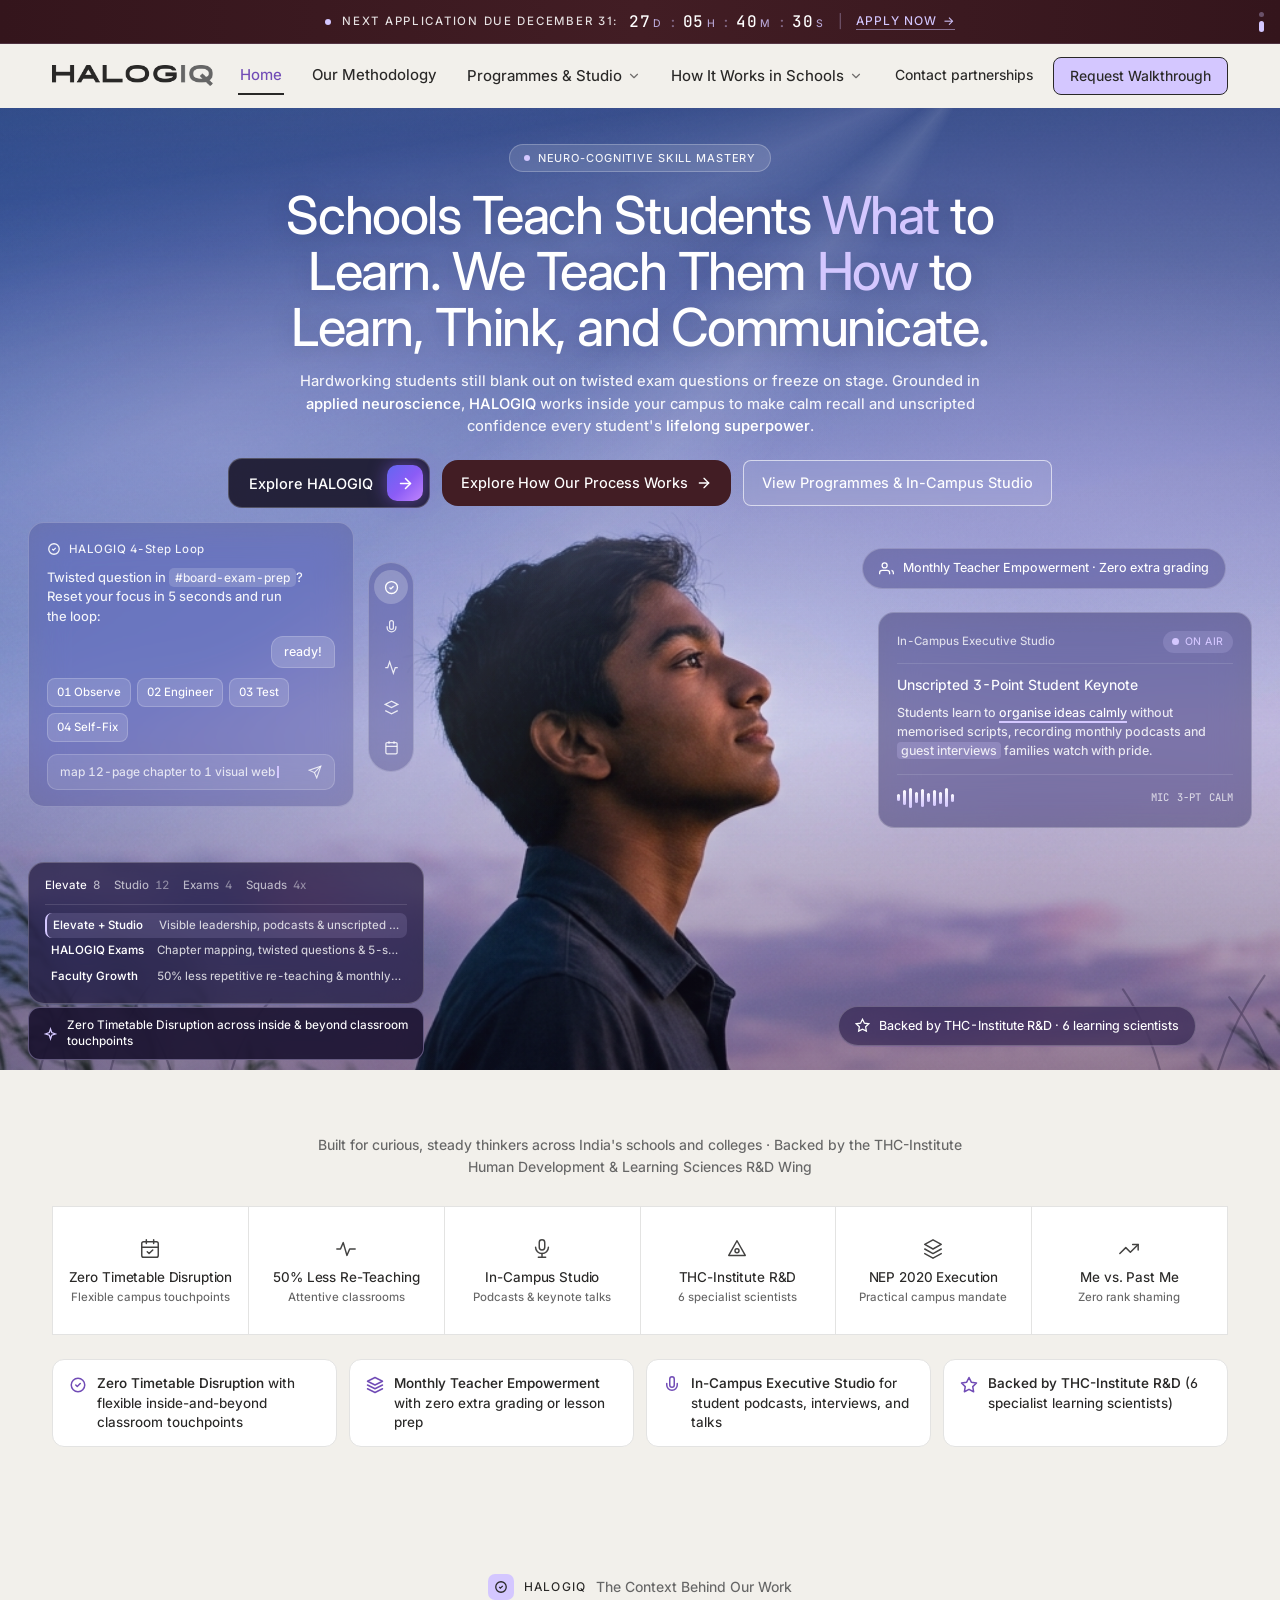
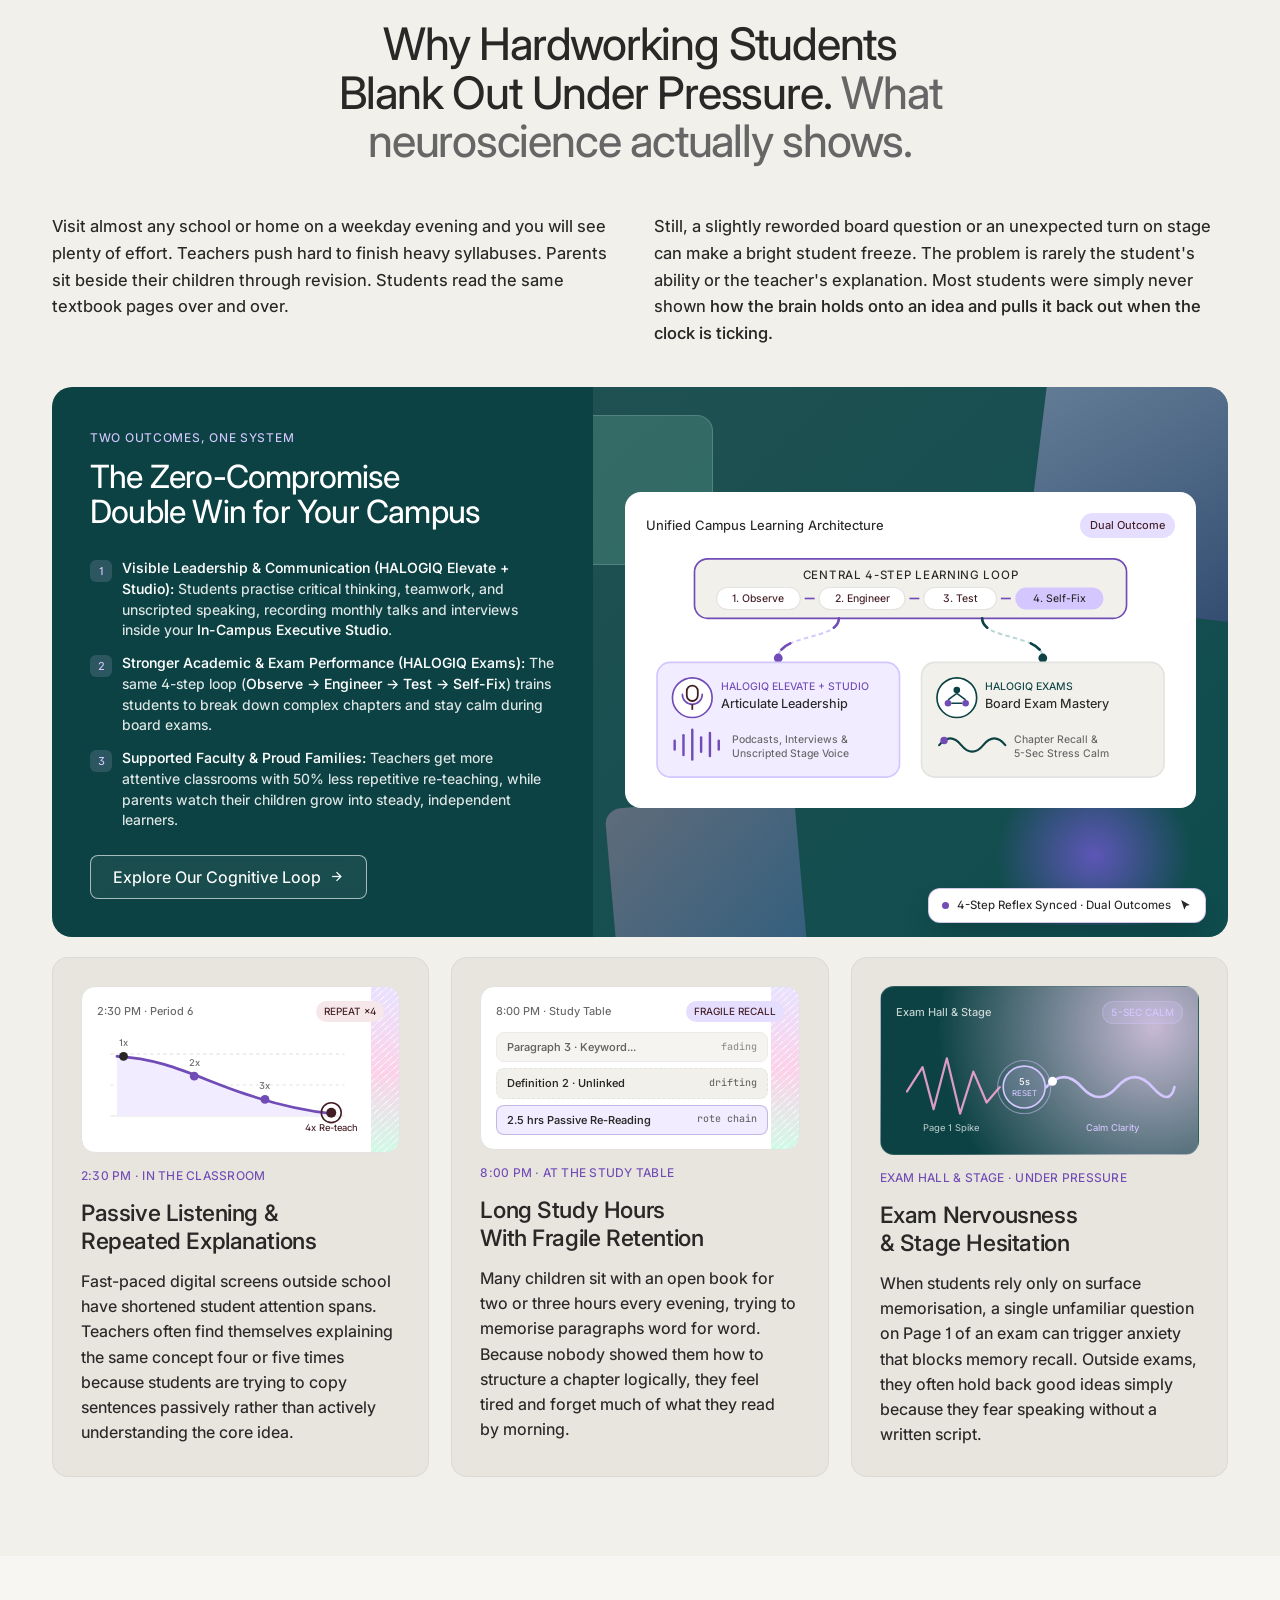
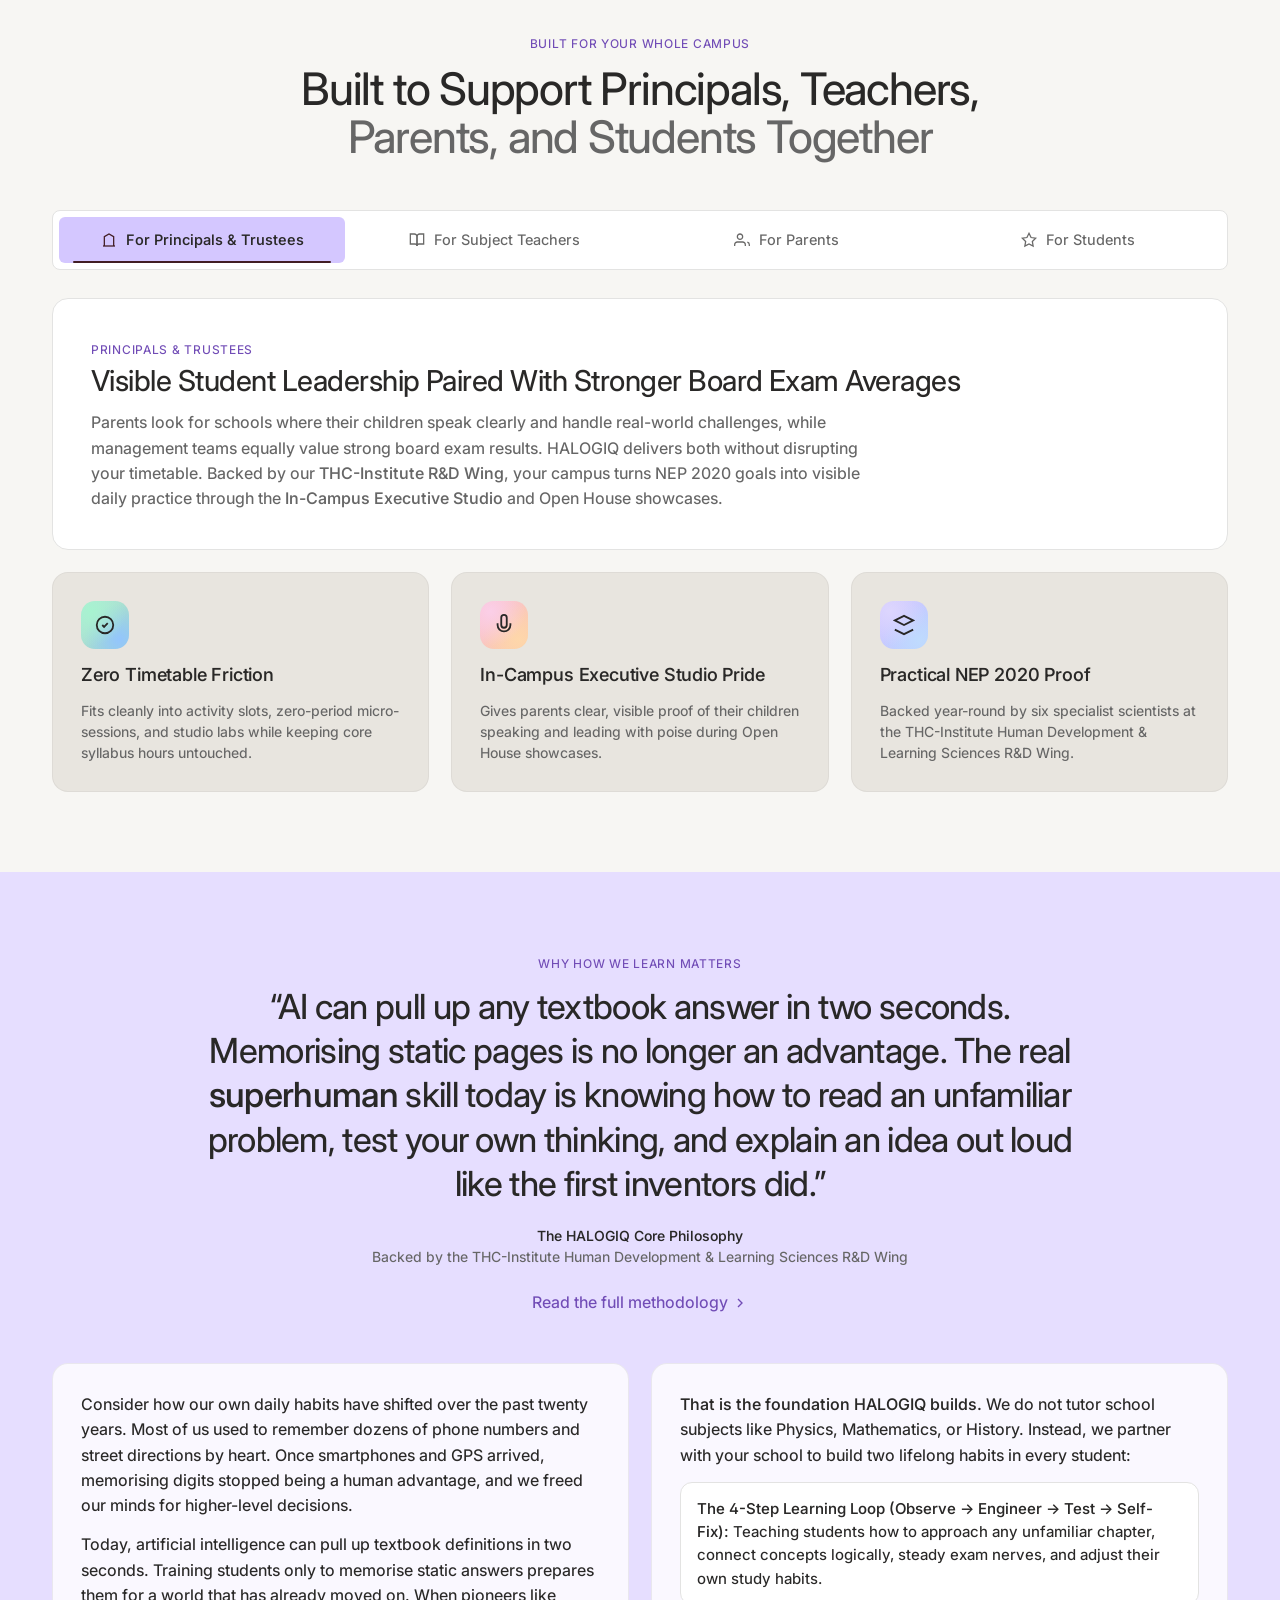
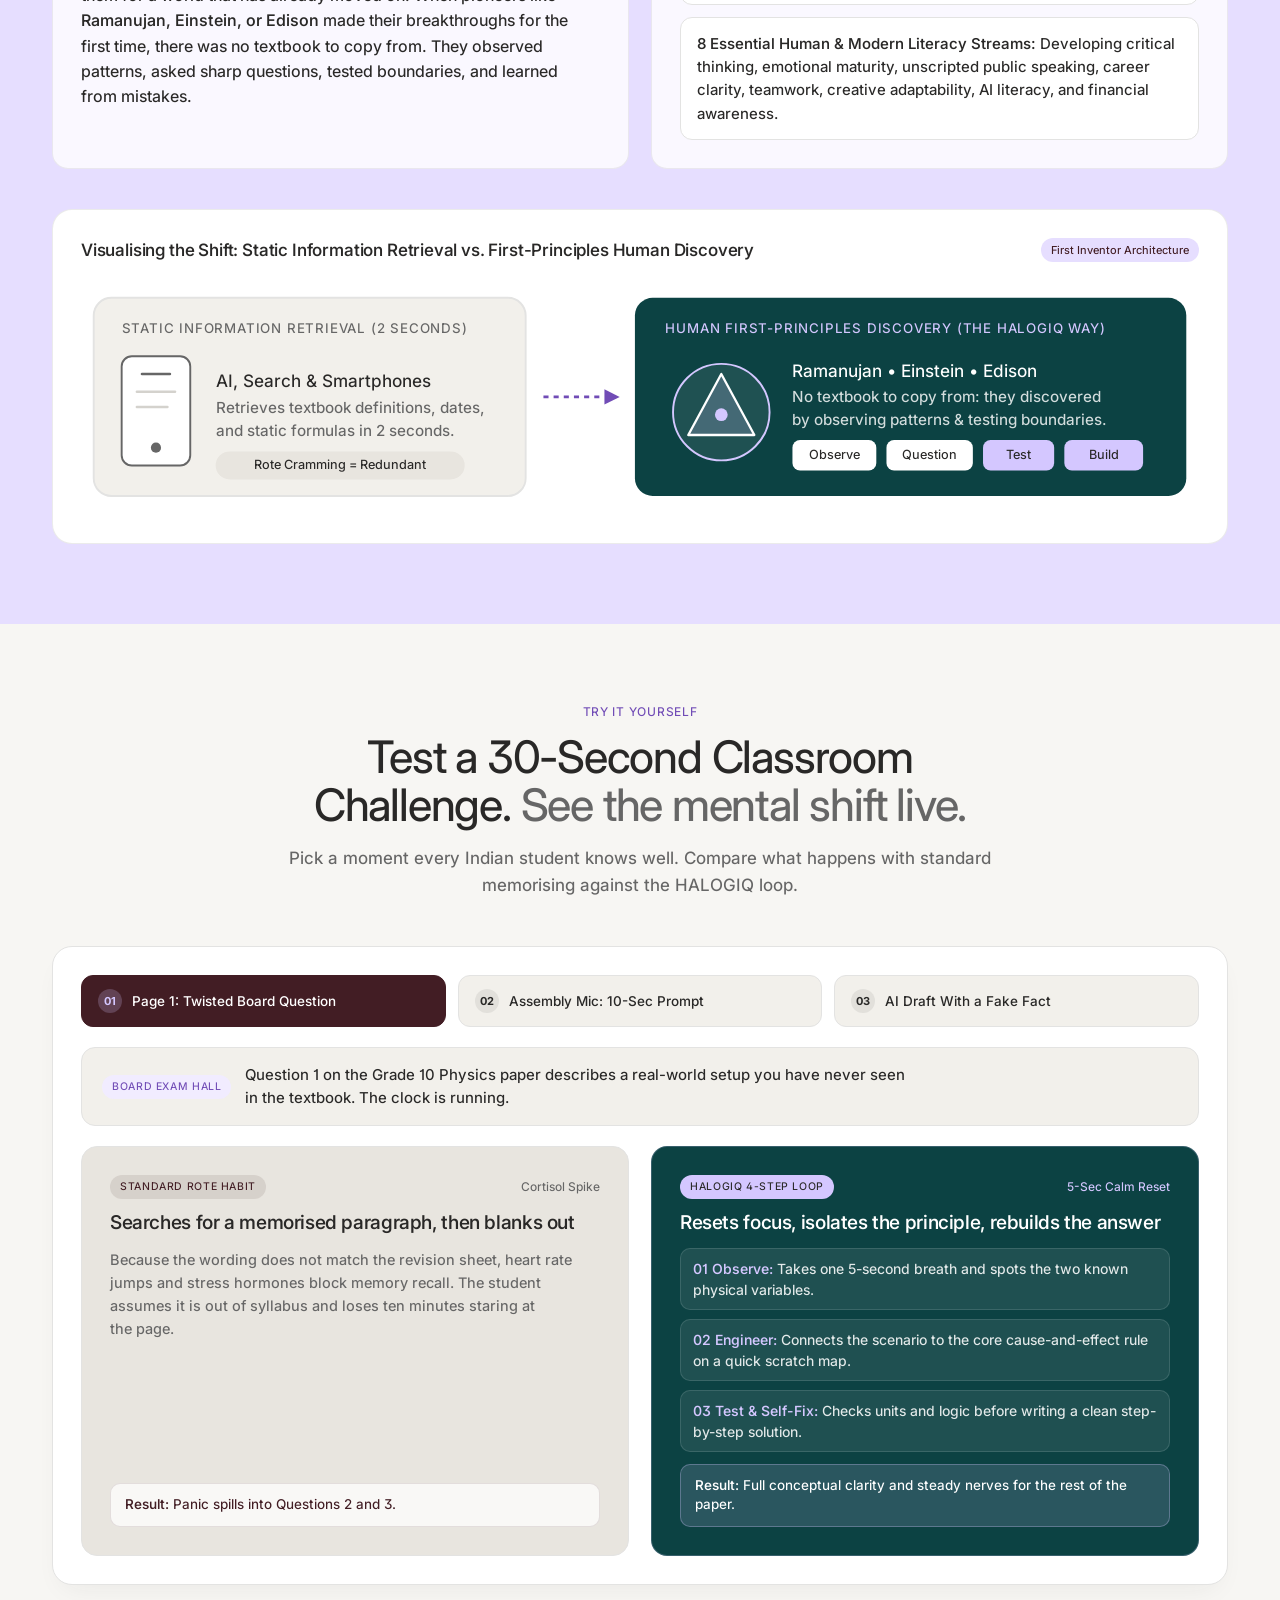
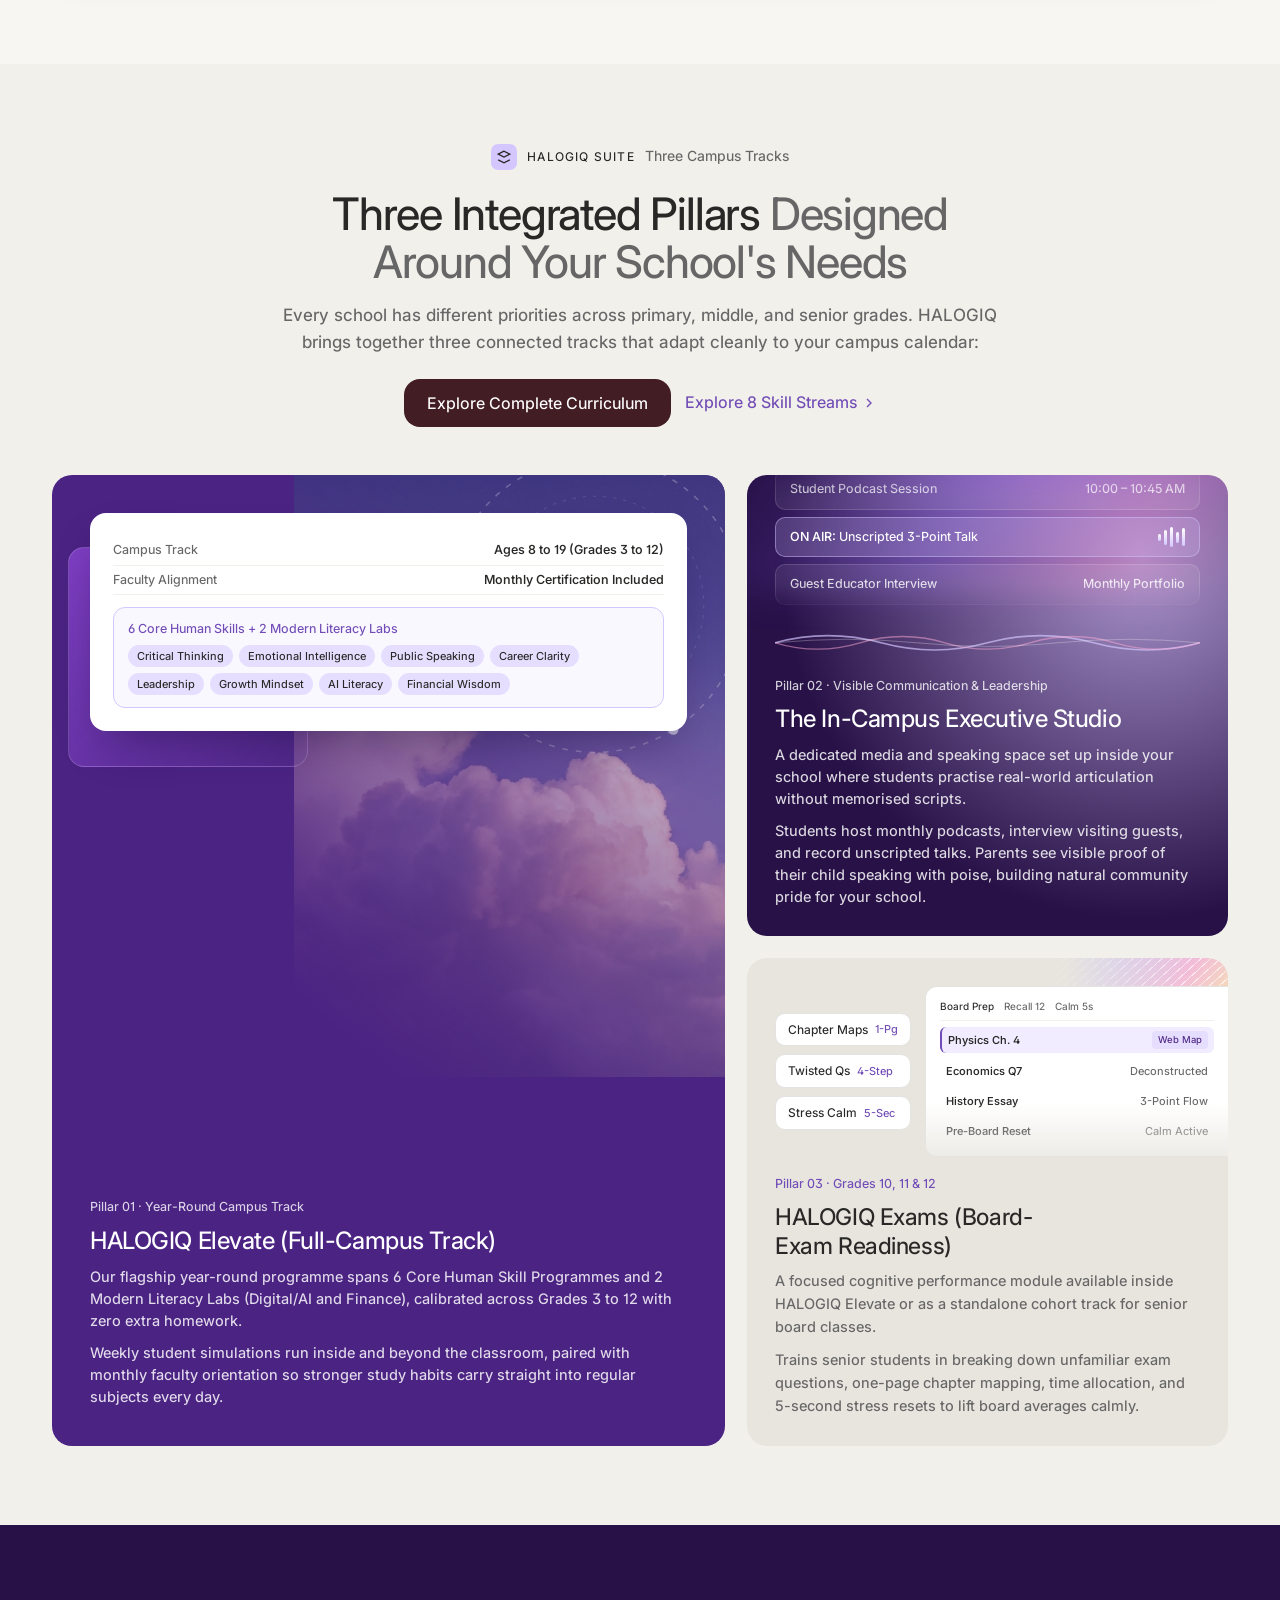
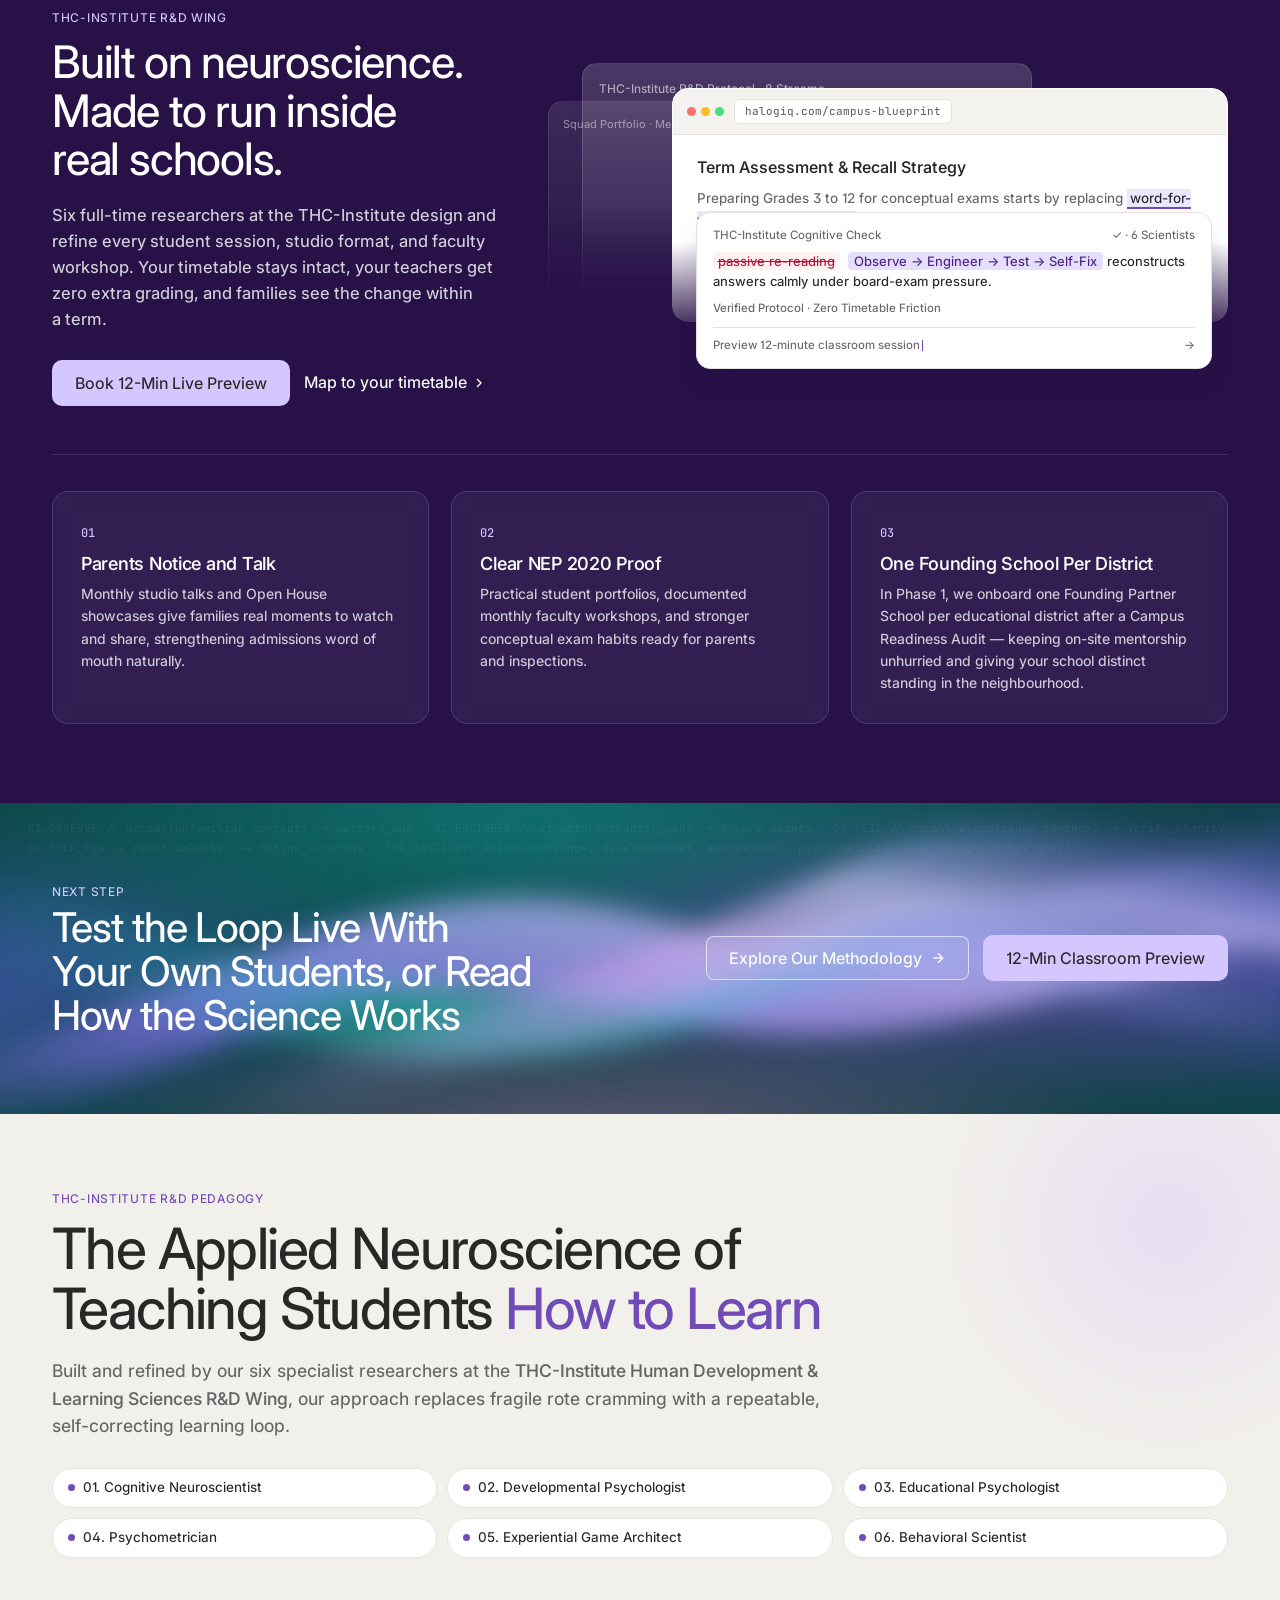
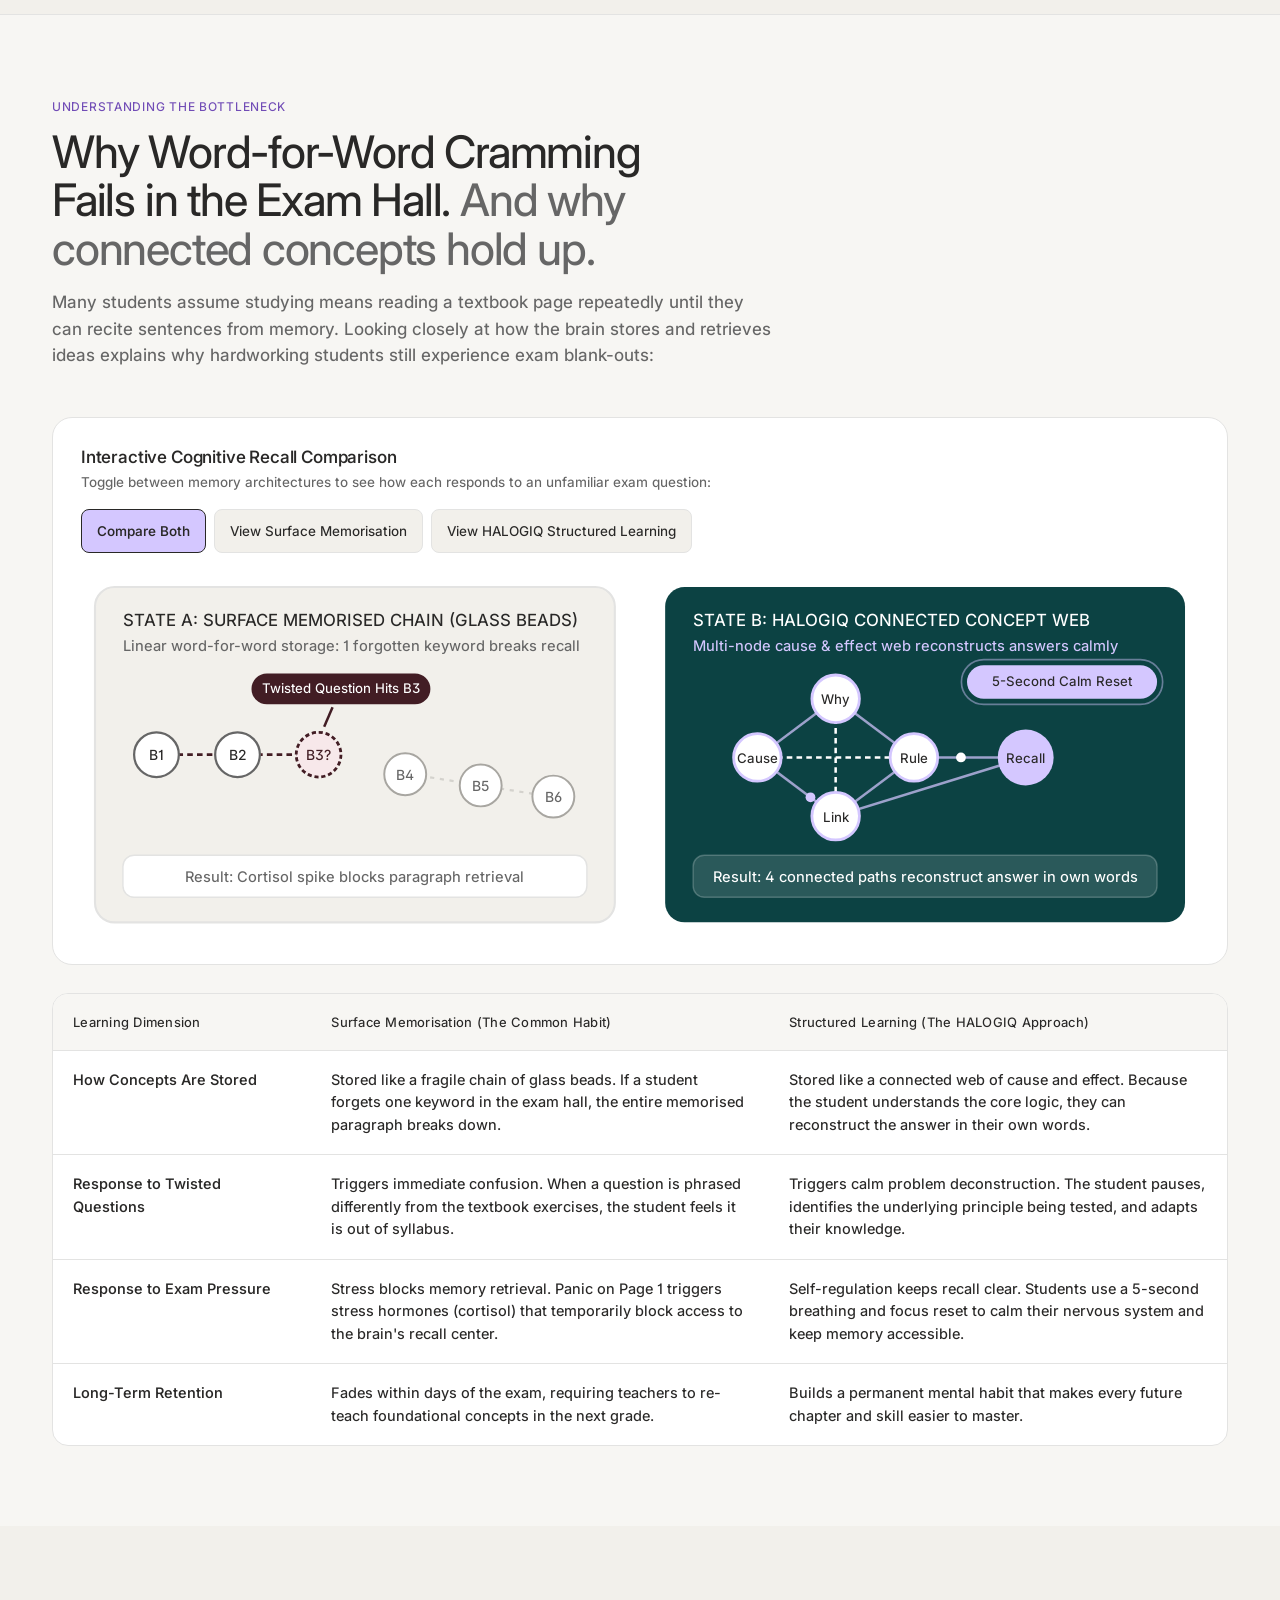
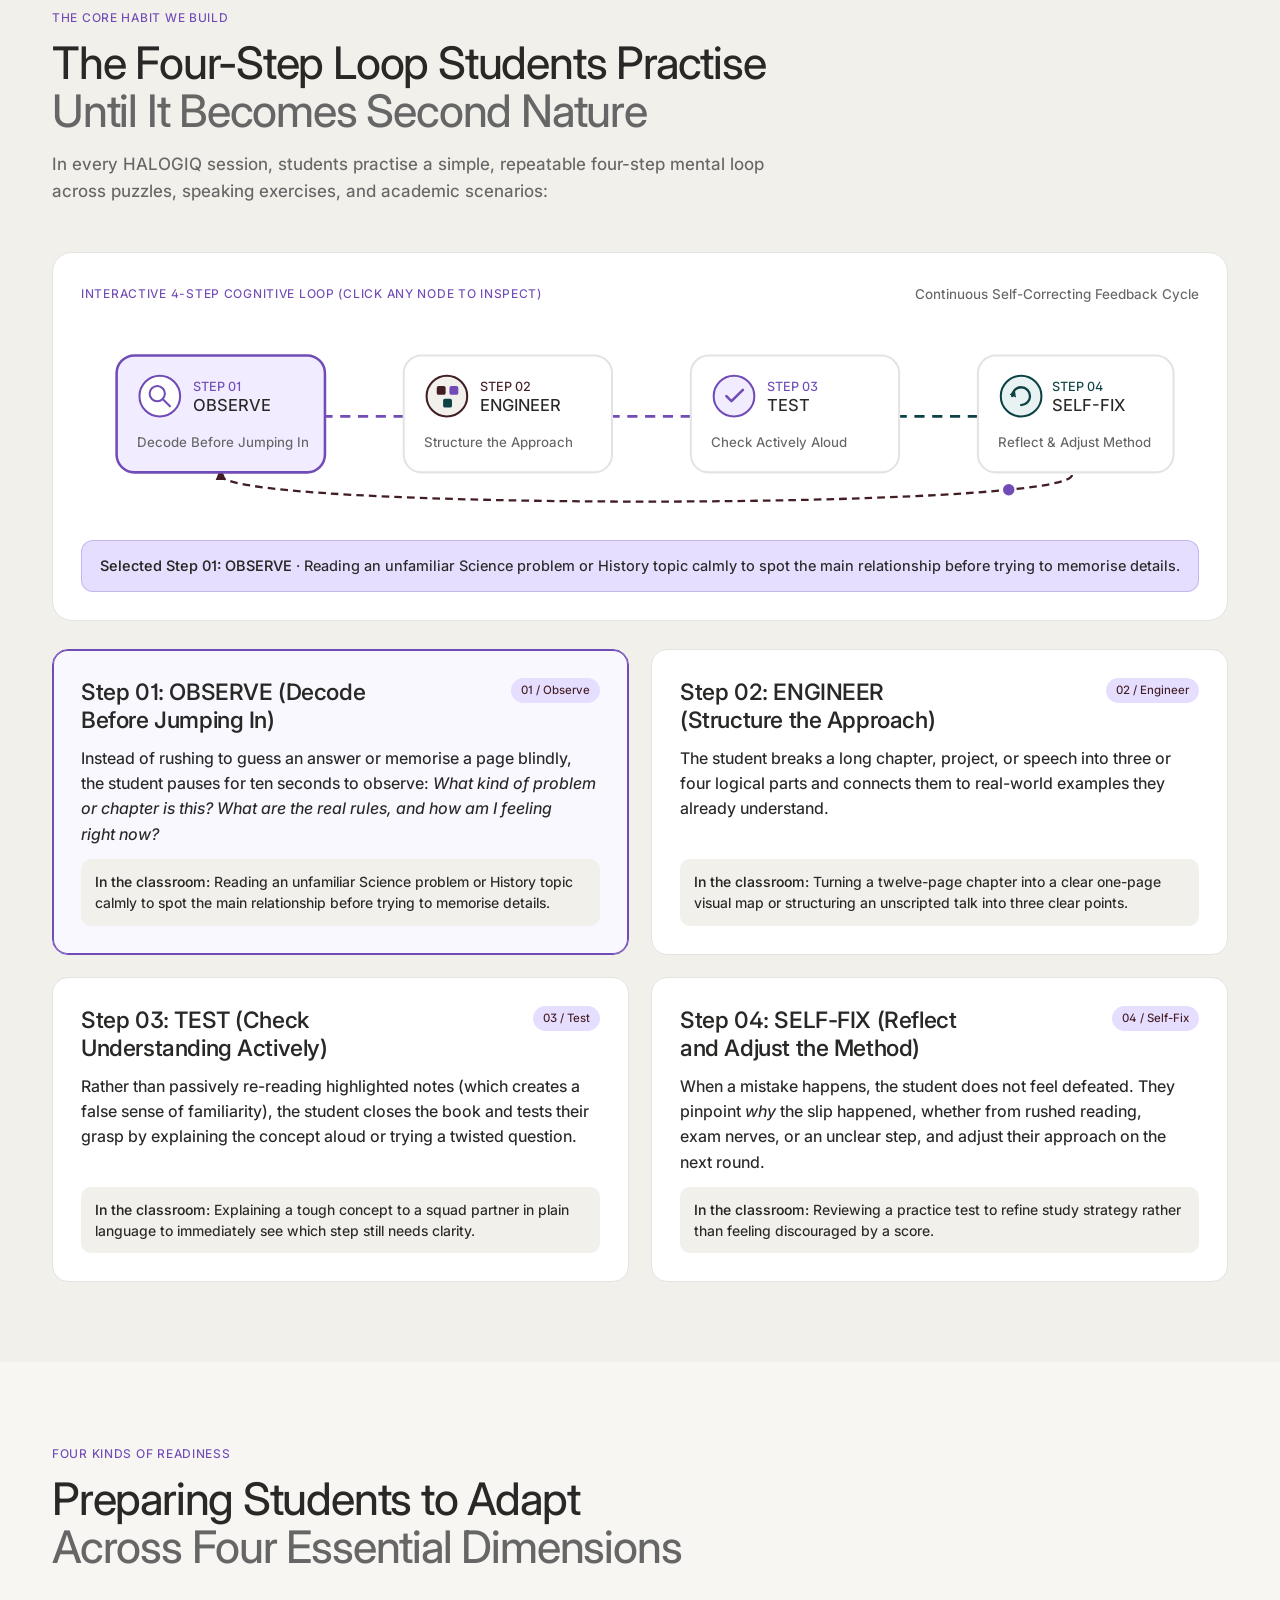
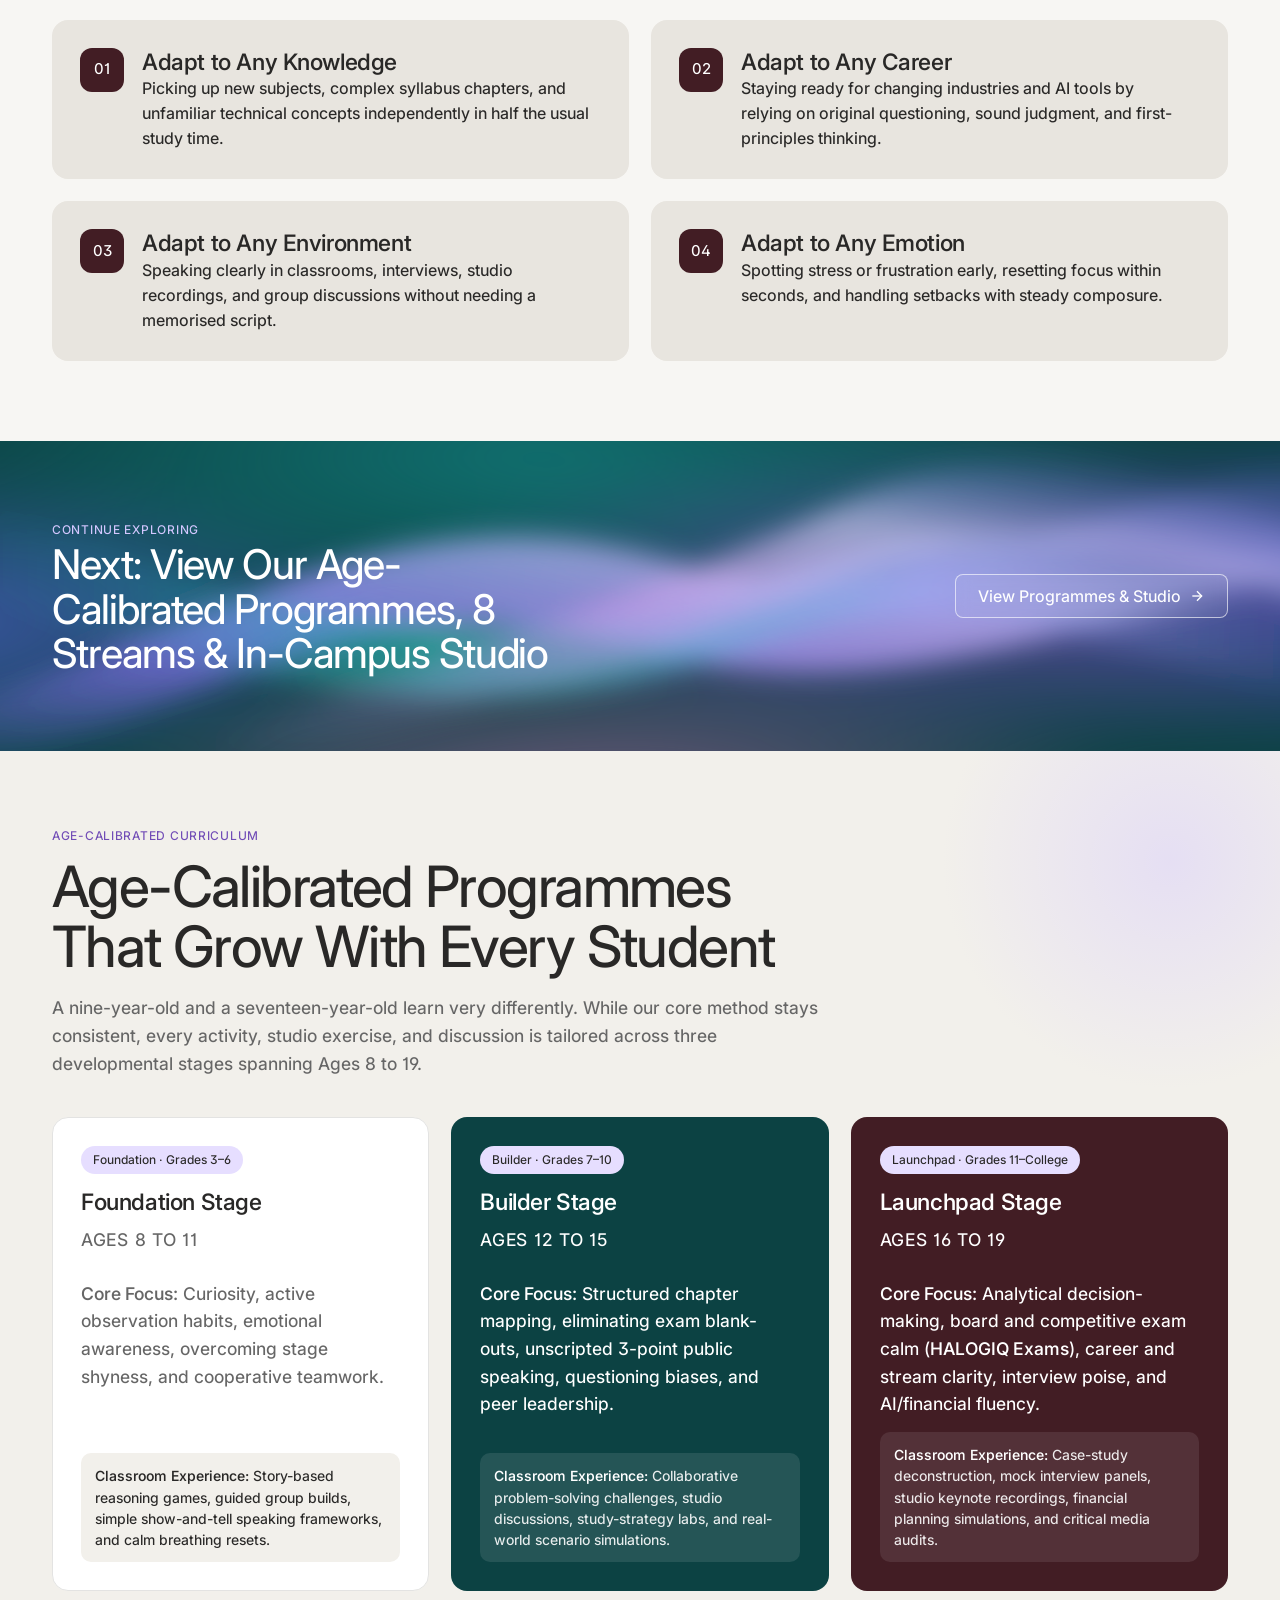
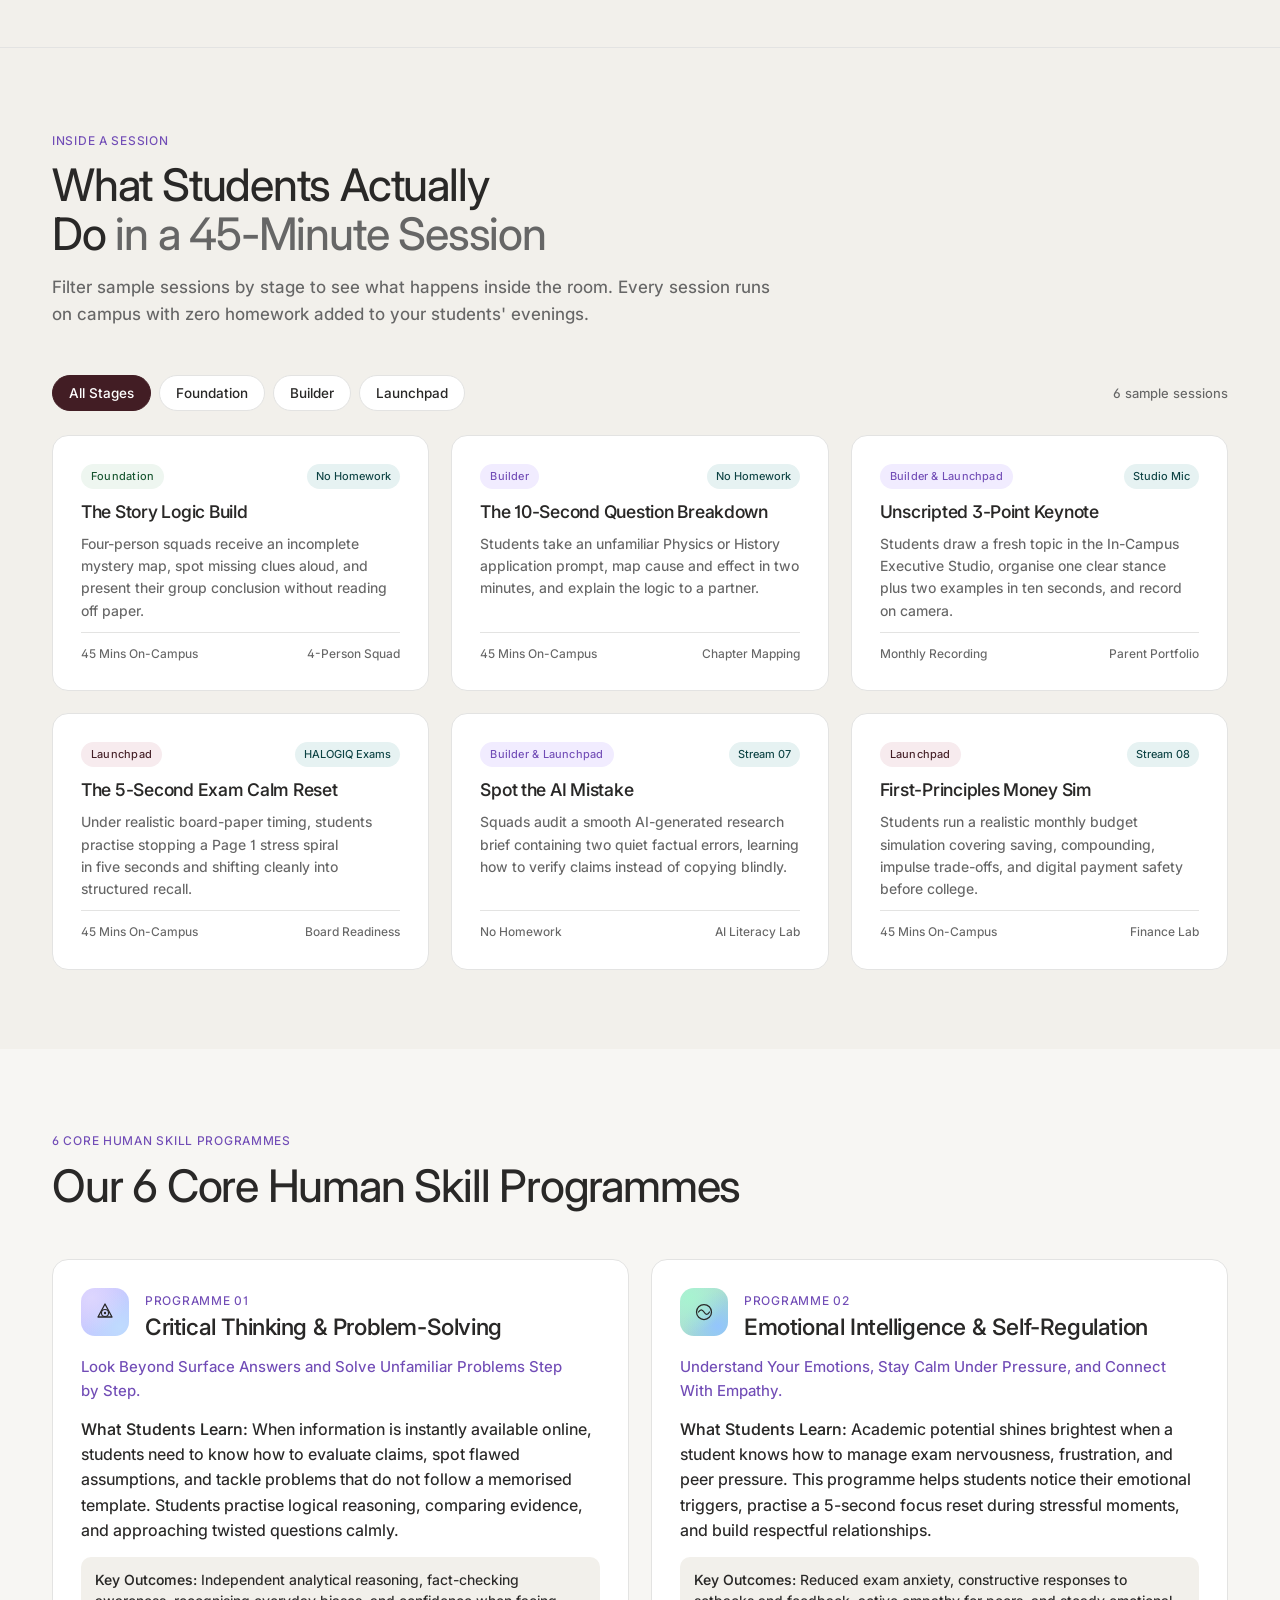
<file: index.html>
<!DOCTYPE html>
<html lang="en-IN">
<head>
  <meta charset="UTF-8" />
  <meta name="viewport" content="width=device-width, initial-scale=1.0, viewport-fit=cover" />
  <title>HALOGIQ | Applied Neuroscience &amp; Skill Mastery for Schools</title>
  <meta name="description" content="Applied neuroscience &amp; NEP 2020 life skills for Grades 3-12 schools in India. Build board exam calm, recall &amp; unscripted speaking via our Executive Studio." />
  <meta name="robots" content="index, follow, max-image-preview:large, max-snippet:-1, max-video-preview:-1" />
  <meta name="theme-color" content="#421d24" />
  <link rel="canonical" href="https://www.halogiq.com/" />

  <!-- Open Graph (WhatsApp, LinkedIn, Facebook) -->
  <meta property="og:locale" content="en_IN" />
  <meta property="og:type" content="website" />
  <meta property="og:site_name" content="HALOGIQ Education" />
  <meta property="og:url" content="https://www.halogiq.com/" />
  <meta property="og:title" content="HALOGIQ | Applied Neuroscience &amp; Skill Mastery for Schools" />
  <meta property="og:description" content="Applied neuroscience &amp; NEP 2020 life skills for Grades 3-12 schools in India. Build board exam calm, recall &amp; unscripted speaking via our Executive Studio." />
  <meta property="og:image" content="https://www.halogiq.com/og-image.png" />
  <meta property="og:image:width" content="1200" />
  <meta property="og:image:height" content="630" />
  <meta property="og:image:alt" content="HALOGIQ Education — Applied Neuroscience Learning, Board Exam Calm &amp; In-Campus Executive Studio for Indian Schools" />

  <!-- Twitter Card -->
  <meta name="twitter:card" content="summary_large_image" />
  <meta name="twitter:title" content="HALOGIQ | Applied Neuroscience &amp; Skill Mastery for Schools" />
  <meta name="twitter:description" content="Applied neuroscience &amp; NEP 2020 life skills for Grades 3-12 schools in India. Build board exam calm, recall &amp; unscripted speaking via our Executive Studio." />
  <meta name="twitter:image" content="https://www.halogiq.com/og-image.png" />
  <meta name="twitter:image:alt" content="HALOGIQ Education — Applied Neuroscience Learning &amp; In-Campus Executive Studio for Indian Schools" />

  <!-- Performance Preconnects & Non-Blocking Fonts + Hero LCP Preload -->
  <link rel="preconnect" href="https://fonts.googleapis.com" />
  <link rel="preconnect" href="https://fonts.gstatic.com" crossorigin />
  <link rel="preload" as="image" href="assets/hero-portrait.jpg" fetchpriority="high" />
  <link rel="preload" as="style" href="https://fonts.googleapis.com/css2?family=Inter:ital,opsz,wght@0,14..32,100..900;1,14..32,100..900&family=JetBrains+Mono:wght@400;500;600;700&display=swap" onload="this.onload=null;this.rel='stylesheet'" />
  <noscript>
    <link rel="stylesheet" href="https://fonts.googleapis.com/css2?family=Inter:ital,opsz,wght@0,14..32,100..900;1,14..32,100..900&family=JetBrains+Mono:wght@400;500;600;700&display=swap" />
    <style>.reveal-on-scroll{opacity:1!important;transform:none!important;}</style>
  </noscript>

  <link rel="icon" type="image/svg+xml" href="data:image/svg+xml,%3Csvg xmlns='http://www.w3.org/2000/svg' viewBox='0 0 128 128'%3E%3Crect width='128' height='128' rx='24' fill='%23421d24'/%3E%3Cpath d='M64 20C92 20 108 35 108 60C108 85 92 100 64 100C36 100 20 85 20 60C20 35 36 20 64 20ZM64 36C45 36 36 45 36 60C36 75 45 84 64 84C83 84 92 75 92 60C92 45 83 36 64 36Z' fill='%23d4c7ff' fill-rule='evenodd'/%3E%3Cpath d='M70 59L110 99L98 111L58 71Z' fill='%23ffffff'/%3E%3C/svg%3E" />
  <link rel="stylesheet" href="styles.css?v=21" />

  <!-- Structured Data: EducationalOrganization, WebSite & Leadership FAQPage -->
  <script type="application/ld+json">
  {
    "@context": "https://schema.org",
    "@graph": [
      {
        "@type": "EducationalOrganization",
        "@id": "https://www.halogiq.com/#organization",
        "name": "HALOGIQ Education",
        "alternateName": "HALOGIQ",
        "url": "https://www.halogiq.com/",
        "logo": {
          "@type": "ImageObject",
          "url": "https://www.halogiq.com/halogiq-logo.png",
          "width": 1024,
          "height": 140
        },
        "image": "https://www.halogiq.com/og-image.png",
        "description": "Applied neuroscience learning architecture for Grades 3-12 schools and colleges across India (Ages 8-19), backed by the THC-Institute Human Development & Learning Sciences R&D Wing. Delivering HALOGIQ Elevate, HALOGIQ Exams, the In-Campus Executive Studio, and NEP 2020 life-skills implementation.",
        "telephone": "+91-94813-69078",
        "email": "partnership@halogiq.com",
        "areaServed": {
          "@type": "Country",
          "name": "India"
        },
        "department": {
          "@type": "ResearchOrganization",
          "name": "THC-Institute Human Development & Learning Sciences R&D Wing"
        },
        "contactPoint": {
          "@type": "ContactPoint",
          "telephone": "+91-94813-69078",
          "email": "partnership@halogiq.com",
          "contactType": "school partnerships",
          "areaServed": "IN",
          "availableLanguage": ["en", "en-IN"]
        },
        "knowsAbout": [
          "Applied neuroscience learning for schools India",
          "NEP 2020 life skills curriculum",
          "Student public speaking and communication program",
          "Board exam stress management and cognitive recall",
          "Critical thinking and AI literacy for students",
          "School partnership programs India"
        ]
      },
      {
        "@type": "WebSite",
        "@id": "https://www.halogiq.com/#website",
        "url": "https://www.halogiq.com/",
        "name": "HALOGIQ Education",
        "inLanguage": "en-IN",
        "publisher": {
          "@id": "https://www.halogiq.com/#organization"
        }
      },
      {
        "@type": "FAQPage",
        "@id": "https://www.halogiq.com/#faq",
        "mainEntity": [
          {
            "@type": "Question",
            "name": "Will partnering with HALOGIQ disrupt our packed CBSE, ICSE, or State Board timetable?",
            "acceptedAnswer": {
              "@type": "Answer",
              "text": "No. Our model fits into existing life-skill, library, or activity slots alongside beyond-the-classroom studio sessions. Because students learn how to focus and absorb ideas faster, subject teachers actually save teaching time that used to go into repeating chapters."
            }
          },
          {
            "@type": "Question",
            "name": "Does this create extra lesson planning or grading work for our teachers?",
            "acceptedAnswer": {
              "@type": "Answer",
              "text": "Zero extra workload falls on your faculty. HALOGIQ brings every session guide, activity sheet, studio prompt, and student growth portfolio. Your teachers teach calmer classrooms and earn recognized monthly development credentials."
            }
          },
          {
            "@type": "Question",
            "name": "How do you make sure public speaking and leadership do not distract from board exam marks?",
            "acceptedAnswer": {
              "@type": "Answer",
              "text": "Both outcomes rely on the exact same mental habit. When a student practises our Observe → Engineer → Test → Self-Fix loop, they use it to structure an unscripted talk in the Studio and to break down a tough Physics or Economics chapter in HALOGIQ Exams. Schools see confident speakers and stronger board averages together."
            }
          },
          {
            "@type": "Question",
            "name": "How is HALOGIQ different from one-day seminars or memory-trick workshops?",
            "acceptedAnswer": {
              "@type": "Answer",
              "text": "One-day seminars create a short burst of energy that fades by Monday, and memory-trick workshops still lean on rote shortcuts. HALOGIQ is a year-round, neuroscience-backed campus system built by the THC-Institute R&D Wing so study habits, exam calm, and speaking skills actually stick."
            }
          },
          {
            "@type": "Question",
            "name": "How does HALOGIQ help strengthen parent trust and school admissions?",
            "acceptedAnswer": {
              "@type": "Answer",
              "text": "Parents rarely see what happens inside ordinary worksheets, but they can watch their own child speak clearly in monthly studio recordings and live Open House showcases. When families share those moments with other parents in the neighbourhood, admissions word of mouth grows on its own."
            }
          }
        ]
      }
    ]
  }
  </script>
</head>
<body>

  <!-- Shared SVG Filters & Silk Aurora Ribbon Gradients (Zero Duplicate IDs) -->
  <svg width="0" height="0" style="position:absolute;overflow:hidden;pointer-events:none" aria-hidden="true" focusable="false">
    <defs>
      <filter id="auroraRibbonBlur" x="-15%" y="-25%" width="130%" height="150%">
        <feGaussianBlur stdDeviation="14" />
      </filter>
      <linearGradient id="ribbonGradViolet" x1="0%" y1="100%" x2="100%" y2="0%">
        <stop offset="0%" stop-color="#4b2383" stop-opacity="0" />
        <stop offset="32%" stop-color="#7c3aed" stop-opacity="0.88" />
        <stop offset="68%" stop-color="#c4b5fd" stop-opacity="0.72" />
        <stop offset="100%" stop-color="#6366f1" stop-opacity="0" />
      </linearGradient>
      <linearGradient id="ribbonGradCyan" x1="0%" y1="50%" x2="100%" y2="50%">
        <stop offset="0%" stop-color="#0c4243" stop-opacity="0" />
        <stop offset="35%" stop-color="#14b8a6" stop-opacity="0.65" />
        <stop offset="70%" stop-color="#818cf8" stop-opacity="0.72" />
        <stop offset="100%" stop-color="#0c4243" stop-opacity="0" />
      </linearGradient>
      <linearGradient id="ribbonGradOrchid" x1="15%" y1="100%" x2="85%" y2="0%">
        <stop offset="0%" stop-color="#714cb6" stop-opacity="0" />
        <stop offset="45%" stop-color="#e879f9" stop-opacity="0.52" />
        <stop offset="75%" stop-color="#d4c7ff" stop-opacity="0.65" />
        <stop offset="100%" stop-color="#4f46e5" stop-opacity="0" />
      </linearGradient>
    </defs>
  </svg>

  <!-- Skip to Main Content Link -->
  <a href="#mainContent" class="skip-link">Skip to main content</a>

  <!-- Polite Screen-Reader Route Announcer -->
  <div id="routeAnnouncer" class="sr-only" aria-live="polite" aria-atomic="true"></div>

  <!-- ========================================================================
       DUAL ROTATING ANNOUNCEMENT BANNER (MIDNIGHT WINE #421d24 — SWIPE UP)
       Slide 1: Institutional Positioning | Slide 2: Live Quarterly Countdown
       ======================================================================== -->
  <div class="announcement-banner" id="announcementBanner" role="region" aria-label="Campus Partnership and Application Announcements" data-active-slide="0">
    <div class="announcement-viewport">
      <!-- Slide 1: Institutional Positioning -->
      <div class="announcement-slide is-active" id="anncSlide0" data-slide-index="0" aria-hidden="false">
        <div class="announcement-inner announcement-inner-brand">
          <span class="announcement-icon" aria-hidden="true">
            <svg width="13" height="13" viewBox="0 0 24 24" fill="none" stroke="currentColor" stroke-width="2.4" stroke-linecap="round" stroke-linejoin="round"><polygon points="12 2 15.09 8.26 22 9.27 17 14.14 18.18 21.02 12 17.77 5.82 21.02 7 14.14 2 9.27 8.91 8.26 12 2"/></svg>
          </span>
          <span class="announcement-text announcement-text-desktop">On-Site Learning &amp; Studio for Schools &amp; Colleges</span>
          <span class="announcement-text announcement-text-mobile">On-Site Learning &amp; Studio</span>
          <a href="#partner" class="announcement-cta" data-nav="partner">
            <span class="announcement-cta-desktop">Request a Curriculum Walkthrough</span>
            <span class="announcement-cta-mobile">Walkthrough</span>
            <span aria-hidden="true">&rarr;</span>
          </a>
        </div>
      </div>

      <!-- Slide 2: Astra Nova-Inspired Live Quarterly Application Countdown (Jan-Dec) -->
      <div class="announcement-slide is-waiting" id="anncSlide1" data-slide-index="1" aria-hidden="true">
        <div class="announcement-inner announcement-inner-countdown">
          <span class="annc-live-dot" aria-hidden="true"></span>
          <span class="annc-deadline-label">
            Next Application Due <span id="anncDeadlineFull">December 31</span>:
          </span>
          <div class="annc-clock" aria-label="Time remaining until quarterly application deadline">
            <span class="annc-digit" id="anncDays">00</span><span class="annc-unit">D</span>
            <span class="annc-sep" aria-hidden="true">:</span>
            <span class="annc-digit" id="anncHours">00</span><span class="annc-unit">H</span>
            <span class="annc-sep" aria-hidden="true">:</span>
            <span class="annc-digit" id="anncMinutes">00</span><span class="annc-unit">M</span>
            <span class="annc-sep" aria-hidden="true">:</span>
            <span class="annc-digit" id="anncSeconds">00</span><span class="annc-unit annc-unit-last">S</span>
          </div>
          <span class="annc-pipe" aria-hidden="true">|</span>
          <a href="https://opnform.com/forms/halogiq-school-application-form-kahph5" target="_blank" rel="noopener noreferrer" class="annc-apply-cta" tabindex="-1">
            <span>Apply Now</span>
            <span aria-hidden="true">&rarr;</span>
          </a>
          <a href="https://opnform.com/forms/halogiq-school-application-form-kahph5" target="_blank" rel="noopener noreferrer" class="annc-apply-cta-mobile" id="anncMobileCta" tabindex="-1" aria-label="Apply by December 31">
            <span class="annc-u">Apply</span> by <span id="anncDeadlineShort">DEC 31</span>
          </a>
        </div>
      </div>
    </div>

    <!-- Desktop Subtle Vertical Slide Switcher Pips -->
    <div class="announcement-pips" role="tablist" aria-label="Switch announcement banner">
      <button type="button" class="announcement-pip is-active" data-slide-target="0" role="tab" aria-selected="true" aria-controls="anncSlide0" aria-label="Show campus partnership announcement"></button>
      <button type="button" class="announcement-pip" data-slide-target="1" role="tab" aria-selected="false" aria-controls="anncSlide1" aria-label="Show quarterly application deadline countdown"></button>
    </div>
  </div>

  <!-- ========================================================================
       STICKY TRANSLUCENT NAVIGATION HEADER (BACKDROP BLUR + SUPERHUMAN DROPDOWNS)
       ======================================================================== -->
  <header class="site-header" id="siteHeader" role="banner">
    <div class="container header-inner">
      <a href="#home" class="brand-link" data-nav="home" aria-label="HALOGIQ Home">
        <img src="assets/halogiq-logo-dark.png" alt="HALOGIQ Education — Applied Neuroscience Learning for Indian Schools" class="halogiq-wordmark halogiq-wordmark-header" width="161" height="22" decoding="async" fetchpriority="high" />
      </a>

      <nav class="main-nav" aria-label="Primary Navigation">
        <a href="#home" class="nav-link active" data-nav="home" aria-current="page">Home</a>
        <a href="#methodology" class="nav-link" data-nav="methodology">Our Methodology</a>

        <!-- Superhuman-Style Dropdown: Programmes & Studio -->
        <div class="nav-item" data-dropdown="programmes">
          <button type="button" class="nav-dropdown-trigger" data-nav-group="programmes" aria-expanded="false" aria-haspopup="true">
            <span>Programmes &amp; Studio</span>
            <svg class="nav-caret" width="14" height="14" viewBox="0 0 24 24" fill="none" stroke="currentColor" stroke-width="2" stroke-linecap="round" stroke-linejoin="round" aria-hidden="true"><polyline points="6 9 12 15 18 9"/></svg>
          </button>
          <div class="nav-dropdown-menu" role="menu">
            <a href="#programmes" class="dropdown-menu-item" role="menuitem" data-nav="programmes">
              <span class="dropdown-item-icon mesh-lavender" aria-hidden="true">
                <svg width="16" height="16" viewBox="0 0 24 24" fill="none" stroke="currentColor" stroke-width="2"><path d="M12 2L2 7l10 5 10-5-10-5z"/><path d="M2 17l10 5 10-5"/><path d="M2 12l10 5 10-5"/></svg>
              </span>
              <span>
                <span class="dropdown-item-title">Age-Calibrated Tracks (Ages 8–19)</span>
                <span class="dropdown-item-desc">Foundation, Builder &amp; Launchpad stages</span>
              </span>
            </a>
            <a href="#sec-programs-core" class="dropdown-menu-item" role="menuitem" data-nav="programmes" data-scroll-to="sec-programs-core">
              <span class="dropdown-item-icon mesh-mint" aria-hidden="true">
                <svg width="16" height="16" viewBox="0 0 24 24" fill="none" stroke="currentColor" stroke-width="2"><polygon points="12 2 2 7 12 12 22 7 12 2"/><polyline points="2 17 12 22 22 17"/></svg>
              </span>
              <span>
                <span class="dropdown-item-title">6 Core Human Skill Programmes</span>
                <span class="dropdown-item-desc">Critical thinking, EQ, speaking, leadership</span>
              </span>
            </a>
            <a href="#sec-literacy-labs" class="dropdown-menu-item" role="menuitem" data-nav="programmes" data-scroll-to="sec-literacy-labs">
              <span class="dropdown-item-icon mesh-peach" aria-hidden="true">
                <svg width="16" height="16" viewBox="0 0 24 24" fill="none" stroke="currentColor" stroke-width="2"><rect x="3" y="11" width="18" height="11" rx="2"/><path d="M7 11V7a5 5 0 0 1 10 0v4"/></svg>
              </span>
              <span>
                <span class="dropdown-item-title">Modern Literacy Labs (AI &amp; Finance)</span>
                <span class="dropdown-item-desc">Streams 07 &amp; 08 for real-world readiness</span>
              </span>
            </a>
            <a href="#sec-campus-studio" class="dropdown-menu-item" role="menuitem" data-nav="programmes" data-scroll-to="sec-campus-studio">
              <span class="dropdown-item-icon mesh-wine-blush" aria-hidden="true">
                <svg width="16" height="16" viewBox="0 0 24 24" fill="none" stroke="currentColor" stroke-width="2"><path d="M12 1a3 3 0 0 0-3 3v8a3 3 0 0 0 6 0V4a3 3 0 0 0-3-3z"/><path d="M19 10v2a7 7 0 0 1-14 0v-2"/></svg>
              </span>
              <span>
                <span class="dropdown-item-title">In-Campus Executive Studio</span>
                <span class="dropdown-item-desc">Student podcasts, talks &amp; Squad Badges</span>
              </span>
            </a>
          </div>
        </div>

        <!-- Superhuman-Style Dropdown: How It Works in Schools -->
        <div class="nav-item" data-dropdown="schools">
          <button type="button" class="nav-dropdown-trigger" data-nav-group="schools" aria-expanded="false" aria-haspopup="true">
            <span>How It Works in Schools</span>
            <svg class="nav-caret" width="14" height="14" viewBox="0 0 24 24" fill="none" stroke="currentColor" stroke-width="2" stroke-linecap="round" stroke-linejoin="round" aria-hidden="true"><polyline points="6 9 12 15 18 9"/></svg>
          </button>
          <div class="nav-dropdown-menu" role="menu">
            <a href="#sec-tier-architecture" class="dropdown-menu-item" role="menuitem" data-nav="schools" data-scroll-to="sec-tier-architecture">
              <span class="dropdown-item-icon mesh-mint" aria-hidden="true">
                <svg width="16" height="16" viewBox="0 0 24 24" fill="none" stroke="currentColor" stroke-width="2"><path d="M12 2L2 7l10 5 10-5-10-5z"/><path d="M2 17l10 5 10-5"/></svg>
              </span>
              <span>
                <span class="dropdown-item-title">3-Tier Institutional Support</span>
                <span class="dropdown-item-desc">THC-Institute R&amp;D, Faculty &amp; Studio Delivery</span>
              </span>
            </a>
            <a href="#sec-pathways" class="dropdown-menu-item" role="menuitem" data-nav="schools" data-scroll-to="sec-pathways">
              <span class="dropdown-item-icon mesh-lavender" aria-hidden="true">
                <svg width="16" height="16" viewBox="0 0 24 24" fill="none" stroke="currentColor" stroke-width="2"><polyline points="22 12 18 12 15 21 9 3 6 12 2 12"/></svg>
              </span>
              <span>
                <span class="dropdown-item-title">Elevate &amp; Exams Pathways</span>
                <span class="dropdown-item-desc">Full-campus vs. Senior Board Cohort tracks</span>
              </span>
            </a>
            <a href="#sec-faq" class="dropdown-menu-item" role="menuitem" data-nav="schools" data-scroll-to="sec-faq">
              <span class="dropdown-item-icon mesh-peach" aria-hidden="true">
                <svg width="16" height="16" viewBox="0 0 24 24" fill="none" stroke="currentColor" stroke-width="2"><circle cx="12" cy="12" r="10"/><path d="M9.09 9a3 3 0 0 1 5.83 1c0 2-3 3-3 3"/><line x1="12" y1="17" x2="12.01" y2="17"/></svg>
              </span>
              <span>
                <span class="dropdown-item-title">Leadership FAQ</span>
                <span class="dropdown-item-desc">Timetable friction, faculty workload &amp; boards</span>
              </span>
            </a>
          </div>
        </div>
      </nav>

      <div class="header-actions">
        <a href="#partner" class="btn-ghost" data-nav="partner">Contact partnerships</a>
        <a href="#partner" id="headerWalkthroughCta" class="btn btn-lilac-outline" data-nav="partner">Request Walkthrough</a>
        <button type="button" class="mobile-menu-toggle" id="mobileMenuToggle" aria-expanded="false" aria-controls="mobileNavDrawer" aria-label="Toggle navigation menu">
          <svg width="20" height="20" viewBox="0 0 24 24" fill="none" stroke="currentColor" stroke-width="2" stroke-linecap="round" aria-hidden="true">
            <line x1="3" y1="6" x2="21" y2="6" />
            <line x1="3" y1="12" x2="21" y2="12" />
            <line x1="3" y1="18" x2="21" y2="18" />
          </svg>
        </button>
      </div>
    </div>

    <!-- Mobile Slide-Down Drawer -->
    <div class="mobile-nav-drawer" id="mobileNavDrawer" aria-label="Mobile Navigation">
      <ul class="mobile-nav-list">
        <li><a href="#home" class="mobile-nav-link active" data-nav="home">Home</a></li>
        <li><a href="#methodology" class="mobile-nav-link" data-nav="methodology">Our Methodology</a></li>
        <li><a href="#programmes" class="mobile-nav-link" data-nav="programmes">Programmes &amp; Studio</a></li>
        <li><a href="#schools" class="mobile-nav-link" data-nav="schools">How It Works in Schools</a></li>
        <li><a href="#partner" class="mobile-nav-link" data-nav="partner">Partner With Us</a></li>
      </ul>
      <a href="#partner" class="btn btn-primary btn-block" data-nav="partner">Request a Curriculum Walkthrough</a>
    </div>
  </header>

  <!-- Mobile Navigation Backdrop Scrim -->
  <div class="mobile-nav-backdrop" id="mobileNavBackdrop" aria-hidden="true"></div>

  <main id="mainContent" role="main">

    <!-- ======================================================================
         PAGE 1: HOME PAGE (#home) — SUPERHUMAN EDITORIAL CLONE ARCHITECTURE
         ====================================================================== -->
    <article id="home" class="page-view active" data-route="home">

      <!-- BAND 1: FULL-BLEED GOLDEN-HOUR HERO WITH 7 FLOATING FROSTED GLASS UI CARDS -->
      <section class="sh-hero" aria-label="HALOGIQ Hero">
        <!-- Cinematic Twilight Photography + Moving Cloud Atmosphere + Volumetric Rays -->
        <div class="sh-hero-bg" aria-hidden="true">
          <img src="assets/hero-portrait.jpg" alt="Confident Indian school student demonstrating calm exam focus and articulation through HALOGIQ applied neuroscience learning architecture" class="sh-hero-photo" width="1376" height="768" fetchpriority="high" decoding="async" />
          <div class="sh-hero-atmosphere"></div>
          <div class="sh-hero-cloud-shimmer"></div>
          <div class="sh-hero-rays"></div>
        </div>

        <!-- Subtle Swaying Prairie Horizon Grass Silhouette -->
        <svg class="sh-hero-grass" viewBox="0 0 1440 120" preserveAspectRatio="none" fill="none" xmlns="http://www.w3.org/2000/svg" aria-hidden="true">
          <g class="grass-sway-a" stroke="rgba(26, 20, 48, 0.72)" stroke-width="2.2" stroke-linecap="round">
            <path d="M40 120 Q 52 72, 86 24" />
            <path d="M68 120 Q 62 78, 42 40" />
            <path d="M112 120 Q 124 70, 152 32" />
            <path d="M174 120 Q 162 82, 138 52" />
            <path d="M235 120 Q 248 76, 276 46" />
          </g>
          <g class="grass-sway-b" stroke="rgba(26, 20, 48, 0.72)" stroke-width="2.2" stroke-linecap="round">
            <path d="M1180 120 Q 1168 74, 1142 36" />
            <path d="M1238 120 Q 1254 68, 1286 22" />
            <path d="M1292 120 Q 1278 78, 1250 44" />
            <path d="M1350 120 Q 1366 72, 1396 30" />
            <path d="M1402 120 Q 1390 80, 1368 48" />
          </g>
        </svg>

        <!-- Centered Editorial Headline & Superhuman Interactive Launcher -->
        <div class="sh-hero-header">
          <span class="sh-hero-eyebrow">
            <span class="sh-hero-eyebrow-dot" aria-hidden="true"></span>
            NEURO-COGNITIVE SKILL MASTERY
          </span>
          <h1 tabindex="-1">Schools Teach Students <em>What</em> to Learn. We Teach Them <em>How</em> to Learn, Think, and Communicate.</h1>
          <p class="sh-hero-sub">
            Hardworking students still blank out on twisted exam questions or freeze on stage. Grounded in <strong>applied neuroscience</strong>, <strong>HALOGIQ</strong> works inside your campus to make calm recall and unscripted confidence every student's <strong>lifelong superpower</strong>.
          </p>

          <!-- Signature Superhuman CTA Row -->
          <div class="sh-hero-cta-row">
            <div class="sh-hero-launcher">
              <button type="button" class="sh-hero-trigger" id="heroLauncherBtn" aria-expanded="false" aria-controls="heroLauncherMenu" aria-haspopup="true">
                <span>Explore HALOGIQ</span>
                <span class="sh-hero-trigger-tile" aria-hidden="true">
                  <svg width="17" height="17" viewBox="0 0 24 24" fill="none" stroke="currentColor" stroke-width="2.2" stroke-linecap="round" stroke-linejoin="round"><line x1="5" y1="12" x2="19" y2="12"/><polyline points="12 5 19 12 12 19"/></svg>
                </span>
              </button>

              <!-- Floating Dark Frosted Multi-Pillar Popover (Exact Superhuman Signature) -->
              <div class="sh-hero-popover" id="heroLauncherMenu" role="menu" aria-label="Choose a HALOGIQ Pathway">
                <a href="#programmes" class="sh-popover-item" role="menuitem" style="--row-index: 0" data-nav="programmes">
                  <span class="sh-popover-tile tile-elevate" aria-hidden="true">
                    <svg width="18" height="18" viewBox="0 0 24 24" fill="none" stroke="currentColor" stroke-width="2"><path d="M12 2L2 7l10 5 10-5-10-5z"/><path d="M2 17l10 5 10-5"/><path d="M2 12l10 5 10-5"/></svg>
                  </span>
                  <span>
                    <span class="sh-popover-title">HALOGIQ Elevate</span>
                    <span class="sh-popover-desc">Full-campus architecture &amp; 8 skill streams.</span>
                  </span>
                </a>
                <a href="#sec-campus-studio" class="sh-popover-item" role="menuitem" style="--row-index: 1" data-nav="programmes" data-scroll-to="sec-campus-studio">
                  <span class="sh-popover-tile tile-studio" aria-hidden="true">
                    <svg width="18" height="18" viewBox="0 0 24 24" fill="none" stroke="currentColor" stroke-width="2"><path d="M12 1a3 3 0 0 0-3 3v8a3 3 0 0 0 6 0V4a3 3 0 0 0-3-3z"/><path d="M19 10v2a7 7 0 0 1-14 0v-2"/></svg>
                  </span>
                  <span>
                    <span class="sh-popover-title">In-Campus Executive Studio</span>
                    <span class="sh-popover-desc">Monthly podcasts, interviews &amp; unscripted talks.</span>
                  </span>
                </a>
                <a href="#sec-pathways" class="sh-popover-item" role="menuitem" style="--row-index: 2" data-nav="schools" data-scroll-to="sec-pathways">
                  <span class="sh-popover-tile tile-exams" aria-hidden="true">
                    <svg width="18" height="18" viewBox="0 0 24 24" fill="none" stroke="currentColor" stroke-width="2"><polyline points="22 12 18 12 15 21 9 3 6 12 2 12"/></svg>
                  </span>
                  <span>
                    <span class="sh-popover-title">HALOGIQ Exams</span>
                    <span class="sh-popover-desc">Board-exam mastery &amp; 5-second stress reset.</span>
                  </span>
                </a>
              </div>
            </div>

            <a href="#methodology" class="btn btn-primary" data-nav="methodology">
              <span>Explore How Our Process Works</span>
              <svg class="arrow-nudge" width="16" height="16" viewBox="0 0 24 24" fill="none" stroke="currentColor" stroke-width="2" stroke-linecap="round" stroke-linejoin="round" aria-hidden="true"><line x1="5" y1="12" x2="19" y2="12"/><polyline points="12 5 19 12 12 19"/></svg>
            </a>
            <a href="#programmes" class="btn btn-outline-light" data-nav="programmes">View Programmes &amp; In-Campus Studio</a>
          </div>
        </div>

        <!-- 7 Floating Frosted Glass Product UI Cards Composited Over the Editorial Portrait -->
        <div class="sh-hero-stage" id="heroCardDeck" aria-label="HALOGIQ Campus Live Highlights">

          <!-- Card 1 (Left-Upper): 4-Step Learning Loop Coach Window -->
          <div class="sh-glass-card sh-card-coach" style="--index: 1">
            <div class="glass-mini-brand">
              <svg width="14" height="14" viewBox="0 0 24 24" fill="none" stroke="currentColor" stroke-width="2.2" aria-hidden="true"><circle cx="12" cy="12" r="9"/><path d="M9 12l2 2 4-4"/></svg>
              <span>HALOGIQ 4-Step Loop</span>
            </div>
            <p>Twisted question in <span class="nowrap-inline"><span class="glass-code-tag">#board-exam-prep</span>?</span> Reset your focus in 5 seconds and run the loop:</p>
            <div class="glass-reply-bubble">ready!</div>
            <div class="glass-chip-row">
              <span class="glass-step-chip">01 Observe</span>
              <span class="glass-step-chip">02 Engineer</span>
              <span class="glass-step-chip">03 Test</span>
              <span class="glass-step-chip">04 Self-Fix</span>
            </div>
            <div class="glass-input-mock">
              <span>map 12-page chapter to 1 visual web<span class="typing-caret" aria-hidden="true"></span></span>
              <svg width="14" height="14" viewBox="0 0 24 24" fill="none" stroke="currentColor" stroke-width="2" aria-hidden="true"><line x1="22" y1="2" x2="11" y2="13"/><polygon points="22 2 15 22 11 13 2 9 22 2"/></svg>
            </div>
          </div>

          <!-- Card 2 (Left-Inner): Vertical Floating 5-Icon Dock -->
          <div class="sh-glass-card sh-card-dock" style="--index: 2" aria-label="Quick Section Dock">
            <button type="button" class="dock-icon-btn active" data-nav="methodology" title="4-Step Learning Loop" aria-label="Go to Our Methodology">
              <svg width="15" height="15" viewBox="0 0 24 24" fill="none" stroke="currentColor" stroke-width="2" aria-hidden="true" focusable="false"><circle cx="12" cy="12" r="9"/><path d="M9 12l2 2 4-4"/></svg>
            </button>
            <button type="button" class="dock-icon-btn" data-nav="programmes" data-scroll-to="sec-campus-studio" title="In-Campus Executive Studio" aria-label="Go to Executive Studio">
              <svg width="15" height="15" viewBox="0 0 24 24" fill="none" stroke="currentColor" stroke-width="2" aria-hidden="true" focusable="false"><path d="M12 1a3 3 0 0 0-3 3v8a3 3 0 0 0 6 0V4a3 3 0 0 0-3-3z"/><path d="M19 10v2a7 7 0 0 1-14 0v-2"/></svg>
            </button>
            <button type="button" class="dock-icon-btn" data-nav="schools" data-scroll-to="sec-pathways" title="HALOGIQ Exams" aria-label="Go to HALOGIQ Exams">
              <svg width="15" height="15" viewBox="0 0 24 24" fill="none" stroke="currentColor" stroke-width="2" aria-hidden="true" focusable="false"><polyline points="22 12 18 12 15 21 9 3 6 12 2 12"/></svg>
            </button>
            <button type="button" class="dock-icon-btn" data-nav="schools" data-scroll-to="sec-tier-architecture" title="THC-Institute R&D" aria-label="Go to 3-Tier Support Architecture">
              <svg width="15" height="15" viewBox="0 0 24 24" fill="none" stroke="currentColor" stroke-width="2" aria-hidden="true" focusable="false"><path d="M12 2L2 7l10 5 10-5-10-5z"/><path d="M2 17l10 5 10-5"/></svg>
            </button>
            <button type="button" class="dock-icon-btn" data-nav="partner" title="Request Curriculum Walkthrough" aria-label="Go to Partner With Us">
              <svg width="15" height="15" viewBox="0 0 24 24" fill="none" stroke="currentColor" stroke-width="2" aria-hidden="true" focusable="false"><rect x="3" y="4" width="18" height="18" rx="2"/><line x1="16" y1="2" x2="16" y2="6"/><line x1="8" y1="2" x2="8" y2="6"/><line x1="3" y1="10" x2="21" y2="10"/></svg>
            </button>
          </div>

          <!-- Card 3 (Right-Upper): Floating Glass Pill -->
          <div class="sh-glass-card sh-card-pill-top" style="--index: 3">
            <svg width="15" height="15" viewBox="0 0 24 24" fill="none" stroke="currentColor" stroke-width="2" aria-hidden="true"><path d="M17 21v-2a4 4 0 0 0-4-4H5a4 4 0 0 0-4 4v2"/><circle cx="9" cy="7" r="4"/><path d="M23 21v-2a4 4 0 0 0-3-3.87"/></svg>
            <span>Monthly Teacher Empowerment · Zero extra grading</span>
          </div>

          <!-- Card 4 (Right-Mid): In-Campus Executive Studio Glass Editor Card -->
          <div class="sh-glass-card sh-card-studio" style="--index: 4">
            <div class="glass-studio-top">
              <span>In-Campus Executive Studio</span>
              <span class="glass-on-air"><span class="pulse-dot" aria-hidden="true"></span>ON AIR</span>
            </div>
            <p class="glass-studio-title">Unscripted 3-Point Student Keynote</p>
            <p>
              Students learn to <span class="glass-underline">organise ideas calmly</span> without memorised scripts, recording monthly podcasts and <span class="glass-highlight-span">guest interviews</span> families watch with pride.
            </p>
            <div class="glass-waveform">
              <div class="waveform-bars" aria-hidden="true">
                <span></span><span></span><span></span><span></span><span></span>
                <span></span><span></span><span></span><span></span><span></span>
              </div>
              <div class="studio-toolbar-tags">
                <span>MIC</span><span>3-PT</span><span>CALM</span>
              </div>
            </div>
          </div>

          <!-- Card 5 (Right-Lower): Floating Glass Pill -->
          <div class="sh-glass-card sh-card-pill-bottom" style="--index: 5">
            <svg width="15" height="15" viewBox="0 0 24 24" fill="none" stroke="currentColor" stroke-width="2" aria-hidden="true"><polygon points="12 2 15.09 8.26 22 9.27 17 14.14 18.18 21.02 12 17.77 5.82 21.02 7 14.14 2 9.27 8.91 8.26 12 2"/></svg>
            <span>Backed by THC-Institute R&amp;D · 6 learning scientists</span>
          </div>

          <!-- Card 6 (Bottom-Left): Overlapping Double-Win Campus Architecture Panel -->
          <div class="sh-glass-card sh-card-inbox" style="--index: 6">
            <div class="glass-inbox-tabs">
              <span class="tab-hi">Elevate <em>8</em></span>
              <span>Studio <em>12</em></span>
              <span>Exams <em>4</em></span>
              <span>Squads <em>4x</em></span>
            </div>
            <div class="glass-inbox-row active-row">
              <strong>Elevate + Studio</strong>
              <span>Visible leadership, podcasts &amp; unscripted stage voice</span>
            </div>
            <div class="glass-inbox-row">
              <strong>HALOGIQ Exams</strong>
              <span>Chapter mapping, twisted questions &amp; 5-sec calm reset</span>
            </div>
            <div class="glass-inbox-row">
              <strong>Faculty Growth</strong>
              <span>50% less repetitive re-teaching &amp; monthly credentials</span>
            </div>
          </div>

          <!-- Card 7 (Bottom-Left Accent Spark Chip) -->
          <div class="sh-glass-card sh-card-spark" style="--index: 7">
            <svg width="15" height="15" viewBox="0 0 24 24" fill="none" stroke="currentColor" stroke-width="2" aria-hidden="true"><path d="M12 3l1.9 5.8L20 11l-6.1 2.2L12 19l-1.9-5.8L4 11l6.1-2.2L12 3z"/></svg>
            <span>Zero Timetable Disruption across inside &amp; beyond classroom touchpoints</span>
          </div>
        </div>

        <!-- Mobile/Tablet Native Swipe Deck Pagination Cue (Hidden on Desktop >1024px) -->
        <div class="sh-hero-deck-nav" id="heroDeckNav" aria-label="Swipe campus highlights">
          <div class="sh-deck-dots" role="tablist" aria-label="Hero highlight slides">
            <button type="button" class="sh-deck-dot is-active" data-deck-index="0" role="tab" aria-selected="true" aria-label="Highlight 1: 4-Step Learning Loop"></button>
            <button type="button" class="sh-deck-dot" data-deck-index="1" role="tab" aria-selected="false" aria-label="Highlight 2: Teacher Empowerment"></button>
            <button type="button" class="sh-deck-dot" data-deck-index="2" role="tab" aria-selected="false" aria-label="Highlight 3: In-Campus Executive Studio"></button>
            <button type="button" class="sh-deck-dot" data-deck-index="3" role="tab" aria-selected="false" aria-label="Highlight 4: THC-Institute R&D"></button>
            <button type="button" class="sh-deck-dot" data-deck-index="4" role="tab" aria-selected="false" aria-label="Highlight 5: Double-Win Architecture"></button>
            <button type="button" class="sh-deck-dot" data-deck-index="5" role="tab" aria-selected="false" aria-label="Highlight 6: Zero Timetable Disruption"></button>
          </div>
          <span class="sh-deck-hint" aria-hidden="true">Swipe cards &rarr;</span>
        </div>
      </section>

      <!-- BAND 2: 6-CELL MONOCHROME TRUST & R&D STRIP (ROTATING CROSS-FADE) -->
      <section class="sh-trust-strip" aria-label="Institutional Pillars and R&D Specialists">
        <div class="container">
          <p class="sh-trust-caption">
            Built for curious, steady thinkers across India's schools and colleges &middot; Backed by the THC-Institute Human Development &amp; Learning Sciences R&amp;D Wing
          </p>

          <!-- 6-Cell Bordered Monochrome Grid with Bespoke Vector Emblems -->
          <div class="sh-trust-grid" id="trustLogoGrid">
            <div class="sh-trust-cell">
              <div class="trust-cell-inner" data-trust-slot="0">
                <span class="trust-cell-emblem" aria-hidden="true">
                  <svg width="22" height="22" viewBox="0 0 24 24" fill="none" stroke="currentColor" stroke-width="1.6" stroke-linecap="round" stroke-linejoin="round"><rect x="3" y="4" width="18" height="17" rx="2"/><line x1="8" y1="2" x2="8" y2="6"/><line x1="16" y1="2" x2="16" y2="6"/><line x1="3" y1="10" x2="21" y2="10"/><path d="M9 15l2 2 4-4"/></svg>
                </span>
                <span class="trust-cell-title">Zero Timetable Disruption</span>
                <span class="trust-cell-sub">Flexible campus touchpoints</span>
              </div>
            </div>
            <div class="sh-trust-cell">
              <div class="trust-cell-inner" data-trust-slot="1">
                <span class="trust-cell-emblem" aria-hidden="true">
                  <svg width="22" height="22" viewBox="0 0 24 24" fill="none" stroke="currentColor" stroke-width="1.6" stroke-linecap="round" stroke-linejoin="round"><path d="M2 12h4l3-7 4 14 3-7h6"/></svg>
                </span>
                <span class="trust-cell-title">50% Less Re-Teaching</span>
                <span class="trust-cell-sub">Attentive classrooms</span>
              </div>
            </div>
            <div class="sh-trust-cell">
              <div class="trust-cell-inner" data-trust-slot="2">
                <span class="trust-cell-emblem" aria-hidden="true">
                  <svg width="22" height="22" viewBox="0 0 24 24" fill="none" stroke="currentColor" stroke-width="1.6" stroke-linecap="round" stroke-linejoin="round"><rect x="9" y="2" width="6" height="11" rx="3"/><path d="M5 10a7 7 0 0 0 14 0"/><line x1="12" y1="17" x2="12" y2="21"/><line x1="8" y1="21" x2="16" y2="21"/></svg>
                </span>
                <span class="trust-cell-title">In-Campus Studio</span>
                <span class="trust-cell-sub">Podcasts &amp; keynote talks</span>
              </div>
            </div>
            <div class="sh-trust-cell">
              <div class="trust-cell-inner" data-trust-slot="3">
                <span class="trust-cell-emblem" aria-hidden="true">
                  <svg width="22" height="22" viewBox="0 0 24 24" fill="none" stroke="currentColor" stroke-width="1.6" stroke-linecap="round" stroke-linejoin="round"><polygon points="12 3 3 19 21 19"/><circle cx="12" cy="14" r="2.2"/></svg>
                </span>
                <span class="trust-cell-title">THC-Institute R&amp;D</span>
                <span class="trust-cell-sub">6 specialist scientists</span>
              </div>
            </div>
            <div class="sh-trust-cell">
              <div class="trust-cell-inner" data-trust-slot="4">
                <span class="trust-cell-emblem" aria-hidden="true">
                  <svg width="22" height="22" viewBox="0 0 24 24" fill="none" stroke="currentColor" stroke-width="1.6" stroke-linecap="round" stroke-linejoin="round"><path d="M12 2L3 7l9 5 9-5-9-5z"/><path d="M3 17l9 5 9-5"/><path d="M3 12l9 5 9-5"/></svg>
                </span>
                <span class="trust-cell-title">NEP 2020 Execution</span>
                <span class="trust-cell-sub">Practical campus mandate</span>
              </div>
            </div>
            <div class="sh-trust-cell">
              <div class="trust-cell-inner" data-trust-slot="5">
                <span class="trust-cell-emblem" aria-hidden="true">
                  <svg width="22" height="22" viewBox="0 0 24 24" fill="none" stroke="currentColor" stroke-width="1.6" stroke-linecap="round" stroke-linejoin="round"><polyline points="22 7 13.5 15.5 8.5 10.5 2 17"/><polyline points="16 7 22 7 22 13"/></svg>
                </span>
                <span class="trust-cell-title">Me vs. Past Me</span>
                <span class="trust-cell-sub">Zero rank shaming</span>
              </div>
            </div>
          </div>

          <!-- Key Institutional Highlights (Full Approved Copy Preserved) -->
          <div class="highlights-inline-grid" aria-label="Key Institutional Highlights">
            <div class="highlight-card-mini">
              <svg width="18" height="18" viewBox="0 0 24 24" fill="none" stroke="currentColor" stroke-width="2" stroke-linecap="round" stroke-linejoin="round" aria-hidden="true"><circle cx="12" cy="12" r="9"/><path d="M9 12l2 2 4-4"/></svg>
              <span><strong>Zero Timetable Disruption</strong> with flexible inside-and-beyond classroom touchpoints</span>
            </div>
            <div class="highlight-card-mini">
              <svg width="18" height="18" viewBox="0 0 24 24" fill="none" stroke="currentColor" stroke-width="2" stroke-linecap="round" stroke-linejoin="round" aria-hidden="true"><path d="M12 2L2 7l10 5 10-5-10-5z"/><path d="M2 17l10 5 10-5"/><path d="M2 12l10 5 10-5"/></svg>
              <span><strong>Monthly Teacher Empowerment</strong> with zero extra grading or lesson prep</span>
            </div>
            <div class="highlight-card-mini">
              <svg width="18" height="18" viewBox="0 0 24 24" fill="none" stroke="currentColor" stroke-width="2" stroke-linecap="round" stroke-linejoin="round" aria-hidden="true"><path d="M12 1a3 3 0 0 0-3 3v8a3 3 0 0 0 6 0V4a3 3 0 0 0-3-3z"/><path d="M19 10v2a7 7 0 0 1-14 0v-2"/></svg>
              <span><strong>In-Campus Executive Studio</strong> for student podcasts, interviews, and talks</span>
            </div>
            <div class="highlight-card-mini">
              <svg width="18" height="18" viewBox="0 0 24 24" fill="none" stroke="currentColor" stroke-width="2" stroke-linecap="round" stroke-linejoin="round" aria-hidden="true"><polygon points="12 2 15.09 8.26 22 9.27 17 14.14 18.18 21.02 12 17.77 5.82 21.02 7 14.14 2 9.27 8.91 8.26 12 2"/></svg>
              <span><strong>Backed by THC-Institute R&amp;D</strong> (6 specialist learning scientists)</span>
            </div>
          </div>
        </div>
      </section>

      <!-- BAND 3: DEEP LAGOON FEATURE BAND (ZERO-COMPROMISE DOUBLE WIN) & EVERYDAY CONTEXT BENTO -->
      <section class="section surface-parchment">
        <div class="container">
          <div class="section-header centered reveal-on-scroll">
            <div class="suite-badge">
              <span class="suite-badge-icon" aria-hidden="true">
                <svg width="14" height="14" viewBox="0 0 24 24" fill="none" stroke="currentColor" stroke-width="2.2"><circle cx="12" cy="12" r="9"/><path d="M9 12l2 2 4-4"/></svg>
              </span>
              <span class="suite-badge-brand">HALOGIQ</span>
              <span class="suite-badge-sub">The Context Behind Our Work</span>
            </div>
            <h2>Why Hardworking Students Blank Out Under Pressure. <span class="heading-muted">What neuroscience actually shows.</span></h2>
          </div>

          <div class="narrative-intro reveal-on-scroll">
            <p>
              Visit almost any school or home on a weekday evening and you will see plenty of effort. Teachers push hard to finish heavy syllabuses. Parents sit beside their children through revision. Students read the same textbook pages over and over.
            </p>
            <p>
              Still, a slightly reworded board question or an unexpected turn on stage can make a bright student freeze. The problem is rarely the student's ability or the teacher's explanation. Most students were simply never shown <strong>how the brain holds onto an idea and pulls it back out when the clock is ticking.</strong>
            </p>
          </div>

          <div class="bento-stack">
            <!-- Full-Width Deep Lagoon (#0c4243) Feature Band Card (Clone of Superhuman Dark Lagoon Card) -->
            <div class="bento-lagoon-wide reveal-on-scroll">
              <div class="bento-lagoon-copy">
                <div>
                  <span class="eyebrow on-dark">TWO OUTCOMES, ONE SYSTEM</span>
                  <h3>The Zero-Compromise Double Win for Your Campus</h3>
                </div>

                <div class="lagoon-outcomes-list">
                  <div class="lagoon-outcome-item">
                    <span class="lagoon-outcome-dot" aria-hidden="true">1</span>
                    <div><strong>Visible Leadership &amp; Communication (HALOGIQ Elevate + Studio):</strong> Students practise critical thinking, teamwork, and unscripted speaking, recording monthly talks and interviews inside your <strong>In-Campus Executive Studio</strong>.</div>
                  </div>
                  <div class="lagoon-outcome-item">
                    <span class="lagoon-outcome-dot" aria-hidden="true">2</span>
                    <div><strong>Stronger Academic &amp; Exam Performance (HALOGIQ Exams):</strong> The same 4-step loop (<strong>Observe &rarr; Engineer &rarr; Test &rarr; Self-Fix</strong>) trains students to break down complex chapters and stay calm during board exams.</div>
                  </div>
                  <div class="lagoon-outcome-item">
                    <span class="lagoon-outcome-dot" aria-hidden="true">3</span>
                    <div><strong>Supported Faculty &amp; Proud Families:</strong> Teachers get more attentive classrooms with 50% less repetitive re-teaching, while parents watch their children grow into steady, independent learners.</div>
                  </div>
                </div>

                <div>
                  <a href="#methodology" class="btn btn-outline-light" data-nav="methodology">
                    <span>Explore Our Cognitive Loop</span>
                    <svg class="arrow-nudge" width="15" height="15" viewBox="0 0 24 24" fill="none" stroke="currentColor" stroke-width="2" aria-hidden="true"><line x1="5" y1="12" x2="19" y2="12"/><polyline points="12 5 19 12 12 19"/></svg>
                  </a>
                </div>
              </div>

              <!-- Right Visual Collage: Translucent Geometric Planes + Animated Signal-Flow Canvas -->
              <div class="bento-lagoon-visual">
                <div class="lagoon-geo-plane plane-violet" aria-hidden="true"></div>
                <div class="lagoon-geo-plane plane-rose" aria-hidden="true"></div>
                <div class="lagoon-geo-plane plane-cyan" aria-hidden="true"></div>
                <div class="lagoon-violet-bloom" aria-hidden="true"></div>

                <div class="lagoon-floating-ui">
                  <div class="lagoon-ui-header">
                    <span class="lagoon-ui-title">Unified Campus Learning Architecture</span>
                    <span class="lagoon-ui-pill">Dual Outcome</span>
                  </div>
                  <!-- GRAPHIC 2 UPGRADED: Animated Signal-Flow Pulses + Live Equalizer + Gliding Calm Orb -->
                  <svg class="lagoon-desktop-svg" viewBox="0 0 480 215" fill="none" xmlns="http://www.w3.org/2000/svg" role="img" aria-label="Unified Central Learning Loop feeding HALOGIQ Elevate Studio and HALOGIQ Exams">
                    <g aria-hidden="true">
                      <rect x="44" y="8" width="392" height="54" rx="12" fill="#f2f0eb" stroke="#714cb6" stroke-width="1.5" />
                      <text x="240" y="26" text-anchor="middle" fill="#292827" font-family="Inter, sans-serif" font-size="10.5" font-weight="600" letter-spacing="0.06em">CENTRAL 4-STEP LEARNING LOOP</text>
                      <rect x="64" y="34" width="76" height="20" rx="10" fill="#ffffff" stroke="#e3e3e2" />
                      <text x="102" y="47" text-anchor="middle" fill="#421d24" font-family="Inter, sans-serif" font-size="9.5" font-weight="600">1. Observe</text>
                      <path d="M144 44 H153" stroke="#714cb6" stroke-width="1.5" />
                      <rect x="157" y="34" width="78" height="20" rx="10" fill="#ffffff" stroke="#e3e3e2" />
                      <text x="196" y="47" text-anchor="middle" fill="#421d24" font-family="Inter, sans-serif" font-size="9.5" font-weight="600">2. Engineer</text>
                      <path d="M239 44 H248" stroke="#714cb6" stroke-width="1.5" />
                      <rect x="252" y="34" width="66" height="20" rx="10" fill="#ffffff" stroke="#e3e3e2" />
                      <text x="285" y="47" text-anchor="middle" fill="#421d24" font-family="Inter, sans-serif" font-size="9.5" font-weight="600">3. Test</text>
                      <path d="M322 44 H331" stroke="#714cb6" stroke-width="1.5" />
                      <rect x="335" y="34" width="80" height="20" rx="10" fill="#d4c7ff" />
                      <text x="375" y="47" text-anchor="middle" fill="#292827" font-family="Inter, sans-serif" font-size="9.5" font-weight="600">4. Self-Fix</text>

                      <!-- Base Dashed Branches + Animated Glowing Signal Pulses -->
                      <path d="M175 62 C175 82 120 76 120 98" stroke="#d4c7ff" stroke-width="1.8" stroke-dasharray="4 3" />
                      <path d="M175 62 C175 82 120 76 120 98" stroke="#714cb6" stroke-width="2.4" stroke-linecap="round" class="signal-flow-pulse" />
                      <path d="M305 62 C305 82 360 76 360 98" stroke="#b9d4d4" stroke-width="1.8" stroke-dasharray="4 3" />
                      <path d="M305 62 C305 82 360 76 360 98" stroke="#0c4243" stroke-width="2.4" stroke-linecap="round" class="signal-flow-pulse delay-b" />
                      <circle cx="120" cy="98" r="4" fill="#714cb6" />
                      <circle cx="360" cy="98" r="4" fill="#0c4243" />

                      <!-- Left Branch: Elevate + Studio with Animated Waveform Bars -->
                      <rect x="10" y="102" width="220" height="104" rx="12" fill="#f1ecff" stroke="#d4c7ff" stroke-width="1.5" />
                      <circle cx="42" cy="134" r="18" fill="#ffffff" stroke="#714cb6" stroke-width="1.5" />
                      <rect x="37" y="123" width="10" height="14" rx="5" stroke="#421d24" stroke-width="1.6" />
                      <path d="M33 131 A9 9 0 0 0 51 131" stroke="#714cb6" stroke-width="1.5" stroke-linecap="round" />
                      <line x1="42" y1="140" x2="42" y2="145" stroke="#421d24" stroke-width="1.6" />
                      <text x="68" y="127" fill="#714cb6" font-family="Inter, sans-serif" font-size="9.5" font-weight="700">HALOGIQ ELEVATE + STUDIO</text>
                      <text x="68" y="143" fill="#292827" font-family="Inter, sans-serif" font-size="11.5" font-weight="600">Articulate Leadership</text>
                      <g stroke="#714cb6" stroke-width="2.2" stroke-linecap="round">
                        <line class="svg-bar-bounce" x1="26" y1="173" x2="26" y2="181" />
                        <line class="svg-bar-bounce" x1="34" y1="168" x2="34" y2="186" />
                        <line class="svg-bar-bounce" x1="42" y1="163" x2="42" y2="190" />
                        <line class="svg-bar-bounce" x1="50" y1="170" x2="50" y2="183" />
                        <line class="svg-bar-bounce" x1="58" y1="166" x2="58" y2="187" />
                        <line class="svg-bar-bounce" x1="66" y1="173" x2="66" y2="181" />
                      </g>
                      <text x="78" y="175" fill="#666666" font-family="Inter, sans-serif" font-size="9.5">Podcasts, Interviews &amp;</text>
                      <text x="78" y="188" fill="#666666" font-family="Inter, sans-serif" font-size="9.5">Unscripted Stage Voice</text>

                      <!-- Right Branch: Exams with Gliding Calm Signal Orb -->
                      <rect x="250" y="102" width="220" height="104" rx="12" fill="#f2f0eb" stroke="#e3e3e2" stroke-width="1.5" />
                      <circle cx="282" cy="134" r="18" fill="#ffffff" stroke="#0c4243" stroke-width="1.5" />
                      <circle cx="282" cy="127" r="3" fill="#0c4243" />
                      <circle cx="274" cy="139" r="3" fill="#714cb6" />
                      <circle cx="290" cy="139" r="3" fill="#714cb6" />
                      <path d="M282 130 L274 136 M282 130 L290 136 M277 139 H287" stroke="#0c4243" stroke-width="1.4" />
                      <text x="308" y="127" fill="#0c4243" font-family="Inter, sans-serif" font-size="9.5" font-weight="700">HALOGIQ EXAMS</text>
                      <text x="308" y="143" fill="#292827" font-family="Inter, sans-serif" font-size="11.5" font-weight="600">Board Exam Mastery</text>
                      <path id="lagoonCalmWave" d="M266 177 Q 276 165, 286 177 T 306 177 T 326 177" stroke="#0c4243" stroke-width="2" fill="none" stroke-linecap="round" />
                      <circle r="3.4" fill="#714cb6">
                        <animateMotion dur="3.4s" repeatCount="indefinite" path="M266 177 Q 276 165, 286 177 T 306 177 T 326 177" />
                      </circle>
                      <text x="334" y="175" fill="#666666" font-family="Inter, sans-serif" font-size="9.5">Chapter Recall &amp;</text>
                      <text x="334" y="188" fill="#666666" font-family="Inter, sans-serif" font-size="9.5">5-Sec Stress Calm</text>
                    </g>
                  </svg>

                  <!-- Mobile-Native Legible Stacked Architecture Diagram (<= 768px) -->
                  <div class="lagoon-mobile-diagram" aria-label="Unified Central Learning Loop feeding HALOGIQ Elevate Studio and HALOGIQ Exams">
                    <div class="lmd-loop-box">
                      <span class="lmd-loop-kicker">Central 4-Step Learning Loop</span>
                      <div class="lmd-step-grid">
                        <span class="lmd-step-pill">1. Observe</span>
                        <span class="lmd-step-pill">2. Engineer</span>
                        <span class="lmd-step-pill">3. Test</span>
                        <span class="lmd-step-pill is-accent">4. Self-Fix</span>
                      </div>
                    </div>
                    <div class="lmd-flow-divider" aria-hidden="true">
                      <span class="lmd-flow-line"></span>
                      <span class="lmd-flow-badge">&darr; Feeds Both Campus Outcomes &darr;</span>
                      <span class="lmd-flow-line"></span>
                    </div>
                    <div class="lmd-outcomes-grid">
                      <div class="lmd-outcome-card lmd-card-elevate">
                        <span class="lmd-card-kicker">HALOGIQ Elevate + Studio</span>
                        <strong>Articulate Leadership</strong>
                        <span class="lmd-card-desc">Podcasts, interviews &amp; unscripted stage voice</span>
                      </div>
                      <div class="lmd-outcome-card lmd-card-exams">
                        <span class="lmd-card-kicker">HALOGIQ Exams</span>
                        <strong>Board Exam Mastery</strong>
                        <span class="lmd-card-desc">Chapter recall webs &amp; 5-sec stress calm</span>
                      </div>
                    </div>
                  </div>
                </div>

                <!-- Superhuman-Style Floating Verification Badge + Pointer -->
                <div class="lagoon-verify-badge" aria-hidden="true">
                  <span class="verify-dot"></span>
                  <span>4-Step Reflex Synced &middot; Dual Outcomes</span>
                  <svg width="13" height="13" viewBox="0 0 24 24" fill="#292827" aria-hidden="true" focusable="false"><path d="M4 2l16 9-7 2-3 7L4 2z"/></svg>
                </div>
              </div>
            </div>

            <!-- Three Everyday Perspectives Bento Row (REBUILT GRAPHIC 3: Animated Editorial Vignettes) -->
            <div class="three-col-grid reveal-on-scroll">
              <!-- Card 1: 2:30 PM Classroom Attention Decay Vignette -->
              <div class="sh-stone-card">
                <div class="vignette-stage" role="img" aria-label="2:30 PM Classroom Attention Decay Visualizer showing repeated explanations 1x through 4x">
                  <div class="vignette-foil-edge" aria-hidden="true"></div>
                  <div class="vignette-bar">
                    <span>2:30 PM &middot; Period 6</span>
                    <span class="vignette-pill pill-wine">REPEAT &times;4</span>
                  </div>
                  <svg class="vignette-svg" viewBox="0 0 260 96" fill="none" xmlns="http://www.w3.org/2000/svg" aria-hidden="true">
                    <!-- Subtle editorial gridlines -->
                    <line x1="12" y1="20" x2="224" y2="20" stroke="#e3e3e2" stroke-dasharray="3 3" />
                    <line x1="12" y1="48" x2="224" y2="48" stroke="#e3e3e2" stroke-dasharray="3 3" />
                    <line x1="12" y1="76" x2="224" y2="76" stroke="#e3e3e2" />
                    <!-- Soft lavender fill under decay curve -->
                    <path d="M18 22 C 62 24, 92 42, 134 56 C 170 68, 194 72, 214 74 L 214 76 L 18 76 Z" fill="#f1ecff" />
                    <!-- Animated Attention Decay Curve -->
                    <path d="M18 22 C 62 24, 92 42, 134 56 C 170 68, 194 72, 214 74" stroke="#714cb6" stroke-width="2.4" stroke-linecap="round" class="decay-curve-trace" />
                    <!-- 4 Repetition Nodes -->
                    <circle cx="24" cy="22" r="4" fill="#292827" />
                    <text x="24" y="13" text-anchor="middle" fill="#666666" font-family="Inter, sans-serif" font-size="8.5" font-weight="600">1x</text>
                    <circle cx="88" cy="40" r="4" fill="#714cb6" />
                    <text x="88" y="31" text-anchor="middle" fill="#666666" font-family="Inter, sans-serif" font-size="8.5" font-weight="600">2x</text>
                    <circle cx="152" cy="61" r="4" fill="#714cb6" />
                    <text x="152" y="52" text-anchor="middle" fill="#666666" font-family="Inter, sans-serif" font-size="8.5" font-weight="600">3x</text>
                    <!-- Pulsing 4x Echo Node -->
                    <circle cx="212" cy="73" r="9" stroke="#421d24" stroke-width="1.4" class="ping-ring" />
                    <circle cx="212" cy="73" r="4.5" fill="#421d24" />
                    <text x="212" y="90" text-anchor="middle" fill="#421d24" font-family="Inter, sans-serif" font-size="8.5" font-weight="700">4x Re-teach</text>
                  </svg>
                </div>
                <span class="context-time-tag">2:30 PM &middot; IN THE CLASSROOM</span>
                <h3>Passive Listening &amp; Repeated Explanations</h3>
                <p>
                  Fast-paced digital screens outside school have shortened student attention spans. Teachers often find themselves explaining the same concept four or five times because students are trying to copy sentences passively rather than actively understanding the core idea.
                </p>
              </div>

              <!-- Card 2: 8:00 PM Memory Fragmentation Vignette -->
              <div class="sh-stone-card">
                <div class="vignette-stage" role="img" aria-label="8:00 PM Study Table Memory Fragmentation Visualizer showing disconnected paragraphs fading overnight">
                  <div class="vignette-foil-edge" aria-hidden="true"></div>
                  <div class="vignette-bar">
                    <span>8:00 PM &middot; Study Table</span>
                    <span class="vignette-pill">FRAGILE RECALL</span>
                  </div>
                  <div class="vignette-memory-stack" aria-hidden="true">
                    <div class="vignette-mem-pill mem-drift-2">
                      <strong>Paragraph 3 &middot; Keyword...</strong>
                      <span>fading</span>
                    </div>
                    <div class="vignette-mem-pill mem-drift-1">
                      <strong>Definition 2 &middot; Unlinked</strong>
                      <span>drifting</span>
                    </div>
                    <div class="vignette-mem-pill mem-anchor">
                      <strong>2.5 hrs Passive Re-Reading</strong>
                      <span>rote chain</span>
                    </div>
                  </div>
                </div>
                <span class="context-time-tag">8:00 PM &middot; AT THE STUDY TABLE</span>
                <h3>Long Study Hours With Fragile Retention</h3>
                <p>
                  Many children sit with an open book for two or three hours every evening, trying to memorise paragraphs word for word. Because nobody showed them how to structure a chapter logically, they feel tired and forget much of what they read by morning.
                </p>
              </div>

              <!-- Card 3: Exams & Real Life Bio-Calm Wave Vignette -->
              <div class="sh-stone-card">
                <div class="vignette-stage vignette-dark-lagoon" role="img" aria-label="Exam Pressure transitioning through a 5-Second Reset into a calm steady breathing waveform">
                  <div class="vignette-bar">
                    <span>Exam Hall &amp; Stage</span>
                    <span class="vignette-pill pill-lagoon">5-SEC CALM</span>
                  </div>
                  <svg class="vignette-svg" viewBox="0 0 260 96" fill="none" xmlns="http://www.w3.org/2000/svg" aria-hidden="true">
                    <!-- Left Jagged Cortisol Spike Zone -->
                    <path d="M10 52 L24 30 L34 68 L46 22 L58 72 L70 34 L82 62 L94 48" stroke="#f9a8d4" stroke-width="2" stroke-linecap="round" stroke-linejoin="round" opacity="0.88" />
                    <text x="50" y="88" text-anchor="middle" fill="rgba(255,255,255,0.68)" font-family="Inter, sans-serif" font-size="8.5">Page 1 Spike</text>

                    <!-- Center 5-Sec Reset Gate -->
                    <circle cx="116" cy="48" r="19" fill="rgba(212,199,255,0.16)" stroke="#d4c7ff" stroke-width="1.5" />
                    <circle cx="116" cy="48" r="24" stroke="#d4c7ff" stroke-width="1" opacity="0.5" class="calm-halo-ring" />
                    <text x="116" y="46" text-anchor="middle" fill="#ffffff" font-family="Inter, sans-serif" font-size="8.5" font-weight="700">5s</text>
                    <text x="116" y="56" text-anchor="middle" fill="#d4c7ff" font-family="Inter, sans-serif" font-size="7.2" font-weight="600">RESET</text>

                    <!-- Right Silky Calm Wave + Travelling Luminous Orb -->
                    <path d="M136 48 Q 152 30, 168 48 T 200 48 T 232 48 T 252 48" stroke="#d4c7ff" stroke-width="2.4" stroke-linecap="round" />
                    <circle r="4" fill="#ffffff">
                      <animateMotion dur="2.8s" repeatCount="indefinite" path="M136 48 Q 152 30, 168 48 T 200 48 T 232 48 T 252 48" />
                    </circle>
                    <text x="196" y="88" text-anchor="middle" fill="#d4c7ff" font-family="Inter, sans-serif" font-size="8.5" font-weight="600">Calm Clarity</text>
                  </svg>
                </div>
                <span class="context-time-tag">EXAM HALL &amp; STAGE &middot; UNDER PRESSURE</span>
                <h3>Exam Nervousness &amp; Stage Hesitation</h3>
                <p>
                  When students rely only on surface memorisation, a single unfamiliar question on Page 1 of an exam can trigger anxiety that blocks memory recall. Outside exams, they often hold back good ideas simply because they fear speaking without a written script.
                </p>
              </div>
            </div>
          </div>
        </div>
      </section>

      <!-- BAND 4: INTERACTIVE 4-STAKEHOLDER SUITE TAB STRIP (SUPERHUMAN TABS CLONE) -->
      <section class="section surface-parchment-light">
        <div class="container">
          <div class="section-header centered reveal-on-scroll">
            <span class="eyebrow">BUILT FOR YOUR WHOLE CAMPUS</span>
            <h2>Built to Support Principals, Teachers, <span class="heading-muted">Parents, and Students Together</span></h2>
          </div>

          <div class="sh-tabs-wrapper reveal-on-scroll">
            <div class="tab-buttons" role="tablist" aria-label="Institutional Stakeholder Benefits">
              <button type="button" class="tab-btn active" role="tab" aria-selected="true" tabindex="0" aria-controls="stakeholder-tab-1" id="btn-tab-1" data-tab="stakeholder-tab-1">
                <svg width="16" height="16" viewBox="0 0 24 24" fill="none" stroke="currentColor" stroke-width="1.9" aria-hidden="true"><path d="M3 21h18"/><path d="M5 21V7l7-4 7 4v14"/></svg>
                <span>For Principals &amp; Trustees</span>
              </button>
              <button type="button" class="tab-btn" role="tab" aria-selected="false" tabindex="-1" aria-controls="stakeholder-tab-2" id="btn-tab-2" data-tab="stakeholder-tab-2">
                <svg width="16" height="16" viewBox="0 0 24 24" fill="none" stroke="currentColor" stroke-width="1.9" aria-hidden="true"><path d="M2 3h6a4 4 0 0 1 4 4v14a3 3 0 0 0-3-3H2z"/><path d="M22 3h-6a4 4 0 0 0-4 4v14a3 3 0 0 1 3-3h7z"/></svg>
                <span>For Subject Teachers</span>
              </button>
              <button type="button" class="tab-btn" role="tab" aria-selected="false" tabindex="-1" aria-controls="stakeholder-tab-3" id="btn-tab-3" data-tab="stakeholder-tab-3">
                <svg width="16" height="16" viewBox="0 0 24 24" fill="none" stroke="currentColor" stroke-width="1.9" aria-hidden="true"><path d="M17 21v-2a4 4 0 0 0-4-4H5a4 4 0 0 0-4 4v2"/><circle cx="9" cy="7" r="4"/><path d="M23 21v-2a4 4 0 0 0-3-3.87"/></svg>
                <span>For Parents</span>
              </button>
              <button type="button" class="tab-btn" role="tab" aria-selected="false" tabindex="-1" aria-controls="stakeholder-tab-4" id="btn-tab-4" data-tab="stakeholder-tab-4">
                <svg width="16" height="16" viewBox="0 0 24 24" fill="none" stroke="currentColor" stroke-width="1.9" aria-hidden="true"><polygon points="12 2 15.09 8.26 22 9.27 17 14.14 18.18 21.02 12 17.77 5.82 21.02 7 14.14 2 9.27 8.91 8.26 12 2"/></svg>
                <span>For Students</span>
              </button>
            </div>

            <!-- Tab 1: Principals & Trustees -->
            <div class="tab-panel active" id="stakeholder-tab-1" role="tabpanel" tabindex="0" aria-labelledby="btn-tab-1">
              <div class="tab-panel-header-card">
                <span class="eyebrow compact">PRINCIPALS &amp; TRUSTEES</span>
                <h3>Visible Student Leadership Paired With Stronger Board Exam Averages</h3>
                <p>
                  Parents look for schools where their children speak clearly and handle real-world challenges, while management teams equally value strong board exam results. HALOGIQ delivers both without disrupting your timetable. Backed by our <strong>THC-Institute R&amp;D Wing</strong>, your campus turns NEP 2020 goals into visible daily practice through the <strong>In-Campus Executive Studio</strong> and Open House showcases.
                </p>
              </div>
              <div class="tab-outcome-grid">
                <div class="tab-outcome-card">
                  <span class="mesh-icon-tile mesh-mint" aria-hidden="true">
                    <svg width="22" height="22" viewBox="0 0 24 24" fill="none" stroke="currentColor" stroke-width="2"><circle cx="12" cy="12" r="9"/><path d="M9 12l2 2 4-4"/></svg>
                  </span>
                  <h4>Zero Timetable Friction</h4>
                  <p>Fits cleanly into activity slots, zero-period micro-sessions, and studio labs while keeping core syllabus hours untouched.</p>
                </div>
                <div class="tab-outcome-card">
                  <span class="mesh-icon-tile mesh-peach" aria-hidden="true">
                    <svg width="22" height="22" viewBox="0 0 24 24" fill="none" stroke="currentColor" stroke-width="2"><path d="M12 1a3 3 0 0 0-3 3v8a3 3 0 0 0 6 0V4a3 3 0 0 0-3-3z"/><path d="M19 10v2a7 7 0 0 1-14 0v-2"/></svg>
                  </span>
                  <h4>In-Campus Executive Studio Pride</h4>
                  <p>Gives parents clear, visible proof of their children speaking and leading with poise during Open House showcases.</p>
                </div>
                <div class="tab-outcome-card">
                  <span class="mesh-icon-tile mesh-lavender" aria-hidden="true">
                    <svg width="22" height="22" viewBox="0 0 24 24" fill="none" stroke="currentColor" stroke-width="2"><path d="M12 2L2 7l10 5 10-5-10-5z"/><path d="M2 17l10 5 10-5"/></svg>
                  </span>
                  <h4>Practical NEP 2020 Proof</h4>
                  <p>Backed year-round by six specialist scientists at the THC-Institute Human Development &amp; Learning Sciences R&amp;D Wing.</p>
                </div>
              </div>
            </div>

            <!-- Tab 2: Subject Teachers -->
            <div class="tab-panel" id="stakeholder-tab-2" role="tabpanel" tabindex="0" aria-labelledby="btn-tab-2">
              <div class="tab-panel-header-card">
                <span class="eyebrow compact">SUBJECT TEACHERS</span>
                <h3>Calmer, More Attentive Classrooms and Monthly Professional Credentials</h3>
                <p>
                  We never add lesson planning or grading work to your teachers' schedules. By training students how to focus, listen actively, and structure their notes, HALOGIQ reduces repetitive re-teaching and afternoon vocal fatigue. Your teachers also receive monthly workshops and recognized credentials in modern learning sciences.
                </p>
              </div>
              <div class="tab-outcome-grid">
                <div class="tab-outcome-card">
                  <span class="mesh-icon-tile mesh-mint" aria-hidden="true">
                    <svg width="22" height="22" viewBox="0 0 24 24" fill="none" stroke="currentColor" stroke-width="2"><polyline points="20 6 9 17 4 12"/></svg>
                  </span>
                  <h4>Zero Extra Grading or Lesson Prep</h4>
                  <p>HALOGIQ supplies every activity sheet, session structure, studio guideline, and student growth portfolio end to end.</p>
                </div>
                <div class="tab-outcome-card">
                  <span class="mesh-icon-tile mesh-lavender" aria-hidden="true">
                    <svg width="22" height="22" viewBox="0 0 24 24" fill="none" stroke="currentColor" stroke-width="2"><polyline points="22 12 18 12 15 21 9 3 6 12 2 12"/></svg>
                  </span>
                  <h4>50% Less Repetitive Re-Teaching</h4>
                  <p>Active listening and logical note structuring save precious instructional time across Physics, Maths, History, and languages.</p>
                </div>
                <div class="tab-outcome-card">
                  <span class="mesh-icon-tile mesh-peach" aria-hidden="true">
                    <svg width="22" height="22" viewBox="0 0 24 24" fill="none" stroke="currentColor" stroke-width="2"><circle cx="12" cy="8" r="7"/><polyline points="8.21 13.89 7 23 12 20 17 23 15.79 13.88"/></svg>
                  </span>
                  <h4>Monthly Educator Certification</h4>
                  <p>Interactive faculty workshops on cognitive absorption that award recognized professional credentials every month.</p>
                </div>
              </div>
            </div>

            <!-- Tab 3: Parents -->
            <div class="tab-panel" id="stakeholder-tab-3" role="tabpanel" tabindex="0" aria-labelledby="btn-tab-3">
              <div class="tab-panel-header-card">
                <span class="eyebrow compact">PARENTS</span>
                <h3>Calmer Evening Study and Real Stage Confidence</h3>
                <p>
                  Give your child the <strong>cognitive superpower</strong> to break down chapters on their own and settle exam nerves before they spiral. Two stressful hours of evening cramming drop to 45 minutes of focused study, and you get to watch them speak clearly in monthly campus studio recordings.
                </p>
              </div>
              <div class="tab-outcome-grid">
                <div class="tab-outcome-card">
                  <span class="mesh-icon-tile mesh-mint" aria-hidden="true">
                    <svg width="22" height="22" viewBox="0 0 24 24" fill="none" stroke="currentColor" stroke-width="2"><circle cx="12" cy="12" r="10"/><polyline points="12 6 12 12 16 14"/></svg>
                  </span>
                  <h4>Focused 45-Min Evening Study</h4>
                  <p>Replaces two hours of exhausted word-for-word cramming with independent chapter mapping and calm self-testing.</p>
                </div>
                <div class="tab-outcome-card">
                  <span class="mesh-icon-tile mesh-peach" aria-hidden="true">
                    <svg width="22" height="22" viewBox="0 0 24 24" fill="none" stroke="currentColor" stroke-width="2"><polygon points="23 7 16 12 23 17 23 7"/><rect x="1" y="5" width="15" height="14" rx="2"/></svg>
                  </span>
                  <h4>Monthly Studio Reflection Portfolio</h4>
                  <p>Watch real growth across spoken talks, guest interviews, and structured podcasts recorded right inside campus.</p>
                </div>
                <div class="tab-outcome-card">
                  <span class="mesh-icon-tile mesh-lavender" aria-hidden="true">
                    <svg width="22" height="22" viewBox="0 0 24 24" fill="none" stroke="currentColor" stroke-width="2"><path d="M17 21v-2a4 4 0 0 0-4-4H5a4 4 0 0 0-4 4v2"/><circle cx="9" cy="7" r="4"/></svg>
                  </span>
                  <h4>Open House Parent Showcases</h4>
                  <p>Live semester showcases where families watch students solve unseen challenges and speak confidently on stage.</p>
                </div>
              </div>
            </div>

            <!-- Tab 4: Students -->
            <div class="tab-panel" id="stakeholder-tab-4" role="tabpanel" tabindex="0" aria-labelledby="btn-tab-4">
              <div class="tab-panel-header-card">
                <span class="eyebrow compact">STUDENTS</span>
                <h3>Group Challenges, Squad Badges, and Real Self-Confidence</h3>
                <p>
                  There are no rote textbooks to memorise and no stressful rank leaderboards. Students learn through interactive team simulations, studio speaking sessions, and positive <strong>Me vs. Past Me</strong> milestones, earning collaborative <strong>4-Person Squad Badges</strong> across 8 skill streams as they grow.
                </p>
              </div>
              <div class="tab-outcome-grid">
                <div class="tab-outcome-card">
                  <span class="mesh-icon-tile mesh-mint" aria-hidden="true">
                    <svg width="22" height="22" viewBox="0 0 24 24" fill="none" stroke="currentColor" stroke-width="2"><polyline points="23 6 13.5 15.5 8.5 10.5 1 18"/><polyline points="17 6 23 6 23 12"/></svg>
                  </span>
                  <h4>"Me vs. Past Me" Growth Tracking</h4>
                  <p>Personal self-referenced baselines celebrate every student's individual leap across all eight learning streams.</p>
                </div>
                <div class="tab-outcome-card">
                  <span class="mesh-icon-tile mesh-peach" aria-hidden="true">
                    <svg width="22" height="22" viewBox="0 0 24 24" fill="none" stroke="currentColor" stroke-width="2"><polygon points="12 2 2 7 12 12 22 7 12 2"/><polyline points="2 17 12 22 22 17"/></svg>
                  </span>
                  <h4>Collaborative 4-Person Squad Badges</h4>
                  <p>Balanced four-member squads earn milestones together so quieter voices feel supported, heard, and valued.</p>
                </div>
                <div class="tab-outcome-card">
                  <span class="mesh-icon-tile mesh-lavender" aria-hidden="true">
                    <svg width="22" height="22" viewBox="0 0 24 24" fill="none" stroke="currentColor" stroke-width="2"><path d="M12 22s8-4 8-10V5l-8-3-8 3v7c0 6 8 10 8 10z"/></svg>
                  </span>
                  <h4>Zero Shaming Leaderboards</h4>
                  <p>Emotionally safe progression engineered by developmental psychologists and behavioral scientists.</p>
                </div>
              </div>
            </div>
          </div>
        </div>
      </section>

      <!-- BAND 5: FULL-BLEED LILAC MIST EDITORIAL PHILOSOPHY BAND (CLONE OF SUPERHUMAN LAVENDER BAND) -->
      <section class="section surface-lilac">
        <div class="container">
          <div class="lilac-quote-block reveal-on-scroll">
            <span class="eyebrow">WHY HOW WE LEARN MATTERS</span>
            <p class="lilac-quote-text">
              &ldquo;AI can pull up any textbook answer in two seconds. Memorising static pages is no longer an advantage. The real <strong>superhuman</strong> skill today is knowing how to read an unfamiliar problem, test your own thinking, and explain an idea out loud like the first inventors did.&rdquo;
            </p>
            <div class="lilac-attribution">
              <strong>The HALOGIQ Core Philosophy</strong>
              Backed by the THC-Institute Human Development &amp; Learning Sciences R&amp;D Wing
            </div>
            <div class="mt-24">
              <a href="#methodology" class="violet-link" data-nav="methodology">
                <span>Read the full methodology</span>
                <svg width="16" height="16" viewBox="0 0 24 24" fill="none" stroke="currentColor" stroke-width="2" aria-hidden="true"><polyline points="9 18 15 12 9 6"/></svg>
              </a>
            </div>
          </div>

          <div class="philosophy-grid reveal-on-scroll">
            <div class="philosophy-col">
              <p>
                Consider how our own daily habits have shifted over the past twenty years. Most of us used to remember dozens of phone numbers and street directions by heart. Once smartphones and GPS arrived, memorising digits stopped being a human advantage, and we freed our minds for higher-level decisions.
              </p>
              <p>
                Today, artificial intelligence can pull up textbook definitions in two seconds. Training students only to memorise static answers prepares them for a world that has already moved on. When pioneers like <strong>Ramanujan, Einstein, or Edison</strong> made their breakthroughs for the first time, there was no textbook to copy from. They observed patterns, asked sharp questions, tested boundaries, and learned from mistakes.
              </p>
            </div>

            <div class="philosophy-col">
              <p>
                <strong>That is the foundation HALOGIQ builds.</strong> We do not tutor school subjects like Physics, Mathematics, or History. Instead, we partner with your school to build two lifelong habits in every student:
              </p>
              <ol class="philosophy-list">
                <li>
                  <strong>The 4-Step Learning Loop (Observe &rarr; Engineer &rarr; Test &rarr; Self-Fix):</strong> Teaching students how to approach any unfamiliar chapter, connect concepts logically, steady exam nerves, and adjust their own study habits.
                </li>
                <li>
                  <strong>8 Essential Human &amp; Modern Literacy Streams:</strong> Developing critical thinking, emotional maturity, unscripted public speaking, career clarity, teamwork, creative adaptability, AI literacy, and financial awareness.
                </li>
              </ol>
            </div>
          </div>

          <!-- GRAPHIC 4: "First Inventor" Concept Illustration (Re-Themed to Superhuman Editorial Palette) -->
          <div class="first-inventor-card reveal-on-scroll">
            <div class="first-inventor-caption">
              <h2 class="h4">Visualising the Shift: Static Information Retrieval vs. First-Principles Human Discovery</h2>
              <span class="lagoon-ui-pill">First Inventor Architecture</span>
            </div>
            <div class="svg-scroll-viewport desktop-svg-only">
              <svg viewBox="0 0 880 185" fill="none" xmlns="http://www.w3.org/2000/svg" role="img" aria-label="Comparison between Static Information Retrieval in 2 seconds versus Human First-Principles Discovery like Ramanujan, Einstein, and Edison">
                <g aria-hidden="true">
                  <!-- Left Box: Static Information Retrieval -->
                  <rect x="10" y="14" width="340" height="156" rx="14" fill="#f2f0eb" stroke="#e3e3e2" stroke-width="1.5" />
                  <text x="32" y="42" fill="#666666" font-family="Inter, sans-serif" font-size="10.5" font-weight="700" letter-spacing="0.06em">STATIC INFORMATION RETRIEVAL (2 SECONDS)</text>
                  <rect x="32" y="60" width="54" height="86" rx="8" fill="#ffffff" stroke="#666666" stroke-width="1.5" />
                  <line x1="48" y1="74" x2="70" y2="74" stroke="#666666" stroke-width="2" stroke-linecap="round" />
                  <line x1="44" y1="88" x2="74" y2="88" stroke="#d4d2cd" stroke-width="2" stroke-linecap="round" />
                  <line x1="44" y1="100" x2="68" y2="100" stroke="#d4d2cd" stroke-width="2" stroke-linecap="round" />
                  <circle cx="59" cy="132" r="4" fill="#666666" />
                  <text x="106" y="84" fill="#292827" font-family="Inter, sans-serif" font-size="13.5" font-weight="600">AI, Search &amp; Smartphones</text>
                  <text x="106" y="105" fill="#666666" font-family="Inter, sans-serif" font-size="12">Retrieves textbook definitions, dates,</text>
                  <text x="106" y="123" fill="#666666" font-family="Inter, sans-serif" font-size="12">and static formulas in 2 seconds.</text>
                  <rect x="106" y="135" width="196" height="22" rx="11" fill="#e8e5df" />
                  <text x="204" y="149" text-anchor="middle" fill="#292827" font-family="Inter, sans-serif" font-size="10" font-weight="600">Rote Cramming = Redundant</text>

                  <!-- Center Transition Arrow -->
                  <path d="M364 92 H412" stroke="#714cb6" stroke-width="2.2" stroke-dasharray="4 4" />
                  <polygon points="412,86 424,92 412,98" fill="#714cb6" />

                  <!-- Right Box: Human First-Principles Discovery -->
                  <rect x="436" y="14" width="434" height="156" rx="14" fill="#0c4243" />
                  <text x="460" y="42" fill="#d4c7ff" font-family="Inter, sans-serif" font-size="10.5" font-weight="700" letter-spacing="0.06em">HUMAN FIRST-PRINCIPLES DISCOVERY (THE HALOGIQ WAY)</text>
                  <circle cx="504" cy="104" r="38" fill="rgba(255,255,255,0.08)" stroke="#d4c7ff" stroke-width="1.5" />
                  <polygon points="504,74 478,122 530,122" fill="rgba(212,199,255,0.2)" stroke="#ffffff" stroke-width="1.8" stroke-linejoin="round" />
                  <circle cx="504" cy="106" r="5" fill="#d4c7ff" />
                  <text x="560" y="76" fill="#ffffff" font-family="Inter, sans-serif" font-size="13.5" font-weight="600">Ramanujan &bull; Einstein &bull; Edison</text>
                  <text x="560" y="96" fill="rgba(255,255,255,0.82)" font-family="Inter, sans-serif" font-size="12">No textbook to copy from: they discovered</text>
                  <text x="560" y="114" fill="rgba(255,255,255,0.82)" font-family="Inter, sans-serif" font-size="12">by observing patterns &amp; testing boundaries.</text>
                  <g transform="translate(560, 126)">
                    <rect x="0" y="0" width="66" height="24" rx="6" fill="#ffffff" />
                    <text x="33" y="15" text-anchor="middle" fill="#292827" font-family="Inter, sans-serif" font-size="10" font-weight="600">Observe</text>
                    <rect x="74" y="0" width="68" height="24" rx="6" fill="#ffffff" />
                    <text x="108" y="15" text-anchor="middle" fill="#292827" font-family="Inter, sans-serif" font-size="10" font-weight="600">Question</text>
                    <rect x="150" y="0" width="56" height="24" rx="6" fill="#d4c7ff" />
                    <text x="178" y="15" text-anchor="middle" fill="#292827" font-family="Inter, sans-serif" font-size="10" font-weight="600">Test</text>
                    <rect x="214" y="0" width="62" height="24" rx="6" fill="#d4c7ff" />
                    <text x="245" y="15" text-anchor="middle" fill="#292827" font-family="Inter, sans-serif" font-size="10" font-weight="600">Build</text>
                  </g>
                </g>
              </svg>
            </div>

            <!-- Mobile-Native Stacked Comparison (<= 768px — Zero Horizontal Clipping) -->
            <div class="mobile-diagram-stack first-inventor-mobile">
              <div class="m-inv-card m-inv-static">
                <span class="m-inv-kicker">Static Information Retrieval (2 Seconds)</span>
                <h3 class="m-inv-title">AI, Search &amp; Smartphones</h3>
                <p>Retrieves textbook definitions, dates, and static formulas in 2 seconds.</p>
                <span class="m-inv-tag">Rote Cramming = Redundant</span>
              </div>
              <div class="m-inv-arrow" aria-hidden="true">
                <svg width="20" height="20" viewBox="0 0 24 24" fill="none" stroke="currentColor" stroke-width="2.2" stroke-linecap="round" stroke-linejoin="round"><line x1="12" y1="5" x2="12" y2="19"/><polyline points="19 12 12 19 5 12"/></svg>
              </div>
              <div class="m-inv-card m-inv-human">
                <span class="m-inv-kicker">Human First-Principles Discovery (The HALOGIQ Way)</span>
                <h3 class="m-inv-title">Ramanujan &bull; Einstein &bull; Edison</h3>
                <p>No textbook to copy from: they discovered by observing patterns and testing boundaries.</p>
                <div class="m-inv-chips">
                  <span class="m-inv-chip">Observe</span>
                  <span class="m-inv-chip">Question</span>
                  <span class="m-inv-chip is-lilac">Test</span>
                  <span class="m-inv-chip is-lilac">Build</span>
                </div>
              </div>
            </div>
          </div>
        </div>
      </section>

      <!-- NEW MODULE 1: INTERACTIVE 30-SECOND CLASSROOM CHALLENGE (ASTRA CONUNDRUMS-INSPIRED) -->
      <section class="section surface-parchment-light" id="sec-brain-challenge">
        <div class="container">
          <div class="section-header centered reveal-on-scroll">
            <span class="eyebrow">TRY IT YOURSELF</span>
            <h2>Test a 30-Second Classroom Challenge. <span class="heading-muted">See the mental shift live.</span></h2>
            <p>
              Pick a moment every Indian student knows well. Compare what happens with standard memorising against the HALOGIQ loop.
            </p>
          </div>

          <div class="challenge-shell reveal-on-scroll">
            <div class="challenge-selector" role="tablist" aria-label="Classroom Challenge Scenarios">
              <button type="button" class="challenge-pill active" role="tab" aria-selected="true" data-challenge="exam">
                <span class="challenge-pill-num">01</span>
                <span>Page 1: Twisted Board Question</span>
              </button>
              <button type="button" class="challenge-pill" role="tab" aria-selected="false" data-challenge="stage">
                <span class="challenge-pill-num">02</span>
                <span>Assembly Mic: 10-Sec Prompt</span>
              </button>
              <button type="button" class="challenge-pill" role="tab" aria-selected="false" data-challenge="ai">
                <span class="challenge-pill-num">03</span>
                <span>AI Draft With a Fake Fact</span>
              </button>
            </div>

            <div class="challenge-prompt-bar" aria-live="polite">
              <span class="challenge-prompt-tag" id="challengeTag">BOARD EXAM HALL</span>
              <p class="challenge-prompt-text" id="challengePromptText">
                Question 1 on the Grade 10 Physics paper describes a real-world setup you have never seen in the textbook. The clock is running.
              </p>
            </div>

            <div class="challenge-compare-grid" id="challengeCompareGrid">
              <!-- Left: Surface Rote Habit -->
              <div class="challenge-card challenge-card-rote">
                <div class="challenge-card-head">
                  <span class="challenge-state-badge badge-rote">STANDARD ROTE HABIT</span>
                  <span class="challenge-time-meta" id="challengeRoteMeta">Cortisol Spike</span>
                </div>
                <h3 id="challengeRoteTitle">Searches for a memorised paragraph, then blanks out</h3>
                <p id="challengeRoteBody">
                  Because the wording does not match the revision sheet, heart rate jumps and stress hormones block memory recall. The student assumes it is out of syllabus and loses ten minutes staring at the page.
                </p>
                <div class="challenge-outcome-strip outcome-rote" id="challengeRoteOutcome">
                  <strong>Result:</strong> Panic spills into Questions 2 and 3.
                </div>
              </div>

              <!-- Right: HALOGIQ 4-Step Loop -->
              <div class="challenge-card challenge-card-halogiq">
                <div class="challenge-card-head">
                  <span class="challenge-state-badge badge-halogiq">HALOGIQ 4-STEP LOOP</span>
                  <span class="challenge-time-meta meta-light" id="challengeHalogiqMeta">5-Sec Calm Reset</span>
                </div>
                <h3 id="challengeHalogiqTitle">Resets focus, isolates the principle, rebuilds the answer</h3>
                <div class="challenge-steps-list" id="challengeHalogiqSteps">
                  <div class="challenge-step-row"><strong>01 Observe:</strong> Takes one 5-second breath and spots the two known physical variables.</div>
                  <div class="challenge-step-row"><strong>02 Engineer:</strong> Connects the scenario to the core cause-and-effect rule on a quick scratch map.</div>
                  <div class="challenge-step-row"><strong>03 Test &amp; Self-Fix:</strong> Checks units and logic before writing a clean step-by-step solution.</div>
                </div>
                <div class="challenge-outcome-strip outcome-halogiq" id="challengeHalogiqOutcome">
                  <strong>Result:</strong> Full conceptual clarity and steady nerves for the rest of the paper.
                </div>
              </div>
            </div>
          </div>
        </div>
      </section>

      <!-- BAND 6: ASYMMETRIC 7:5 SUPERHUMAN MAIL-STYLE BENTO SHOWCASE (3 INTEGRATED PILLARS) -->
      <section class="section surface-parchment" id="sec-offerings">
        <div class="container">
          <div class="section-header centered reveal-on-scroll">
            <div class="suite-badge">
              <span class="suite-badge-icon" aria-hidden="true">
                <svg width="14" height="14" viewBox="0 0 24 24" fill="none" stroke="currentColor" stroke-width="2.2"><path d="M12 2L2 7l10 5 10-5-10-5z"/><path d="M2 17l10 5 10-5"/></svg>
              </span>
              <span class="suite-badge-brand">HALOGIQ SUITE</span>
              <span class="suite-badge-sub">Three Campus Tracks</span>
            </div>
            <h2>Three Integrated Pillars <span class="heading-muted">Designed Around Your School's Needs</span></h2>
            <p>
              Every school has different priorities across primary, middle, and senior grades. HALOGIQ brings together three connected tracks that adapt cleanly to your campus calendar:
            </p>
            <div class="btn-group centered mt-24">
              <a href="#programmes" class="btn btn-primary" data-nav="programmes">Explore Complete Curriculum</a>
              <a href="#sec-programs-core" class="violet-link" data-nav="programmes" data-scroll-to="sec-programs-core">
                <span>Explore 8 Skill Streams</span>
                <svg width="16" height="16" viewBox="0 0 24 24" fill="none" stroke="currentColor" stroke-width="2" aria-hidden="true"><polyline points="9 18 15 12 9 6"/></svg>
              </a>
            </div>
          </div>

          <!-- Asymmetric 7:5 Bento Grid (Clone of Superhuman Mail + Docs Bento) -->
          <div class="bento-asymmetric reveal-on-scroll">
            <!-- Left 7fr Tall Violet Cloudscape Card: Pillar 01 — HALOGIQ Elevate -->
            <div class="bento-violet-cloud">
              <div class="bento-cloud-backdrop" aria-hidden="true"></div>
              <div class="bento-violet-plane" aria-hidden="true"></div>
              <svg class="bento-orbit-svg" viewBox="0 0 300 300" fill="none" xmlns="http://www.w3.org/2000/svg" aria-hidden="true">
                <path id="elevateOrbitArc" d="M 150, 20 A 130, 130 0 1, 1 149.9, 20 Z" stroke="rgba(255,255,255,0.45)" stroke-width="1.4" stroke-dasharray="5 7" />
                <circle cx="150" cy="150" r="96" stroke="rgba(212,199,255,0.28)" stroke-width="1" stroke-dasharray="3 6" />
                <circle r="4.5" fill="#ffffff">
                  <animateMotion dur="14s" repeatCount="indefinite" path="M 150, 20 A 130, 130 0 1, 1 149.9, 20 Z" />
                </circle>
              </svg>

              <!-- Floating Crisp Paper White Suite Preview Card -->
              <div class="bento-floating-doc">
                <div class="floating-doc-row">
                  <span>Campus Track</span>
                  <strong>Ages 8 to 19 (Grades 3 to 12)</strong>
                </div>
                <div class="floating-doc-row">
                  <span>Faculty Alignment</span>
                  <strong>Monthly Certification Included</strong>
                </div>
                <div class="floating-doc-highlight">
                  <div class="floating-doc-highlight-title">6 Core Human Skills + 2 Modern Literacy Labs</div>
                  <div class="floating-doc-pills">
                    <span class="mini-lilac-pill">Critical Thinking</span>
                    <span class="mini-lilac-pill">Emotional Intelligence</span>
                    <span class="mini-lilac-pill">Public Speaking</span>
                    <span class="mini-lilac-pill">Career Clarity</span>
                    <span class="mini-lilac-pill">Leadership</span>
                    <span class="mini-lilac-pill">Growth Mindset</span>
                    <span class="mini-lilac-pill">AI Literacy</span>
                    <span class="mini-lilac-pill">Financial Wisdom</span>
                  </div>
                </div>
              </div>

              <div class="bento-card-copy">
                <span class="bento-kicker">Pillar 01 &middot; Year-Round Campus Track</span>
                <h3>HALOGIQ Elevate (Full-Campus Track)</h3>
                <p>Our flagship year-round programme spans 6 Core Human Skill Programmes and 2 Modern Literacy Labs (Digital/AI and Finance), calibrated across Grades 3 to 12 with zero extra homework.</p>
                <p>Weekly student simulations run inside and beyond the classroom, paired with monthly faculty orientation so stronger study habits carry straight into regular subjects every day.</p>
              </div>
            </div>

            <!-- Right 5fr Stacked Bento Column -->
            <div class="bento-right-stack">
              <!-- Top Indigo Card: Pillar 02 — Top-Bleed Studio Timeline + Multi-Ribbon Spectrogram -->
              <div class="bento-indigo-card">
                <div class="indigo-nebula-streak" aria-hidden="true"></div>
                <div class="indigo-schedule-bleed" aria-hidden="true">
                  <div class="indigo-slot">
                    <span>Student Podcast Session</span>
                    <span>10:00 &ndash; 10:45 AM</span>
                  </div>
                  <div class="indigo-slot slot-active">
                    <span><strong>ON AIR:</strong> Unscripted 3-Point Talk</span>
                    <span class="waveform-bars waveform-bars-sm">
                      <span></span><span></span><span></span><span></span><span></span>
                    </span>
                  </div>
                  <div class="indigo-slot">
                    <span>Guest Educator Interview</span>
                    <span>Monthly Portfolio</span>
                  </div>
                </div>
                <!-- Multi-Ribbon Flowing SVG Acoustic Spectrogram -->
                <svg class="studio-spectrogram-svg" viewBox="0 0 420 40" preserveAspectRatio="none" fill="none" xmlns="http://www.w3.org/2000/svg" aria-hidden="true">
                  <path class="spectro-wave-1" d="M0 22 Q 52 6, 105 22 T 210 22 T 315 22 T 420 22" stroke="rgba(212,199,255,0.68)" stroke-width="1.8" />
                  <path class="spectro-wave-2" d="M0 22 Q 42 36, 84 22 T 168 22 T 252 22 T 336 22 T 420 22" stroke="rgba(249,168,212,0.52)" stroke-width="1.4" />
                  <path d="M0 22 Q 70 14, 140 22 T 280 22 T 420 22" stroke="rgba(255,255,255,0.28)" stroke-width="1" />
                </svg>
                <div class="bento-card-copy">
                  <span class="bento-kicker">Pillar 02 &middot; Visible Communication &amp; Leadership</span>
                  <h3>The In-Campus Executive Studio</h3>
                  <p>A dedicated media and speaking space set up inside your school where students practise real-world articulation without memorised scripts.</p>
                  <p>Students host monthly podcasts, interview visiting guests, and record unscripted talks. Parents see visible proof of their child speaking with poise, building natural community pride for your school.</p>
                </div>
              </div>

              <!-- Bottom Warm Stone Crisp Holographic Foil + Right-Bleed Exam Recall Table -->
              <div class="bento-stone-prism">
                <div class="holographic-foil" aria-hidden="true"></div>
                <div class="exams-split-showcase">
                  <div class="exams-chip-column">
                    <span class="exam-floating-chip">Chapter Maps <span>1-Pg</span></span>
                    <span class="exam-floating-chip">Twisted Qs <span>4-Step</span></span>
                    <span class="exam-floating-chip">Stress Calm <span>5-Sec</span></span>
                  </div>
                  <div class="exams-bleed-table" aria-hidden="true">
                    <div class="exams-table-head">
                      <span>Board Prep</span>
                      <span>Recall 12</span>
                      <span>Calm 5s</span>
                    </div>
                    <div class="exams-table-row is-active">
                      <strong>Physics Ch. 4</strong>
                      <span class="exams-table-tag">Web Map</span>
                    </div>
                    <div class="exams-table-row">
                      <strong>Economics Q7</strong>
                      <span>Deconstructed</span>
                    </div>
                    <div class="exams-table-row">
                      <strong>History Essay</strong>
                      <span>3-Point Flow</span>
                    </div>
                    <div class="exams-table-row">
                      <strong>Pre-Board Reset</strong>
                      <span>Calm Active</span>
                    </div>
                  </div>
                </div>
                <div class="bento-card-copy">
                  <span class="bento-kicker bento-kicker-violet">Pillar 03 &middot; Grades 10, 11 &amp; 12</span>
                  <h3>HALOGIQ Exams (Board-Exam Readiness)</h3>
                  <p>A focused cognitive performance module available inside HALOGIQ Elevate or as a standalone cohort track for senior board classes.</p>
                  <p>Trains senior students in breaking down unfamiliar exam questions, one-page chapter mapping, time allocation, and 5-second stress resets to lift board averages calmly.</p>
                </div>
              </div>
            </div>
          </div>
        </div>
      </section>

      <!-- BAND 7: DEEP ROYAL INDIGO INSTITUTIONAL BAND + SCHOOL GROWTH PROOF TRIO -->
      <section class="enterprise-band">
        <div class="container">
          <div class="enterprise-grid">
            <div class="enterprise-copy reveal-on-scroll">
              <span class="eyebrow on-dark">THC-INSTITUTE R&amp;D WING</span>
              <h2>Built on neuroscience. Made to run inside real schools.</h2>
              <p>
                Six full-time researchers at the THC-Institute design and refine every student session, studio format, and faculty workshop. Your timetable stays intact, your teachers get zero extra grading, and families see the change within a term.
              </p>
              <div class="btn-group">
                <a href="#partner" class="btn btn-lilac-solid" data-nav="partner">Book 12-Min Live Preview</a>
                <a href="#sec-pathways" class="violet-link on-dark" data-nav="schools" data-scroll-to="sec-pathways">
                  <span>Map to your timetable</span>
                  <svg width="16" height="16" viewBox="0 0 24 24" fill="none" stroke="currentColor" stroke-width="2" aria-hidden="true"><polyline points="9 18 15 12 9 6"/></svg>
                </a>
              </div>
            </div>

            <!-- 3-Layer Cascading Alpha-Masked Browser Stack (Exact Superhuman Enterprise Visual) -->
            <div class="enterprise-visual-stage reveal-on-scroll" aria-hidden="true">
              <div class="browser-back-card-far">
                <span>Squad Portfolio &middot; Me vs. Past Me</span>
              </div>
              <div class="browser-back-card">
                <span>THC-Institute R&amp;D Protocol &middot; 8 Streams</span>
              </div>
              <div class="browser-front-window alpha-fade">
                <div class="browser-chrome-bar">
                  <div class="chrome-dots"><span></span><span></span><span></span></div>
                  <div class="chrome-url-pill">halogiq.com/campus-blueprint</div>
                </div>
                <div class="browser-doc-body">
                  <p class="browser-doc-title">Term Assessment &amp; Recall Strategy</p>
                  <p>
                    Preparing Grades 3 to 12 for conceptual exams starts by replacing <span class="doc-underline-claim">word-for-word passive re-reading</span> with an active, calm mental loop students carry into every classroom and stage.
                  </p>
                </div>
              </div>
              <div class="browser-checker-popover">
                <div class="checker-head">
                  <span>THC-Institute Cognitive Check</span>
                  <span>&#10003; &middot; 6 Scientists</span>
                </div>
                <div class="checker-diff">
                  <span class="diff-del">passive re-reading</span>
                  <span class="diff-add">Observe &rarr; Engineer &rarr; Test &rarr; Self-Fix</span>
                  reconstructs answers calmly under board-exam pressure.
                </div>
                <div class="checker-meta">
                  <span>Verified Protocol &middot; Zero Timetable Friction</span>
                </div>
                <div class="checker-prompt-bar">
                  <span>Preview 12-minute classroom session<span class="typing-caret caret-dark"></span></span>
                  <span>&rarr;</span>
                </div>
              </div>
            </div>
          </div>

          <!-- NEW MODULE 4: WHY SCHOOLS PARTNER (B2B TRUSTEE & ADMISSIONS PROOF TRIO) -->
          <div class="enterprise-proof-trio reveal-on-scroll" aria-label="Why School Leaders Partner With HALOGIQ">
            <div class="enterprise-proof-card">
              <span class="enterprise-proof-num">01</span>
              <h3>Parents Notice and Talk</h3>
              <p>Monthly studio talks and Open House showcases give families real moments to watch and share, strengthening admissions word of mouth naturally.</p>
            </div>
            <div class="enterprise-proof-card">
              <span class="enterprise-proof-num">02</span>
              <h3>Clear NEP 2020 Proof</h3>
              <p>Practical student portfolios, documented monthly faculty workshops, and stronger conceptual exam habits ready for parents and inspections.</p>
            </div>
            <div class="enterprise-proof-card">
              <span class="enterprise-proof-num">03</span>
              <h3>One Founding School Per District</h3>
              <p>In Phase 1, we onboard one Founding Partner School per educational district after a Campus Readiness Audit — keeping on-site mentorship unhurried and giving your school distinct standing in the neighbourhood.</p>
            </div>
          </div>
        </div>
      </section>

      <!-- BAND 8: VOLUMETRIC SVG SILK LIGHT-RIBBON AURORA CTA BANNER -->
      <section class="aurora-cta-banner">
        <div class="aurora-canvas-bg" aria-hidden="true"></div>
        <svg class="aurora-ribbons" viewBox="0 0 1440 320" preserveAspectRatio="none" fill="none" xmlns="http://www.w3.org/2000/svg" aria-hidden="true">
          <g filter="url(#auroraRibbonBlur)">
            <path class="ribbon-path-1" d="M-80 280 C 220 210, 420 40, 740 120 C 1020 190, 1180 60, 1520 20 L 1520 130 C 1200 180, 990 290, 690 210 C 390 130, 180 310, -80 340 Z" fill="url(#ribbonGradViolet)" />
            <path class="ribbon-path-2" d="M-60 60 C 260 150, 520 260, 860 140 C 1120 50, 1300 120, 1520 190 L 1520 270 C 1240 210, 1080 140, 820 220 C 490 320, 220 230, -60 150 Z" fill="url(#ribbonGradCyan)" />
            <path class="ribbon-path-3" d="M180 330 C 480 220, 680 180, 960 60 C 1160 -20, 1340 40, 1500 110 L 1500 175 C 1320 120, 1140 70, 930 145 C 660 245, 450 295, 220 350 Z" fill="url(#ribbonGradOrchid)" />
          </g>
        </svg>
        <div class="aurora-code-texture" aria-hidden="true">01.OBSERVE // decode(unfamiliar_concept) -> pattern_map &middot; 02.ENGINEER // structure(chapter_web) -> 3_core_points &middot; 03.TEST // recall_aloud(squad_partner) -> verify_clarity &middot; 04.SELF_FIX // reset_calm(5s) -> refine_strategy &middot; THC_INSTITUTE_RD[neuroscience, developmental, educational, psychometrics, game_design, behavioral]</div>
        <div class="container aurora-banner-inner">
          <div class="aurora-banner-copy">
            <span class="eyebrow on-dark compact">NEXT STEP</span>
            <h2>Test the Loop Live With Your Own Students, or Read How the Science Works</h2>
          </div>
          <div class="btn-group">
            <a href="#methodology" class="btn btn-outline-light" data-nav="methodology">
              <span>Explore Our Methodology</span>
              <svg class="arrow-nudge" width="16" height="16" viewBox="0 0 24 24" fill="none" stroke="currentColor" stroke-width="2" aria-hidden="true"><line x1="5" y1="12" x2="19" y2="12"/><polyline points="12 5 19 12 12 19"/></svg>
            </a>
            <a href="#partner" class="btn btn-lilac-solid" data-nav="partner">12-Min Classroom Preview</a>
          </div>
        </div>
      </section>

    </article>

    <!-- ======================================================================
         PAGE 2: OUR METHODOLOGY ("LEARNING HOW TO LEARN") (#methodology)
         ====================================================================== -->
    <article id="methodology" class="page-view" data-route="methodology">

      <!-- Section 2.1: Page Hero -->
      <section class="page-hero">
        <div class="container">
          <span class="eyebrow">THC-INSTITUTE R&amp;D PEDAGOGY</span>
          <h2 class="h1" tabindex="-1">The Applied Neuroscience of Teaching Students <em>How to Learn</em></h2>
          <p>
            Built and refined by our six specialist researchers at the <strong>THC-Institute Human Development &amp; Learning Sciences R&amp;D Wing</strong>, our approach replaces fragile rote cramming with a repeatable, self-correcting learning loop.
          </p>

          <!-- 6 Specialist Researchers Strip -->
          <div class="rd-specialists-strip" aria-label="THC-Institute 6 Specialist Researchers">
            <div class="scientist-badge"><span aria-hidden="true"></span>01. Cognitive Neuroscientist</div>
            <div class="scientist-badge"><span aria-hidden="true"></span>02. Developmental Psychologist</div>
            <div class="scientist-badge"><span aria-hidden="true"></span>03. Educational Psychologist</div>
            <div class="scientist-badge"><span aria-hidden="true"></span>04. Psychometrician</div>
            <div class="scientist-badge"><span aria-hidden="true"></span>05. Experiential Game Architect</div>
            <div class="scientist-badge"><span aria-hidden="true"></span>06. Behavioral Scientist</div>
          </div>
        </div>
      </section>

      <!-- Section 2.2: Surface Memorisation vs. Structured Learning -->
      <section class="section surface-parchment-light">
        <div class="container">
          <div class="section-header">
            <span class="eyebrow">UNDERSTANDING THE BOTTLENECK</span>
            <h2>Why Word-for-Word Cramming Fails in the Exam Hall. <span class="heading-muted">And why connected concepts hold up.</span></h2>
            <p>
              Many students assume studying means reading a textbook page repeatedly until they can recite sentences from memory. Looking closely at how the brain stores and retrieves ideas explains why hardworking students still experience exam blank-outs:
            </p>
          </div>

          <!-- GRAPHIC 5: Interactive SVG Comparison Diagram (Re-Themed to Superhuman Palette) -->
          <div class="memory-comparison-card">
            <div class="diagram-toolbar">
              <div>
                <h3 class="h4">Interactive Cognitive Recall Comparison</h3>
                <span class="diagram-subcaption">Toggle between memory architectures to see how each responds to an unfamiliar exam question:</span>
              </div>
              <div class="diagram-toggle-group" role="group" aria-label="Memory Architecture View Selector">
                <button type="button" class="diagram-toggle-btn active" aria-pressed="true" data-memory-view="both">Compare Both</button>
                <button type="button" class="diagram-toggle-btn" aria-pressed="false" data-memory-view="surface">View Surface Memorisation</button>
                <button type="button" class="diagram-toggle-btn" aria-pressed="false" data-memory-view="structured">View HALOGIQ Structured Learning</button>
              </div>
            </div>

            <div class="svg-scroll-viewport desktop-svg-only">
              <svg viewBox="0 0 800 260" fill="none" xmlns="http://www.w3.org/2000/svg" role="img" aria-label="Left State A shows Fragile Chain of Glass Beads breaking when Bead 3 is forgotten; Right State B shows Resilient Connected Web of Cause and Effect with a 5-Second Calm Reset badge">
                <g aria-hidden="true">
                  <!-- Left State A: Surface Memorisation -->
                  <g id="svgStateSurface" class="svg-state-active">
                    <rect x="10" y="10" width="372" height="240" rx="14" fill="#f2f0eb" stroke="#e3e3e2" stroke-width="1.5" />
                    <text x="30" y="38" fill="#292827" font-family="Inter, sans-serif" font-size="12" font-weight="600">STATE A: SURFACE MEMORISED CHAIN (GLASS BEADS)</text>
                    <text x="30" y="56" fill="#666666" font-family="Inter, sans-serif" font-size="10.5">Linear word-for-word storage: 1 forgotten keyword breaks recall</text>

                    <line x1="62" y1="130" x2="112" y2="130" stroke="#421d24" stroke-width="2" stroke-dasharray="4 3" />
                    <line x1="112" y1="130" x2="162" y2="130" stroke="#421d24" stroke-width="2" stroke-dasharray="4 3" />
                    <circle cx="54" cy="130" r="16" fill="#ffffff" stroke="#666666" stroke-width="1.6" />
                    <text x="54" y="134" text-anchor="middle" fill="#292827" font-family="Inter, sans-serif" font-size="10" font-weight="600">B1</text>
                    <circle cx="112" cy="130" r="16" fill="#ffffff" stroke="#666666" stroke-width="1.6" />
                    <text x="112" y="134" text-anchor="middle" fill="#292827" font-family="Inter, sans-serif" font-size="10" font-weight="600">B2</text>

                    <rect x="122" y="72" width="128" height="22" rx="11" fill="#421d24" />
                    <text x="186" y="86" text-anchor="middle" fill="#ffffff" font-family="Inter, sans-serif" font-size="9.5" font-weight="600">Twisted Question Hits B3</text>
                    <path d="M180 96 L174 110" stroke="#421d24" stroke-width="1.8" />
                    <g class="bead-fracture-pulse">
                      <circle cx="170" cy="130" r="16" fill="#f7e8ea" stroke="#421d24" stroke-width="2" stroke-dasharray="3 2" />
                      <text x="170" y="134" text-anchor="middle" fill="#421d24" font-family="Inter, sans-serif" font-size="10" font-weight="700">B3?</text>
                    </g>

                    <g class="bead-drift-loose">
                      <line x1="236" y1="144" x2="286" y2="152" stroke="#d4d2cd" stroke-width="1.6" stroke-dasharray="3 4" />
                      <line x1="286" y1="152" x2="336" y2="160" stroke="#d4d2cd" stroke-width="1.6" stroke-dasharray="3 4" />
                      <circle cx="232" cy="144" r="15" fill="#ffffff" stroke="#a8a6a1" stroke-width="1.4" />
                      <text x="232" y="148" text-anchor="middle" fill="#666666" font-family="Inter, sans-serif" font-size="10" font-weight="600">B4</text>
                      <circle cx="286" cy="152" r="15" fill="#ffffff" stroke="#a8a6a1" stroke-width="1.4" />
                      <text x="286" y="156" text-anchor="middle" fill="#666666" font-family="Inter, sans-serif" font-size="10" font-weight="600">B5</text>
                      <circle cx="338" cy="160" r="15" fill="#ffffff" stroke="#a8a6a1" stroke-width="1.4" />
                      <text x="338" y="164" text-anchor="middle" fill="#666666" font-family="Inter, sans-serif" font-size="10" font-weight="600">B6</text>
                    </g>

                    <rect x="30" y="202" width="332" height="30" rx="8" fill="#ffffff" stroke="#e3e3e2" />
                    <text x="196" y="221" text-anchor="middle" fill="#666666" font-family="Inter, sans-serif" font-size="10.5">Result: Cortisol spike blocks paragraph retrieval</text>
                  </g>

                  <!-- Right State B: HALOGIQ Structured Learning (Living Concept Web) -->
                  <g id="svgStateStructured" class="svg-state-active">
                    <rect x="418" y="10" width="372" height="240" rx="14" fill="#0c4243" />
                    <text x="438" y="38" fill="#ffffff" font-family="Inter, sans-serif" font-size="12" font-weight="600">STATE B: HALOGIQ CONNECTED CONCEPT WEB</text>
                    <text x="438" y="56" fill="#d4c7ff" font-family="Inter, sans-serif" font-size="10.5">Multi-node cause &amp; effect web reconstructs answers calmly</text>

                    <rect x="630" y="62" width="144" height="32" rx="16" stroke="#d4c7ff" stroke-width="1.2" opacity="0.45" class="calm-halo-ring" />
                    <rect x="634" y="66" width="136" height="24" rx="12" fill="#d4c7ff" />
                    <text x="702" y="81" text-anchor="middle" fill="#292827" font-family="Inter, sans-serif" font-size="9.5" font-weight="600">5-Second Calm Reset</text>

                    <g stroke="rgba(212,199,255,0.72)" stroke-width="1.8">
                      <line x1="540" y1="90" x2="484" y2="132" />
                      <line x1="540" y1="90" x2="596" y2="132" />
                      <line x1="484" y1="132" x2="540" y2="174" />
                      <line x1="596" y1="132" x2="540" y2="174" />
                      <line x1="484" y1="132" x2="596" y2="132" stroke="#ffffff" stroke-dasharray="4 3" />
                      <line x1="540" y1="90" x2="540" y2="174" stroke="#ffffff" stroke-dasharray="4 3" />
                      <line x1="596" y1="132" x2="676" y2="132" />
                      <line x1="540" y1="174" x2="676" y2="132" />
                    </g>

                    <!-- 3 Travelling Luminous Recall Pulses Across Multi-Node Paths -->
                    <circle r="3.5" fill="#ffffff">
                      <animateMotion dur="3.4s" repeatCount="indefinite" path="M540 90 L596 132 L676 132" />
                    </circle>
                    <circle r="3.5" fill="#d4c7ff">
                      <animateMotion dur="3.8s" begin="1.1s" repeatCount="indefinite" path="M484 132 L540 174 L676 132" />
                    </circle>
                    <circle r="3" fill="#a7f3d0">
                      <animateMotion dur="3.0s" begin="2.0s" repeatCount="indefinite" path="M540 90 L484 132 L596 132 L676 132" />
                    </circle>

                    <circle cx="540" cy="90" r="17" fill="#ffffff" stroke="#d4c7ff" stroke-width="2" />
                    <text x="540" y="94" text-anchor="middle" fill="#292827" font-family="Inter, sans-serif" font-size="9.5" font-weight="600">Why</text>

                    <circle cx="484" cy="132" r="17" fill="#ffffff" stroke="#d4c7ff" stroke-width="2" />
                    <text x="484" y="136" text-anchor="middle" fill="#292827" font-family="Inter, sans-serif" font-size="9.5" font-weight="600">Cause</text>

                    <circle cx="596" cy="132" r="17" fill="#ffffff" stroke="#d4c7ff" stroke-width="2" />
                    <text x="596" y="136" text-anchor="middle" fill="#292827" font-family="Inter, sans-serif" font-size="9.5" font-weight="600">Rule</text>

                    <circle cx="540" cy="174" r="17" fill="#ffffff" stroke="#d4c7ff" stroke-width="2" />
                    <text x="540" y="178" text-anchor="middle" fill="#292827" font-family="Inter, sans-serif" font-size="9.5" font-weight="600">Link</text>

                    <circle cx="676" cy="132" r="20" fill="#d4c7ff" />
                    <text x="676" y="136" text-anchor="middle" fill="#292827" font-family="Inter, sans-serif" font-size="9.5" font-weight="700">Recall</text>

                    <rect x="438" y="202" width="332" height="30" rx="8" fill="rgba(255,255,255,0.12)" stroke="rgba(255,255,255,0.22)" />
                    <text x="604" y="221" text-anchor="middle" fill="#ffffff" font-family="Inter, sans-serif" font-size="10.5" font-weight="500">Result: 4 connected paths reconstruct answer in own words</text>
                  </g>
                </g>
              </svg>
            </div>

            <!-- Mobile-Native Synced Memory Architecture Stack (<= 768px — Full Animated Web Clarity, Zero Horizontal Clipping) -->
            <div class="mobile-diagram-stack mobile-memory-compare">
              <div class="m-mem-card m-mem-surface svg-state-active" id="mobStateSurface">
                <div class="m-mem-head-row">
                  <span class="m-mem-kicker">State A &middot; Surface Memorised Chain</span>
                  <span class="m-fragile-pill">Fragile Linear Chain</span>
                </div>
                <p class="m-mem-sub">Linear word-for-word storage: 1 forgotten keyword snaps the entire recall path.</p>

                <!-- Dedicated Mobile-Proportioned Animated Glass-Bead Fracture SVG -->
                <div class="m-mem-svg-stage m-stage-surface">
                  <svg viewBox="0 0 280 118" fill="none" xmlns="http://www.w3.org/2000/svg" role="img" aria-label="Surface memorised chain of glass beads snapping at B3 when hit by a twisted question, causing B4 to B6 to drift loose">
                    <g aria-hidden="true">
                      <rect x="48" y="6" width="184" height="24" rx="12" fill="#421d24" />
                      <text x="140" y="21.5" text-anchor="middle" fill="#ffffff" font-family="Inter, sans-serif" font-size="10.5" font-weight="600">Twisted Question Hits B3</text>
                      <path d="M126 30 L121 45" stroke="#421d24" stroke-width="2" stroke-linecap="round" />
                      <polygon points="116.5,42 121,49 125.5,43" fill="#421d24" />

                      <line x1="40" y1="68" x2="54" y2="68" stroke="#421d24" stroke-width="2" stroke-dasharray="4 3" />
                      <line x1="86" y1="68" x2="101" y2="68" stroke="#421d24" stroke-width="2" stroke-dasharray="4 3" />

                      <circle cx="24" cy="68" r="16" fill="#ffffff" stroke="#666666" stroke-width="1.6" />
                      <text x="24" y="72" text-anchor="middle" fill="#292827" font-family="Inter, sans-serif" font-size="11" font-weight="600">B1</text>

                      <circle cx="70" cy="68" r="16" fill="#ffffff" stroke="#666666" stroke-width="1.6" />
                      <text x="70" y="72" text-anchor="middle" fill="#292827" font-family="Inter, sans-serif" font-size="11" font-weight="600">B2</text>

                      <g class="bead-fracture-pulse">
                        <circle cx="118" cy="68" r="17" fill="#f7e8ea" stroke="#421d24" stroke-width="2.2" stroke-dasharray="3.5 2.5" />
                        <text x="118" y="72" text-anchor="middle" fill="#421d24" font-family="Inter, sans-serif" font-size="11.5" font-weight="700">B3?</text>
                      </g>

                      <!-- Visual Snap Gap Marker -->
                      <path d="M141 62 L149 74 M149 62 L141 74" stroke="#be123c" stroke-width="1.8" stroke-linecap="round" opacity="0.85" />

                      <g class="bead-drift-loose">
                        <line x1="186" y1="81" x2="200" y2="84" stroke="#c8c5be" stroke-width="1.6" stroke-dasharray="3 4" />
                        <line x1="228" y1="89" x2="242" y2="92" stroke="#c8c5be" stroke-width="1.6" stroke-dasharray="3 4" />
                        <circle cx="172" cy="78" r="15" fill="#ffffff" stroke="#a8a6a1" stroke-width="1.5" />
                        <text x="172" y="82" text-anchor="middle" fill="#666666" font-family="Inter, sans-serif" font-size="10.5" font-weight="600">B4</text>
                        <circle cx="214" cy="86" r="15" fill="#ffffff" stroke="#a8a6a1" stroke-width="1.5" />
                        <text x="214" y="90" text-anchor="middle" fill="#666666" font-family="Inter, sans-serif" font-size="10.5" font-weight="600">B5</text>
                        <circle cx="256" cy="94" r="15" fill="#ffffff" stroke="#a8a6a1" stroke-width="1.5" />
                        <text x="256" y="98" text-anchor="middle" fill="#666666" font-family="Inter, sans-serif" font-size="10.5" font-weight="600">B6</text>
                      </g>
                    </g>
                  </svg>
                </div>

                <div class="m-mem-alert">Result: Cortisol spike blocks paragraph retrieval</div>
              </div>

              <div class="m-mem-card m-mem-structured svg-state-active" id="mobStateStructured">
                <div class="m-mem-head-row">
                  <span class="m-mem-kicker">State B &middot; HALOGIQ Connected Web</span>
                  <span class="m-calm-pill">5-Sec Calm Reset</span>
                </div>
                <p class="m-mem-sub">Multi-node cause &amp; effect web: even if one wording is unfamiliar, alternate concept paths fire straight into Recall.</p>

                <!-- Dedicated Mobile-Proportioned Animated Neural Concept Web SVG -->
                <div class="m-mem-svg-stage m-stage-structured">
                  <svg viewBox="0 0 280 164" fill="none" xmlns="http://www.w3.org/2000/svg" role="img" aria-label="HALOGIQ connected concept web linking Why, Cause, Rule, and Link along four interconnected paths with animated recall pulses converging on Recall">
                    <g aria-hidden="true">
                      <!-- Interconnected Cause-Effect Web Edges -->
                      <g stroke="rgba(212,199,255,0.72)" stroke-width="1.9" stroke-linecap="round">
                        <line x1="98" y1="34" x2="34" y2="82" />
                        <line x1="98" y1="34" x2="154" y2="82" />
                        <line x1="34" y1="82" x2="98" y2="130" />
                        <line x1="154" y1="82" x2="98" y2="130" />
                        <!-- Internal Cross-Bridges -->
                        <line x1="34" y1="82" x2="154" y2="82" stroke="rgba(255,255,255,0.62)" stroke-dasharray="4 3" />
                        <line x1="98" y1="34" x2="98" y2="130" stroke="rgba(255,255,255,0.62)" stroke-dasharray="4 3" />
                        <!-- 3 Converging Routes Into Recall -->
                        <path d="M98 34 Q 186 24, 236 82" />
                        <line x1="154" y1="82" x2="236" y2="82" stroke="#d4c7ff" stroke-width="2.1" />
                        <path d="M98 130 Q 186 140, 236 82" />
                      </g>

                      <!-- 3 Travelling Luminous Recall Signal Pulses -->
                      <circle r="4" fill="#ffffff">
                        <animateMotion dur="3.1s" repeatCount="indefinite" path="M98 34 L154 82 L236 82" />
                      </circle>
                      <circle r="4" fill="#d4c7ff">
                        <animateMotion dur="3.6s" begin="0.9s" repeatCount="indefinite" path="M34 82 L98 130 Q 186 140, 236 82" />
                      </circle>
                      <circle r="3.6" fill="#a7f3d0">
                        <animateMotion dur="3.4s" begin="1.8s" repeatCount="indefinite" path="M34 82 L98 34 Q 186 24, 236 82" />
                      </circle>

                      <!-- 4 Interlinked Concept Nodes -->
                      <circle cx="98" cy="34" r="21" fill="#ffffff" stroke="#d4c7ff" stroke-width="2.2" />
                      <text x="98" y="38.5" text-anchor="middle" fill="#292827" font-family="Inter, sans-serif" font-size="11.5" font-weight="700">Why</text>

                      <circle cx="34" cy="82" r="21" fill="#ffffff" stroke="#d4c7ff" stroke-width="2.2" />
                      <text x="34" y="86.5" text-anchor="middle" fill="#292827" font-family="Inter, sans-serif" font-size="11" font-weight="700">Cause</text>

                      <circle cx="154" cy="82" r="21" fill="#ffffff" stroke="#d4c7ff" stroke-width="2.2" />
                      <text x="154" y="86.5" text-anchor="middle" fill="#292827" font-family="Inter, sans-serif" font-size="11.5" font-weight="700">Rule</text>

                      <circle cx="98" cy="130" r="21" fill="#ffffff" stroke="#d4c7ff" stroke-width="2.2" />
                      <text x="98" y="134.5" text-anchor="middle" fill="#292827" font-family="Inter, sans-serif" font-size="11.5" font-weight="700">Link</text>

                      <!-- Glowing Recall Hub Node -->
                      <circle cx="236" cy="82" r="30" stroke="#d4c7ff" stroke-width="1.4" opacity="0.5" class="calm-halo-ring" />
                      <circle cx="236" cy="82" r="24" fill="#d4c7ff" stroke="#ffffff" stroke-width="1.8" />
                      <text x="236" y="86.5" text-anchor="middle" fill="#292827" font-family="Inter, sans-serif" font-size="12" font-weight="700">Recall</text>
                    </g>
                  </svg>
                </div>

                <div class="m-web-legend">
                  <span class="m-web-legend-chip">4 Interconnected Paths</span>
                  <span class="m-web-legend-chip">Zero Single Point of Failure</span>
                </div>

                <div class="m-mem-result">Result: 4 connected paths reconstruct the answer calmly in own words</div>
              </div>
            </div>
          </div>

          <!-- 4-Row Comparison Table -->
          <div class="table-responsive">
            <table class="comparison-table" id="memoryComparisonTable">
              <thead>
                <tr>
                  <th class="col-w-22">Learning Dimension</th>
                  <th class="col-surface col-w-39">Surface Memorisation (The Common Habit)</th>
                  <th class="col-structured col-w-39">Structured Learning (The HALOGIQ Approach)</th>
                </tr>
              </thead>
              <tbody>
                <tr>
                  <td data-label="Learning Dimension"><strong>How Concepts Are Stored</strong></td>
                  <td class="col-surface" data-label="Surface Memorisation">Stored like a fragile chain of glass beads. If a student forgets one keyword in the exam hall, the entire memorised paragraph breaks down.</td>
                  <td class="col-structured" data-label="Structured Learning">Stored like a connected web of cause and effect. Because the student understands the core logic, they can reconstruct the answer in their own words.</td>
                </tr>
                <tr>
                  <td data-label="Learning Dimension"><strong>Response to Twisted Questions</strong></td>
                  <td class="col-surface" data-label="Surface Memorisation">Triggers immediate confusion. When a question is phrased differently from the textbook exercises, the student feels it is out of syllabus.</td>
                  <td class="col-structured" data-label="Structured Learning">Triggers calm problem deconstruction. The student pauses, identifies the underlying principle being tested, and adapts their knowledge.</td>
                </tr>
                <tr>
                  <td data-label="Learning Dimension"><strong>Response to Exam Pressure</strong></td>
                  <td class="col-surface" data-label="Surface Memorisation">Stress blocks memory retrieval. Panic on Page 1 triggers stress hormones (cortisol) that temporarily block access to the brain's recall center.</td>
                  <td class="col-structured" data-label="Structured Learning">Self-regulation keeps recall clear. Students use a 5-second breathing and focus reset to calm their nervous system and keep memory accessible.</td>
                </tr>
                <tr>
                  <td data-label="Learning Dimension"><strong>Long-Term Retention</strong></td>
                  <td class="col-surface" data-label="Surface Memorisation">Fades within days of the exam, requiring teachers to re-teach foundational concepts in the next grade.</td>
                  <td class="col-structured" data-label="Structured Learning">Builds a permanent mental habit that makes every future chapter and skill easier to master.</td>
                </tr>
              </tbody>
            </table>
          </div>
        </div>
      </section>

      <!-- Section 2.3: The 4-Step Learning Loop -->
      <section class="section surface-parchment">
        <div class="container">
          <div class="section-header">
            <span class="eyebrow">THE CORE HABIT WE BUILD</span>
            <h2>The Four-Step Loop Students Practise <span class="heading-muted">Until It Becomes Second Nature</span></h2>
            <p>
              In every HALOGIQ session, students practise a simple, repeatable four-step mental loop across puzzles, speaking exercises, and academic scenarios:
            </p>
          </div>

          <!-- GRAPHIC 6: Interactive 4-Step Learning Loop SVG Diagram -->
          <div class="loop-svg-container">
            <div class="loop-toolbar">
              <span class="loop-toolbar-title">INTERACTIVE 4-STEP COGNITIVE LOOP (CLICK ANY NODE TO INSPECT)</span>
              <span class="loop-toolbar-meta">Continuous Self-Correcting Feedback Cycle</span>
            </div>
            <div class="svg-scroll-viewport desktop-svg-only">
              <svg viewBox="0 0 880 155" fill="none" xmlns="http://www.w3.org/2000/svg" role="img" aria-label="Interactive 4-Step Learning Loop: Step 01 Observe, Step 02 Engineer, Step 03 Test, Step 04 Self-Fix">
                <path d="M190 72 H256" stroke="#714cb6" stroke-width="2.2" class="animated-flow-line" aria-hidden="true" />
                <path d="M416 72 H482" stroke="#714cb6" stroke-width="2.2" class="animated-flow-line" aria-hidden="true" />
                <path d="M642 72 H708" stroke="#0c4243" stroke-width="2.2" class="animated-flow-line" aria-hidden="true" />
                <path d="M780 118 C780 146, 110 146, 110 118" stroke="#421d24" stroke-width="1.8" stroke-dasharray="6 4" aria-hidden="true" />
                <polygon points="106,122 110,112 114,122" fill="#421d24" aria-hidden="true" />
                <!-- Continuous Orbital Signal Orb Riding the 4-Step Self-Correcting Loop -->
                <circle r="4.5" fill="#714cb6" aria-hidden="true">
                  <animateMotion dur="6.5s" repeatCount="indefinite" path="M110 118 L110 72 L780 72 L780 118 C780 146, 110 146, 110 118" />
                </circle>

                <!-- Node 01: OBSERVE -->
                <g class="loop-node-group" data-step-target="1" tabindex="0" role="button" aria-pressed="true" aria-label="Step 01 Observe: Decode Before Jumping In">
                  <rect x="28" y="24" width="164" height="92" rx="14" fill="#f1ecff" stroke="#714cb6" stroke-width="2" />
                  <circle cx="62" cy="56" r="16" fill="#ffffff" stroke="#714cb6" stroke-width="1.6" />
                  <circle cx="60" cy="54" r="6" stroke="#714cb6" stroke-width="1.6" />
                  <line x1="65" y1="59" x2="70" y2="64" stroke="#714cb6" stroke-width="1.6" stroke-linecap="round" />
                  <text x="88" y="52" fill="#714cb6" font-family="Inter, sans-serif" font-size="10" font-weight="700" aria-hidden="true">STEP 01</text>
                  <text x="88" y="68" fill="#292827" font-family="Inter, sans-serif" font-size="13" font-weight="600" aria-hidden="true">OBSERVE</text>
                  <text x="44" y="96" fill="#666666" font-family="Inter, sans-serif" font-size="10.5" aria-hidden="true">Decode Before Jumping In</text>
                </g>

                <!-- Node 02: ENGINEER -->
                <g class="loop-node-group" data-step-target="2" tabindex="0" role="button" aria-pressed="false" aria-label="Step 02 Engineer: Structure the Approach">
                  <rect x="254" y="24" width="164" height="92" rx="14" fill="#ffffff" stroke="#e3e3e2" stroke-width="1.6" />
                  <circle cx="288" cy="56" r="16" fill="#f2f0eb" stroke="#421d24" stroke-width="1.6" />
                  <rect x="280" y="48" width="7" height="7" rx="1.5" fill="#421d24" />
                  <rect x="290" y="48" width="7" height="7" rx="1.5" fill="#714cb6" />
                  <rect x="285" y="58" width="7" height="7" rx="1.5" fill="#0c4243" />
                  <text x="314" y="52" fill="#421d24" font-family="Inter, sans-serif" font-size="10" font-weight="700" aria-hidden="true">STEP 02</text>
                  <text x="314" y="68" fill="#292827" font-family="Inter, sans-serif" font-size="13" font-weight="600" aria-hidden="true">ENGINEER</text>
                  <text x="270" y="96" fill="#666666" font-family="Inter, sans-serif" font-size="10.5" aria-hidden="true">Structure the Approach</text>
                </g>

                <!-- Node 03: TEST -->
                <g class="loop-node-group" data-step-target="3" tabindex="0" role="button" aria-pressed="false" aria-label="Step 03 Test: Check Understanding Actively">
                  <rect x="480" y="24" width="164" height="92" rx="14" fill="#ffffff" stroke="#e3e3e2" stroke-width="1.6" />
                  <circle cx="514" cy="56" r="16" fill="#f1ecff" stroke="#714cb6" stroke-width="1.6" />
                  <path d="M508 56 L512 60 L521 51" stroke="#714cb6" stroke-width="2" stroke-linecap="round" stroke-linejoin="round" />
                  <text x="540" y="52" fill="#714cb6" font-family="Inter, sans-serif" font-size="10" font-weight="700" aria-hidden="true">STEP 03</text>
                  <text x="540" y="68" fill="#292827" font-family="Inter, sans-serif" font-size="13" font-weight="600" aria-hidden="true">TEST</text>
                  <text x="496" y="96" fill="#666666" font-family="Inter, sans-serif" font-size="10.5" aria-hidden="true">Check Actively Aloud</text>
                </g>

                <!-- Node 04: SELF-FIX -->
                <g class="loop-node-group" data-step-target="4" tabindex="0" role="button" aria-pressed="false" aria-label="Step 04 Self-Fix: Reflect and Adjust the Method">
                  <rect x="706" y="24" width="154" height="92" rx="14" fill="#ffffff" stroke="#e3e3e2" stroke-width="1.6" />
                  <circle cx="740" cy="56" r="16" fill="#e9f2f2" stroke="#0c4243" stroke-width="1.6" />
                  <path d="M733 56 A7 7 0 1 1 740 63" stroke="#0c4243" stroke-width="1.8" stroke-linecap="round" />
                  <polygon points="731,55 735,51 736,57" fill="#0c4243" />
                  <text x="764" y="52" fill="#0c4243" font-family="Inter, sans-serif" font-size="10" font-weight="700" aria-hidden="true">STEP 04</text>
                  <text x="764" y="68" fill="#292827" font-family="Inter, sans-serif" font-size="13" font-weight="600" aria-hidden="true">SELF-FIX</text>
                  <text x="722" y="96" fill="#666666" font-family="Inter, sans-serif" font-size="10.5" aria-hidden="true">Reflect &amp; Adjust Method</text>
                </g>
              </svg>
            </div>

            <!-- Mobile-Native Interactive 2x2 Learning Loop Grid (<= 768px — Zero Horizontal Clipping) -->
            <div class="mobile-loop-grid" role="group" aria-label="Interactive 4-Step Learning Loop">
              <button type="button" class="m-loop-node active" data-step-target="1" aria-pressed="true">
                <span class="m-loop-step">STEP 01</span>
                <strong>OBSERVE</strong>
                <span class="m-loop-desc">Decode before jumping in</span>
              </button>
              <button type="button" class="m-loop-node" data-step-target="2" aria-pressed="false">
                <span class="m-loop-step">STEP 02</span>
                <strong>ENGINEER</strong>
                <span class="m-loop-desc">Structure the approach</span>
              </button>
              <button type="button" class="m-loop-node" data-step-target="3" aria-pressed="false">
                <span class="m-loop-step">STEP 03</span>
                <strong>TEST</strong>
                <span class="m-loop-desc">Check actively aloud</span>
              </button>
              <button type="button" class="m-loop-node" data-step-target="4" aria-pressed="false">
                <span class="m-loop-step">STEP 04</span>
                <strong>SELF-FIX</strong>
                <span class="m-loop-desc">Reflect &amp; adjust method</span>
              </button>
            </div>

            <!-- Live Viewport Preview Bar -->
            <div class="loop-live-preview" id="loopLivePreview" aria-live="polite">
              <span><strong>Selected Step 01: OBSERVE</strong> &middot; Reading an unfamiliar Science problem or History topic calmly to spot the main relationship before trying to memorise details.</span>
            </div>
          </div>

          <!-- 4 Detailed Step Cards -->
          <div class="loop-steps-grid">
            <div class="loop-step-card active" data-step-card="1" tabindex="0" role="button" aria-pressed="true">
              <div class="loop-step-header">
                <h3>Step 01: OBSERVE (Decode Before Jumping In)</h3>
                <span class="step-badge">01 / Observe</span>
              </div>
              <p>
                Instead of rushing to guess an answer or memorise a page blindly, the student pauses for ten seconds to observe: <em>What kind of problem or chapter is this? What are the real rules, and how am I feeling right now?</em>
              </p>
              <div class="application-box">
                <strong>In the classroom:</strong> Reading an unfamiliar Science problem or History topic calmly to spot the main relationship before trying to memorise details.
              </div>
            </div>

            <div class="loop-step-card" data-step-card="2" tabindex="0" role="button" aria-pressed="false">
              <div class="loop-step-header">
                <h3>Step 02: ENGINEER (Structure the Approach)</h3>
                <span class="step-badge">02 / Engineer</span>
              </div>
              <p>
                The student breaks a long chapter, project, or speech into three or four logical parts and connects them to real-world examples they already understand.
              </p>
              <div class="application-box">
                <strong>In the classroom:</strong> Turning a twelve-page chapter into a clear one-page visual map or structuring an unscripted talk into three clear points.
              </div>
            </div>

            <div class="loop-step-card" data-step-card="3" tabindex="0" role="button" aria-pressed="false">
              <div class="loop-step-header">
                <h3>Step 03: TEST (Check Understanding Actively)</h3>
                <span class="step-badge">03 / Test</span>
              </div>
              <p>
                Rather than passively re-reading highlighted notes (which creates a false sense of familiarity), the student closes the book and tests their grasp by explaining the concept aloud or trying a twisted question.
              </p>
              <div class="application-box">
                <strong>In the classroom:</strong> Explaining a tough concept to a squad partner in plain language to immediately see which step still needs clarity.
              </div>
            </div>

            <div class="loop-step-card" data-step-card="4" tabindex="0" role="button" aria-pressed="false">
              <div class="loop-step-header">
                <h3>Step 04: SELF-FIX (Reflect and Adjust the Method)</h3>
                <span class="step-badge">04 / Self-Fix</span>
              </div>
              <p>
                When a mistake happens, the student does not feel defeated. They pinpoint <em>why</em> the slip happened, whether from rushed reading, exam nerves, or an unclear step, and adjust their approach on the next round.
              </p>
              <div class="application-box">
                <strong>In the classroom:</strong> Reviewing a practice test to refine study strategy rather than feeling discouraged by a score.
              </div>
            </div>
          </div>
        </div>
      </section>

      <!-- Section 2.4: Four Dimensions of a Self-Sufficient Learner -->
      <section class="section surface-parchment-light">
        <div class="container">
          <div class="section-header">
            <span class="eyebrow">FOUR KINDS OF READINESS</span>
            <h2>Preparing Students to Adapt <span class="heading-muted">Across Four Essential Dimensions</span></h2>
          </div>

          <div class="two-by-two-grid">
            <div class="dimension-card">
              <div class="dimension-num">01</div>
              <div>
                <h3>Adapt to Any Knowledge</h3>
                <p>Picking up new subjects, complex syllabus chapters, and unfamiliar technical concepts independently in half the usual study time.</p>
              </div>
            </div>

            <div class="dimension-card">
              <div class="dimension-num">02</div>
              <div>
                <h3>Adapt to Any Career</h3>
                <p>Staying ready for changing industries and AI tools by relying on original questioning, sound judgment, and first-principles thinking.</p>
              </div>
            </div>

            <div class="dimension-card">
              <div class="dimension-num">03</div>
              <div>
                <h3>Adapt to Any Environment</h3>
                <p>Speaking clearly in classrooms, interviews, studio recordings, and group discussions without needing a memorised script.</p>
              </div>
            </div>

            <div class="dimension-card">
              <div class="dimension-num">04</div>
              <div>
                <h3>Adapt to Any Emotion</h3>
                <p>Spotting stress or frustration early, resetting focus within seconds, and handling setbacks with steady composure.</p>
              </div>
            </div>
          </div>
        </div>
      </section>

      <!-- Aurora Continuity Banner -->
      <section class="aurora-cta-banner">
        <div class="aurora-canvas-bg" aria-hidden="true"></div>
        <svg class="aurora-ribbons" viewBox="0 0 1440 320" preserveAspectRatio="none" fill="none" xmlns="http://www.w3.org/2000/svg" aria-hidden="true">
          <g filter="url(#auroraRibbonBlur)">
            <path class="ribbon-path-1" d="M-80 280 C 220 210, 420 40, 740 120 C 1020 190, 1180 60, 1520 20 L 1520 130 C 1200 180, 990 290, 690 210 C 390 130, 180 310, -80 340 Z" fill="url(#ribbonGradViolet)" />
            <path class="ribbon-path-2" d="M-60 60 C 260 150, 520 260, 860 140 C 1120 50, 1300 120, 1520 190 L 1520 270 C 1240 210, 1080 140, 820 220 C 490 320, 220 230, -60 150 Z" fill="url(#ribbonGradCyan)" />
            <path class="ribbon-path-3" d="M180 330 C 480 220, 680 180, 960 60 C 1160 -20, 1340 40, 1500 110 L 1500 175 C 1320 120, 1140 70, 930 145 C 660 245, 450 295, 220 350 Z" fill="url(#ribbonGradOrchid)" />
          </g>
        </svg>
        <div class="container aurora-banner-inner">
          <div class="aurora-banner-copy">
            <span class="eyebrow on-dark compact">CONTINUE EXPLORING</span>
            <h2>Next: View Our Age-Calibrated Programmes, 8 Streams &amp; In-Campus Studio</h2>
          </div>
          <a href="#programmes" class="btn btn-outline-light" data-nav="programmes">
            <span>View Programmes &amp; Studio</span>
            <svg class="arrow-nudge" width="16" height="16" viewBox="0 0 24 24" fill="none" stroke="currentColor" stroke-width="2" aria-hidden="true"><line x1="5" y1="12" x2="19" y2="12"/><polyline points="12 5 19 12 12 19"/></svg>
          </a>
        </div>
      </section>

    </article>

    <!-- ======================================================================
         PAGE 3: PROGRAMMES, CURRICULUM & STUDIO (AGES 8 TO 19) (#programmes)
         ====================================================================== -->
    <article id="programmes" class="page-view" data-route="programmes">

      <!-- Section 3.1: Page Hero & Age-Calibrated Tracks -->
      <section class="page-hero">
        <div class="container">
          <span class="eyebrow">AGE-CALIBRATED CURRICULUM</span>
          <h2 class="h1" tabindex="-1">Age-Calibrated Programmes That Grow With Every Student</h2>
          <p>
            A nine-year-old and a seventeen-year-old learn very differently. While our core method stays consistent, every activity, studio exercise, and discussion is tailored across three developmental stages spanning Ages 8 to 19.
          </p>

          <!-- The 3 Developmental Tracks (Superhuman Editorial Surface Trio) -->
          <div class="three-col-grid mt-40">
            <div class="stage-card">
              <span class="stage-age-pill">Foundation &middot; Grades 3&ndash;6</span>
              <h3>Foundation Stage</h3>
              <p class="stage-age-sub">Ages 8 to 11</p>
              <p><strong>Core Focus:</strong> Curiosity, active observation habits, emotional awareness, overcoming stage shyness, and cooperative teamwork.</p>
              <div class="pillar-meta-block">
                <strong>Classroom Experience:</strong> Story-based reasoning games, guided group builds, simple show-and-tell speaking frameworks, and calm breathing resets.
              </div>
            </div>

            <div class="stage-card stage-dark-lagoon">
              <span class="stage-age-pill">Builder &middot; Grades 7&ndash;10</span>
              <h3>Builder Stage</h3>
              <p class="stage-age-sub">Ages 12 to 15</p>
              <p><strong>Core Focus:</strong> Structured chapter mapping, eliminating exam blank-outs, unscripted 3-point public speaking, questioning biases, and peer leadership.</p>
              <div class="pillar-meta-block">
                <strong>Classroom Experience:</strong> Collaborative problem-solving challenges, studio discussions, study-strategy labs, and real-world scenario simulations.
              </div>
            </div>

            <div class="stage-card stage-dark-wine">
              <span class="stage-age-pill">Launchpad &middot; Grades 11&ndash;College</span>
              <h3>Launchpad Stage</h3>
              <p class="stage-age-sub">Ages 16 to 19</p>
              <p><strong>Core Focus:</strong> Analytical decision-making, board and competitive exam calm (<strong>HALOGIQ Exams</strong>), career and stream clarity, interview poise, and AI/financial fluency.</p>
              <div class="pillar-meta-block">
                <strong>Classroom Experience:</strong> Case-study deconstruction, mock interview panels, studio keynote recordings, financial planning simulations, and critical media audits.
              </div>
            </div>
          </div>
        </div>
      </section>

      <!-- NEW MODULE 3: INTERACTIVE LIVE SAMPLE SESSION EXPLORER (ASTRA COURSES-INSPIRED) -->
      <section class="section surface-parchment" id="sec-session-explorer">
        <div class="container">
          <div class="section-header">
            <span class="eyebrow">INSIDE A SESSION</span>
            <h2>What Students Actually Do <span class="heading-muted">in a 45-Minute Session</span></h2>
            <p>
              Filter sample sessions by stage to see what happens inside the room. Every session runs on campus with zero homework added to your students' evenings.
            </p>
          </div>

          <div class="session-filter-bar" role="group" aria-label="Filter sample sessions by stage">
            <div class="session-filter-pills">
              <button type="button" class="session-filter-btn active" aria-pressed="true" data-stage-filter="all">All Stages</button>
              <button type="button" class="session-filter-btn" aria-pressed="false" data-stage-filter="foundation">Foundation</button>
              <button type="button" class="session-filter-btn" aria-pressed="false" data-stage-filter="builder">Builder</button>
              <button type="button" class="session-filter-btn" aria-pressed="false" data-stage-filter="launchpad">Launchpad</button>
            </div>
            <span class="session-filter-count" id="sessionFilterCount" aria-live="polite">6 sample sessions</span>
          </div>

          <div class="session-catalog-grid" id="sessionCatalogGrid">
            <article class="session-sample-card" data-stage="foundation">
              <div class="session-sample-top">
                <span class="session-stage-tag tag-foundation">Foundation</span>
                <span class="session-load-tag">No Homework</span>
              </div>
              <h3>The Story Logic Build</h3>
              <p>Four-person squads receive an incomplete mystery map, spot missing clues aloud, and present their group conclusion without reading off paper.</p>
              <div class="session-sample-meta">
                <span>45 Mins On-Campus</span>
                <span>4-Person Squad</span>
              </div>
            </article>

            <article class="session-sample-card" data-stage="builder">
              <div class="session-sample-top">
                <span class="session-stage-tag tag-builder">Builder</span>
                <span class="session-load-tag">No Homework</span>
              </div>
              <h3>The 10-Second Question Breakdown</h3>
              <p>Students take an unfamiliar Physics or History application prompt, map cause and effect in two minutes, and explain the logic to a partner.</p>
              <div class="session-sample-meta">
                <span>45 Mins On-Campus</span>
                <span>Chapter Mapping</span>
              </div>
            </article>

            <article class="session-sample-card" data-stage="builder launchpad">
              <div class="session-sample-top">
                <span class="session-stage-tag tag-builder">Builder &amp; Launchpad</span>
                <span class="session-load-tag">Studio Mic</span>
              </div>
              <h3>Unscripted 3-Point Keynote</h3>
              <p>Students draw a fresh topic in the In-Campus Executive Studio, organise one clear stance plus two examples in ten seconds, and record on camera.</p>
              <div class="session-sample-meta">
                <span>Monthly Recording</span>
                <span>Parent Portfolio</span>
              </div>
            </article>

            <article class="session-sample-card" data-stage="launchpad">
              <div class="session-sample-top">
                <span class="session-stage-tag tag-launchpad">Launchpad</span>
                <span class="session-load-tag">HALOGIQ Exams</span>
              </div>
              <h3>The 5-Second Exam Calm Reset</h3>
              <p>Under realistic board-paper timing, students practise stopping a Page 1 stress spiral in five seconds and shifting cleanly into structured recall.</p>
              <div class="session-sample-meta">
                <span>45 Mins On-Campus</span>
                <span>Board Readiness</span>
              </div>
            </article>

            <article class="session-sample-card" data-stage="builder launchpad">
              <div class="session-sample-top">
                <span class="session-stage-tag tag-builder">Builder &amp; Launchpad</span>
                <span class="session-load-tag">Stream 07</span>
              </div>
              <h3>Spot the AI Mistake</h3>
              <p>Squads audit a smooth AI-generated research brief containing two quiet factual errors, learning how to verify claims instead of copying blindly.</p>
              <div class="session-sample-meta">
                <span>No Homework</span>
                <span>AI Literacy Lab</span>
              </div>
            </article>

            <article class="session-sample-card" data-stage="launchpad">
              <div class="session-sample-top">
                <span class="session-stage-tag tag-launchpad">Launchpad</span>
                <span class="session-load-tag">Stream 08</span>
              </div>
              <h3>First-Principles Money Sim</h3>
              <p>Students run a realistic monthly budget simulation covering saving, compounding, impulse trade-offs, and digital payment safety before college.</p>
              <div class="session-sample-meta">
                <span>45 Mins On-Campus</span>
                <span>Finance Lab</span>
              </div>
            </article>
          </div>
        </div>
      </section>

      <!-- Section 3.2: Our 6 Core Human Skill Programmes (Superhuman Pastel Mesh Tiles) -->
      <section class="section surface-parchment-light" id="sec-programs-core">
        <div class="container">
          <div class="section-header">
            <span class="eyebrow">6 CORE HUMAN SKILL PROGRAMMES</span>
            <h2>Our 6 Core Human Skill Programmes</h2>
          </div>

          <div class="programmes-grid">
            <!-- Programme 01 -->
            <div class="programme-card" id="stream-critical-thinking">
              <div class="programme-card-top">
                <div class="mesh-icon-tile mesh-lavender" aria-hidden="true">
                  <svg width="24" height="24" viewBox="0 0 48 48" fill="none">
                    <polygon points="24,8 10,34 38,34" stroke="#292827" stroke-width="2.6" stroke-linejoin="round" />
                    <circle cx="24" cy="26" r="7" stroke="#292827" stroke-width="2.2" />
                    <circle cx="24" cy="26" r="2.4" fill="#292827" />
                  </svg>
                </div>
                <div>
                  <span class="eyebrow compact">PROGRAMME 01</span>
                  <h3>Critical Thinking &amp; Problem-Solving</h3>
                </div>
              </div>
              <p class="programme-focus"><em>Look Beyond Surface Answers and Solve Unfamiliar Problems Step by Step.</em></p>
              <p>
                <strong>What Students Learn:</strong> When information is instantly available online, students need to know how to evaluate claims, spot flawed assumptions, and tackle problems that do not follow a memorised template. Students practise logical reasoning, comparing evidence, and approaching twisted questions calmly.
              </p>
              <div class="outcomes-box">
                <strong>Key Outcomes:</strong> Independent analytical reasoning, fact-checking awareness, recognising everyday biases, and confidence when facing application-based exam questions.
              </div>
            </div>

            <!-- Programme 02 -->
            <div class="programme-card" id="stream-emotional-intelligence">
              <div class="programme-card-top">
                <div class="mesh-icon-tile mesh-mint" aria-hidden="true">
                  <svg width="24" height="24" viewBox="0 0 48 48" fill="none">
                    <circle cx="24" cy="24" r="15" stroke="#292827" stroke-width="2.5" />
                    <path d="M13 24 Q 18.5 15, 24 24 T 35 24" stroke="#292827" stroke-width="2.5" stroke-linecap="round" />
                  </svg>
                </div>
                <div>
                  <span class="eyebrow compact">PROGRAMME 02</span>
                  <h3>Emotional Intelligence &amp; Self-Regulation</h3>
                </div>
              </div>
              <p class="programme-focus"><em>Understand Your Emotions, Stay Calm Under Pressure, and Connect With Empathy.</em></p>
              <p>
                <strong>What Students Learn:</strong> Academic potential shines brightest when a student knows how to manage exam nervousness, frustration, and peer pressure. This programme helps students notice their emotional triggers, practise a 5-second focus reset during stressful moments, and build respectful relationships.
              </p>
              <div class="outcomes-box">
                <strong>Key Outcomes:</strong> Reduced exam anxiety, constructive responses to setbacks and feedback, active empathy for peers, and steady emotional balance.
              </div>
            </div>

            <!-- Programme 03 -->
            <div class="programme-card" id="stream-communication">
              <div class="programme-card-top">
                <div class="mesh-icon-tile mesh-peach" aria-hidden="true">
                  <svg width="24" height="24" viewBox="0 0 48 48" fill="none">
                    <rect x="18" y="10" width="10" height="17" rx="5" stroke="#292827" stroke-width="2.5" />
                    <path d="M14 20 A9 9 0 0 0 32 20" stroke="#292827" stroke-width="2.4" stroke-linecap="round" />
                    <line x1="23" y1="29" x2="23" y2="37" stroke="#292827" stroke-width="2.4" />
                    <line x1="17" y1="37" x2="29" y2="37" stroke="#292827" stroke-width="2.4" stroke-linecap="round" />
                  </svg>
                </div>
                <div>
                  <span class="eyebrow compact">PROGRAMME 03</span>
                  <h3>Communication &amp; Public Speaking</h3>
                </div>
              </div>
              <p class="programme-focus"><em>Organise Your Thoughts Clearly and Speak Without Memorised Scripts.</em></p>
              <p>
                <strong>What Students Learn:</strong> Many students understand their subjects well on paper but freeze when asked to speak in class, on stage, or in an interview. Instead of asking students to memorise speeches word for word (which increases fear of forgetting a line), we teach simple mental structures to organise ideas on the spot and speak naturally.
              </p>
              <div class="outcomes-box">
                <strong>Key Outcomes:</strong> Unscripted stage and classroom speaking, comfortable posture and eye contact, active listening, and clear presentation in vivas, debates, and studio recordings.
              </div>
            </div>

            <!-- Programme 04 -->
            <div class="programme-card" id="stream-career">
              <div class="programme-card-top">
                <div class="mesh-icon-tile mesh-lavender" aria-hidden="true">
                  <svg width="24" height="24" viewBox="0 0 48 48" fill="none">
                    <circle cx="24" cy="24" r="15" stroke="#292827" stroke-width="2.5" />
                    <polygon points="24,13 28,24 24,35 20,24" stroke="#292827" stroke-width="2.2" />
                    <polygon points="24,13 28,24 20,24" fill="#292827" />
                  </svg>
                </div>
                <div>
                  <span class="eyebrow compact">PROGRAMME 04</span>
                  <h3>Career Guidance &amp; Future Readiness</h3>
                </div>
              </div>
              <p class="programme-focus"><em>Understand Your Natural Strengths and Choose Your Future Path With Clarity.</em></p>
              <p>
                <strong>What Students Learn:</strong> Students often choose academic streams or careers based on peer trends or limited awareness. Our career guidance modules help students map their natural learning strengths, explore both classic and emerging fields, and build a realistic plan for higher education.
              </p>
              <div class="outcomes-box">
                <strong>Key Outcomes:</strong> Self-awareness of personal strengths, awareness of how AI is shaping future careers, informed stream selection, and stronger intrinsic motivation for daily studies.
              </div>
            </div>

            <!-- Programme 05 -->
            <div class="programme-card" id="stream-leadership">
              <div class="programme-card-top">
                <div class="mesh-icon-tile mesh-mint" aria-hidden="true">
                  <svg width="24" height="24" viewBox="0 0 48 48" fill="none">
                    <line x1="24" y1="12" x2="13" y2="26" stroke="#292827" stroke-width="2.4" />
                    <line x1="24" y1="12" x2="35" y2="26" stroke="#292827" stroke-width="2.4" />
                    <line x1="13" y1="26" x2="24" y2="36" stroke="#292827" stroke-width="2.4" />
                    <line x1="35" y1="26" x2="24" y2="36" stroke="#292827" stroke-width="2.4" />
                    <circle cx="24" cy="12" r="4.5" fill="#292827" />
                    <circle cx="13" cy="26" r="4" fill="#ffffff" stroke="#292827" stroke-width="2.2" />
                    <circle cx="35" cy="26" r="4" fill="#ffffff" stroke="#292827" stroke-width="2.2" />
                    <circle cx="24" cy="36" r="4" fill="#ffffff" stroke="#292827" stroke-width="2.2" />
                  </svg>
                </div>
                <div>
                  <span class="eyebrow compact">PROGRAMME 05</span>
                  <h3>Leadership &amp; Teamwork</h3>
                </div>
              </div>
              <p class="programme-focus"><em>Take Initiative, Support Peers, and Solve Challenges Together.</em></p>
              <p>
                <strong>What Students Learn:</strong> Real leadership shows up when a student owns a task, pulls a stuck group forward, and settles disagreements fairly. Through rotating team challenges, every student practises both leading and supporting roles.
              </p>
              <div class="outcomes-box">
                <strong>Key Outcomes:</strong> Reliable ownership of tasks, constructive conflict resolution, encouraging quieter teammates, and calm decision-making in groups.
              </div>
            </div>

            <!-- Programme 06 -->
            <div class="programme-card" id="stream-creativity">
              <div class="programme-card-top">
                <div class="mesh-icon-tile mesh-wine-blush" aria-hidden="true">
                  <svg width="24" height="24" viewBox="0 0 48 48" fill="none">
                    <path d="M24 38 V16" stroke="#292827" stroke-width="2.5" stroke-linecap="round" />
                    <path d="M24 26 C15 26 13 18 13 14 C19 14 24 18 24 26 Z" stroke="#292827" stroke-width="2.2" />
                    <path d="M24 22 C33 22 35 14 35 10 C29 10 24 14 24 22 Z" stroke="#292827" stroke-width="2.2" />
                    <circle cx="24" cy="11" r="3" fill="#292827" />
                  </svg>
                </div>
                <div>
                  <span class="eyebrow compact">PROGRAMME 06</span>
                  <h3>Creativity, Adaptability &amp; Growth Mindset</h3>
                </div>
              </div>
              <p class="programme-focus"><em>Stay Curious, Treat Mistakes as Learning Feedback, and Adapt Smoothly.</em></p>
              <p>
                <strong>What Students Learn:</strong> When students believe ability is fixed, they avoid tough challenges out of fear of making mistakes. This programme builds a real growth mindset, helping students treat errors as useful clues while exploring fresh approaches to open-ended problems.
              </p>
              <div class="outcomes-box">
                <strong>Key Outcomes:</strong> Resilience during difficult chapters, creative problem-solving, adaptability when rules or environments shift, and consistent self-discipline.
              </div>
            </div>
          </div>
        </div>
      </section>

      <!-- Section 3.3: Two Modern Literacy Labs (Full-Bleed Lilac Band) -->
      <section class="section surface-lilac" id="sec-literacy-labs">
        <div class="container">
          <div class="section-header">
            <span class="eyebrow">MODERN LITERACY LABS</span>
            <h2>Two Modern Literacy Labs <span class="heading-muted">(Digital/AI &amp; Finance)</span></h2>
          </div>

          <div class="programmes-grid">
            <div class="programme-card" id="stream-ai-literacy">
              <div class="programme-card-top">
                <div class="mesh-icon-tile mesh-lavender" aria-hidden="true">
                  <svg width="24" height="24" viewBox="0 0 48 48" fill="none">
                    <path d="M24 9 L36 14 V24 C36 32 30.5 37.5 24 40 C17.5 37.5 12 32 12 24 V14 L24 9 Z" stroke="#292827" stroke-width="2.4" />
                    <path d="M19 24 L22.5 27.5 L29.5 20.5" stroke="#292827" stroke-width="2.5" stroke-linecap="round" stroke-linejoin="round" />
                  </svg>
                </div>
                <div>
                  <span class="eyebrow compact">STREAM 07</span>
                  <h3>Digital &amp; AI Literacy Lab</h3>
                </div>
              </div>
              <p>
                <strong>What It Covers:</strong> How modern AI tools work, why AI can generate convincing errors, how to use technology as a thoughtful research assistant rather than a shortcut for thinking, how to verify online sources, and how to keep balanced screen habits.
              </p>
            </div>

            <div class="programme-card" id="stream-financial-literacy">
              <div class="programme-card-top">
                <div class="mesh-icon-tile mesh-mint" aria-hidden="true">
                  <svg width="24" height="24" viewBox="0 0 48 48" fill="none">
                    <rect x="11" y="27" width="6" height="10" rx="2" stroke="#292827" stroke-width="2.2" />
                    <rect x="21" y="21" width="6" height="16" rx="2" stroke="#292827" stroke-width="2.2" />
                    <rect x="31" y="13" width="6" height="24" rx="2" fill="#292827" />
                    <path d="M12 21 L23 15 L34 9" stroke="#292827" stroke-width="2.2" stroke-linecap="round" />
                  </svg>
                </div>
                <div>
                  <span class="eyebrow compact">STREAM 08</span>
                  <h3>Financial Literacy Lab</h3>
                </div>
              </div>
              <p>
                <strong>What It Covers:</strong> Understanding the value of work and money, telling needs apart from wants, creating a practical student budget, how saving and compounding work over time, digital payment safety, and steady financial habits.
              </p>
            </div>
          </div>
        </div>
      </section>

      <!-- Section 3.4: The In-Campus Executive Studio & Emotionally Safe Student Progression -->
      <section class="section surface-parchment" id="sec-campus-studio">
        <div class="container">
          <div class="studio-showcase-grid">
            <!-- Left Column: Dark Indigo Studio Showcase -->
            <div class="showcase-card dark-studio">
              <span class="eyebrow on-dark">IN-CAMPUS EXECUTIVE STUDIO</span>
              <h3>Where Classroom Learning Turns Into Visible Articulate Confidence</h3>
              <p>
                As part of <strong>HALOGIQ Elevate</strong>, we help establish an <strong>In-Campus Executive Studio</strong> inside your school. Here, students move beyond theory by recording monthly student podcasts, interviewing educators and community guests, and delivering unscripted talks. Every student builds a real portfolio of spoken reflections that families can watch with pride.
              </p>

              <!-- Graphic 8 Left UI Mockup (Re-Themed) -->
              <div class="studio-mockup-ui">
                <div class="studio-top-bar">
                  <div class="on-air-badge">
                    <span class="on-air-dot" aria-hidden="true"></span>
                    <span>ON AIR &middot; CAMPUS STUDIO</span>
                  </div>
                  <span class="studio-meta-label">Monthly Portfolio Recording</span>
                </div>

                <svg viewBox="0 0 420 135" fill="none" xmlns="http://www.w3.org/2000/svg" role="img" aria-label="On-campus recording studio desk with dual podcast microphones and acoustic waveform">
                  <g aria-hidden="true">
                    <rect width="420" height="135" rx="10" fill="#f2f0eb" stroke="#e3e3e2" />
                    <rect x="24" y="106" width="372" height="12" rx="6" fill="#d4d2cd" />
                    <path d="M68 106 L84 68 L108 68" stroke="#292827" stroke-width="2.8" stroke-linecap="round" stroke-linejoin="round" />
                    <rect x="106" y="48" width="18" height="32" rx="9" fill="#ffffff" stroke="#421d24" stroke-width="2.2" />
                    <path d="M352 106 L336 68 L312 68" stroke="#292827" stroke-width="2.8" stroke-linecap="round" stroke-linejoin="round" />
                    <rect x="296" y="48" width="18" height="32" rx="9" fill="#ffffff" stroke="#714cb6" stroke-width="2.2" />
                    <g stroke="#714cb6" stroke-width="3" stroke-linecap="round">
                      <line class="studio-wave-bar" x1="150" y1="64" x2="150" y2="76" />
                      <line class="studio-wave-bar" x1="162" y1="54" x2="162" y2="86" />
                      <line class="studio-wave-bar" x1="174" y1="42" x2="174" y2="98" />
                      <line class="studio-wave-bar" x1="186" y1="58" x2="186" y2="82" />
                      <line class="studio-wave-bar" x1="198" y1="36" x2="198" y2="104" stroke="#0c4243" />
                      <line class="studio-wave-bar" x1="210" y1="48" x2="210" y2="92" stroke="#0c4243" />
                      <line class="studio-wave-bar" x1="222" y1="38" x2="222" y2="102" />
                      <line class="studio-wave-bar" x1="234" y1="52" x2="234" y2="88" />
                      <line class="studio-wave-bar" x1="246" y1="44" x2="246" y2="96" />
                      <line class="studio-wave-bar" x1="258" y1="58" x2="258" y2="82" />
                      <line class="studio-wave-bar" x1="270" y1="64" x2="270" y2="76" />
                    </g>
                  </g>
                </svg>

                <div class="episode-tags">
                  <span class="episode-tag">Student Podcast</span>
                  <span class="episode-tag">Guest Educator Interview</span>
                  <span class="episode-tag">Unscripted 3-Point Talk</span>
                </div>
              </div>
            </div>

            <!-- Right Column: Warm Stone Holographic Showcase -->
            <div class="showcase-card">
              <div class="holographic-stripe" aria-hidden="true"></div>
              <span class="eyebrow">SAFE GROWTH &amp; SQUAD BADGES</span>
              <h3>Celebrating Every Child's Progress Through "Me vs. Past Me" &amp; 4-Person Squads</h3>
              <p>
                Public rank leaderboards often discourage average or quiet students. HALOGIQ uses an emotionally safe progression system designed by our R&amp;D team:
              </p>
              <ul class="progression-list">
                <li>
                  <strong>Individual Milestones (Me vs. Past Me):</strong> Students track their own personal growth across our 8 learning streams against their own previous baseline.
                </li>
                <li>
                  <strong>4-Person Squad Badges:</strong> Students collaborate in balanced 4-member squads to earn recognition together, ensuring quieter students feel supported and valued.
                </li>
              </ul>

              <!-- Graphic 8 Right UI Mockup (Re-Themed) -->
              <div class="studio-mockup-ui">
                <svg class="portfolio-desktop-svg" viewBox="0 0 420 150" fill="none" xmlns="http://www.w3.org/2000/svg" role="img" aria-label="Me vs Past Me self-referenced growth portfolio bars paired with 4-Person Squad Badge hexagon">
                  <g aria-hidden="true">
                    <rect width="420" height="150" rx="10" fill="#f2f0eb" stroke="#e3e3e2" />
                    <text x="20" y="28" fill="#292827" font-family="Inter, sans-serif" font-size="11" font-weight="700">ME VS. PAST ME PORTFOLIO</text>
                    <text x="20" y="52" fill="#666666" font-family="Inter, sans-serif" font-size="9.5">Term 1 Baseline</text>
                    <rect x="20" y="58" width="190" height="10" rx="5" fill="#e3e3e2" />
                    <rect x="20" y="58" width="96" height="10" rx="5" fill="#666666" />

                    <text x="20" y="88" fill="#0c4243" font-family="Inter, sans-serif" font-size="9.5" font-weight="700">Current Self-Referenced Milestone (+42%)</text>
                    <rect x="20" y="94" width="190" height="12" rx="6" fill="#d4c7ff" />
                    <rect class="growth-bar-fill" x="20" y="94" width="166" height="12" rx="6" fill="#714cb6" />

                    <rect x="20" y="118" width="174" height="20" rx="10" fill="#ffffff" stroke="#e3e3e2" />
                    <text x="107" y="131" text-anchor="middle" fill="#421d24" font-family="Inter, sans-serif" font-size="9" font-weight="600">Zero Public Rank Shaming</text>

                    <polygon points="326,20 374,46 374,98 326,124 278,98 278,46" fill="#f1ecff" stroke="#714cb6" stroke-width="2" />
                    <line x1="308" y1="56" x2="344" y2="56" stroke="#0c4243" stroke-width="1.8" />
                    <line x1="308" y1="88" x2="344" y2="88" stroke="#0c4243" stroke-width="1.8" />
                    <line x1="308" y1="56" x2="308" y2="88" stroke="#0c4243" stroke-width="1.8" />
                    <line x1="344" y1="56" x2="344" y2="88" stroke="#0c4243" stroke-width="1.8" />
                    <circle class="squad-node-pulse" cx="308" cy="56" r="8" fill="#421d24" />
                    <circle class="squad-node-pulse" cx="344" cy="56" r="8" fill="#0c4243" />
                    <circle class="squad-node-pulse" cx="308" cy="88" r="8" fill="#714cb6" />
                    <circle class="squad-node-pulse" cx="344" cy="88" r="8" fill="#292827" />
                    <text x="326" y="141" text-anchor="middle" fill="#292827" font-family="Inter, sans-serif" font-size="9.5" font-weight="600">4-PERSON SQUAD BADGE</text>
                  </g>
                </svg>

                <!-- Mobile-Native Legible Growth Portfolio & Squad Card (<= 768px) -->
                <div class="portfolio-mobile-card" aria-label="Me vs Past Me self-referenced growth portfolio and 4-Person Squad Badge">
                  <div class="pm-bars-block">
                    <span class="pm-kicker">ME VS. PAST ME PORTFOLIO</span>
                    <div class="pm-bar-row">
                      <span class="pm-bar-label">Term 1 Baseline</span>
                      <div class="pm-bar-track"><span class="pm-bar-fill pm-fill-base"></span></div>
                    </div>
                    <div class="pm-bar-row">
                      <span class="pm-bar-label is-milestone">Current Milestone (+42%)</span>
                      <div class="pm-bar-track is-lilac"><span class="pm-bar-fill pm-fill-now"></span></div>
                    </div>
                    <span class="pm-safe-pill">Zero Public Rank Shaming</span>
                  </div>

                  <div class="pm-squad-block">
                    <svg width="88" height="88" viewBox="268 14 116 116" fill="none" aria-hidden="true">
                      <polygon points="326,20 374,46 374,98 326,124 278,98 278,46" fill="#f1ecff" stroke="#714cb6" stroke-width="2.2" />
                      <line x1="308" y1="56" x2="344" y2="56" stroke="#0c4243" stroke-width="2" />
                      <line x1="308" y1="88" x2="344" y2="88" stroke="#0c4243" stroke-width="2" />
                      <line x1="308" y1="56" x2="308" y2="88" stroke="#0c4243" stroke-width="2" />
                      <line x1="344" y1="56" x2="344" y2="88" stroke="#0c4243" stroke-width="2" />
                      <circle cx="308" cy="56" r="8.5" fill="#421d24" />
                      <circle cx="344" cy="56" r="8.5" fill="#0c4243" />
                      <circle cx="308" cy="88" r="8.5" fill="#714cb6" />
                      <circle cx="344" cy="88" r="8.5" fill="#292827" />
                    </svg>
                    <div class="pm-squad-copy">
                      <strong>4-Person Squad Badge</strong>
                      <span>Balanced team recognition where every voice contributes</span>
                    </div>
                  </div>
                </div>
              </div>
            </div>
          </div>
        </div>
      </section>

      <!-- Aurora Continuity Banner -->
      <section class="aurora-cta-banner">
        <div class="aurora-canvas-bg" aria-hidden="true"></div>
        <svg class="aurora-ribbons" viewBox="0 0 1440 320" preserveAspectRatio="none" fill="none" xmlns="http://www.w3.org/2000/svg" aria-hidden="true">
          <g filter="url(#auroraRibbonBlur)">
            <path class="ribbon-path-1" d="M-80 280 C 220 210, 420 40, 740 120 C 1020 190, 1180 60, 1520 20 L 1520 130 C 1200 180, 990 290, 690 210 C 390 130, 180 310, -80 340 Z" fill="url(#ribbonGradViolet)" />
            <path class="ribbon-path-2" d="M-60 60 C 260 150, 520 260, 860 140 C 1120 50, 1300 120, 1520 190 L 1520 270 C 1240 210, 1080 140, 820 220 C 490 320, 220 230, -60 150 Z" fill="url(#ribbonGradCyan)" />
            <path class="ribbon-path-3" d="M180 330 C 480 220, 680 180, 960 60 C 1160 -20, 1340 40, 1500 110 L 1500 175 C 1320 120, 1140 70, 930 145 C 660 245, 450 295, 220 350 Z" fill="url(#ribbonGradOrchid)" />
          </g>
        </svg>
        <div class="container aurora-banner-inner">
          <div class="aurora-banner-copy">
            <span class="eyebrow on-dark compact">CONTINUE EXPLORING</span>
            <h2>Next: See How HALOGIQ Integrates Into Your School With Zero Timetable Friction</h2>
          </div>
          <a href="#schools" class="btn btn-outline-light" data-nav="schools">
            <span>How It Works in Schools</span>
            <svg class="arrow-nudge" width="16" height="16" viewBox="0 0 24 24" fill="none" stroke="currentColor" stroke-width="2" aria-hidden="true"><line x1="5" y1="12" x2="19" y2="12"/><polyline points="12 5 19 12 12 19"/></svg>
          </a>
        </div>
      </section>

    </article>

    <!-- ======================================================================
         PAGE 4: HOW IT WORKS IN SCHOOLS (#schools)
         ====================================================================== -->
    <article id="schools" class="page-view" data-route="schools">

      <!-- Section 4.1: Page Hero -->
      <section class="page-hero">
        <div class="container">
          <span class="eyebrow">CAMPUS IMPLEMENTATION</span>
          <h2 class="h1" tabindex="-1">How HALOGIQ Works Inside Your Campus Step by Step</h2>
          <p>
            We built our school partnership model to fit cleanly into your academic calendar without cutting core syllabus hours or adding administrative paperwork for your teachers.
          </p>
        </div>
      </section>

      <!-- Section 4.2: 3-Tier Institutional Support Architecture (Streamlined Interactive Blueprint) -->
      <section class="section surface-parchment-light" id="sec-tier-architecture">
        <div class="container">
          <div class="section-header">
            <span class="eyebrow">3-TIER SUPPORT SYSTEM</span>
            <h2>A Three-Tier Support System <span class="heading-muted">Behind Your School</span></h2>
            <p>
              Six learning scientists at the THC-Institute back your teachers and students every week, from curriculum design down to each 45-minute classroom session.
            </p>
          </div>

          <div class="architecture-visual-card arch-dark-blueprint" id="tierArchitectureWidget" data-active-tier="1">
            <!-- Top Editorial Blueprint Bar -->
            <div class="arch-header-bar">
              <div class="arch-header-title">
                <span class="arch-live-dot" aria-hidden="true"></span>
                <span>3-Tier Support Blueprint</span>
              </div>
              <div class="arch-header-hint">
                <span class="arch-hint-desktop">Select a tier to inspect how it supports your campus</span>
                <span class="arch-hint-mobile">Tap any tier to expand details inline</span>
              </div>
            </div>

            <!-- Main Two-Column Stage: Left Clean 3-Tier Stack + Right Focused Dossier -->
            <div class="arch-stage-grid" id="archStageGrid">

              <!-- LEFT: Airy 3-Tier Stepped Selector (Zero Nested Sub-Chip Clutter) -->
              <div class="arch-pyramid-stage" role="tablist" aria-label="3-Tier Institutional Support Stack" aria-orientation="vertical">

                <!-- TIER 3 (APEX): CAMPUS & STUDIO DELIVERY -->
                <div class="arch-tier-card arch-tier-3" data-arch-tier="3">
                  <button type="button" class="arch-tier-trigger" id="arch-tab-3" role="tab" aria-selected="false" aria-expanded="false" aria-controls="archInspectorPanel" data-select-tier="3">
                    <div class="arch-tier-meta">
                      <div class="arch-tier-meta-left">
                        <span class="arch-tier-badge badge-tier-3">TIER 03 &middot; CAMPUS DELIVERY</span>
                        <span class="arch-tier-cadence">Weekly + Monthly</span>
                      </div>
                      <span class="arch-radio-ind" aria-hidden="true"></span>
                      <span class="arch-chevron-ind" aria-hidden="true">
                        <svg width="14" height="14" viewBox="0 0 24 24" fill="none" stroke="currentColor" stroke-width="2.4" stroke-linecap="round" stroke-linejoin="round"><polyline points="6 9 12 15 18 9"/></svg>
                      </span>
                    </div>
                    <div class="arch-tier-main">
                      <div class="arch-tier-icon icon-tier-3" aria-hidden="true">
                        <svg width="20" height="20" viewBox="0 0 24 24" fill="none" stroke="currentColor" stroke-width="1.8" stroke-linecap="round" stroke-linejoin="round"><rect x="9" y="2" width="6" height="11" rx="3"/><path d="M5 10a7 7 0 0 0 14 0"/><line x1="12" y1="17" x2="12" y2="21"/><line x1="8" y1="21" x2="16" y2="21"/></svg>
                      </div>
                      <div class="arch-tier-copy">
                        <h3>On-Site Sessions, In-Campus Studio &amp; HALOGIQ Exams</h3>
                        <p>Weekly student labs, monthly studio productions, and board-exam prep.</p>
                      </div>
                    </div>
                  </button>
                  <div class="arch-mobile-slot" data-arch-slot="3"></div>
                </div>

                <!-- CLEAN SINGLE-LINE UPWARD FLOW: TIER 2 -> TIER 3 -->
                <div class="arch-conduit conduit-violet" aria-hidden="true">
                  <span class="arch-conduit-line"></span>
                  <span class="arch-conduit-pill">
                    <svg width="11" height="11" viewBox="0 0 24 24" fill="none" stroke="currentColor" stroke-width="2.4" stroke-linecap="round" stroke-linejoin="round"><line x1="12" y1="19" x2="12" y2="5"/><polyline points="5 12 12 5 19 12"/></svg>
                    Trained faculty reinforce daily habits
                  </span>
                </div>

                <!-- TIER 2 (MIDDLE): FACULTY EMPOWERMENT -->
                <div class="arch-tier-card arch-tier-2" data-arch-tier="2">
                  <button type="button" class="arch-tier-trigger" id="arch-tab-2" role="tab" aria-selected="false" aria-expanded="false" aria-controls="archInspectorPanel" data-select-tier="2">
                    <div class="arch-tier-meta">
                      <div class="arch-tier-meta-left">
                        <span class="arch-tier-badge badge-tier-2">TIER 02 &middot; FACULTY EMPOWERMENT</span>
                        <span class="arch-tier-cadence">Monthly Cadence</span>
                      </div>
                      <span class="arch-radio-ind" aria-hidden="true"></span>
                      <span class="arch-chevron-ind" aria-hidden="true">
                        <svg width="14" height="14" viewBox="0 0 24 24" fill="none" stroke="currentColor" stroke-width="2.4" stroke-linecap="round" stroke-linejoin="round"><polyline points="6 9 12 15 18 9"/></svg>
                      </span>
                    </div>
                    <div class="arch-tier-main">
                      <div class="arch-tier-icon icon-tier-2" aria-hidden="true">
                        <svg width="20" height="20" viewBox="0 0 24 24" fill="none" stroke="currentColor" stroke-width="1.8" stroke-linecap="round" stroke-linejoin="round"><path d="M22 10v6M2 10l10-5 10 5-10 5z"/><path d="M6 12v5c3 3 9 3 12 0v-5"/></svg>
                      </div>
                      <div class="arch-tier-copy">
                        <h3>Monthly Educator Training &amp; Certification</h3>
                        <p>Practical cognitive workshops and recognized credentials with zero extra grading.</p>
                      </div>
                    </div>
                  </button>
                  <div class="arch-mobile-slot" data-arch-slot="2"></div>
                </div>

                <!-- CLEAN SINGLE-LINE UPWARD FLOW: TIER 1 -> TIER 2 -->
                <div class="arch-conduit conduit-lagoon" aria-hidden="true">
                  <span class="arch-conduit-line"></span>
                  <span class="arch-conduit-pill">
                    <svg width="11" height="11" viewBox="0 0 24 24" fill="none" stroke="currentColor" stroke-width="2.4" stroke-linecap="round" stroke-linejoin="round"><line x1="12" y1="19" x2="12" y2="5"/><polyline points="5 12 12 5 19 12"/></svg>
                    R&amp;D frameworks guide faculty &amp; labs
                  </span>
                </div>

                <!-- TIER 1 (FOUNDATION BASE): SCIENTIFIC R&D CORE -->
                <div class="arch-tier-card arch-tier-1 is-active" data-arch-tier="1">
                  <button type="button" class="arch-tier-trigger" id="arch-tab-1" role="tab" aria-selected="true" aria-expanded="true" aria-controls="archInspectorPanel" data-select-tier="1">
                    <div class="arch-tier-meta">
                      <div class="arch-tier-meta-left">
                        <span class="arch-tier-badge badge-tier-1">TIER 01 &middot; SCIENTIFIC R&amp;D CORE</span>
                        <span class="arch-tier-cadence">6 Specialist Scientists</span>
                      </div>
                      <span class="arch-radio-ind" aria-hidden="true"></span>
                      <span class="arch-chevron-ind" aria-hidden="true">
                        <svg width="14" height="14" viewBox="0 0 24 24" fill="none" stroke="currentColor" stroke-width="2.4" stroke-linecap="round" stroke-linejoin="round"><polyline points="6 9 12 15 18 9"/></svg>
                      </span>
                    </div>
                    <div class="arch-tier-main">
                      <div class="arch-tier-icon icon-tier-1" aria-hidden="true">
                        <svg width="20" height="20" viewBox="0 0 24 24" fill="none" stroke="currentColor" stroke-width="1.8" stroke-linecap="round" stroke-linejoin="round"><polygon points="12 3 3 19 21 19"/><circle cx="12" cy="14" r="2.2"/></svg>
                      </div>
                      <div class="arch-tier-copy">
                        <h3>THC-Institute Human Development &amp; Learning Sciences R&amp;D Wing</h3>
                        <p>Six full-time researchers designing age-calibrated modules and exam-calm rubrics.</p>
                      </div>
                    </div>
                  </button>
                  <div class="arch-mobile-slot" data-arch-slot="1"></div>
                </div>
              </div>

              <!-- RIGHT: Focused Live Blueprint Dossier (Scoped Progressive Disclosure) -->
              <aside class="arch-inspector-panel" id="archInspectorPanel" role="tabpanel" aria-labelledby="arch-tab-1" aria-live="polite" data-pill-mode="overview">
                <div class="arch-inspector-orb" aria-hidden="true"></div>
                <div class="arch-inspector-inner">
                  <div class="arch-inspector-top">
                    <span class="arch-inspector-kicker" id="archInspectorKicker">TIER 01 &middot; SCIENTIFIC R&amp;D CORE</span>
                    <span class="arch-inspector-tag" id="archInspectorTag">Year-Round R&amp;D</span>
                  </div>

                  <!-- Scoped Optional Drill-Down Pills (Anchored Top — Zero Button Movement on Click) -->
                  <div class="arch-sub-bar">
                    <span class="arch-sub-bar-lbl" id="archSubBarLabel">Inside Tier 01:</span>
                    <div class="arch-sub-pills" id="archSubPills" role="group" aria-label="Explore details inside this tier">
                      <button type="button" class="arch-pill-btn is-selected" data-pill-key="overview" aria-pressed="true">Overview</button>
                      <button type="button" class="arch-pill-btn" data-pill-key="neuroscientist" aria-pressed="false">Cognitive Neuroscientist</button>
                      <button type="button" class="arch-pill-btn" data-pill-key="developmental" aria-pressed="false">Developmental Psychologist</button>
                      <button type="button" class="arch-pill-btn" data-pill-key="educational" aria-pressed="false">Educational Psychologist</button>
                      <button type="button" class="arch-pill-btn" data-pill-key="psychometrician" aria-pressed="false">Psychometrician</button>
                      <button type="button" class="arch-pill-btn" data-pill-key="game-architect" aria-pressed="false">Experiential Game Architect</button>
                      <button type="button" class="arch-pill-btn" data-pill-key="behavioral" aria-pressed="false">Behavioral Scientist</button>
                    </div>
                  </div>

                  <div class="arch-inspector-head">
                    <h3 class="arch-inspector-title" id="archInspectorTitle">Six learning scientists behind every campus session.</h3>
                    <p class="arch-inspector-summary" id="archInspectorSummary">
                      Six full-time researchers at the THC-Institute build and stress-test every classroom module and exam-calm routine before it reaches your students.
                    </p>
                  </div>

                  <div class="arch-inspector-section-lbl" id="archInspectorListLabel">HOW THIS SUPPORTS YOUR CAMPUS</div>
                  <ul class="arch-inspector-list" id="archInspectorList">
                    <li>
                      <span class="arch-perk-bar" aria-hidden="true"></span>
                      <div><strong>Age-Calibrated Modules:</strong> Curriculum tailored for developmental readiness across ages 8 to 19.</div>
                    </li>
                    <li>
                      <span class="arch-perk-bar" aria-hidden="true"></span>
                      <div><strong>Exam-Calm Protocols:</strong> Applied neuroscience strategies built to stop blank-outs under pressure.</div>
                    </li>
                    <li>
                      <span class="arch-perk-bar" aria-hidden="true"></span>
                      <div><strong>Me vs. Past Me Rubrics:</strong> Self-referenced skill tracking with zero public rank shaming.</div>
                    </li>
                  </ul>

                  <div class="arch-inspector-metrics" id="archInspectorMetrics">
                    <div class="arch-metric-item">
                      <span class="arch-metric-val">6 Specialists</span>
                      <span class="arch-metric-lbl">Full-Time R&amp;D Wing</span>
                    </div>
                    <div class="arch-metric-item">
                      <span class="arch-metric-val">8 Streams</span>
                      <span class="arch-metric-lbl">Age-Calibrated Design</span>
                    </div>
                  </div>
                </div>
              </aside>
            </div>
          </div>
        </div>
      </section>

      <!-- Section 4.3: 4-Phase Annual Implementation Process -->
      <section class="section surface-parchment">
        <div class="container">
          <div class="section-header">
            <span class="eyebrow">THE YEAR-ROUND PROCESS</span>
            <h2>From Initial Campus Alignment <span class="heading-muted">to Parent Showcases</span></h2>
          </div>

          <div class="session-breakdown-bar">
            <div class="session-breakdown-top">
              <h3 class="h4">Inside Each Session: Understand &rarr; Explore &rarr; Practise &rarr; Reflect</h3>
              <span class="lagoon-ui-pill">45-Minute Experiential Flow</span>
            </div>
            <div class="session-segments">
              <div class="session-segment seg-1">
                <strong>10 mins Understand</strong>
                <span>Core Principle &amp; Context</span>
              </div>
              <div class="session-segment seg-2">
                <strong>10 mins Explore</strong>
                <span>Deconstruct &amp; Question</span>
              </div>
              <div class="session-segment seg-3">
                <strong>15 mins Practise</strong>
                <span>Squad Simulation / Studio</span>
              </div>
              <div class="session-segment seg-4">
                <strong>10 mins Reflect</strong>
                <span>Self-Fix &amp; Takeaway</span>
              </div>
            </div>
          </div>

          <div class="phases-grid">
            <div class="phase-card">
              <div class="phase-num">Phase 01</div>
              <h3>Campus Readiness &amp; Zero-Friction Schedule Mapping</h3>
              <p>
                Our academic team meets with your Principal and Coordinators to understand your grade priorities and calendar. We map weekly student sessions into existing activity slots, zero-period micro-sessions, and beyond-the-classroom studio labs so core subject teaching hours stay untouched.
              </p>
            </div>

            <div class="phase-card">
              <div class="phase-num">Phase 02</div>
              <h3>Weekly Experiential Sessions &amp; Monthly Teacher Orientation</h3>
              <p>
                Students take part in active sessions built around our <strong>Understand &rarr; Explore &rarr; Practise &rarr; Reflect</strong> rhythm (<code>10 mins Understand, 10 mins Explore, 15 mins Practise, 10 mins Reflect</code>). Brief monthly faculty sessions align the same study habits across regular subjects.
              </p>
            </div>

            <div class="phase-card">
              <div class="phase-num">Phase 03</div>
              <h3>In-Campus Studio Productions &amp; HALOGIQ Exams Sprints</h3>
              <p>
                Throughout the term, students rotate through the <strong>In-Campus Executive Studio</strong> to record talks, debates, and interviews, while senior grades (Grades 10 to 12) practise <strong>HALOGIQ Exams</strong> chapter-mapping and recall routines ahead of unit tests and pre-boards.
              </p>
            </div>

            <div class="phase-card">
              <div class="phase-num">Phase 04</div>
              <h3>Student Growth Portfolio &amp; Open House Parent Showcase</h3>
              <p>
                At the end of each term, parents receive their child's <strong>HALOGIQ Growth Portfolio</strong> mapping progress across the 8 streams, paired with a live <strong>Open House Parent Showcase</strong> where families watch their children solve unseen challenges and speak clearly on stage.
              </p>
            </div>
          </div>
        </div>
      </section>

      <!-- Section 4.4: NEW MODULE 2 — INTERACTIVE CAMPUS BLUEPRINT & TIMETABLE CONFIGURATOR + TWO PATHWAYS -->
      <section class="section surface-parchment-light" id="sec-pathways">
        <div class="container">
          <div class="section-header">
            <span class="eyebrow">BUILD YOUR CAMPUS PLAN</span>
            <h2>Map HALOGIQ to Your Timetable <span class="heading-muted">in 15 seconds.</span></h2>
            <p>
              Select your grades and preferred schedule window to see exact deliverables, zero teacher workload guarantees, and a tailored walkthrough link.
            </p>
          </div>

          <!-- Interactive Campus Blueprint Configurator (Astra Enrollment Slider-Inspired) -->
          <div class="campus-configurator" id="campusConfigurator">
            <div class="config-controls-col">
              <div class="config-group">
                <span class="config-label">1. Choose Your Grades</span>
                <div class="config-btn-stack" role="radiogroup" aria-label="Choose Campus Grades">
                  <button type="button" class="config-choice-btn active" role="radio" aria-checked="true" data-config-scope="elevate">
                    <strong>Full Campus (Grades 3&ndash;12)</strong>
                    <span>HALOGIQ Elevate &middot; Complete 8-Stream Architecture</span>
                  </button>
                  <button type="button" class="config-choice-btn" role="radio" aria-checked="false" data-config-scope="exams">
                    <strong>Senior Board Wing (Grades 10&ndash;12)</strong>
                    <span>HALOGIQ Exams &middot; Recall &amp; Board Calm Track</span>
                  </button>
                  <button type="button" class="config-choice-btn" role="radio" aria-checked="false" data-config-scope="college">
                    <strong>College Launchpad Wing</strong>
                    <span>Executive Speaking, AI/Finance &amp; Interview Poise</span>
                  </button>
                </div>
              </div>

              <div class="config-group">
                <span class="config-label">2. Choose When It Runs</span>
                <div class="config-slot-row" role="radiogroup" aria-label="Choose Timetable Slot">
                  <button type="button" class="config-slot-btn active" role="radio" aria-checked="true" data-config-slot="activity">Activity / Life-Skill Slot</button>
                  <button type="button" class="config-slot-btn" role="radio" aria-checked="false" data-config-slot="zero">Zero-Period Sessions</button>
                  <button type="button" class="config-slot-btn" role="radio" aria-checked="false" data-config-slot="studio">After-Class Studio Lab</button>
                </div>
              </div>
            </div>

            <div class="config-preview-panel" aria-live="polite">
              <div class="config-preview-head">
                <span class="config-track-kicker" id="cfgTrackKicker">RECOMMENDED TRACK</span>
                <span class="config-zero-badge">0 Core Syllabus Hours Cut</span>
              </div>
              <h3 id="cfgTrackTitle">HALOGIQ Elevate (Full Campus + Studio)</h3>
              <p class="config-preview-summary" id="cfgTrackSummary">
                Fits neatly into existing activity or life-skill periods across Grades 3 to 12 while keeping every core subject hour intact.
              </p>

              <div class="config-metrics-row">
                <div class="config-metric-box">
                  <span class="config-metric-val">0 hrs</span>
                  <span class="config-metric-lbl">Core Syllabus Cut</span>
                </div>
                <div class="config-metric-box">
                  <span class="config-metric-val">0 hrs</span>
                  <span class="config-metric-lbl">Extra Teacher Grading</span>
                </div>
                <div class="config-metric-box">
                  <span class="config-metric-val" id="cfgSessionVal">45 mins</span>
                  <span class="config-metric-lbl" id="cfgSessionLbl">Weekly On-Campus</span>
                </div>
              </div>

              <div class="config-deliverables">
                <span class="config-deliv-heading">Included in This Blueprint:</span>
                <div class="config-deliv-pills" id="cfgDeliverables">
                  <span class="config-deliv-pill">&#10003; All 8 Skill &amp; Literacy Streams</span>
                  <span class="config-deliv-pill">&#10003; In-Campus Executive Studio</span>
                  <span class="config-deliv-pill">&#10003; HALOGIQ Exams (Grades 10&ndash;12)</span>
                  <span class="config-deliv-pill">&#10003; Monthly Teacher Certification</span>
                  <span class="config-deliv-pill">&#10003; Open House Parent Showcases</span>
                  <span class="config-deliv-pill">&#10003; District Exclusivity Eligible</span>
                </div>
              </div>

              <div class="config-cta-row">
                <a href="https://wa.me/919481369078?text=Hello%20HALOGIQ%20Team%2C%20we%20would%20like%20a%20custom%20Campus%20Blueprint%20for%20Full%20Campus%20(Grades%203-12)%20using%20Activity%20%2F%20Life-Skill%20Slot." target="_blank" rel="noopener noreferrer" class="btn btn-lilac-solid" id="cfgWhatsappBtn">
                  <span>Send This Campus Plan on WhatsApp</span>
                  <svg class="arrow-nudge" width="16" height="16" viewBox="0 0 24 24" fill="none" stroke="currentColor" stroke-width="2" aria-hidden="true"><line x1="5" y1="12" x2="19" y2="12"/><polyline points="12 5 19 12 12 19"/></svg>
                </a>
                <a href="#partner" class="violet-link on-dark" id="cfgPartnerLink" data-nav="partner" data-pathway-select="elevate">
                  <span>Or book a 12-min preview</span>
                  <svg width="15" height="15" viewBox="0 0 24 24" fill="none" stroke="currentColor" stroke-width="2" aria-hidden="true"><polyline points="9 18 15 12 9 6"/></svg>
                </a>
              </div>
            </div>
          </div>

          <div class="programmes-grid mt-32">
            <div class="pathway-card-dark">
              <span class="eyebrow on-dark compact">PATHWAY A &middot; FULL CAMPUS</span>
              <h3>HALOGIQ Elevate (Grades 3 to 12)</h3>
              <div class="pillar-meta-block">
                <strong>Best For:</strong> Forward-looking K-12 schools seeking full-campus student growth, practical NEP 2020 proof, and strong neighbourhood differentiation.
              </div>
              <div class="pillar-meta-block">
                <strong>Includes:</strong> All 6 Core Human Skill Programmes + 2 Modern Literacy Labs (AI &amp; Finance), the <strong>In-Campus Executive Studio</strong>, <strong>HALOGIQ Exams</strong> for senior grades, Monthly Teacher Certification, 8-Stream Squad Badges, and Semester Parent Showcases.
              </div>
              <div class="mt-auto-pt-12">
                <a href="#partner" class="btn btn-lilac-solid" data-nav="partner" data-pathway-select="elevate">Request HALOGIQ Elevate Walkthrough</a>
              </div>
            </div>

            <div class="pathway-card-light">
              <span class="eyebrow compact">PATHWAY B &middot; SENIOR BOARDS</span>
              <h3>HALOGIQ Exams (Grades 10, 11 &amp; 12)</h3>
              <div class="pillar-meta-block">
                <strong>Best For:</strong> High schools, junior colleges, and senior secondary wings focused on lifting board and competitive exam performance while reducing student stress.
              </div>
              <div class="pillar-meta-block">
                <strong>Includes:</strong> The 4-Step Learning Loop applied directly to high-volume syllabus retention, twisted-question breakdown, exam time management, and 5-second stress reset protocols.
              </div>
              <div class="mt-auto-pt-12">
                <a href="#partner" class="btn btn-primary" data-nav="partner" data-pathway-select="exams">Request HALOGIQ Exams Walkthrough</a>
              </div>
            </div>
          </div>
        </div>
      </section>

      <!-- Section 4.5: Frequently Asked Questions from School Leaders -->
      <section class="section surface-parchment" id="sec-faq">
        <div class="container">
          <div class="section-header">
            <span class="eyebrow">LEADERSHIP FAQ</span>
            <h2>Frequently Asked Questions <span class="heading-muted">from School Leaders</span></h2>
          </div>

          <div class="faq-list">
            <div class="faq-item open">
              <button type="button" class="faq-question" id="faq-btn-1" aria-expanded="true" aria-controls="faq-ans-1">
                <span>Will partnering with HALOGIQ disrupt our packed CBSE, ICSE, or State Board timetable?</span>
                <span class="faq-icon" aria-hidden="true">
                  <svg width="15" height="15" viewBox="0 0 24 24" fill="none" stroke="currentColor" stroke-width="2.2"><line x1="12" y1="5" x2="12" y2="19"/><line x1="5" y1="12" x2="19" y2="12"/></svg>
                </span>
              </button>
              <div class="faq-answer" id="faq-ans-1" role="region" aria-labelledby="faq-btn-1">
                <div class="faq-answer-inner">
                  <p>
                    No. Our model fits into existing life-skill, library, or activity slots alongside beyond-the-classroom studio sessions. Because students learn how to focus and absorb ideas faster, subject teachers actually save teaching time that used to go into repeating chapters.
                  </p>
                </div>
              </div>
            </div>

            <div class="faq-item">
              <button type="button" class="faq-question" id="faq-btn-2" aria-expanded="false" aria-controls="faq-ans-2">
                <span>Does this create extra lesson planning or grading work for our teachers?</span>
                <span class="faq-icon" aria-hidden="true">
                  <svg width="15" height="15" viewBox="0 0 24 24" fill="none" stroke="currentColor" stroke-width="2.2"><line x1="12" y1="5" x2="12" y2="19"/><line x1="5" y1="12" x2="19" y2="12"/></svg>
                </span>
              </button>
              <div class="faq-answer" id="faq-ans-2" role="region" aria-labelledby="faq-btn-2">
                <div class="faq-answer-inner">
                  <p>
                    Zero extra workload falls on your faculty. HALOGIQ brings every session guide, activity sheet, studio prompt, and student growth portfolio. Your teachers teach calmer classrooms and earn recognized monthly development credentials.
                  </p>
                </div>
              </div>
            </div>

            <div class="faq-item">
              <button type="button" class="faq-question" id="faq-btn-3" aria-expanded="false" aria-controls="faq-ans-3">
                <span>How do you make sure public speaking and leadership do not distract from board exam marks?</span>
                <span class="faq-icon" aria-hidden="true">
                  <svg width="15" height="15" viewBox="0 0 24 24" fill="none" stroke="currentColor" stroke-width="2.2"><line x1="12" y1="5" x2="12" y2="19"/><line x1="5" y1="12" x2="19" y2="12"/></svg>
                </span>
              </button>
              <div class="faq-answer" id="faq-ans-3" role="region" aria-labelledby="faq-btn-3">
                <div class="faq-answer-inner">
                  <p>
                    Both outcomes rely on the exact same mental habit. When a student practises our <strong>Observe &rarr; Engineer &rarr; Test &rarr; Self-Fix</strong> loop, they use it to structure an unscripted talk in the Studio <em>and</em> to break down a tough Physics or Economics chapter in <strong>HALOGIQ Exams</strong>. Schools see confident speakers and stronger board averages together.
                  </p>
                </div>
              </div>
            </div>

            <div class="faq-item">
              <button type="button" class="faq-question" id="faq-btn-4" aria-expanded="false" aria-controls="faq-ans-4">
                <span>How is HALOGIQ different from one-day seminars or memory-trick workshops?</span>
                <span class="faq-icon" aria-hidden="true">
                  <svg width="15" height="15" viewBox="0 0 24 24" fill="none" stroke="currentColor" stroke-width="2.2"><line x1="12" y1="5" x2="12" y2="19"/><line x1="5" y1="12" x2="19" y2="12"/></svg>
                </span>
              </button>
              <div class="faq-answer" id="faq-ans-4" role="region" aria-labelledby="faq-btn-4">
                <div class="faq-answer-inner">
                  <p>
                    One-day seminars create a short burst of energy that fades by Monday, and memory-trick workshops still lean on rote shortcuts. HALOGIQ is a year-round, <strong>neuroscience-backed</strong> campus system built by the <strong>THC-Institute R&amp;D Wing</strong> so study habits, exam calm, and speaking skills actually stick.
                  </p>
                </div>
              </div>
            </div>

            <div class="faq-item">
              <button type="button" class="faq-question" id="faq-btn-5" aria-expanded="false" aria-controls="faq-ans-5">
                <span>How does HALOGIQ help strengthen parent trust and school admissions?</span>
                <span class="faq-icon" aria-hidden="true">
                  <svg width="15" height="15" viewBox="0 0 24 24" fill="none" stroke="currentColor" stroke-width="2.2"><line x1="12" y1="5" x2="12" y2="19"/><line x1="5" y1="12" x2="19" y2="12"/></svg>
                </span>
              </button>
              <div class="faq-answer" id="faq-ans-5" role="region" aria-labelledby="faq-btn-5">
                <div class="faq-answer-inner">
                  <p>
                    Parents rarely see what happens inside ordinary worksheets, but they can watch their own child speak clearly in monthly studio recordings and live Open House showcases. When families share those moments with other parents in the neighbourhood, admissions word of mouth grows on its own.
                  </p>
                </div>
              </div>
            </div>
          </div>
        </div>
      </section>

      <!-- Aurora Continuity Banner -->
      <section class="aurora-cta-banner">
        <div class="aurora-canvas-bg" aria-hidden="true"></div>
        <svg class="aurora-ribbons" viewBox="0 0 1440 320" preserveAspectRatio="none" fill="none" xmlns="http://www.w3.org/2000/svg" aria-hidden="true">
          <g filter="url(#auroraRibbonBlur)">
            <path class="ribbon-path-1" d="M-80 280 C 220 210, 420 40, 740 120 C 1020 190, 1180 60, 1520 20 L 1520 130 C 1200 180, 990 290, 690 210 C 390 130, 180 310, -80 340 Z" fill="url(#ribbonGradViolet)" />
            <path class="ribbon-path-2" d="M-60 60 C 260 150, 520 260, 860 140 C 1120 50, 1300 120, 1520 190 L 1520 270 C 1240 210, 1080 140, 820 220 C 490 320, 220 230, -60 150 Z" fill="url(#ribbonGradCyan)" />
            <path class="ribbon-path-3" d="M180 330 C 480 220, 680 180, 960 60 C 1160 -20, 1340 40, 1500 110 L 1500 175 C 1320 120, 1140 70, 930 145 C 660 245, 450 295, 220 350 Z" fill="url(#ribbonGradOrchid)" />
          </g>
        </svg>
        <div class="container aurora-banner-inner">
          <div class="aurora-banner-copy">
            <span class="eyebrow on-dark compact">READY TO CONNECT?</span>
            <h2>Schedule a Customised Curriculum Walkthrough or 12-Minute Classroom Preview</h2>
          </div>
          <a href="#partner" class="btn btn-outline-light" data-nav="partner">
            <span>Partner With Us</span>
            <svg class="arrow-nudge" width="16" height="16" viewBox="0 0 24 24" fill="none" stroke="currentColor" stroke-width="2" aria-hidden="true"><line x1="5" y1="12" x2="19" y2="12"/><polyline points="12 5 19 12 12 19"/></svg>
          </a>
        </div>
      </section>

    </article>

    <!-- ======================================================================
         PAGE 5: PARTNER WITH US (#partner)
         ====================================================================== -->
    <article id="partner" class="page-view" data-route="partner">

      <section class="section surface-parchment">
        <div class="container partner-grid">
          <!-- Section 5.1: Left Column -->
          <div>
            <span class="eyebrow">PARTNER WITH HALOGIQ</span>
            <h2 class="h1" tabindex="-1">Let&rsquo;s Explore How HALOGIQ Can Support Your Campus and Students</h2>
            <p class="mt-16">
              Every school has its own culture, schedule, and priorities. Whether you are looking at <strong>HALOGIQ Elevate</strong> for your full campus or <strong>HALOGIQ Exams</strong> for your senior classes, our academic leadership team will walk you through the exact blueprint.
            </p>

            <h2 class="partner-subhead">What to Expect When You Connect With Us</h2>

            <div class="walkthrough-steps">
              <div class="walkthrough-step">
                <h3>Step 01: Introductory Leadership Conversation (15 to 20 Minutes)</h3>
                <p>We meet over a short call or visit your campus to understand your students' needs, your academic calendar, and your school's goals.</p>
              </div>

              <div class="walkthrough-step">
                <h3>Step 02: Customised Curriculum &amp; Studio Walkthrough</h3>
                <p>We share age-wise session modules, sample <strong>In-Campus Executive Studio</strong> formats, and the <strong>Student Growth Portfolio</strong> tailored to your selected grades.</p>
              </div>

              <div class="walkthrough-step">
                <h3>Step 03: Optional 12-Minute Classroom Preview</h3>
                <p>Skip the slide deck if you prefer. Give us 12 minutes in any free period with your own students, and watch how they handle an unfamiliar problem when guided through our loop. No fee, no obligation.</p>
              </div>
            </div>

            <div class="exclusivity-callout">
              <strong>Phase-1 Founding Partner Policy:</strong> To keep weekly mentorship personal and unhurried, HALOGIQ onboards <strong>one Founding Partner School per Educational District</strong> following a Campus Readiness Audit.
              <a href="#sec-partner-charter" class="exclusivity-anchor-link" data-nav="partner" data-scroll-to="sec-partner-charter">Read eligibility &amp; 14-day priority terms &darr;</a>
            </div>
          </div>

          <!-- Section 5.2: Right Column Request a Curriculum Walkthrough via WhatsApp -->
          <div class="partner-form-card" id="partnerFormCard">
            <h2 class="form-card-title">Request a Curriculum Walkthrough on WhatsApp</h2>
            <p class="form-card-subtitle">
              Connect directly with our academic partnerships team on WhatsApp to request our institutional blueprint, campus visit, or 12-minute classroom preview.
            </p>

            <div class="whatsapp-walkthrough-panel">
              <div class="form-group">
                <span class="form-label" id="pathwayGroupLabel">Partnership Pathway of Interest</span>
                <div class="radio-group" role="radiogroup" aria-labelledby="pathwayGroupLabel">
                  <label class="radio-option">
                    <input type="radio" name="pathway" value="HALOGIQ Elevate [Full Campus + Studio]" checked />
                    <span class="radio-option-copy">
                      <span class="radio-option-title">HALOGIQ Elevate</span>
                      <span class="radio-option-meta">Full Campus + Studio</span>
                    </span>
                  </label>
                  <label class="radio-option">
                    <input type="radio" name="pathway" value="HALOGIQ Exams [Grades 10 to 12]" />
                    <span class="radio-option-copy">
                      <span class="radio-option-title">HALOGIQ Exams</span>
                      <span class="radio-option-meta">Grades 10 to 12</span>
                    </span>
                  </label>
                  <label class="radio-option">
                    <input type="radio" name="pathway" value="Both / Need Guidance" />
                    <span class="radio-option-copy">
                      <span class="radio-option-title">Both / Need Guidance</span>
                    </span>
                  </label>
                </div>
              </div>

              <div class="whatsapp-connect-box">
                <span class="whatsapp-box-label">Official Partnerships WhatsApp</span>
                <a href="https://wa.me/919481369078?text=Hello%20HALOGIQ%20Team%2C%20we%20would%20like%20to%20request%20a%20Curriculum%20Walkthrough%20for%20HALOGIQ%20Elevate%20%5BFull%20Campus%20%2B%20Studio%5D." target="_blank" rel="noopener noreferrer" class="whatsapp-number-display">+91 94813 69078</a>
              </div>

              <a href="https://wa.me/919481369078?text=Hello%20HALOGIQ%20Team%2C%20we%20would%20like%20to%20request%20a%20Curriculum%20Walkthrough%20for%20HALOGIQ%20Elevate%20%5BFull%20Campus%20%2B%20Studio%5D." target="_blank" rel="noopener noreferrer" id="whatsappWalkthroughBtn" class="btn btn-primary btn-block whatsapp-cta-btn">
                <svg width="20" height="20" viewBox="0 0 24 24" fill="currentColor" aria-hidden="true">
                  <path d="M12.04 2C6.58 2 2.13 6.45 2.13 11.91c0 1.75.46 3.45 1.32 4.95L2 22l5.25-1.38c1.45.79 3.08 1.21 4.79 1.21 5.46 0 9.91-4.45 9.91-9.91 0-2.65-1.03-5.14-2.9-7.01A9.816 9.816 0 0 0 12.04 2zm5.82 14.07c-.24.68-1.41 1.3-1.95 1.38-.5.08-1.13.11-1.82-.11-.42-.13-.96-.31-1.65-.61-2.91-1.26-4.81-4.2-4.96-4.4-.15-.2-1.18-1.57-1.18-3 0-1.43.75-2.13 1.02-2.42.27-.29.59-.36.79-.36h.57c.18 0 .43-.07.67.51.24.59.83 2.02.9 2.17.07.15.12.33.02.53-.1.2-.15.33-.3.5-.15.18-.31.4-.45.54-.15.15-.3.31-.13.61.18.3.78 1.29 1.68 2.09 1.15 1.03 2.12 1.35 2.42 1.5.3.15.48.13.65-.08.18-.2.75-.87.95-1.17.2-.3.4-.25.67-.15.27.1 1.73.82 2.03.97.3.15.5.22.57.34.08.12.08.7-.16 1.38z"/>
                </svg>
                <span>Request Curriculum Walkthrough on WhatsApp</span>
              </a>

              <p class="privacy-note">
                Your inquiry goes directly to our academic leadership team. We respect educators' schedules and never send automated spam messages.
              </p>
            </div>

            <div class="direct-connect-bar">
              <span>Prefer direct email or phone?</span>
              <div class="direct-connect-links">
                <a href="tel:+919481369078">Call: +91 94813 69078</a>
                <a href="mailto:partnership@halogiq.com?subject=HALOGIQ%20Curriculum%20Walkthrough%20Request">Email: partnership@halogiq.com</a>
              </div>
            </div>
          </div>
        </div>
      </section>

      <!-- Section 5.3: Founding Partner Charter — Eligibility, Readiness Audit & District Exclusivity -->
      <section class="section surface-parchment-light" id="sec-partner-charter" aria-labelledby="partnerCharterHeading">
        <div class="container">
          <div class="charter-blueprint-card">
            <div class="charter-header">
              <div class="charter-header-meta">
                <span class="charter-live-dot" aria-hidden="true"></span>
                <span class="charter-eyebrow">FOUNDING PARTNER STANDARDS</span>
              </div>
              <h2 id="partnerCharterHeading">Campus Eligibility, Readiness Audit <span class="charter-heading-muted">&amp; District Exclusivity</span></h2>
              <p class="charter-lead">
                Real change in how students learn and speak takes weekly on-site presence, not a one-time slide deck. To keep our mentorship deeply personal and protect the standard our partner campuses are known for, we work under two clear commitments:
              </p>
            </div>

            <div class="charter-criteria-grid">
              <!-- Criterion 01: Readiness Audit -->
              <div class="charter-criterion-card criterion-audit">
                <div class="charter-criterion-top">
                  <span class="charter-badge badge-audit">CRITERION 01 &middot; READINESS AUDIT</span>
                  <span class="charter-tag">Selective Onboarding</span>
                </div>
                <h3>The Prerequisite Campus Readiness Audit</h3>
                <p>
                  We do not partner with every school that enquires. Before confirming a campus, our academic leadership conducts a short <strong>Campus Readiness &amp; Adaptability Audit</strong> with your management and faculty. This ensures your school's daily culture is genuinely ready to nurture calm thinking, curiosity, and lasting student growth alongside HALOGIQ.
                </p>
              </div>

              <!-- Criterion 02: District Exclusivity & 14-Day Priority Window -->
              <div class="charter-criterion-card criterion-district">
                <div class="charter-criterion-top">
                  <span class="charter-badge badge-district">CRITERION 02 &middot; DISTRICT SLOT</span>
                  <span class="charter-tag">1 School Per District</span>
                </div>
                <h3>Phase-1 District Exclusivity &amp; 14-Day Priority Window</h3>
                <p>
                  So our THC-Institute R&amp;D team and on-site facilitators can pour full depth into every classroom and studio, we onboard only <strong>one Founding Partner School per Educational District</strong> in Phase 1. After receiving your campus dossier and completing the readiness audit, your school holds a <strong>14-day priority window</strong> to confirm your district partnership before the zone opens to the next shortlisted campus.
                </p>
              </div>
            </div>

            <div class="charter-checkpoints" aria-label="Founding Partner Governance Summary">
              <div class="charter-checkpoint">
                <span class="charter-cp-val">1 School / District</span>
                <span class="charter-cp-lbl">Phase-1 Founding Partner Cap</span>
              </div>
              <div class="charter-checkpoint">
                <span class="charter-cp-val">Readiness Audit</span>
                <span class="charter-cp-lbl">Faculty &amp; Culture Alignment Check</span>
              </div>
              <div class="charter-checkpoint">
                <span class="charter-cp-val">14-Day Window</span>
                <span class="charter-cp-lbl">Priority District Hold After Audit</span>
              </div>
            </div>

            <div class="charter-action-bar">
              <a href="https://opnform.com/forms/halogiq-school-application-form-kahph5" target="_blank" rel="noopener noreferrer" class="btn btn-lilac-solid charter-apply-btn">
                <span>Apply for Phase-1 District Eligibility</span>
                <svg class="arrow-nudge" width="16" height="16" viewBox="0 0 24 24" fill="none" stroke="currentColor" stroke-width="2" aria-hidden="true"><line x1="5" y1="12" x2="19" y2="12"/><polyline points="12 5 19 12 12 19"/></svg>
              </a>
              <a href="#partnerFormCard" class="violet-link on-dark" data-nav="partner" data-scroll-to="partnerFormCard">
                <span>Or connect directly on WhatsApp</span>
                <svg width="15" height="15" viewBox="0 0 24 24" fill="none" stroke="currentColor" stroke-width="2" aria-hidden="true"><polyline points="9 18 15 12 9 6"/></svg>
              </a>
            </div>
          </div>
        </div>
      </section>

    </article>

  </main>

  <!-- ========================================================================
       GLOBAL FULL-BLEED MIDNIGHT WINE FOOTER + GIANT EDGE-TO-EDGE WATERMARK
       ======================================================================== -->
  <footer class="site-footer" role="contentinfo">
    <div class="container">
      <div class="footer-main">
        <!-- Brand Column -->
        <div class="footer-brand-col">
          <a href="#home" class="brand-link" data-nav="home" aria-label="HALOGIQ Home">
            <img src="assets/halogiq-logo-light.png" alt="HALOGIQ Education logo — NEP 2020 life skills and In-Campus Executive Studio for schools in India" class="halogiq-wordmark halogiq-wordmark-footer" width="176" height="24" loading="lazy" decoding="async" />
          </a>
          <p>
            <strong>HALOGIQ</strong> partners with schools and colleges across India to build self-sufficient learners. Backed by the <strong>THC-Institute Human Development &amp; Learning Sciences R&amp;D Wing</strong>, we help students learn how to learn, manage exam pressure, and communicate with confidence without disrupting the academic timetable.
          </p>
        </div>

        <!-- Column 1: Explore -->
        <div class="footer-col">
          <h2 class="footer-col-title">Explore</h2>
          <ul class="footer-links">
            <li><a href="#home" data-nav="home">Home</a></li>
            <li><a href="#methodology" data-nav="methodology">Our Methodology</a></li>
            <li><a href="#programmes" data-nav="programmes">Programmes (Ages 8 to 19)</a></li>
            <li><a href="#schools" data-nav="schools">How It Works in Schools</a></li>
            <li><a href="#partner" data-nav="partner">Partner With Us</a></li>
            <li><a href="https://opnform.com/forms/halogiq-school-application-form-kahph5" target="_blank" rel="noopener noreferrer" class="footer-apply-link">Apply Now <span aria-hidden="true">&rarr;</span></a></li>
          </ul>
        </div>

        <!-- Column 2: Institutional Solutions -->
        <div class="footer-col">
          <h2 class="footer-col-title">Institutional Solutions</h2>
          <ul class="footer-links">
            <li><a href="#sec-pathways" data-nav="schools" data-scroll-to="sec-pathways">HALOGIQ Elevate (Full-Campus)</a></li>
            <li><a href="#sec-pathways" data-nav="schools" data-scroll-to="sec-pathways">HALOGIQ Exams (Board Readiness)</a></li>
            <li><a href="#sec-campus-studio" data-nav="programmes" data-scroll-to="sec-campus-studio">The In-Campus Executive Studio</a></li>
            <li><a href="#sec-tier-architecture" data-nav="schools" data-scroll-to="sec-tier-architecture">Monthly Educator Certification</a></li>
          </ul>
        </div>

        <!-- Column 3: 8 Learning Streams -->
        <div class="footer-col">
          <h2 class="footer-col-title">8 Learning Streams</h2>
          <ul class="footer-links">
            <li><a href="#stream-critical-thinking" data-nav="programmes" data-scroll-to="stream-critical-thinking">Critical Thinking</a></li>
            <li><a href="#stream-emotional-intelligence" data-nav="programmes" data-scroll-to="stream-emotional-intelligence">Emotional Intelligence</a></li>
            <li><a href="#stream-communication" data-nav="programmes" data-scroll-to="stream-communication">Communication &amp; Public Speaking</a></li>
            <li><a href="#stream-career" data-nav="programmes" data-scroll-to="stream-career">Career Guidance</a></li>
            <li><a href="#stream-leadership" data-nav="programmes" data-scroll-to="stream-leadership">Leadership &amp; Teamwork</a></li>
            <li><a href="#stream-creativity" data-nav="programmes" data-scroll-to="stream-creativity">Creativity &amp; Growth Mindset</a></li>
            <li><a href="#stream-ai-literacy" data-nav="programmes" data-scroll-to="stream-ai-literacy">Digital &amp; AI Literacy</a></li>
            <li><a href="#stream-financial-literacy" data-nav="programmes" data-scroll-to="stream-financial-literacy">Financial Literacy</a></li>
          </ul>
        </div>

        <!-- Column 4: Contact -->
        <div class="footer-col">
          <h2 class="footer-col-title">Contact</h2>
          <ul class="footer-links">
            <li><a href="https://wa.me/919481369078" target="_blank" rel="noopener noreferrer">WhatsApp: +91 94813 69078</a></li>
            <li><a href="mailto:partnership@halogiq.com">partnership@halogiq.com</a></li>
            <li><a href="#home" data-nav="home">www.halogiq.com</a></li>
            <li>Supporting Schools &amp; Colleges Across India</li>
          </ul>
        </div>
      </div>

      <div class="footer-meta-bar">
        <span>&copy; 2026 HALOGIQ Education. Educate the Mind. Empower the Individual. Prepare for the Future.</span>
        <span>Ages 8 to 19 | Grades 3 to 12 &amp; College</span>
      </div>
    </div>

    <!-- Monumental Edge-to-Edge Watermark (Exact Superhuman Footer Signature) -->
    <div class="footer-watermark" aria-hidden="true">
      <img src="assets/halogiq-logo-light.png" alt="" class="footer-watermark-img" width="1024" height="140" loading="lazy" decoding="async" />
    </div>
  </footer>

  <script src="script.js?v=13" defer></script>
</body>
</html>
</file>
<file: styles.css>
/* ==========================================================================
   HALOGIQ — Superhuman Golden Hour Editorial Design System
   Exact visual & motion architecture inspired by superhuman.com
   Palette: Warm Parchment, Midnight Wine, Royal Violet, Lilac Mist, Deep Lagoon
   Typography: Variable Weight 460 Display Voice + Hairline Precision
   ========================================================================== */

:root {
  /* Core Brand & Surface Tokens */
  --color-midnight-wine: #421d24;
  --color-midnight-wine-deep: #36181f;
  --color-royal-violet: #714cb6;
  --color-royal-violet-vivid: #5f34d6;
  --color-royal-violet-deep: #4b2383;
  --color-royal-indigo: #271147;
  --color-lilac-mist: #d4c7ff;
  --color-lilac-wash: #e6deff;
  --color-lilac-soft: #f1ecff;
  --color-deep-lagoon: #0c4243;
  --color-deep-lagoon-soft: #12585a;
  --color-warm-parchment: #f2f0eb;
  --color-warm-parchment-light: #f7f6f3;
  --color-warm-stone: #e8e5df;
  --color-soft-mist: #e3e3e2;
  --color-ink-charcoal: #292827;
  --color-stone-gray: #666666;
  --color-paper-white: #ffffff;

  /* Named Surface Levels */
  --surface-parchment-canvas: var(--color-warm-parchment);
  --surface-paper-card: var(--color-paper-white);
  --surface-stone-card: var(--color-warm-stone);
  --surface-lilac-wash: var(--color-lilac-mist);
  --surface-deep-lagoon-band: var(--color-deep-lagoon);
  --surface-wine-ground: var(--color-midnight-wine);

  /* Semantic Aliases for Interactive Modules */
  --color-parchment: var(--color-warm-parchment);
  --color-lilac-surface: var(--color-lilac-soft);
  --radius-card-lg: var(--radius-bento);
  --shadow-soft: 0 12px 28px -12px rgba(41, 40, 39, 0.08);

  /* Typography — Font Families */
  --font-super-sans-vf: 'Super Sans VF', 'Inter', ui-sans-serif, system-ui, -apple-system, BlinkMacSystemFont, "Segoe UI", Roboto, sans-serif;
  --font-mono: 'JetBrains Mono', ui-monospace, SFMono-Regular, Menlo, Consolas, monospace;

  /* Typography — Scale */
  --text-caption: 12px;
  --leading-caption: 1.5;
  --text-body-sm: 14px;
  --leading-body-sm: 1.5;
  --text-body: 16px;
  --leading-body: 1.48;
  --text-label-bold: 19px;
  --leading-label-bold: 1.42;
  --text-subheading: 26px;
  --leading-subheading: 1.28;
  --text-heading-sm: 28px;
  --leading-heading-sm: 1.14;
  --tracking-heading-sm: -0.022em;
  --text-heading-lg: 49px;
  --leading-heading-lg: 1.08;
  --tracking-heading-lg: -0.027em;
  --text-display: 64px;
  --leading-display: 0.96;
  --tracking-display: -0.028em;

  /* Typography — Variable Weights */
  --font-weight-w460: 460;
  --font-weight-medium: 500;
  --font-weight-w540: 540;
  --font-weight-semibold: 600;
  --font-weight-bold: 700;

  /* Spacing Scale (4px base — Legacy Fixed Tokens) */
  --spacing-unit: 4px;
  --spacing-4: 4px;
  --spacing-8: 8px;
  --spacing-12: 12px;
  --spacing-16: 16px;
  --spacing-20: 20px;
  --spacing-24: 24px;
  --spacing-28: 28px;
  --spacing-32: 32px;
  --spacing-36: 36px;
  --spacing-40: 40px;
  --spacing-48: 48px;
  --spacing-64: 64px;
  --spacing-80: 80px;
  --spacing-96: 96px;

  /* Fluid Intrinsic Spacing & Layout Rhythm Tokens */
  --gutter-inline: clamp(16px, 3.6vw, 32px);
  --space-section: clamp(48px, 6.2vw, 88px);
  --space-section-tight: clamp(40px, 5vw, 64px);
  --space-header-gap: clamp(28px, 3.8vw, 48px);
  --space-card: clamp(18px, 2.4vw, 28px);
  --space-card-lg: clamp(20px, 3.2vw, 38px);
  --space-card-sm: clamp(14px, 1.8vw, 20px);
  --grid-gap: clamp(14px, 2vw, 22px);
  --grid-gap-lg: clamp(20px, 3.2vw, 44px);
  --grid-gap-sm: clamp(8px, 1.2vw, 14px);

  /* Layout & Native Safe-Area Framing */
  --page-max-width: 1240px;
  --header-h: 64px;
  --section-gap: var(--space-section);
  --card-padding: var(--space-card);
  --element-gap: 8px;
  --safe-top: env(safe-area-inset-top, 0px);
  --safe-bottom: env(safe-area-inset-bottom, 0px);
  --safe-left: env(safe-area-inset-left, 0px);
  --safe-right: env(safe-area-inset-right, 0px);

  /* Border Radii */
  --radius-tabs: 8px;
  --radius-small-buttons: 8px;
  --radius-xl: 12px;
  --radius-cards: 16px;
  --radius-buttons: 16px;
  --radius-floating-cards: 16px;
  --radius-bento: 20px;
  --radius-pills: 999px;

  /* Signature Subtle Ring (no heavy drop shadows) */
  --shadow-subtle: rgb(113, 76, 182) 0px 0px 0px 1px inset;
  --shadow-popover: 0 20px 44px -12px rgba(24, 15, 42, 0.28), 0 0 0 1px rgba(255, 255, 255, 0.14);
  --shadow-dropdown: 0 18px 38px -10px rgba(41, 40, 39, 0.12), 0 0 0 1px var(--color-soft-mist);

  /* Motion Curves */
  --ease-editorial: cubic-bezier(0.22, 1, 0.36, 1);
  --ease-snappy: cubic-bezier(0.2, 0.8, 0.2, 1);
}

/* ==========================================================================
   BASE RESET & EDITORIAL TYPOGRAPHY
   ========================================================================== */
*, *::before, *::after {
  box-sizing: border-box;
  margin: 0;
  padding: 0;
}

html {
  scroll-behavior: smooth;
  font-size: 16px;
  -webkit-text-size-adjust: 100%;
  width: 100%;
  overflow-x: clip;
  background-color: var(--color-warm-parchment);
}

body {
  font-family: var(--font-super-sans-vf);
  font-weight: var(--font-weight-w460);
  font-variation-settings: "wght" 460;
  font-feature-settings: "ss01" 1, "cv01" 1;
  font-size: var(--text-body);
  line-height: var(--leading-body);
  letter-spacing: 0;
  color: var(--color-ink-charcoal);
  background-color: var(--color-warm-parchment);
  -webkit-font-smoothing: antialiased;
  -moz-osx-font-smoothing: grayscale;
  width: 100%;
  overflow-x: clip;
}

::selection {
  background-color: var(--color-lilac-mist);
  color: var(--color-ink-charcoal);
}

/* Accessibility Helpers */
.skip-link {
  position: fixed;
  top: -120px;
  left: 16px;
  z-index: 3000;
  background-color: var(--color-midnight-wine);
  color: var(--color-paper-white);
  font-size: var(--text-body-sm);
  font-weight: var(--font-weight-w540);
  padding: 10px 18px;
  border-radius: var(--radius-small-buttons);
  transition: top 0.2s var(--ease-editorial);
}

.skip-link:focus,
.skip-link:focus-visible {
  top: 12px;
  outline: 2px solid var(--color-lilac-mist);
  outline-offset: 2px;
}

.sr-only {
  position: absolute;
  width: 1px;
  height: 1px;
  padding: 0;
  margin: -1px;
  overflow: hidden;
  clip: rect(0, 0, 0, 0);
  white-space: nowrap;
  border: 0;
}

/* Typography Hierarchy — Signature Weight 460 Voice (Fluid + Balanced Wrapping) */
h1, .h1 {
  font-family: var(--font-super-sans-vf);
  font-weight: var(--font-weight-w460);
  font-variation-settings: "wght" 460;
  font-size: clamp(1.95rem, 1.32rem + 2.8vw, 3.85rem);
  line-height: 1.05;
  letter-spacing: var(--tracking-display);
  color: var(--color-ink-charcoal);
  text-wrap: balance;
}

h1:focus,
h2.h1:focus {
  outline: none;
}

h1 em, h2 em {
  font-style: normal;
  color: var(--color-royal-violet);
}

.sh-hero h1 em {
  color: var(--color-lilac-mist);
  font-style: normal;
}

h2, .h2 {
  font-family: var(--font-super-sans-vf);
  font-weight: var(--font-weight-w460);
  font-variation-settings: "wght" 460;
  font-size: clamp(1.58rem, 1.08rem + 2.15vw, 3.0625rem);
  line-height: var(--leading-heading-lg);
  letter-spacing: var(--tracking-heading-lg);
  color: var(--color-ink-charcoal);
  max-width: 100%;
  overflow-wrap: break-word;
  text-wrap: balance;
}

/* Superhuman Signature Two-Tone Muted Headline Second Phrase */
.heading-muted {
  color: var(--color-stone-gray);
}

h3, .h3 {
  font-family: var(--font-super-sans-vf);
  font-weight: var(--font-weight-w540);
  font-variation-settings: "wght" 540;
  font-size: clamp(1.125rem, 1rem + 0.52vw, 1.5rem);
  line-height: 1.24;
  letter-spacing: -0.018em;
  color: var(--color-ink-charcoal);
  text-wrap: balance;
}

h4, .h4 {
  font-family: var(--font-super-sans-vf);
  font-weight: var(--font-weight-w540);
  font-variation-settings: "wght" 540;
  font-size: clamp(1rem, 0.96rem + 0.16vw, 1.0625rem);
  line-height: 1.35;
  letter-spacing: -0.01em;
  color: var(--color-ink-charcoal);
  text-wrap: balance;
}

p {
  font-size: var(--text-body);
  line-height: 1.58;
  color: var(--color-ink-charcoal);
  max-width: 66ch;
  text-wrap: pretty;
}

strong {
  font-weight: var(--font-weight-w540);
  font-variation-settings: "wght" 540;
}

code {
  font-family: var(--font-mono);
  font-size: 0.875em;
  background-color: var(--color-warm-stone);
  color: var(--color-midnight-wine);
  padding: 2px 7px;
  border-radius: 6px;
  overflow-wrap: anywhere;
}

a {
  color: var(--color-royal-violet);
  text-decoration: none;
  transition: color 0.2s ease, opacity 0.2s ease, background-color 0.2s ease, border-color 0.2s ease, transform 0.2s ease;
}

a,
button,
label,
[role="button"] {
  -webkit-tap-highlight-color: transparent;
  touch-action: manipulation;
}

a:focus-visible,
button:focus-visible,
input:focus-visible,
[tabindex="0"]:focus-visible {
  outline: 2px solid var(--color-royal-violet);
  outline-offset: 2px;
}

/* Containers & Sections (Intrinsic Fluid Gutters & Safe-Area Support) */
.container {
  width: 100%;
  max-width: var(--page-max-width);
  margin-inline: auto;
  padding-inline: max(var(--gutter-inline), var(--safe-left)) max(var(--gutter-inline), var(--safe-right));
}

.section {
  padding-block: var(--space-section);
  position: relative;
}

.section-tight {
  padding-block: var(--space-section-tight);
  position: relative;
}

.surface-parchment {
  background-color: var(--color-warm-parchment);
}

.surface-parchment-light {
  background-color: var(--color-warm-parchment-light);
}

.surface-lilac {
  background-color: var(--color-lilac-wash);
}

.surface-lagoon {
  background-color: var(--color-deep-lagoon);
  color: var(--color-paper-white);
}

.surface-indigo {
  background-color: var(--color-royal-indigo);
  color: var(--color-paper-white);
}

/* Editorial Eyebrow & Suite Badge */
.eyebrow {
  display: inline-flex;
  align-items: center;
  gap: 8px;
  font-size: var(--text-caption);
  font-weight: var(--font-weight-bold);
  letter-spacing: 0.06em;
  text-transform: uppercase;
  color: var(--color-royal-violet);
  margin-bottom: var(--spacing-12);
}

.eyebrow.compact {
  margin-bottom: 4px;
}

.eyebrow.on-dark {
  color: var(--color-lilac-mist);
}

.eyebrow.ink {
  color: var(--color-stone-gray);
}

/* Superhuman Product Suite Centered Badge (Icon tile + Brand + Sub-label) */
.suite-badge {
  display: inline-flex;
  align-items: center;
  justify-content: center;
  flex-wrap: wrap;
  gap: 8px 10px;
  margin-bottom: var(--spacing-20);
  font-size: 14px;
  font-weight: var(--font-weight-w540);
  color: var(--color-ink-charcoal);
  text-align: center;
}

.nowrap-inline {
  white-space: nowrap;
}

.suite-badge-icon {
  width: 26px;
  height: 26px;
  border-radius: 7px;
  background-color: var(--color-lilac-mist);
  color: var(--color-ink-charcoal);
  display: inline-flex;
  align-items: center;
  justify-content: center;
}

.suite-badge-brand {
  font-weight: var(--font-weight-bold);
  letter-spacing: 0.1em;
  font-size: 12px;
  text-transform: uppercase;
}

.suite-badge-sub {
  color: var(--color-stone-gray);
  font-weight: var(--font-weight-w460);
}

.section-header {
  max-width: 780px;
  margin-bottom: var(--space-header-gap);
}

.section-header.centered {
  text-align: center;
  margin-left: auto;
  margin-right: auto;
  display: flex;
  flex-direction: column;
  align-items: center;
}

.section-header p {
  margin-top: clamp(12px, 1.6vw, 16px);
  color: var(--color-stone-gray);
  font-size: clamp(15px, 14px + 0.3vw, 17px);
  line-height: 1.56;
}

.section-header.centered p {
  text-align: center;
}

/* ==========================================================================
   BUTTONS & INLINE ROYAL VIOLET LINKS
   ========================================================================== */
.btn {
  display: inline-flex;
  align-items: center;
  justify-content: center;
  gap: 8px;
  font-family: var(--font-super-sans-vf);
  font-size: var(--text-body);
  font-weight: var(--font-weight-w460);
  font-variation-settings: "wght" 460;
  line-height: 1;
  cursor: pointer;
  border: 1px solid transparent;
  transition: background-color 0.22s var(--ease-editorial), color 0.22s var(--ease-editorial), border-color 0.22s var(--ease-editorial), transform 0.22s var(--ease-editorial), opacity 0.22s ease;
  text-decoration: none;
  white-space: nowrap;
}

.btn:active {
  transform: scale(0.98);
}

.btn svg {
  transition: transform 0.22s var(--ease-editorial);
  flex-shrink: 0;
}

@media (hover: hover) and (pointer: fine) {
  .btn:hover svg.arrow-nudge {
    transform: translateX(3px);
  }
}

/* Primary Action Button — Midnight Wine (#421d24), 16px radius, ~48px height */
.btn-primary {
  background-color: var(--color-midnight-wine);
  color: var(--color-paper-white);
  border-radius: var(--radius-buttons);
  padding: 0 22px;
  min-height: 48px;
}

.btn-primary:hover {
  background-color: #592831;
  color: var(--color-paper-white);
}

@media (hover: hover) and (pointer: fine) {
  .btn-primary:hover {
    transform: translateY(-1px);
  }
}

.btn-primary:active {
  transform: scale(0.98);
}

/* Outlined Light Lilac Button — Secondary Action (#d4c7ff + 1px #292827, 8px radius) */
.btn-lilac-outline {
  background-color: var(--color-lilac-mist);
  color: var(--color-ink-charcoal);
  border: 1px solid var(--color-ink-charcoal);
  border-radius: var(--radius-small-buttons);
  padding: 8px 16px;
  min-height: 38px;
  font-size: var(--text-body-sm);
  font-weight: var(--font-weight-medium);
}

.btn-lilac-outline:hover {
  background-color: #c5b3ff;
  color: var(--color-ink-charcoal);
}

.btn-lilac-outline.active-cta {
  background-color: var(--color-midnight-wine);
  color: var(--color-paper-white);
  border-color: var(--color-midnight-wine);
}

/* Filled Lilac Button (for dark bands — matches Superhuman Enterprise "Request a demo") */
.btn-lilac-solid {
  background-color: var(--color-lilac-mist);
  color: var(--color-ink-charcoal);
  border-radius: 10px;
  padding: 0 22px;
  min-height: 46px;
  font-weight: var(--font-weight-medium);
}

.btn-lilac-solid:hover {
  background-color: #e4dcff;
  color: var(--color-ink-charcoal);
  transform: translateY(-1px);
}

/* Secondary Quiet Outline Button on Parchment */
.btn-secondary {
  background-color: var(--color-paper-white);
  color: var(--color-ink-charcoal);
  border: 1px solid var(--color-soft-mist);
  border-radius: var(--radius-buttons);
  padding: 0 22px;
  min-height: 48px;
}

.btn-secondary:hover {
  border-color: var(--color-ink-charcoal);
  background-color: var(--color-warm-parchment-light);
  color: var(--color-ink-charcoal);
}

/* White Outlined Ghost Button (Dark Feature Bands & Aurora Banner) */
.btn-outline-light {
  background-color: rgba(255, 255, 255, 0.06);
  color: var(--color-paper-white);
  border: 1px solid rgba(255, 255, 255, 0.62);
  border-radius: var(--radius-small-buttons);
  padding: 10px 22px;
  min-height: 44px;
  backdrop-filter: blur(8px);
}

.btn-outline-light:hover {
  background-color: rgba(255, 255, 255, 0.16);
  border-color: var(--color-paper-white);
  color: var(--color-paper-white);
  transform: translateY(-1px);
}

/* Ghost Text Link Button */
.btn-ghost {
  background: transparent;
  color: var(--color-ink-charcoal);
  border: none;
  padding: 6px 4px;
  font-size: var(--text-body-sm);
  font-weight: var(--font-weight-w460);
}

.btn-ghost:hover {
  text-decoration: underline;
  text-underline-offset: 4px;
}

.btn-block {
  width: 100%;
}

.btn-group {
  display: flex;
  flex-wrap: wrap;
  align-items: center;
  gap: 14px;
}

.btn-group.centered {
  justify-content: center;
}

/* Royal Violet Inline Link with Hover Underline & Caret Nudge (Exact Style Reference) */
.violet-link {
  display: inline-flex;
  align-items: center;
  gap: 4px;
  color: var(--color-royal-violet);
  font-size: var(--text-body);
  font-weight: var(--font-weight-w460);
  position: relative;
  text-decoration: none;
}

.violet-link span {
  position: relative;
}

.violet-link span::after {
  content: '';
  position: absolute;
  left: 0;
  bottom: -2px;
  width: 100%;
  height: 1px;
  background-color: currentColor;
  transform: scaleX(0);
  transform-origin: left;
  transition: transform 0.2s ease;
}

.violet-link:hover span::after {
  transform: scaleX(1);
}

.violet-link svg {
  transition: transform 0.2s ease;
}

.violet-link:hover svg {
  transform: translateX(3px);
}

.violet-link.on-dark {
  color: var(--color-paper-white);
}

/* ==========================================================================
   TOP DUAL ROTATING ANNOUNCEMENT BANNER (SWIPE-UP + QUARTERLY COUNTDOWN)
   Midnight Wine Ground (#421d24) + Astra Nova-Inspired Live Timer Craft
   ========================================================================== */
.announcement-banner {
  background: linear-gradient(90deg, #34151c 0%, var(--color-midnight-wine) 50%, #34151c 100%);
  color: var(--color-paper-white);
  width: 100%;
  height: 44px;
  padding: 0 44px;
  position: relative;
  z-index: 1050;
  overflow: hidden;
  border-bottom: 1px solid rgba(212, 199, 255, 0.16);
}

/* Subtle comet beam shimmer sweeping left-to-right on the countdown slide */
.announcement-banner::after {
  content: '';
  position: absolute;
  top: 0;
  bottom: 0;
  left: -55%;
  width: 55%;
  background: linear-gradient(
    90deg,
    transparent 0%,
    rgba(212, 199, 255, 0.03) 25%,
    rgba(212, 199, 255, 0.14) 50%,
    rgba(212, 199, 255, 0.03) 75%,
    transparent 100%
  );
  opacity: 0;
  pointer-events: none;
  z-index: 5;
}

.announcement-banner[data-active-slide="1"]::after {
  animation: anncCometSweep 4.2s ease-in-out infinite;
}

@keyframes anncCometSweep {
  0% {
    left: -55%;
    opacity: 0;
  }
  12% {
    opacity: 1;
  }
  88% {
    opacity: 1;
  }
  100% {
    left: 110%;
    opacity: 0;
  }
}

.announcement-viewport {
  position: relative;
  width: 100%;
  max-width: var(--page-max-width);
  height: 100%;
  margin: 0 auto;
  overflow: hidden;
}

.announcement-slide {
  position: absolute;
  inset: 0;
  display: flex;
  align-items: center;
  justify-content: center;
  transform: translateY(100%);
  opacity: 0;
  pointer-events: none;
  will-change: transform, opacity;
  transition: transform 0.56s var(--ease-editorial), opacity 0.42s ease;
  z-index: 1;
}

.announcement-slide.is-active {
  transform: translateY(0%);
  opacity: 1;
  pointer-events: auto;
  z-index: 2;
}

.announcement-slide.is-exiting {
  transform: translateY(-100%);
  opacity: 0;
  pointer-events: none;
  z-index: 1;
}

.announcement-slide.is-waiting {
  transform: translateY(100%);
  opacity: 0;
  pointer-events: none;
  transition: none;
  z-index: 1;
}

.announcement-inner {
  width: 100%;
  display: flex;
  align-items: center;
  justify-content: center;
  flex-wrap: nowrap;
  gap: 10px;
  font-size: 13.5px;
  line-height: 1.25;
  white-space: nowrap;
}

.announcement-icon {
  width: 22px;
  height: 22px;
  border-radius: 6px;
  background-color: var(--color-lilac-mist);
  color: var(--color-midnight-wine);
  display: inline-flex;
  align-items: center;
  justify-content: center;
  flex-shrink: 0;
}

.announcement-text {
  color: rgba(255, 255, 255, 0.92);
}

.announcement-text-mobile,
.announcement-cta-mobile {
  display: none;
}

.announcement-cta {
  display: inline-flex;
  align-items: center;
  gap: 4px;
  color: var(--color-lilac-mist);
  font-weight: var(--font-weight-medium);
  border-bottom: 1px solid rgba(212, 199, 255, 0.48);
  padding-bottom: 1px;
  white-space: nowrap;
}

.announcement-cta:hover {
  color: var(--color-paper-white);
  border-bottom-color: var(--color-paper-white);
}

/* Slide 2: Astra Nova-Inspired Live Quarterly Countdown */
.announcement-inner-countdown {
  gap: 11px;
}

.annc-live-dot {
  width: 6px;
  height: 6px;
  border-radius: 999px;
  background-color: var(--color-lilac-mist);
  box-shadow: 0 0 0 0 rgba(212, 199, 255, 0.72);
  animation: anncPulseDot 2.2s ease-out infinite;
  flex-shrink: 0;
}

@keyframes anncPulseDot {
  0% {
    box-shadow: 0 0 0 0 rgba(212, 199, 255, 0.72);
  }
  70% {
    box-shadow: 0 0 0 6px rgba(212, 199, 255, 0);
  }
  100% {
    box-shadow: 0 0 0 0 rgba(212, 199, 255, 0);
  }
}

.annc-deadline-label {
  font-size: clamp(10.5px, 1.05vw, 11.5px);
  font-weight: var(--font-weight-semibold);
  letter-spacing: 0.15em;
  text-transform: uppercase;
  color: rgba(255, 255, 255, 0.88);
  white-space: nowrap;
}

.annc-clock {
  display: inline-flex;
  align-items: baseline;
  white-space: nowrap;
}

.annc-digit {
  display: inline-block;
  font-family: var(--font-mono);
  font-variant-numeric: tabular-nums;
  font-weight: 700;
  font-size: clamp(14px, 1.45vw, 16px);
  letter-spacing: 0.03em;
  color: var(--color-paper-white);
  animation: anncDigitGlow 2.4s ease-in-out infinite;
}

#anncHours {
  animation-delay: 0.15s;
}

#anncMinutes {
  animation-delay: 0.30s;
}

#anncSeconds {
  animation-delay: 0.45s;
}

@keyframes anncDigitGlow {
  0%, 100% {
    text-shadow: 0 0 6px rgba(212, 199, 255, 0.36);
  }
  50% {
    text-shadow: 0 0 14px rgba(212, 199, 255, 0.88), 0 0 24px rgba(139, 92, 246, 0.48);
  }
}

.annc-unit {
  font-size: clamp(9.5px, 0.95vw, 10.5px);
  font-weight: var(--font-weight-semibold);
  letter-spacing: 0.16em;
  color: var(--color-lilac-mist);
  opacity: 0.82;
  margin: 0 6px 0 3px;
}

.annc-unit-last {
  margin-right: 0;
}

.annc-sep {
  font-family: var(--font-mono);
  font-size: 13px;
  font-weight: var(--font-weight-semibold);
  color: rgba(212, 199, 255, 0.46);
  margin-right: 6px;
}

.annc-pipe {
  color: rgba(212, 199, 255, 0.34);
  font-weight: var(--font-weight-medium);
  margin: 0 2px;
}

.annc-apply-cta {
  display: inline-flex;
  align-items: center;
  gap: 5px;
  font-size: clamp(11px, 1.05vw, 12px);
  font-weight: var(--font-weight-bold);
  letter-spacing: 0.1em;
  text-transform: uppercase;
  color: var(--color-lilac-mist);
  border-bottom: 1px solid rgba(212, 199, 255, 0.5);
  padding-bottom: 1px;
  white-space: nowrap;
  animation: anncCtaBreathe 3s ease-in-out infinite;
}

.annc-apply-cta:hover {
  color: var(--color-paper-white);
  border-bottom-color: var(--color-paper-white);
  opacity: 1;
}

@keyframes anncCtaBreathe {
  0%, 100% {
    opacity: 0.88;
  }
  50% {
    opacity: 1;
    text-shadow: 0 0 10px rgba(212, 199, 255, 0.45);
  }
}

.annc-apply-cta-mobile {
  display: none;
}

/* Desktop Subtle Vertical Slide Switcher Pips */
.announcement-pips {
  position: absolute;
  right: 16px;
  top: 50%;
  transform: translateY(-50%);
  display: flex;
  flex-direction: column;
  align-items: center;
  gap: 4px;
  z-index: 6;
}

.announcement-pip {
  width: 5px;
  height: 5px;
  border-radius: 999px;
  border: none;
  padding: 0;
  background-color: rgba(212, 199, 255, 0.34);
  cursor: pointer;
  transition: height 0.25s var(--ease-editorial), background-color 0.25s ease;
}

.announcement-pip:hover {
  background-color: rgba(212, 199, 255, 0.72);
}

.announcement-pip.is-active {
  height: 11px;
  background-color: var(--color-lilac-mist);
}

@media (max-width: 900px) {
  .announcement-pips {
    display: none;
  }
  .announcement-banner {
    padding-inline: max(var(--gutter-inline), var(--safe-left)) max(var(--gutter-inline), var(--safe-right));
  }
}

@media (max-width: 768px) {
  .announcement-banner {
    height: 40px;
    padding-inline: max(12px, var(--safe-left)) max(12px, var(--safe-right));
  }
  .announcement-text-desktop,
  .announcement-cta-desktop {
    display: none;
  }
  .announcement-text-mobile,
  .announcement-cta-mobile {
    display: inline;
  }
  .announcement-inner-brand {
    gap: 7px;
    font-size: 12px;
  }
  .announcement-icon {
    width: 19px;
    height: 19px;
    border-radius: 5px;
  }
  .annc-deadline-label,
  .annc-pipe,
  .annc-apply-cta {
    display: none;
  }
  .announcement-inner-countdown {
    gap: 9px;
  }
  .annc-digit {
    font-size: 13.5px;
  }
  .annc-unit {
    font-size: 9.5px;
    letter-spacing: 0.1em;
    margin: 0 3px 0 2px;
  }
  .annc-unit-last {
    margin-right: 0;
  }
  .annc-sep {
    font-size: 11.5px;
    margin-right: 3px;
  }
  .annc-apply-cta-mobile {
    display: inline-flex;
    align-items: center;
    gap: 3px;
    font-size: 10.5px;
    font-weight: var(--font-weight-bold);
    letter-spacing: 0.11em;
    text-transform: uppercase;
    color: var(--color-lilac-mist);
    border-bottom: 1px solid rgba(212, 199, 255, 0.58);
    padding-bottom: 1px;
    white-space: nowrap;
    line-height: 1.1;
  }
  .annc-apply-cta-mobile .annc-u {
    text-decoration: none;
  }
  .annc-apply-cta-mobile:hover {
    color: var(--color-paper-white);
    border-bottom-color: var(--color-paper-white);
  }
}

@media (max-width: 380px) {
  .announcement-banner {
    padding: 0 10px;
  }
  .annc-live-dot {
    display: none;
  }
  .annc-digit {
    font-size: 12.5px;
  }
  .annc-apply-cta-mobile {
    font-size: 10px;
    letter-spacing: 0.08em;
  }
  .announcement-inner-brand {
    font-size: 11px;
    gap: 6px;
  }
}

/* ==========================================================================
   STICKY NAVIGATION HEADER WITH BACKDROP BLUR & SUPERHUMAN DROPDOWNS
   ========================================================================== */
.site-header {
  position: -webkit-sticky;
  position: sticky;
  top: 0;
  z-index: 1000;
  height: var(--header-h);
  width: 100%;
  background-color: rgba(242, 240, 235, 0.84);
  backdrop-filter: blur(14px);
  -webkit-backdrop-filter: blur(14px);
  border-bottom: 1px solid transparent;
  transition: background-color 0.25s ease, border-color 0.25s ease, box-shadow 0.25s ease;
}

.site-header.is-scrolled {
  background-color: rgba(242, 240, 235, 0.94);
  border-bottom-color: var(--color-soft-mist);
  box-shadow: 0 6px 22px -14px rgba(41, 40, 39, 0.14);
}

.header-inner {
  height: 100%;
  display: flex;
  align-items: center;
  justify-content: space-between;
  gap: 24px;
}

.brand-link {
  display: inline-flex;
  align-items: center;
  gap: 10px;
  color: var(--color-ink-charcoal);
  flex-shrink: 0;
  transition: opacity 0.2s ease;
}

.brand-link:hover {
  opacity: 0.82;
}

.halogiq-wordmark {
  display: block;
  height: 22px;
  width: auto;
  max-width: 100%;
  object-fit: contain;
}

.halogiq-wordmark-footer {
  height: 24px;
}

.main-nav {
  display: flex;
  align-items: center;
  gap: 26px;
}

.nav-item {
  position: relative;
}

.nav-link,
.nav-dropdown-trigger {
  display: inline-flex;
  align-items: center;
  gap: 5px;
  background: transparent;
  border: none;
  font-family: var(--font-super-sans-vf);
  font-size: 15px;
  font-weight: var(--font-weight-w460);
  color: var(--color-ink-charcoal);
  cursor: pointer;
  padding: 8px 2px;
  position: relative;
  transition: color 0.18s ease;
}

.nav-link:hover,
.nav-dropdown-trigger:hover,
.nav-link.active,
.nav-dropdown-trigger.active {
  color: var(--color-royal-violet);
}

.nav-link.active::after {
  content: '';
  position: absolute;
  left: 0;
  right: 0;
  bottom: 0;
  height: 1.5px;
  background-color: var(--color-ink-charcoal);
}

.nav-caret {
  transition: transform 0.22s var(--ease-editorial);
  opacity: 0.65;
}

.nav-item.open .nav-caret {
  transform: rotate(180deg);
  opacity: 1;
}

/* Superhuman-Style Floating White Dropdown Card */
.nav-dropdown-menu {
  position: absolute;
  top: calc(100% + 10px);
  left: -12px;
  min-width: 288px;
  background-color: var(--color-paper-white);
  border-radius: var(--radius-cards);
  padding: 10px;
  box-shadow: var(--shadow-dropdown);
  opacity: 0;
  visibility: hidden;
  transform: translateY(-6px) scale(0.98);
  transform-origin: top left;
  transition: opacity 0.2s var(--ease-editorial), transform 0.22s var(--ease-editorial), visibility 0.2s;
  z-index: 1100;
}

.nav-item.open .nav-dropdown-menu {
  opacity: 1;
  visibility: visible;
  transform: translateY(0) scale(1);
}

.dropdown-menu-item {
  display: flex;
  align-items: flex-start;
  gap: 12px;
  padding: 10px 12px;
  border-radius: 10px;
  color: var(--color-ink-charcoal);
  transition: background-color 0.16s ease;
}

.dropdown-menu-item:hover {
  background-color: var(--color-warm-parchment);
  color: var(--color-ink-charcoal);
}

.dropdown-item-icon {
  width: 32px;
  height: 32px;
  border-radius: 8px;
  display: inline-flex;
  align-items: center;
  justify-content: center;
  flex-shrink: 0;
  color: var(--color-ink-charcoal);
}

.dropdown-item-title {
  display: block;
  font-size: 14px;
  font-weight: var(--font-weight-w540);
  color: var(--color-ink-charcoal);
  line-height: 1.25;
}

.dropdown-item-desc {
  display: block;
  font-size: 12.5px;
  color: var(--color-stone-gray);
  margin-top: 2px;
  line-height: 1.35;
}

.header-actions {
  display: flex;
  align-items: center;
  gap: 16px;
}

.mobile-menu-toggle {
  display: none;
  background: rgba(255, 255, 255, 0.62);
  border: 1px solid var(--color-soft-mist);
  border-radius: 10px;
  width: 44px;
  height: 44px;
  min-width: 44px;
  min-height: 44px;
  align-items: center;
  justify-content: center;
  color: var(--color-ink-charcoal);
  cursor: pointer;
  transition: background-color 0.2s ease, border-color 0.2s ease, transform 0.16s ease;
}

.mobile-menu-toggle:active {
  transform: scale(0.95);
  background-color: var(--color-lilac-soft);
}

.mobile-menu-toggle svg line {
  transform-box: fill-box;
  transform-origin: center;
  transition: transform 0.24s var(--ease-editorial), opacity 0.18s ease;
}

.mobile-menu-toggle[aria-expanded="true"] {
  background-color: var(--color-lilac-soft);
  border-color: rgba(113, 76, 182, 0.42);
  color: var(--color-midnight-wine);
}

.mobile-menu-toggle[aria-expanded="true"] svg line:nth-child(1) {
  transform: translateY(6px) rotate(45deg);
}

.mobile-menu-toggle[aria-expanded="true"] svg line:nth-child(2) {
  opacity: 0;
  transform: scaleX(0);
}

.mobile-menu-toggle[aria-expanded="true"] svg line:nth-child(3) {
  transform: translateY(-6px) rotate(-45deg);
}

/* Native Frosted Mobile Backdrop Overlay */
.mobile-nav-backdrop {
  position: fixed;
  inset: 0;
  z-index: 990;
  background-color: rgba(24, 15, 36, 0.42);
  backdrop-filter: blur(4px);
  -webkit-backdrop-filter: blur(4px);
  opacity: 0;
  visibility: hidden;
  pointer-events: none;
  transition: opacity 0.24s var(--ease-editorial), visibility 0.24s ease;
}

.mobile-nav-backdrop.open {
  opacity: 1;
  visibility: visible;
  pointer-events: auto;
}

body.nav-drawer-open {
  overflow: hidden;
  touch-action: none;
}

/* Mobile Slide-Down Frosted Sheet (100dvh + Safe-Area + Overscroll Containment) */
.mobile-nav-drawer {
  display: none;
  position: absolute;
  top: 100%;
  left: 0;
  right: 0;
  z-index: 999;
  background-color: rgba(255, 255, 255, 0.96);
  backdrop-filter: blur(20px) saturate(140%);
  -webkit-backdrop-filter: blur(20px) saturate(140%);
  border-bottom: 1px solid var(--color-soft-mist);
  border-radius: 0 0 20px 20px;
  box-shadow: 0 24px 48px -12px rgba(24, 15, 36, 0.24);
  padding: 16px max(var(--gutter-inline), var(--safe-left)) calc(22px + var(--safe-bottom)) max(var(--gutter-inline), var(--safe-right));
  max-height: calc(100dvh - var(--header-h));
  overflow-y: auto;
  overscroll-behavior: contain;
  -webkit-overflow-scrolling: touch;
}

.mobile-nav-drawer.open {
  display: block;
  animation: fadeSlideDown 0.24s var(--ease-editorial);
}

.mobile-nav-list {
  list-style: none;
  display: flex;
  flex-direction: column;
  gap: 4px;
  margin-bottom: 16px;
}

.mobile-nav-link {
  display: flex;
  align-items: center;
  justify-content: space-between;
  min-height: 48px;
  padding: 12px 14px;
  font-size: 16px;
  font-weight: var(--font-weight-w460);
  color: var(--color-ink-charcoal);
  border-radius: 12px;
  transition: background-color 0.16s ease, color 0.16s ease, transform 0.14s ease;
}

.mobile-nav-link::after {
  content: '›';
  font-size: 18px;
  line-height: 1;
  color: var(--color-stone-gray);
  opacity: 0.55;
}

.mobile-nav-link:active {
  transform: scale(0.99);
}

.mobile-nav-link.active,
.mobile-nav-link:hover {
  background-color: var(--color-lilac-soft);
  color: var(--color-royal-violet);
  font-weight: var(--font-weight-w540);
}

.mobile-nav-link.active::after {
  color: var(--color-royal-violet);
  opacity: 1;
}

/* Single-Page Crawlable View Containers (Always Visible in DOM — Zero display:none) */
.page-view {
  display: block;
  scroll-margin-top: calc(var(--header-h) + 8px);
}

.page-view.active {
  display: block;
}

[id^="sec-"],
[id^="stream-"],
#partnerFormCard {
  scroll-margin-top: calc(var(--header-h) + 16px);
}

@keyframes pageReveal {
  from {
    opacity: 0;
  }
  to {
    opacity: 1;
  }
}

@keyframes fadeSlideDown {
  from {
    opacity: 0;
    transform: translateY(-8px);
  }
  to {
    opacity: 1;
    transform: translateY(0);
  }
}

/* ==========================================================================
   SUPERHUMAN CLONE HERO — GOLDEN HOUR PORTRAIT + 7 FLOATING GLASS CARDS
   ========================================================================== */
.sh-hero {
  position: relative;
  width: 100%;
  min-height: 820px;
  overflow: hidden;
  background: linear-gradient(180deg, #3a5ba8 0%, #6379c4 46%, #9b97d6 78%, #584c8f 100%);
  color: var(--color-paper-white);
  display: flex;
  flex-direction: column;
  justify-content: space-between;
  padding: 36px 0 0;
}

/* Full-Bleed Editorial Hero Photograph */
.sh-hero-bg {
  position: absolute;
  inset: 0;
  z-index: 0;
  overflow: hidden;
}

.sh-hero-photo {
  width: 100%;
  height: 100%;
  object-fit: cover;
  object-position: center 68%;
  display: block;
  transform: scale(1.015);
  animation: heroSlowZoom 24s ease-in-out infinite alternate;
}

@keyframes heroSlowZoom {
  0% {
    transform: scale(1.01);
  }
  100% {
    transform: scale(1.055);
  }
}

/* Atmospheric Twilight Contrast Veil + Moving Sky Glows */
.sh-hero-atmosphere {
  position: absolute;
  inset: 0;
  background:
    linear-gradient(180deg, rgba(28, 43, 98, 0.62) 0%, rgba(44, 58, 122, 0.36) 36%, rgba(65, 58, 118, 0.10) 64%, rgba(28, 21, 52, 0.34) 100%),
    radial-gradient(ellipse 68% 45% at 20% 24%, rgba(162, 144, 245, 0.24) 0%, transparent 70%),
    radial-gradient(ellipse 56% 42% at 84% 28%, rgba(212, 199, 255, 0.26) 0%, transparent 72%);
  pointer-events: none;
}

.sh-hero-cloud-shimmer {
  position: absolute;
  inset: -12% -12%;
  background:
    radial-gradient(ellipse 46% 24% at 24% 38%, rgba(255, 255, 255, 0.14) 0%, transparent 70%),
    radial-gradient(ellipse 52% 28% at 76% 42%, rgba(212, 199, 255, 0.18) 0%, transparent 72%);
  animation: skyCloudDrift 18s ease-in-out infinite alternate;
  pointer-events: none;
}

@keyframes skyCloudDrift {
  0% {
    transform: translate3d(-2.5%, 0, 0) scale(1);
    opacity: 0.72;
  }
  100% {
    transform: translate3d(2.5%, -1.5%, 0) scale(1.04);
    opacity: 0.96;
  }
}

/* Subtle Swaying Prairie Horizon Grass Overlay */
.sh-hero-grass {
  position: absolute;
  bottom: -2px;
  left: 0;
  right: 0;
  height: 118px;
  pointer-events: none;
  z-index: 4;
  opacity: 0.42;
}

.grass-sway-a {
  transform-origin: bottom center;
  animation: grassSway 6.5s ease-in-out infinite alternate;
}

.grass-sway-b {
  transform-origin: bottom center;
  animation: grassSway 8.2s ease-in-out infinite alternate-reverse;
}

@keyframes grassSway {
  0% {
    transform: skewX(-2deg);
  }
  100% {
    transform: skewX(2.4deg);
  }
}

/* Hero Centered Editorial Headline Group */
.sh-hero-header {
  position: relative;
  z-index: 10;
  max-width: 960px;
  width: 100%;
  margin: 0 auto;
  padding-inline: max(var(--gutter-inline), var(--safe-left)) max(var(--gutter-inline), var(--safe-right));
  text-align: center;
  display: flex;
  flex-direction: column;
  align-items: center;
}

.sh-hero-eyebrow {
  display: inline-flex;
  align-items: center;
  gap: 8px;
  padding: 5px 14px;
  border-radius: var(--radius-pills);
  background: rgba(255, 255, 255, 0.13);
  border: 1px solid rgba(255, 255, 255, 0.24);
  backdrop-filter: blur(12px);
  -webkit-backdrop-filter: blur(12px);
  font-size: 11px;
  font-weight: var(--font-weight-semibold);
  letter-spacing: 0.08em;
  text-transform: uppercase;
  color: rgba(255, 255, 255, 0.94);
  margin-bottom: 16px;
}

.sh-hero-eyebrow-dot {
  width: 6px;
  height: 6px;
  border-radius: 50%;
  background-color: var(--color-lilac-mist);
  flex-shrink: 0;
}

.sh-hero h1 {
  color: var(--color-paper-white);
  font-size: clamp(1.82rem, 1.15rem + 2.65vw, 3.45rem);
  font-weight: var(--font-weight-w460);
  font-variation-settings: "wght" 460;
  line-height: 1.07;
  letter-spacing: -0.028em;
  max-width: 920px;
  text-shadow: 0 2px 24px rgba(24, 28, 66, 0.22);
  text-wrap: balance;
}

.sh-hero-sub {
  margin-top: 14px;
  max-width: 720px;
  font-size: clamp(14.5px, 1.15vw, 15.8px);
  line-height: 1.54;
  color: rgba(255, 255, 255, 0.92);
  text-align: center;
}

.sh-hero-sub strong {
  color: var(--color-paper-white);
  font-weight: var(--font-weight-semibold);
}

/* Signature Superhuman Interactive Hero CTA Cluster */
.sh-hero-cta-row {
  margin-top: 20px;
  display: flex;
  flex-wrap: wrap;
  align-items: center;
  justify-content: center;
  gap: 12px;
  position: relative;
  z-index: 30;
}

.sh-hero-cta-row .btn {
  min-height: 46px;
  padding: 0 18px;
  font-size: 14.5px;
}

.sh-hero-cta-row .sh-hero-trigger {
  min-height: 46px;
  font-size: 14.5px;
}

/* The Iconic Dark Glass "Get Superhuman" Pill with Glowing Purple Arrow Tile */
.sh-hero-launcher {
  position: relative;
}

.sh-hero-trigger {
  display: inline-flex;
  align-items: center;
  gap: 14px;
  background: rgba(20, 17, 36, 0.86);
  border: 1px solid rgba(255, 255, 255, 0.22);
  backdrop-filter: blur(16px);
  -webkit-backdrop-filter: blur(16px);
  color: var(--color-paper-white);
  padding: 6px 6px 6px 20px;
  border-radius: 14px;
  min-height: 50px;
  font-family: var(--font-super-sans-vf);
  font-size: 15.5px;
  font-weight: var(--font-weight-medium);
  cursor: pointer;
  transition: background-color 0.22s ease, border-color 0.22s ease, transform 0.22s var(--ease-editorial);
}

.sh-hero-trigger:hover {
  background: rgba(26, 21, 48, 0.95);
  border-color: rgba(212, 199, 255, 0.5);
  transform: translateY(-1px);
}

.sh-hero-trigger-tile {
  width: 36px;
  height: 36px;
  border-radius: 10px;
  background: linear-gradient(135deg, #6366f1 0%, #8b5cf6 52%, #c084fc 100%);
  box-shadow: 0 0 18px rgba(139, 92, 246, 0.55);
  display: inline-flex;
  align-items: center;
  justify-content: center;
  color: var(--color-paper-white);
  transition: transform 0.28s var(--ease-editorial);
}

.sh-hero-trigger[aria-expanded="true"] .sh-hero-trigger-tile svg {
  transform: rotate(90deg);
}

.sh-hero-trigger-tile svg {
  transition: transform 0.28s var(--ease-editorial);
}

/* Dark Frosted Popover Menu (Exact Replica of Superhuman's Multi-Product Sign-in Menu) */
.sh-hero-popover {
  position: absolute;
  top: calc(100% + 12px);
  left: 50%;
  transform: translateX(-50%) translateY(-8px) scale(0.96);
  width: min(320px, calc(100vw - 32px));
  background: rgba(22, 16, 40, 0.94);
  backdrop-filter: blur(22px);
  -webkit-backdrop-filter: blur(22px);
  border: 1px solid rgba(255, 255, 255, 0.16);
  border-radius: 18px;
  padding: 10px;
  box-shadow: var(--shadow-popover);
  opacity: 0;
  visibility: hidden;
  pointer-events: none;
  transition: opacity 0.22s var(--ease-editorial), transform 0.26s var(--ease-editorial), visibility 0.22s;
  text-align: left;
  z-index: 50;
}

.sh-hero-popover.open {
  opacity: 1;
  visibility: visible;
  pointer-events: auto;
  transform: translateX(-50%) translateY(0) scale(1);
}

.sh-popover-item {
  display: flex;
  align-items: center;
  gap: 14px;
  padding: 11px 12px;
  border-radius: 12px;
  color: var(--color-paper-white);
  transition: background-color 0.18s ease, transform 0.2s ease, opacity 0.25s ease;
  opacity: 0;
  transform: translateY(6px);
}

.sh-hero-popover.open .sh-popover-item {
  opacity: 1;
  transform: translateY(0);
  transition-delay: calc(var(--row-index, 0) * 55ms);
}

.sh-popover-item:hover {
  background: rgba(255, 255, 255, 0.1);
  color: var(--color-paper-white);
}

.sh-popover-tile {
  width: 40px;
  height: 40px;
  border-radius: 11px;
  display: inline-flex;
  align-items: center;
  justify-content: center;
  flex-shrink: 0;
  color: var(--color-paper-white);
}

.sh-popover-tile.tile-elevate {
  background: linear-gradient(135deg, #6366f1 0%, #9f7aea 100%);
}

.sh-popover-tile.tile-studio {
  background: linear-gradient(135deg, #9333ea 0%, #ec4899 100%);
}

.sh-popover-tile.tile-exams {
  background: linear-gradient(135deg, #0d9488 0%, #8b5cf6 100%);
}

.sh-popover-title {
  display: block;
  font-size: 14.5px;
  font-weight: var(--font-weight-semibold);
  color: var(--color-paper-white);
  line-height: 1.25;
}

.sh-popover-desc {
  display: block;
  font-size: 12.5px;
  color: rgba(255, 255, 255, 0.78);
  margin-top: 2px;
  line-height: 1.3;
}

/* ==========================================================================
   FLOATING FROSTED GLASS HERO UI STAGE (7 CARDS AROUND EDITORIAL PORTRAIT)
   ========================================================================== */
.sh-hero-stage {
  position: relative;
  z-index: 6;
  width: 100%;
  max-width: 1340px;
  margin: 14px auto 0;
  height: 548px;
  padding: 0 28px;
}

.sh-glass-card {
  position: absolute;
  background: rgba(34, 28, 62, 0.34);
  backdrop-filter: blur(18px) saturate(145%);
  -webkit-backdrop-filter: blur(18px) saturate(145%);
  border: 1px solid rgba(255, 255, 255, 0.22);
  border-radius: var(--radius-floating-cards);
  color: var(--color-paper-white);
  font-variant-numeric: tabular-nums;
  opacity: 0;
  animation:
    heroCardEnter 0.8s var(--ease-editorial) calc(var(--index, 1) * 95ms) forwards,
    heroCardFloat 7.5s ease-in-out calc(var(--index, 1) * 420ms) infinite;
  transition: border-color 0.25s ease, background-color 0.25s ease;
}

.sh-glass-card:hover {
  border-color: rgba(255, 255, 255, 0.44);
  background: rgba(38, 30, 70, 0.46);
}

@keyframes heroCardEnter {
  from {
    opacity: 0;
    transform: translateY(22px) scale(0.97);
  }
  to {
    opacity: 1;
    transform: translateY(0) scale(1);
  }
}

@keyframes heroCardFloat {
  0%, 100% {
    transform: translateY(0px);
  }
  50% {
    transform: translateY(-6px);
  }
}

/* Card 1 (Left-Upper): 4-Step Learning Loop Coach Window */
.sh-card-coach {
  left: 28px;
  top: 0px;
  width: 326px;
  padding: 16px 18px;
  background: rgba(74, 72, 128, 0.36);
}

.glass-mini-brand {
  display: inline-flex;
  align-items: center;
  gap: 8px;
  font-size: 11.5px;
  font-weight: var(--font-weight-semibold);
  letter-spacing: 0.04em;
  color: rgba(255, 255, 255, 0.92);
  margin-bottom: 10px;
}

.sh-card-coach p {
  font-size: 13px;
  line-height: 1.48;
  color: rgba(255, 255, 255, 0.92);
  max-width: none;
}

.glass-code-tag {
  display: inline-block;
  background: rgba(255, 255, 255, 0.16);
  padding: 1px 6px;
  border-radius: 5px;
  font-size: 12px;
  font-weight: var(--font-weight-medium);
}

.glass-reply-bubble {
  margin: 10px 0 10px auto;
  width: fit-content;
  background: rgba(255, 255, 255, 0.18);
  border: 1px solid rgba(255, 255, 255, 0.18);
  border-radius: 12px 12px 3px 12px;
  padding: 6px 12px;
  font-size: 12.5px;
}

.glass-chip-row {
  display: flex;
  flex-wrap: wrap;
  gap: 6px;
  margin-top: 8px;
}

.glass-step-chip {
  display: inline-flex;
  align-items: center;
  gap: 5px;
  padding: 5px 9px;
  border-radius: 8px;
  background: rgba(255, 255, 255, 0.14);
  border: 1px solid rgba(255, 255, 255, 0.2);
  font-size: 11.5px;
  color: var(--color-paper-white);
}

.glass-input-mock {
  margin-top: 12px;
  display: flex;
  align-items: center;
  justify-content: space-between;
  padding: 8px 12px;
  border-radius: 10px;
  background: rgba(255, 255, 255, 0.11);
  border: 1px solid rgba(255, 255, 255, 0.18);
  font-size: 12px;
  color: rgba(255, 255, 255, 0.78);
}

/* Card 2 (Left-Inner): Vertical Floating 5-Icon Dock Pill */
.sh-card-dock {
  left: 368px;
  top: 40px;
  width: 46px;
  padding: 8px 6px;
  border-radius: 999px;
  display: flex;
  flex-direction: column;
  align-items: center;
  gap: 8px;
  background: rgba(68, 66, 120, 0.38);
}

.dock-icon-btn {
  width: 32px;
  height: 32px;
  border-radius: 50%;
  border: none;
  background: transparent;
  color: rgba(255, 255, 255, 0.84);
  display: inline-flex;
  align-items: center;
  justify-content: center;
  cursor: pointer;
  transition: background-color 0.2s ease, color 0.2s ease, transform 0.2s ease;
}

.dock-icon-btn:hover,
.dock-icon-btn.active {
  background: rgba(255, 255, 255, 0.22);
  color: var(--color-paper-white);
  transform: scale(1.06);
}

/* Card 6 (Bottom-Left): Double-Win Architecture Inbox Card */
.sh-card-inbox {
  left: 28px;
  bottom: 66px;
  width: 396px;
  padding: 14px 16px;
  background: rgba(30, 22, 54, 0.68);
  border-color: rgba(255, 255, 255, 0.22);
}

.glass-inbox-tabs {
  display: flex;
  align-items: center;
  gap: 14px;
  font-size: 11.5px;
  color: rgba(255, 255, 255, 0.66);
  padding-bottom: 10px;
  border-bottom: 1px solid rgba(255, 255, 255, 0.12);
  margin-bottom: 8px;
}

.glass-inbox-tabs .tab-hi {
  color: var(--color-paper-white);
  font-weight: var(--font-weight-semibold);
}

.glass-inbox-tabs span em {
  font-style: normal;
  opacity: 0.65;
  margin-left: 3px;
}

.glass-inbox-row {
  display: grid;
  grid-template-columns: 96px 1fr;
  gap: 10px;
  padding: 5px 6px;
  border-radius: 7px;
  font-size: 11.5px;
  line-height: 1.35;
}

.glass-inbox-row.active-row {
  background: rgba(212, 199, 255, 0.14);
  border-left: 2px solid var(--color-lilac-mist);
}

.glass-inbox-row strong {
  color: var(--color-paper-white);
  font-weight: var(--font-weight-medium);
  white-space: nowrap;
  overflow: hidden;
  text-overflow: ellipsis;
}

.glass-inbox-row span {
  color: rgba(255, 255, 255, 0.78);
  white-space: nowrap;
  overflow: hidden;
  text-overflow: ellipsis;
}

/* Card 7 (Bottom-Left Foreground Spark Chip — Positioned Cleanly Below Card 6) */
.sh-card-spark {
  left: 28px;
  bottom: 10px;
  width: 396px;
  padding: 10px 14px;
  background: rgba(22, 15, 42, 0.86);
  border: 1px solid rgba(212, 199, 255, 0.36);
  border-radius: 12px;
  display: flex;
  align-items: center;
  gap: 9px;
  font-size: 11.8px;
  line-height: 1.32;
  z-index: 8;
}

.sh-card-spark svg {
  color: var(--color-lilac-mist);
  flex-shrink: 0;
  margin-top: 2px;
}

/* Card 3 (Right-Upper Floating Pill) */
.sh-card-pill-top {
  right: 54px;
  top: 26px;
  padding: 10px 16px;
  border-radius: var(--radius-pills);
  display: inline-flex;
  align-items: center;
  gap: 9px;
  font-size: 12.5px;
  font-weight: var(--font-weight-medium);
  background: rgba(58, 56, 110, 0.42);
}

/* Card 4 (Right-Mid): In-Campus Executive Studio Glass Editor Card */
.sh-card-studio {
  right: 28px;
  top: 90px;
  width: 374px;
  padding: 18px;
  background: rgba(46, 42, 92, 0.46);
}

.glass-studio-top {
  display: flex;
  align-items: center;
  justify-content: space-between;
  font-size: 11.5px;
  color: rgba(255, 255, 255, 0.78);
  padding-bottom: 10px;
  border-bottom: 1px solid rgba(255, 255, 255, 0.12);
  margin-bottom: 12px;
}

.glass-on-air {
  display: inline-flex;
  align-items: center;
  gap: 6px;
  padding: 3px 9px;
  border-radius: 999px;
  background: rgba(212, 199, 255, 0.18);
  color: var(--color-lilac-mist);
  font-size: 10.5px;
  font-weight: var(--font-weight-semibold);
  letter-spacing: 0.05em;
}

.pulse-dot {
  width: 7px;
  height: 7px;
  border-radius: 50%;
  background-color: var(--color-lilac-mist);
  animation: livePulse 1.8s ease-in-out infinite;
}

@keyframes livePulse {
  0%, 100% {
    opacity: 1;
    transform: scale(1);
    box-shadow: 0 0 0 0 rgba(212, 199, 255, 0.7);
  }
  50% {
    opacity: 0.65;
    transform: scale(0.9);
    box-shadow: 0 0 0 6px rgba(212, 199, 255, 0);
  }
}

.sh-card-studio h4,
.sh-card-studio p.glass-studio-title {
  color: var(--color-paper-white);
  font-size: 14px;
  font-weight: var(--font-weight-medium);
  line-height: 1.35;
  margin-bottom: 8px;
}

.sh-card-studio p:not(.glass-studio-title) {
  font-size: 12.5px;
  line-height: 1.52;
  color: rgba(255, 255, 255, 0.86);
  max-width: none;
}

.glass-underline {
  border-bottom: 2px solid var(--color-lilac-mist);
  padding-bottom: 1px;
  color: var(--color-paper-white);
}

.glass-highlight-span {
  background: rgba(212, 199, 255, 0.22);
  border-radius: 4px;
  padding: 1px 4px;
}

/* Live Animated Audio Waveform Bars */
.glass-waveform {
  display: flex;
  align-items: center;
  justify-content: space-between;
  gap: 12px;
  margin-top: 14px;
  padding-top: 12px;
  border-top: 1px solid rgba(255, 255, 255, 0.12);
}

.waveform-bars {
  display: inline-flex;
  align-items: center;
  gap: 3px;
  height: 22px;
}

.waveform-bars span {
  display: block;
  width: 3px;
  border-radius: 999px;
  background: linear-gradient(180deg, #ffffff 0%, var(--color-lilac-mist) 100%);
  animation: waveBounce 1.35s ease-in-out infinite;
}

.waveform-bars span:nth-child(1) { height: 7px; animation-delay: 0.0s; }
.waveform-bars span:nth-child(2) { height: 15px; animation-delay: 0.15s; }
.waveform-bars span:nth-child(3) { height: 20px; animation-delay: 0.3s; }
.waveform-bars span:nth-child(4) { height: 11px; animation-delay: 0.45s; }
.waveform-bars span:nth-child(5) { height: 18px; animation-delay: 0.6s; }
.waveform-bars span:nth-child(6) { height: 9px; animation-delay: 0.75s; }
.waveform-bars span:nth-child(7) { height: 16px; animation-delay: 0.9s; }
.waveform-bars span:nth-child(8) { height: 12px; animation-delay: 1.05s; }
.waveform-bars span:nth-child(9) { height: 19px; animation-delay: 1.2s; }
.waveform-bars span:nth-child(10) { height: 8px; animation-delay: 0.2s; }

@keyframes waveBounce {
  0%, 100% {
    transform: scaleY(0.45);
    opacity: 0.75;
  }
  50% {
    transform: scaleY(1);
    opacity: 1;
  }
}

.waveform-bars-sm {
  height: 14px;
}

.studio-toolbar-tags {
  display: inline-flex;
  gap: 8px;
  font-family: var(--font-mono);
  font-size: 10.5px;
  color: rgba(255, 255, 255, 0.72);
}

/* Card 5 (Right-Lower Floating Pill) */
.sh-card-pill-bottom {
  right: 84px;
  bottom: 24px;
  padding: 10px 16px;
  border-radius: var(--radius-pills);
  display: inline-flex;
  align-items: center;
  gap: 9px;
  font-size: 12.5px;
  font-weight: var(--font-weight-medium);
  background: rgba(34, 24, 62, 0.56);
}

/* Mobile/Tablet Swipe Deck Pagination Cue (Hidden on Desktop > 1024px) */
.sh-hero-deck-nav {
  display: none;
  position: relative;
  z-index: 8;
  align-items: center;
  justify-content: space-between;
  gap: 12px;
  width: 100%;
  padding: 4px max(var(--gutter-inline), var(--safe-left)) 0 max(var(--gutter-inline), var(--safe-right));
}

.sh-deck-dots {
  display: inline-flex;
  align-items: center;
  gap: 6px;
}

.sh-deck-dot {
  appearance: none;
  -webkit-appearance: none;
  width: 7px;
  height: 7px;
  padding: 0;
  border: none;
  border-radius: 999px;
  background-color: rgba(255, 255, 255, 0.36);
  cursor: pointer;
  position: relative;
  transition: width 0.28s var(--ease-editorial), background-color 0.22s ease;
}

.sh-deck-dot::before {
  content: '';
  position: absolute;
  inset: -12px -6px;
}

.sh-deck-dot.is-active {
  width: 22px;
  background-color: var(--color-lilac-mist);
}

.sh-deck-hint {
  font-family: var(--font-mono);
  font-size: 11px;
  font-weight: var(--font-weight-semibold);
  letter-spacing: 0.05em;
  text-transform: uppercase;
  color: rgba(255, 255, 255, 0.78);
  white-space: nowrap;
}

/* ==========================================================================
   6-CELL MONOCHROME TRUST / INSTITUTIONAL HIGHLIGHTS STRIP (ROTATING FADE)
   ========================================================================== */
.sh-trust-strip {
  padding-block: var(--space-section-tight) clamp(32px, 4vw, 48px);
  background-color: var(--color-warm-parchment);
}

.sh-trust-caption {
  text-align: center;
  font-size: var(--text-body-sm);
  color: var(--color-stone-gray);
  margin: 0 auto var(--spacing-28);
  max-width: 680px;
}

.sh-trust-grid {
  display: grid;
  grid-template-columns: repeat(6, minmax(0, 1fr));
  border-top: 1px solid var(--color-soft-mist);
  border-left: 1px solid var(--color-soft-mist);
  background-color: var(--color-paper-white);
  contain: layout style;
}

.sh-trust-cell {
  border-right: 1px solid var(--color-soft-mist);
  border-bottom: 1px solid var(--color-soft-mist);
  padding: 24px 14px;
  min-height: 128px;
  display: flex;
  flex-direction: column;
  align-items: center;
  justify-content: center;
  text-align: center;
  gap: 6px;
  color: var(--color-ink-charcoal);
  position: relative;
  overflow: hidden;
  contain: layout style;
  transition: background-color 0.22s ease;
}

.sh-trust-cell:hover {
  background-color: var(--color-warm-parchment-light);
}

.trust-cell-inner {
  display: flex;
  flex-direction: column;
  align-items: center;
  gap: 5px;
  transition: opacity 0.45s var(--ease-editorial), transform 0.45s var(--ease-editorial);
}

.trust-cell-inner.is-swapping {
  opacity: 0;
  transform: translateY(6px);
}

.trust-cell-title {
  font-size: 13.5px;
  font-weight: var(--font-weight-w540);
  color: var(--color-ink-charcoal);
  line-height: 1.2;
  letter-spacing: -0.01em;
}

.trust-cell-sub {
  font-size: 11.5px;
  color: var(--color-stone-gray);
  line-height: 1.25;
}

/* 4 Approved Institutional Highlights Band */
.highlights-inline-grid {
  margin-top: var(--spacing-24);
  display: grid;
  grid-template-columns: repeat(4, minmax(0, 1fr));
  gap: 12px;
}

.highlight-card-mini {
  background-color: var(--color-paper-white);
  border: 1px solid var(--color-soft-mist);
  border-radius: var(--radius-xl);
  padding: 14px 16px;
  display: flex;
  align-items: flex-start;
  gap: 10px;
  font-size: 13.5px;
  line-height: 1.42;
  color: var(--color-ink-charcoal);
}

.highlight-card-mini svg {
  flex-shrink: 0;
  color: var(--color-royal-violet);
  margin-top: 2px;
}

/* ==========================================================================
   SUPERHUMAN BENTO CARDS — DEEP LAGOON, MIDNIGHT WINE, WARM STONE, HOLOGRAPHIC
   ========================================================================== */
.bento-stack {
  display: flex;
  flex-direction: column;
  gap: 20px;
}

/* Full-Width Deep Lagoon Feature Band Card (Clone of Superhuman Inline Suggestions + Dark Feature Band) */
.bento-lagoon-wide {
  background-color: var(--color-deep-lagoon);
  color: var(--color-paper-white);
  border-radius: var(--radius-bento);
  overflow: hidden;
  display: grid;
  grid-template-columns: minmax(0, 0.92fr) minmax(0, 1.08fr);
  min-height: 390px;
  position: relative;
}

.bento-lagoon-copy {
  padding: var(--space-card-lg);
  display: flex;
  flex-direction: column;
  justify-content: center;
  gap: clamp(18px, 2.2vw, 24px);
  position: relative;
  z-index: 2;
}

.bento-lagoon-copy h3 {
  color: var(--color-paper-white);
  font-size: clamp(1.65rem, 2.5vw, 2.3rem);
  font-weight: var(--font-weight-w460);
  font-variation-settings: "wght" 460;
  line-height: 1.12;
  letter-spacing: -0.025em;
}

.bento-lagoon-copy p {
  color: rgba(255, 255, 255, 0.84);
  font-size: 15px;
  line-height: 1.55;
}

.lagoon-outcomes-list {
  display: flex;
  flex-direction: column;
  gap: 12px;
  margin-top: 4px;
}

.lagoon-outcome-item {
  display: flex;
  align-items: flex-start;
  gap: 10px;
  font-size: 14px;
  line-height: 1.48;
  color: rgba(255, 255, 255, 0.88);
}

.lagoon-outcome-item strong {
  color: var(--color-paper-white);
}

.lagoon-outcome-dot {
  width: 22px;
  height: 22px;
  border-radius: 6px;
  background: rgba(212, 199, 255, 0.16);
  color: var(--color-lilac-mist);
  display: inline-flex;
  align-items: center;
  justify-content: center;
  font-size: 11px;
  font-weight: var(--font-weight-bold);
  flex-shrink: 0;
  margin-top: 2px;
}

/* Right Visual Collage Area on Deep Lagoon (Layered Translucent Geometric Planes + White Card) */
.bento-lagoon-visual {
  position: relative;
  padding: 32px 32px 56px;
  display: flex;
  flex-direction: column;
  align-items: center;
  justify-content: center;
  background: linear-gradient(135deg, rgba(255, 255, 255, 0.08) 0%, rgba(18, 88, 90, 0.45) 100%);
  overflow: hidden;
  min-width: 0;
}

/* Layered Translucent Geometric Rectangles (Direct from Style Reference Dark Feature Band) */
.lagoon-geo-plane {
  position: absolute;
  border-radius: 16px;
  pointer-events: none;
}

.lagoon-geo-plane.plane-violet {
  width: 220px;
  height: 260px;
  top: -36px;
  right: -28px;
  background: linear-gradient(145deg, rgba(212, 199, 255, 0.42), rgba(113, 76, 182, 0.34));
  transform: rotate(7deg);
}

.lagoon-geo-plane.plane-rose {
  width: 190px;
  height: 160px;
  bottom: -24px;
  left: 18px;
  background: linear-gradient(135deg, rgba(244, 168, 212, 0.32), rgba(129, 140, 248, 0.28));
  transform: rotate(-5deg);
}

.lagoon-geo-plane.plane-cyan {
  width: 150px;
  height: 150px;
  top: 28px;
  left: -30px;
  background: rgba(167, 243, 208, 0.16);
  border: 1px solid rgba(255, 255, 255, 0.16);
}

.lagoon-floating-ui {
  position: relative;
  z-index: 2;
  width: 100%;
  background-color: var(--color-paper-white);
  color: var(--color-ink-charcoal);
  border-radius: var(--radius-cards);
  padding: 20px;
  border: 1px solid rgba(255, 255, 255, 0.45);
}

.lagoon-ui-header {
  display: flex;
  align-items: center;
  justify-content: space-between;
  flex-wrap: wrap;
  gap: 8px 12px;
  margin-bottom: 12px;
}

.lagoon-ui-title {
  font-size: 13px;
  font-weight: var(--font-weight-semibold);
  color: var(--color-ink-charcoal);
}

.lagoon-ui-pill {
  font-size: 11px;
  font-weight: var(--font-weight-semibold);
  padding: 4px 10px;
  border-radius: 999px;
  background-color: var(--color-lilac-wash);
  color: var(--color-midnight-wine);
  white-space: nowrap;
  flex-shrink: 0;
}

/* Pastel Mesh Gradient Icon Tiles (Signature Superhuman Tab & Feature Card Icons) */
.mesh-icon-tile {
  width: 48px;
  height: 48px;
  border-radius: 14px;
  display: inline-flex;
  align-items: center;
  justify-content: center;
  color: var(--color-ink-charcoal);
  flex-shrink: 0;
  position: relative;
  overflow: hidden;
}

.mesh-mint {
  background:
    radial-gradient(circle at 20% 20%, #a7f3d0 0%, transparent 65%),
    radial-gradient(circle at 80% 80%, #93c5fd 0%, transparent 65%),
    linear-gradient(135deg, #b8e8d8 0%, #99d4cc 100%);
}

.mesh-peach {
  background:
    radial-gradient(circle at 22% 22%, #fbcfe8 0%, transparent 65%),
    radial-gradient(circle at 80% 80%, #fed7aa 0%, transparent 65%),
    linear-gradient(135deg, #f9c2d6 0%, #fbcba6 100%);
}

.mesh-lavender {
  background:
    radial-gradient(circle at 22% 20%, #ddd6fe 0%, transparent 65%),
    radial-gradient(circle at 82% 82%, #bfdbfe 0%, transparent 65%),
    linear-gradient(135deg, #d4c7ff 0%, #b8ceff 100%);
}

.mesh-wine-blush {
  background:
    radial-gradient(circle at 20% 25%, #e9d5ff 0%, transparent 62%),
    radial-gradient(circle at 80% 78%, #fecdd3 0%, transparent 64%),
    linear-gradient(135deg, #decbf8 0%, #f4c8d8 100%);
}

/* 3-Column Superhuman Stone Bento Grid (Everyday Perspectives & Tab Outcome Cards) */
.three-col-grid {
  display: grid;
  grid-template-columns: repeat(3, minmax(0, 1fr));
  gap: var(--grid-gap);
  align-items: stretch;
}

.two-col-grid {
  display: grid;
  grid-template-columns: repeat(2, minmax(0, 1fr));
  gap: var(--grid-gap);
  align-items: stretch;
}

.sh-stone-card {
  background-color: var(--color-warm-stone);
  border: 1px solid rgba(41, 40, 39, 0.06);
  border-radius: var(--radius-cards);
  padding: var(--space-card);
  height: 100%;
  display: flex;
  flex-direction: column;
  gap: 14px;
  min-width: 0;
  transition: transform 0.28s var(--ease-editorial), border-color 0.22s ease, background-color 0.22s ease;
}

@media (hover: hover) and (pointer: fine) {
  .sh-stone-card:hover {
    transform: translateY(-3px);
    border-color: rgba(113, 76, 182, 0.35);
  }
}

.sh-paper-card {
  background-color: var(--color-paper-white);
  border: 1px solid var(--color-soft-mist);
  border-radius: var(--radius-cards);
  padding: var(--space-card);
  height: 100%;
  display: flex;
  flex-direction: column;
  gap: 14px;
  min-width: 0;
  transition: transform 0.28s var(--ease-editorial), border-color 0.22s ease;
}

@media (hover: hover) and (pointer: fine) {
  .sh-paper-card:hover {
    transform: translateY(-2px);
    border-color: rgba(113, 76, 182, 0.42);
  }
}

.context-time-tag {
  font-size: 12px;
  font-weight: var(--font-weight-semibold);
  color: var(--color-royal-violet);
  letter-spacing: 0.02em;
}

.editorial-svg-wrap {
  background-color: var(--color-paper-white);
  border: 1px solid var(--color-soft-mist);
  border-radius: 12px;
  padding: 10px;
  overflow: hidden;
}

.editorial-svg-wrap svg,
.lagoon-floating-ui svg,
.studio-mockup-ui svg {
  width: 100%;
  height: auto;
  display: block;
}

.narrative-intro {
  display: grid;
  grid-template-columns: repeat(auto-fit, minmax(min(100%, 340px), 1fr));
  gap: clamp(16px, 2.4vw, 28px);
  margin-bottom: clamp(28px, 3.6vw, 40px);
}

.narrative-intro p {
  font-size: clamp(15.5px, 15px + 0.2vw, 16.5px);
  line-height: 1.62;
  color: var(--color-ink-charcoal);
}

/* ==========================================================================
   ASYMMETRIC 7:5 SUPERHUMAN MAIL-STYLE BENTO SHOWCASE (3 INTEGRATED PILLARS)
   ========================================================================== */
.bento-asymmetric {
  display: grid;
  grid-template-columns: minmax(0, 7fr) minmax(0, 5fr);
  gap: var(--grid-gap);
  align-items: stretch;
}

.bento-right-stack {
  display: flex;
  flex-direction: column;
  gap: var(--grid-gap);
  min-width: 0;
}

/* Tall Violet Cloudscape Card (Pillar 01: HALOGIQ Elevate) */
.bento-violet-cloud {
  background-color: var(--color-royal-violet-deep);
  color: var(--color-paper-white);
  border-radius: var(--radius-bento);
  padding: var(--space-card-lg);
  position: relative;
  overflow: hidden;
  display: flex;
  flex-direction: column;
  justify-content: space-between;
  gap: clamp(20px, 2.6vw, 28px);
  min-width: 0;
}

.bento-cloud-backdrop {
  position: absolute;
  top: 0;
  right: 0;
  width: 64%;
  height: 62%;
  background-image: url('assets/bento-clouds.jpg');
  background-size: cover;
  background-position: center;
  opacity: 0.78;
  mask-image: linear-gradient(220deg, rgba(0, 0, 0, 1) 25%, rgba(0, 0, 0, 0) 92%);
  -webkit-mask-image: linear-gradient(220deg, rgba(0, 0, 0, 1) 25%, rgba(0, 0, 0, 0) 92%);
  pointer-events: none;
}

.bento-orbit-svg {
  position: absolute;
  top: -40px;
  right: -40px;
  width: 340px;
  height: 340px;
  pointer-events: none;
  opacity: 0.55;
  animation: orbitSpin 42s linear infinite;
}

@keyframes orbitSpin {
  from {
    transform: rotate(0deg);
  }
  to {
    transform: rotate(360deg);
  }
}

.bento-floating-doc {
  position: relative;
  z-index: 2;
  background-color: var(--color-paper-white);
  color: var(--color-ink-charcoal);
  border-radius: var(--radius-cards);
  padding: clamp(16px, 2vw, 22px);
  width: 100%;
  max-width: 100%;
  border: 1px solid rgba(255, 255, 255, 0.55);
}

.floating-doc-row {
  display: flex;
  justify-content: space-between;
  align-items: center;
  flex-wrap: wrap;
  gap: 4px 12px;
  font-size: 12.5px;
  color: var(--color-stone-gray);
  padding: 5px 0;
  border-bottom: 1px solid var(--color-warm-parchment);
}

.floating-doc-row strong {
  color: var(--color-ink-charcoal);
}

.floating-doc-highlight {
  margin-top: 12px;
  padding: 12px 14px;
  border-radius: 12px;
  border: 1.5px solid var(--color-lilac-mist);
  background-color: #faf8ff;
}

.floating-doc-highlight-title {
  font-size: 12.5px;
  font-weight: var(--font-weight-semibold);
  color: var(--color-royal-violet);
  margin-bottom: 6px;
}

.floating-doc-pills {
  display: flex;
  flex-wrap: wrap;
  gap: 6px;
}

.mini-lilac-pill {
  font-size: 11px;
  font-weight: var(--font-weight-medium);
  padding: 3px 9px;
  border-radius: 999px;
  background-color: var(--color-lilac-wash);
  color: var(--color-ink-charcoal);
}

.bento-card-copy {
  position: relative;
  z-index: 2;
  display: flex;
  flex-direction: column;
  gap: 10px;
}

.bento-kicker {
  font-size: 12.5px;
  font-weight: var(--font-weight-medium);
  opacity: 0.8;
}

.bento-kicker-violet {
  color: var(--color-royal-violet);
  opacity: 1;
}

.bento-violet-cloud h3,
.bento-indigo-card h3,
.bento-wine-card h3 {
  color: var(--color-paper-white);
  font-weight: var(--font-weight-w460);
  font-variation-settings: "wght" 460;
  font-size: 24px;
  line-height: 1.2;
}

.bento-violet-cloud p,
.bento-indigo-card p,
.bento-wine-card p {
  color: rgba(255, 255, 255, 0.84);
  font-size: 14.5px;
  line-height: 1.52;
}

.bento-violet-cloud .bento-card-copy strong,
.bento-indigo-card .bento-card-copy strong,
.bento-wine-card .bento-card-copy strong {
  color: var(--color-paper-white);
}

.bento-floating-doc strong {
  color: var(--color-ink-charcoal);
}

/* Deep Royal Indigo Card (Pillar 02: In-Campus Executive Studio) */
.bento-indigo-card {
  background: radial-gradient(circle at 82% 18%, rgba(113, 76, 182, 0.55) 0%, var(--color-royal-indigo) 66%);
  color: var(--color-paper-white);
  border-radius: var(--radius-bento);
  padding: var(--space-card);
  position: relative;
  overflow: hidden;
  display: flex;
  flex-direction: column;
  justify-content: space-between;
  gap: 18px;
  min-width: 0;
}

.indigo-schedule-stack {
  display: flex;
  flex-direction: column;
  gap: 8px;
}

.indigo-slot {
  background: rgba(255, 255, 255, 0.08);
  border: 1px solid rgba(255, 255, 255, 0.14);
  border-radius: 10px;
  padding: 10px 14px;
  display: flex;
  align-items: center;
  justify-content: space-between;
  gap: 10px;
  font-size: 12.5px;
  color: rgba(255, 255, 255, 0.85);
}

.indigo-slot.slot-active {
  background: rgba(212, 199, 255, 0.2);
  border-color: rgba(212, 199, 255, 0.45);
  color: var(--color-paper-white);
}

/* Warm Stone Holographic Prism Card (Pillar 03: HALOGIQ Exams) */
.bento-stone-prism {
  background-color: var(--color-warm-stone);
  border-radius: var(--radius-bento);
  padding: var(--space-card);
  position: relative;
  overflow: hidden;
  display: flex;
  flex-direction: column;
  justify-content: space-between;
  gap: 18px;
  flex: 1;
  min-width: 0;
  container-type: inline-size;
  container-name: exam-prism;
}

/* Signature Superhuman Iridescent Holographic Corner Accent (Docs Bento Aesthetic) */
.holographic-stripe {
  position: absolute;
  top: -16px;
  right: -16px;
  width: 170px;
  height: 170px;
  background:
    repeating-linear-gradient(
      -38deg,
      rgba(165, 180, 252, 0.45) 0px,
      rgba(249, 168, 212, 0.42) 12px,
      rgba(253, 230, 138, 0.32) 24px,
      rgba(196, 181, 253, 0.48) 36px
    );
  filter: blur(8px);
  opacity: 0.72;
  pointer-events: none;
  animation: prismBreath 9s ease-in-out infinite alternate;
}

@keyframes prismBreath {
  0% {
    transform: translate3d(0, 0, 0) scale(1);
    opacity: 0.6;
  }
  100% {
    transform: translate3d(-8px, 6px, 0) scale(1.08);
    opacity: 0.85;
  }
}

.exam-chips-showcase {
  position: relative;
  z-index: 2;
  display: flex;
  flex-wrap: wrap;
  gap: 8px;
}

.exam-floating-chip {
  background-color: var(--color-paper-white);
  border: 1px solid var(--color-soft-mist);
  border-radius: 10px;
  padding: 7px 12px;
  font-size: 12px;
  font-weight: var(--font-weight-medium);
  color: var(--color-ink-charcoal);
  display: inline-flex;
  align-items: center;
  gap: 7px;
}

.exam-floating-chip span {
  font-size: 11px;
  color: var(--color-royal-violet);
  font-weight: var(--font-weight-semibold);
}

.bento-stone-prism h3 {
  font-weight: var(--font-weight-w460);
  font-variation-settings: "wght" 460;
  font-size: 23px;
}

.bento-stone-prism p {
  font-size: 14.5px;
  color: var(--color-stone-gray);
}

/* ==========================================================================
   SUPERHUMAN SUITE TAB STRIP (4 STAKEHOLDERS)
   ========================================================================== */
.sh-tabs-wrapper {
  display: flex;
  flex-direction: column;
  gap: 28px;
}

.tab-buttons {
  display: grid;
  grid-template-columns: repeat(4, minmax(0, 1fr));
  background-color: var(--color-paper-white);
  border: 1px solid var(--color-soft-mist);
  border-radius: var(--radius-tabs);
  padding: 6px;
  gap: 6px;
}

.tab-btn {
  display: inline-flex;
  align-items: center;
  justify-content: center;
  gap: 9px;
  min-height: 46px;
  padding: 13px 14px;
  border: none;
  border-radius: 6px;
  background-color: transparent;
  font-family: var(--font-super-sans-vf);
  font-size: 14.5px;
  font-weight: var(--font-weight-w460);
  color: var(--color-stone-gray);
  cursor: pointer;
  position: relative;
  transition: background-color 0.2s ease, color 0.2s ease;
  text-align: center;
}

.tab-btn svg {
  flex-shrink: 0;
  color: var(--color-ink-charcoal);
  opacity: 0.7;
  transition: color 0.2s ease, opacity 0.2s ease;
}

.tab-btn:hover {
  color: var(--color-ink-charcoal);
  background-color: var(--color-warm-parchment-light);
}

/* Active Tab gets Lilac Mist Fill + Crisp Ink + Subtle Bottom Line */
.tab-btn.active {
  background-color: var(--color-lilac-mist);
  color: var(--color-ink-charcoal);
  font-weight: var(--font-weight-w540);
}

.tab-btn.active svg {
  color: var(--color-midnight-wine);
  opacity: 1;
}

.tab-btn.active::after {
  content: '';
  position: absolute;
  left: 14px;
  right: 14px;
  bottom: 0;
  height: 2px;
  background-color: var(--color-midnight-wine);
  border-radius: 2px;
}

.tab-panel {
  display: none;
}

.tab-panel.active {
  display: block;
  animation: tabFadeIn 0.32s var(--ease-editorial);
}

@keyframes tabFadeIn {
  from {
    opacity: 0;
    transform: translateY(8px);
  }
  to {
    opacity: 1;
    transform: translateY(0);
  }
}

.tab-panel-header-card {
  background-color: var(--color-paper-white);
  border: 1px solid var(--color-soft-mist);
  border-radius: var(--radius-cards);
  padding: var(--space-card-lg);
  margin-bottom: var(--grid-gap);
}

.tab-panel-header-card h3 {
  font-size: clamp(1.3rem, 1.05rem + 1vw, 1.8rem);
  font-weight: var(--font-weight-w460);
  font-variation-settings: "wght" 460;
  margin-bottom: 12px;
}

.tab-panel-header-card p {
  font-size: clamp(15px, 14.5px + 0.2vw, 16px);
  color: var(--color-stone-gray);
  max-width: 78ch;
}

.tab-outcome-grid {
  display: grid;
  grid-template-columns: repeat(3, minmax(0, 1fr));
  gap: var(--grid-gap);
  align-items: stretch;
}

.tab-outcome-card {
  background-color: var(--color-warm-stone);
  border-radius: var(--radius-cards);
  padding: var(--space-card);
  height: 100%;
  display: flex;
  flex-direction: column;
  gap: 14px;
  min-width: 0;
  border: 1px solid rgba(41, 40, 39, 0.05);
  transition: transform 0.25s var(--ease-editorial), border-color 0.2s ease;
}

@media (hover: hover) and (pointer: fine) {
  .tab-outcome-card:hover {
    transform: translateY(-3px);
    border-color: rgba(113, 76, 182, 0.35);
  }
}

.tab-outcome-card h4 {
  font-size: 18px;
  font-weight: var(--font-weight-w540);
  line-height: 1.28;
}

.tab-outcome-card p {
  font-size: 14px;
  color: var(--color-stone-gray);
  line-height: 1.5;
}

/* ==========================================================================
   FULL-BLEED LILAC EDITORIAL QUOTE & FIRST INVENTOR BAND
   ========================================================================== */
.lilac-quote-block {
  max-width: 880px;
  margin: 0 auto var(--spacing-48);
  text-align: center;
}

.lilac-quote-text {
  font-size: clamp(1.55rem, 2.7vw, 2.25rem);
  font-weight: var(--font-weight-w460);
  font-variation-settings: "wght" 460;
  line-height: 1.28;
  letter-spacing: -0.02em;
  color: var(--color-ink-charcoal);
  max-width: none;
}

.lilac-quote-text strong {
  font-weight: var(--font-weight-semibold);
}

.lilac-attribution {
  margin-top: 20px;
  font-size: 14px;
  color: var(--color-stone-gray);
}

.lilac-attribution strong {
  display: block;
  color: var(--color-ink-charcoal);
  font-weight: var(--font-weight-w540);
}

.philosophy-grid {
  display: grid;
  grid-template-columns: repeat(auto-fit, minmax(min(100%, 340px), 1fr));
  gap: var(--grid-gap);
  align-items: stretch;
  margin-bottom: clamp(28px, 3.6vw, 40px);
}

.philosophy-col {
  background-color: rgba(255, 255, 255, 0.78);
  border: 1px solid rgba(41, 40, 39, 0.08);
  border-radius: var(--radius-cards);
  padding: var(--space-card);
  height: 100%;
  display: flex;
  flex-direction: column;
  gap: 14px;
  min-width: 0;
}

.philosophy-list {
  list-style: none;
  display: flex;
  flex-direction: column;
  gap: 12px;
  margin-top: auto;
}

.philosophy-list li {
  background-color: var(--color-paper-white);
  border: 1px solid var(--color-soft-mist);
  border-radius: 12px;
  padding: 14px 16px;
  font-size: 15px;
  line-height: 1.55;
}

.first-inventor-card {
  background-color: var(--color-paper-white);
  border: 1px solid rgba(41, 40, 39, 0.09);
  border-radius: var(--radius-bento);
  padding: var(--space-card);
}

.first-inventor-caption {
  display: flex;
  flex-wrap: wrap;
  align-items: center;
  justify-content: space-between;
  gap: 12px;
  margin-bottom: 18px;
}

/* ==========================================================================
   DEEP ROYAL INDIGO INSTITUTIONAL SHOWCASE (CLONE OF SUPERHUMAN ENTERPRISE)
   ========================================================================== */
.enterprise-band {
  background-color: var(--color-royal-indigo);
  color: var(--color-paper-white);
  padding-block: var(--space-section);
  overflow: hidden;
  position: relative;
}

.enterprise-grid {
  display: grid;
  grid-template-columns: minmax(0, 5fr) minmax(0, 7fr);
  gap: var(--grid-gap-lg);
  align-items: center;
}

.enterprise-copy h2 {
  color: var(--color-paper-white);
  margin-bottom: 18px;
}

.enterprise-copy p {
  color: rgba(255, 255, 255, 0.8);
  font-size: 16.5px;
  margin-bottom: 28px;
}

/* Layered Browser Mockup Collage (Exact Superhuman Enterprise Visual Signature) */
.enterprise-visual-stage {
  position: relative;
  min-height: 360px;
  display: flex;
  align-items: center;
  justify-content: flex-end;
}

.browser-back-card {
  position: absolute;
  left: 0;
  top: 46px;
  width: 68%;
  height: 240px;
  border-radius: 14px;
  background: linear-gradient(180deg, rgba(255, 255, 255, 0.16) 0%, rgba(255, 255, 255, 0.04) 100%);
  border: 1px solid rgba(255, 255, 255, 0.14);
  padding: 16px;
  color: rgba(255, 255, 255, 0.6);
  font-size: 12px;
}

.browser-front-window {
  position: relative;
  z-index: 2;
  width: 84%;
  background-color: var(--color-paper-white);
  color: var(--color-ink-charcoal);
  border-radius: 16px;
  overflow: hidden;
  border: 1px solid rgba(255, 255, 255, 0.35);
}

.browser-chrome-bar {
  background-color: #f4f3f0;
  padding: 10px 14px;
  display: flex;
  align-items: center;
  gap: 10px;
  border-bottom: 1px solid var(--color-soft-mist);
}

.chrome-dots {
  display: inline-flex;
  gap: 5px;
}

.chrome-dots span {
  width: 9px;
  height: 9px;
  border-radius: 50%;
  background-color: #d4d2cd;
}

.chrome-dots span:nth-child(1) { background-color: #f87171; }
.chrome-dots span:nth-child(2) { background-color: #fbbf24; }
.chrome-dots span:nth-child(3) { background-color: #4ade80; }

.chrome-url-pill {
  background-color: var(--color-paper-white);
  border: 1px solid var(--color-soft-mist);
  border-radius: 6px;
  padding: 3px 10px;
  font-size: 11px;
  color: var(--color-stone-gray);
  font-family: var(--font-mono);
}

.browser-doc-body {
  padding: 22px 24px 68px;
}

.browser-doc-body h4,
.browser-doc-body p.browser-doc-title {
  font-family: var(--font-super-sans-vf);
  font-weight: var(--font-weight-w540);
  font-variation-settings: "wght" 540;
  font-size: 16px;
  line-height: 1.35;
  color: var(--color-ink-charcoal);
  margin-bottom: 10px;
}

.browser-doc-body p:not(.browser-doc-title) {
  font-size: 13.5px;
  color: var(--color-stone-gray);
  line-height: 1.6;
}

.doc-underline-claim {
  background-color: rgba(212, 199, 255, 0.45);
  border-bottom: 2px solid var(--color-royal-violet);
  color: var(--color-ink-charcoal);
  padding: 1px 3px;
}

.browser-checker-popover {
  position: absolute;
  right: 16px;
  bottom: 16px;
  z-index: 4;
  width: 78%;
  background-color: var(--color-paper-white);
  border: 1px solid var(--color-soft-mist);
  border-radius: 14px;
  padding: 14px 16px;
  box-shadow: 0 14px 30px -10px rgba(39, 17, 71, 0.25);
}

.checker-head {
  display: flex;
  justify-content: space-between;
  align-items: center;
  font-size: 11.5px;
  color: var(--color-stone-gray);
  margin-bottom: 8px;
}

.checker-diff {
  font-size: 13px;
  line-height: 1.5;
  color: var(--color-ink-charcoal);
}

.diff-del {
  color: #be123c;
  background-color: #fff1f2;
  text-decoration: line-through;
  padding: 1px 5px;
  border-radius: 4px;
  margin-right: 4px;
}

.diff-add {
  color: var(--color-royal-violet-deep);
  background-color: var(--color-lilac-wash);
  padding: 1px 6px;
  border-radius: 4px;
  font-weight: var(--font-weight-medium);
}

.checker-meta {
  margin-top: 9px;
  display: flex;
  align-items: center;
  gap: 8px;
  font-size: 11.5px;
  color: var(--color-stone-gray);
}

/* ==========================================================================
   ATMOSPHERIC ANIMATED AURORA GRADIENT CTA BANNER (SUPERHUMAN FINAL BANNER)
   ========================================================================== */
.aurora-cta-banner {
  position: relative;
  width: 100%;
  overflow: hidden;
  background-color: var(--color-deep-lagoon);
  color: var(--color-paper-white);
  padding-block: clamp(48px, 6.2vw, 76px);
}

.aurora-canvas-bg {
  position: absolute;
  inset: -30%;
  background:
    radial-gradient(ellipse 46% 52% at 68% 50%, rgba(113, 76, 182, 0.72) 0%, transparent 64%),
    radial-gradient(ellipse 42% 54% at 92% 48%, rgba(79, 70, 229, 0.62) 0%, transparent 62%),
    radial-gradient(ellipse 44% 58% at 48% 95%, rgba(204, 108, 178, 0.56) 0%, transparent 62%),
    radial-gradient(ellipse 48% 54% at 45% 22%, rgba(20, 148, 146, 0.58) 0%, transparent 66%),
    radial-gradient(ellipse 40% 50% at 14% 55%, rgba(99, 102, 241, 0.58) 0%, transparent 65%);
  filter: blur(28px);
  animation: auroraFlow 8s ease-in-out infinite alternate;
  pointer-events: none;
}

@keyframes auroraFlow {
  0% {
    transform: translate3d(-4%, -2%, 0) scale(1);
  }
  50% {
    transform: translate3d(3%, 2%, 0) scale(1.06);
  }
  100% {
    transform: translate3d(-2%, 3%, 0) scale(1.02);
  }
}

/* Faint Editorial Architecture Code-Text Texture Overlay (Style Reference Detail) */
.aurora-code-texture {
  position: absolute;
  inset: 0;
  font-family: var(--font-mono);
  font-size: 11px;
  line-height: 1.8;
  color: rgba(255, 255, 255, 0.055);
  padding: 16px 28px;
  overflow: hidden;
  pointer-events: none;
  user-select: none;
  white-space: pre-wrap;
}

.aurora-banner-inner {
  position: relative;
  z-index: 2;
  display: grid;
  grid-template-columns: minmax(0, 1fr) auto;
  align-items: center;
  gap: clamp(20px, 2.8vw, 32px);
}

.aurora-banner-copy h2,
.aurora-banner-copy h4 {
  color: var(--color-paper-white);
  font-size: clamp(1.75rem, 3.2vw, 2.85rem);
  font-weight: var(--font-weight-w460);
  font-variation-settings: "wght" 460;
  line-height: 1.08;
  letter-spacing: -0.026em;
  max-width: 720px;
}

/* ==========================================================================
   INNER PAGES (#methodology, #programmes, #schools, #partner)
   ========================================================================== */
.page-hero {
  background-color: var(--color-warm-parchment);
  padding-block: clamp(44px, 6vw, 72px) clamp(36px, 4.8vw, 56px);
  border-bottom: 1px solid var(--color-soft-mist);
  position: relative;
  overflow: hidden;
}

.page-hero::after {
  content: '';
  position: absolute;
  top: -120px;
  right: -120px;
  width: 460px;
  height: 460px;
  border-radius: 50%;
  background: radial-gradient(circle, rgba(212, 199, 255, 0.42) 0%, transparent 70%);
  pointer-events: none;
}

.page-hero .container {
  position: relative;
  z-index: 2;
}

.page-hero h1,
.page-hero h2.h1 {
  max-width: 840px;
  margin-bottom: 18px;
}

.page-hero p {
  font-size: clamp(15.5px, 14.8px + 0.25vw, 17.5px);
  color: var(--color-stone-gray);
  max-width: 70ch;
}

/* 6 R&D Specialist Pills (Symmetric Intrinsic Grid on Desktop, Swipe Rail on Mobile) */
.rd-specialists-strip {
  display: grid;
  grid-template-columns: repeat(3, minmax(0, 1fr));
  gap: 10px;
  margin-top: clamp(22px, 2.8vw, 28px);
}

.scientist-badge {
  display: inline-flex;
  align-items: center;
  gap: 8px;
  background-color: var(--color-paper-white);
  border: 1px solid var(--color-soft-mist);
  border-radius: var(--radius-pills);
  padding: 9px 15px;
  font-size: 13.5px;
  font-weight: var(--font-weight-w540);
  color: var(--color-ink-charcoal);
  min-width: 0;
}

.scientist-badge span {
  width: 7px;
  height: 7px;
  border-radius: 50%;
  background-color: var(--color-royal-violet);
  flex-shrink: 0;
}

/* Memory Comparison Interactive Diagram & Table (Page 2) */
.memory-comparison-card,
.loop-svg-container,
.architecture-visual-card {
  background-color: var(--color-paper-white);
  border: 1px solid var(--color-soft-mist);
  border-radius: var(--radius-bento);
  padding: var(--space-card);
  margin-bottom: clamp(20px, 2.6vw, 28px);
}

.diagram-toolbar,
.loop-toolbar {
  display: flex;
  flex-wrap: wrap;
  align-items: center;
  justify-content: space-between;
  gap: 16px;
  margin-bottom: 20px;
}

.diagram-subcaption,
.loop-toolbar-meta {
  display: block;
  font-size: 13.5px;
  color: var(--color-stone-gray);
  margin-top: 4px;
}

.loop-toolbar-title {
  font-size: 12px;
  font-weight: var(--font-weight-bold);
  letter-spacing: 0.06em;
  color: var(--color-royal-violet);
}

.diagram-toggle-group {
  display: flex;
  flex-wrap: wrap;
  gap: 8px;
}

.diagram-toggle-btn {
  min-height: 44px;
  padding: 8px 15px;
  border-radius: var(--radius-small-buttons);
  border: 1px solid var(--color-soft-mist);
  background-color: var(--color-warm-parchment);
  color: var(--color-ink-charcoal);
  font-family: var(--font-super-sans-vf);
  font-size: 13.5px;
  font-weight: var(--font-weight-w460);
  cursor: pointer;
  transition: background-color 0.2s ease, border-color 0.2s ease, color 0.2s ease;
}

.diagram-toggle-btn:hover {
  border-color: var(--color-ink-charcoal);
}

.diagram-toggle-btn.active {
  background-color: var(--color-lilac-mist);
  border-color: var(--color-ink-charcoal);
  color: var(--color-ink-charcoal);
  font-weight: var(--font-weight-w540);
}

.svg-scroll-viewport {
  width: 100%;
  overflow-x: auto;
  -webkit-overflow-scrolling: touch;
}

.svg-scroll-viewport svg {
  display: block;
  width: 100%;
  height: auto;
  min-width: 620px;
}

.svg-state-active {
  opacity: 1;
  transition: opacity 0.3s ease;
}

.svg-state-dimmed {
  opacity: 0.22;
  transition: opacity 0.3s ease;
}

/* Comparison & 3-Tier Editorial Tables */
.table-responsive {
  width: 100%;
  overflow-x: auto;
  background-color: var(--color-paper-white);
  border: 1px solid var(--color-soft-mist);
  border-radius: var(--radius-cards);
}

.comparison-table {
  width: 100%;
  border-collapse: collapse;
  text-align: left;
}

.comparison-table th,
.comparison-table td {
  padding: 18px 20px;
  border-bottom: 1px solid var(--color-soft-mist);
  font-size: 14.5px;
  line-height: 1.55;
  vertical-align: top;
  transition: background-color 0.25s ease, opacity 0.25s ease;
}

.comparison-table th {
  background-color: var(--color-warm-parchment-light);
  font-size: 13px;
  font-weight: var(--font-weight-semibold);
  letter-spacing: 0.02em;
  color: var(--color-ink-charcoal);
}

.comparison-table tbody tr:last-child td {
  border-bottom: none;
}

.comparison-table .col-highlighted {
  background-color: var(--color-lilac-soft);
}

.comparison-table .col-dimmed {
  opacity: 0.36;
}

.col-w-22 { width: 22%; }
.col-w-24 { width: 24%; }
.col-w-34 { width: 34%; }
.col-w-39 { width: 39%; }
.col-w-42 { width: 42%; }

/* Interactive 4-Step Loop (Page 2, Section 2.3) */
.animated-flow-line {
  stroke-dasharray: 8 6;
  animation: dashFlow 1.6s linear infinite;
}

@keyframes dashFlow {
  to {
    stroke-dashoffset: -28;
  }
}

.loop-node-group {
  cursor: pointer;
  outline: none;
}

.loop-node-group rect {
  transition: fill 0.2s ease, stroke 0.2s ease;
}

.loop-node-group:hover rect {
  stroke: var(--color-royal-violet);
}

.loop-live-preview {
  margin-top: 18px;
  background-color: var(--color-lilac-wash);
  border: 1px solid rgba(113, 76, 182, 0.28);
  border-radius: 12px;
  padding: 14px 18px;
  font-size: 14.5px;
  color: var(--color-ink-charcoal);
}

.loop-steps-grid,
.two-by-two-grid,
.programmes-grid,
.phases-grid,
.studio-showcase-grid {
  display: grid;
  grid-template-columns: repeat(2, minmax(0, 1fr));
  gap: var(--grid-gap);
  align-items: stretch;
}

.loop-step-card {
  background-color: var(--color-paper-white);
  border: 1px solid var(--color-soft-mist);
  border-radius: var(--radius-cards);
  padding: var(--space-card);
  height: 100%;
  cursor: pointer;
  display: flex;
  flex-direction: column;
  gap: 12px;
  min-width: 0;
  transition: border-color 0.2s ease, background-color 0.2s ease, transform 0.2s ease;
}

@media (hover: hover) and (pointer: fine) {
  .loop-step-card:hover {
    border-color: var(--color-royal-violet);
    transform: translateY(-2px);
  }
}

.loop-step-card:active {
  transform: scale(0.99);
}

.loop-step-card.active {
  border-color: var(--color-royal-violet);
  box-shadow: var(--shadow-subtle);
  background-color: #faf8ff;
}

.loop-step-header {
  display: flex;
  align-items: flex-start;
  justify-content: space-between;
  gap: 12px;
}

.step-badge {
  font-size: 11.5px;
  font-weight: var(--font-weight-semibold);
  padding: 4px 10px;
  border-radius: 999px;
  background-color: var(--color-lilac-wash);
  color: var(--color-midnight-wine);
  white-space: nowrap;
  flex-shrink: 0;
}

.application-box,
.outcomes-box,
.pillar-meta-block {
  background-color: var(--color-warm-parchment);
  border-radius: 10px;
  padding: 12px 14px;
  font-size: 14px;
  line-height: 1.52;
  color: var(--color-ink-charcoal);
}

/* Lock bottom callout boxes to exact horizontal baselines across multi-column rows */
.loop-step-card .application-box,
.programme-card .outcomes-box,
.stage-card .pillar-meta-block {
  margin-top: auto;
}

.dimension-card {
  background-color: var(--color-warm-stone);
  border-radius: var(--radius-cards);
  padding: var(--space-card);
  height: 100%;
  display: flex;
  align-items: flex-start;
  gap: clamp(14px, 1.8vw, 18px);
  min-width: 0;
}

.dimension-card > div {
  min-width: 0;
}

.dimension-num {
  width: 44px;
  height: 44px;
  border-radius: 12px;
  background-color: var(--color-midnight-wine);
  color: var(--color-paper-white);
  display: inline-flex;
  align-items: center;
  justify-content: center;
  font-size: 15px;
  font-weight: var(--font-weight-semibold);
  flex-shrink: 0;
}

/* Programmes & Tracks (Page 3) */
.stage-card {
  background-color: var(--color-paper-white);
  border: 1px solid var(--color-soft-mist);
  border-radius: var(--radius-cards);
  padding: var(--space-card);
  height: 100%;
  display: flex;
  flex-direction: column;
  gap: 14px;
  min-width: 0;
}

.stage-card.stage-dark-lagoon {
  background-color: var(--color-deep-lagoon);
  color: var(--color-paper-white);
  border-color: transparent;
}

.stage-card.stage-dark-lagoon h3,
.stage-card.stage-dark-lagoon p,
.stage-card.stage-dark-lagoon strong {
  color: var(--color-paper-white);
}

.stage-card.stage-dark-lagoon .pillar-meta-block {
  background-color: rgba(255, 255, 255, 0.1);
  color: rgba(255, 255, 255, 0.9);
}

.stage-card.stage-dark-wine {
  background-color: var(--color-midnight-wine);
  color: var(--color-paper-white);
  border-color: transparent;
}

.stage-card.stage-dark-wine h3,
.stage-card.stage-dark-wine p,
.stage-card.stage-dark-wine strong {
  color: var(--color-paper-white);
}

.stage-card.stage-dark-wine .pillar-meta-block {
  background-color: rgba(255, 255, 255, 0.09);
  color: rgba(255, 255, 255, 0.9);
}

.stage-age-pill {
  display: inline-flex;
  width: fit-content;
  font-size: 12px;
  font-weight: var(--font-weight-semibold);
  padding: 5px 12px;
  border-radius: var(--radius-pills);
  background-color: var(--color-lilac-wash);
  color: var(--color-ink-charcoal);
}

.programme-card {
  background-color: var(--color-paper-white);
  border: 1px solid var(--color-soft-mist);
  border-radius: var(--radius-cards);
  padding: var(--space-card);
  height: 100%;
  display: flex;
  flex-direction: column;
  gap: 14px;
  min-width: 0;
  transition: transform 0.25s var(--ease-editorial), border-color 0.2s ease;
}

@media (hover: hover) and (pointer: fine) {
  .programme-card:hover {
    transform: translateY(-2px);
    border-color: rgba(113, 76, 182, 0.45);
  }
}

.programme-card-top {
  display: flex;
  align-items: flex-start;
  gap: 16px;
}

.programme-card-top > div {
  min-width: 0;
}

.programme-focus {
  font-size: 15px;
  color: var(--color-royal-violet);
  font-weight: var(--font-weight-medium);
}

.programme-focus em {
  font-style: normal;
}

/* Executive Studio & Self-Referenced Growth Bento (Page 3, Section 3.4) */
.showcase-card {
  background-color: var(--color-warm-stone);
  border-radius: var(--radius-bento);
  padding: var(--space-card-lg);
  height: 100%;
  display: flex;
  flex-direction: column;
  gap: 16px;
  position: relative;
  overflow: clip;
  min-width: 0;
}

.showcase-card.dark-studio {
  background-color: var(--color-royal-indigo);
  color: var(--color-paper-white);
}

.showcase-card.dark-studio h3,
.showcase-card.dark-studio p,
.showcase-card.dark-studio strong {
  color: var(--color-paper-white);
}

.showcase-card.dark-studio p {
  color: rgba(255, 255, 255, 0.84);
}

.studio-mockup-ui {
  background-color: var(--color-paper-white);
  color: var(--color-ink-charcoal);
  border: 1px solid var(--color-soft-mist);
  border-radius: var(--radius-cards);
  padding: 18px;
  margin-top: auto;
  width: 100%;
  min-width: 0;
  overflow: clip;
}

.studio-top-bar {
  display: flex;
  align-items: center;
  justify-content: space-between;
  flex-wrap: wrap;
  gap: 8px;
  margin-bottom: 12px;
}

.on-air-badge {
  display: inline-flex;
  align-items: center;
  gap: 7px;
  background-color: var(--color-midnight-wine);
  color: var(--color-paper-white);
  padding: 4px 11px;
  border-radius: var(--radius-pills);
  font-size: 11px;
  font-weight: var(--font-weight-semibold);
  letter-spacing: 0.05em;
}

.on-air-dot {
  width: 7px;
  height: 7px;
  border-radius: 50%;
  background-color: var(--color-lilac-mist);
  animation: livePulse 1.6s ease-in-out infinite;
}

.studio-meta-label {
  font-size: 12px;
  color: var(--color-stone-gray);
}

.episode-tags {
  display: flex;
  flex-wrap: wrap;
  gap: 8px;
  margin-top: 12px;
}

.episode-tag {
  font-size: 12px;
  padding: 4px 11px;
  border-radius: var(--radius-pills);
  background-color: var(--color-lilac-soft);
  color: var(--color-midnight-wine);
  font-weight: var(--font-weight-medium);
}

.progression-list {
  list-style: none;
  display: flex;
  flex-direction: column;
  gap: 10px;
  width: 100%;
  min-width: 0;
}

.progression-list li {
  background-color: var(--color-paper-white);
  border: 1px solid var(--color-soft-mist);
  border-radius: 10px;
  padding: 13px 15px;
  font-size: 14px;
  line-height: 1.54;
  color: var(--color-ink-charcoal);
  width: 100%;
  min-width: 0;
  overflow-wrap: break-word;
}

.progression-list li strong {
  display: block;
  margin-bottom: 3px;
  color: var(--color-midnight-wine);
}

/* Schools Process Page (Page 4) */
.session-breakdown-bar {
  background-color: var(--color-paper-white);
  border: 1px solid var(--color-soft-mist);
  border-radius: var(--radius-bento);
  padding: var(--space-card);
  margin-bottom: var(--grid-gap);
}

.session-breakdown-top {
  display: flex;
  flex-wrap: wrap;
  align-items: center;
  justify-content: space-between;
  gap: 12px;
  margin-bottom: 18px;
}

.session-segments {
  display: grid;
  grid-template-columns: 1fr 1fr 1.5fr 1fr;
  gap: 10px;
}

.session-segment {
  border-radius: 12px;
  padding: 14px 16px;
  display: flex;
  flex-direction: column;
  gap: 4px;
}

.session-segment strong {
  font-size: 14px;
}

.session-segment span {
  font-size: 12.5px;
  opacity: 0.84;
}

.seg-1 { background-color: var(--color-warm-stone); color: var(--color-ink-charcoal); }
.seg-2 { background-color: var(--color-lilac-wash); color: var(--color-ink-charcoal); }
.seg-3 { background-color: var(--color-deep-lagoon); color: var(--color-paper-white); }
.seg-4 { background-color: var(--color-midnight-wine); color: var(--color-paper-white); }

.phase-card {
  background-color: var(--color-warm-stone);
  border-radius: var(--radius-cards);
  padding: var(--space-card);
  height: 100%;
  display: flex;
  flex-direction: column;
  gap: 12px;
  min-width: 0;
}

.phase-num {
  display: inline-flex;
  width: fit-content;
  font-size: 12px;
  font-weight: var(--font-weight-semibold);
  padding: 4px 11px;
  border-radius: var(--radius-pills);
  background-color: var(--color-paper-white);
  color: var(--color-royal-violet);
}

/* Pathways Split Cards (Page 4, Section 4.4) */
.pathway-card-dark {
  background-color: var(--color-royal-indigo);
  color: var(--color-paper-white);
  border-radius: var(--radius-bento);
  padding: var(--space-card-lg);
  height: 100%;
  display: flex;
  flex-direction: column;
  gap: 16px;
  min-width: 0;
}

.pathway-card-dark h3,
.pathway-card-dark strong {
  color: var(--color-paper-white);
}

.pathway-card-dark .pillar-meta-block {
  background-color: rgba(255, 255, 255, 0.08);
  color: rgba(255, 255, 255, 0.88);
}

.pathway-card-light {
  background-color: var(--color-paper-white);
  border: 1px solid var(--color-soft-mist);
  border-radius: var(--radius-bento);
  padding: var(--space-card-lg);
  height: 100%;
  display: flex;
  flex-direction: column;
  gap: 16px;
  min-width: 0;
}

.mt-auto-pt-12 {
  margin-top: auto;
  padding-top: 12px;
}

/* FAQ Editorial Hairline Accordion (Page 4, Section 4.5) */
.faq-list {
  display: flex;
  flex-direction: column;
  border-top: 1px solid var(--color-soft-mist);
}

.faq-item {
  border-bottom: 1px solid var(--color-soft-mist);
}

.faq-question {
  width: 100%;
  background: transparent;
  border: none;
  padding: clamp(16px, 2vw, 22px) 4px;
  min-height: 56px;
  display: flex;
  align-items: center;
  justify-content: space-between;
  gap: clamp(12px, 2vw, 20px);
  text-align: left;
  font-family: var(--font-super-sans-vf);
  font-size: clamp(15.5px, 14.5px + 0.35vw, 18px);
  line-height: 1.38;
  font-weight: var(--font-weight-w540);
  color: var(--color-ink-charcoal);
  cursor: pointer;
}

.faq-question:hover {
  color: var(--color-royal-violet);
}

.faq-icon {
  width: 32px;
  height: 32px;
  border-radius: 50%;
  background-color: var(--color-warm-stone);
  display: inline-flex;
  align-items: center;
  justify-content: center;
  flex-shrink: 0;
  transition: transform 0.28s var(--ease-editorial), background-color 0.2s ease;
}

.faq-item.open .faq-icon {
  transform: rotate(45deg);
  background-color: var(--color-lilac-mist);
}

.faq-answer {
  display: grid;
  grid-template-rows: 0fr;
  transition: grid-template-rows 0.3s var(--ease-editorial);
}

.faq-item.open .faq-answer {
  grid-template-rows: 1fr;
}

.faq-answer-inner {
  overflow: hidden;
}

.faq-answer p {
  padding: 0 4px 24px;
  color: var(--color-stone-gray);
  font-size: 15.5px;
  max-width: 78ch;
}

/* Partner With Us Page (Page 5) */
.partner-grid {
  display: grid;
  grid-template-columns: minmax(0, 1.05fr) minmax(0, 0.95fr);
  gap: var(--grid-gap-lg);
  align-items: start;
}

.partner-subhead {
  font-size: 26px;
  margin: 32px 0 18px;
}

.walkthrough-steps {
  display: flex;
  flex-direction: column;
  gap: 14px;
}

.walkthrough-step {
  background-color: var(--color-paper-white);
  border: 1px solid var(--color-soft-mist);
  border-radius: var(--radius-cards);
  padding: 20px 22px;
}

.walkthrough-step h3 {
  font-size: 16.5px;
  margin-bottom: 6px;
}

.walkthrough-step p {
  font-size: 14.5px;
  color: var(--color-stone-gray);
}

.exclusivity-callout {
  margin-top: 22px;
  background-color: var(--color-lilac-wash);
  border: 1px solid rgba(113, 76, 182, 0.28);
  border-radius: var(--radius-cards);
  padding: 18px 20px;
  font-size: 14.5px;
  line-height: 1.55;
  color: var(--color-ink-charcoal);
}

.exclusivity-anchor-link {
  display: inline-flex;
  align-items: center;
  gap: 5px;
  margin-top: 8px;
  font-size: 13.5px;
  font-weight: var(--font-weight-semibold);
  color: var(--color-midnight-wine);
  border-bottom: 1px solid rgba(66, 29, 36, 0.36);
  padding-bottom: 1px;
}

.exclusivity-anchor-link:hover {
  color: var(--color-royal-violet);
  border-bottom-color: var(--color-royal-violet);
}

/* Section 5.3: Founding Partner Standards & Governance Charter (#sec-partner-charter) */
.charter-blueprint-card {
  position: relative;
  overflow: clip;
  border-radius: 22px;
  padding: var(--space-card-lg);
  background:
    radial-gradient(90% 68% at 92% 0%, rgba(113, 76, 182, 0.28), transparent 58%),
    radial-gradient(75% 60% at 8% 100%, rgba(12, 66, 67, 0.32), transparent 56%),
    linear-gradient(155deg, #21101d 0%, #150e24 52%, #131126 100%);
  border: 1px solid rgba(212, 199, 255, 0.18);
  box-shadow: 0 32px 64px -28px rgba(20, 13, 35, 0.42), inset 0 1px 0 rgba(255, 255, 255, 0.08);
  color: var(--color-paper-white);
  display: flex;
  flex-direction: column;
  gap: clamp(20px, 2.6vw, 28px);
  min-width: 0;
}

.charter-header {
  max-width: 760px;
  display: flex;
  flex-direction: column;
  gap: 12px;
}

.charter-header-meta {
  display: inline-flex;
  align-items: center;
  gap: 9px;
}

.charter-live-dot {
  width: 8px;
  height: 8px;
  border-radius: 50%;
  background-color: var(--color-lilac-mist);
  box-shadow: 0 0 0 3px rgba(212, 199, 255, 0.2), 0 0 12px rgba(212, 199, 255, 0.55);
  flex-shrink: 0;
}

.charter-eyebrow {
  font-family: var(--font-mono);
  font-size: 11px;
  font-weight: var(--font-weight-bold);
  letter-spacing: 0.09em;
  text-transform: uppercase;
  color: var(--color-lilac-mist);
}

.charter-header h2 {
  color: var(--color-paper-white);
  font-size: clamp(1.7rem, 3vw, 2.55rem);
  line-height: 1.12;
  letter-spacing: -0.025em;
  margin: 0;
}

.charter-heading-muted {
  color: rgba(212, 199, 255, 0.78);
}

.charter-lead {
  font-size: 15.5px;
  line-height: 1.62;
  color: rgba(255, 255, 255, 0.8);
  max-width: 68ch;
  margin: 0;
}

.charter-criteria-grid {
  display: grid;
  grid-template-columns: repeat(2, minmax(0, 1fr));
  gap: var(--grid-gap);
  align-items: stretch;
}

.charter-criterion-card {
  position: relative;
  border-radius: 16px;
  padding: var(--space-card);
  height: 100%;
  background: linear-gradient(160deg, rgba(255, 255, 255, 0.062) 0%, rgba(255, 255, 255, 0.024) 100%);
  border: 1px solid rgba(255, 255, 255, 0.13);
  display: flex;
  flex-direction: column;
  gap: 12px;
  min-width: 0;
}

.charter-criterion-card.criterion-audit {
  border-top: 2px solid rgba(94, 234, 212, 0.72);
}

.charter-criterion-card.criterion-district {
  border-top: 2px solid rgba(212, 199, 255, 0.82);
}

.charter-criterion-top {
  display: flex;
  align-items: center;
  justify-content: space-between;
  flex-wrap: wrap;
  gap: 8px;
}

.charter-badge {
  display: inline-flex;
  align-items: center;
  padding: 4px 10px;
  border-radius: var(--radius-pills);
  font-family: var(--font-mono);
  font-size: 10px;
  font-weight: var(--font-weight-bold);
  letter-spacing: 0.06em;
  text-transform: uppercase;
}

.badge-audit {
  background-color: rgba(94, 234, 212, 0.14);
  border: 1px solid rgba(94, 234, 212, 0.36);
  color: #99f6e4;
}

.badge-district {
  background-color: rgba(212, 199, 255, 0.16);
  border: 1px solid rgba(212, 199, 255, 0.42);
  color: #e6deff;
}

.charter-tag {
  font-size: 11.5px;
  font-weight: var(--font-weight-medium);
  color: rgba(255, 255, 255, 0.7);
}

.charter-criterion-card h3 {
  font-size: 19px;
  line-height: 1.26;
  color: var(--color-paper-white);
  margin: 0;
}

.charter-criterion-card p {
  font-size: 14.5px;
  line-height: 1.62;
  color: rgba(255, 255, 255, 0.82);
  margin: 0;
}

.charter-criterion-card strong {
  color: var(--color-paper-white);
  font-weight: var(--font-weight-semibold);
}

.charter-checkpoints {
  display: grid;
  grid-template-columns: repeat(3, minmax(0, 1fr));
  gap: 12px;
}

.charter-checkpoint {
  padding: 14px 16px;
  border-radius: 13px;
  background-color: rgba(255, 255, 255, 0.05);
  border: 1px solid rgba(255, 255, 255, 0.11);
  display: flex;
  flex-direction: column;
  gap: 3px;
  min-width: 0;
}

.charter-cp-val {
  font-size: 16.5px;
  font-weight: var(--font-weight-semibold);
  color: var(--color-lilac-mist);
  letter-spacing: -0.015em;
}

.charter-cp-lbl {
  font-size: 12px;
  color: rgba(255, 255, 255, 0.72);
  line-height: 1.35;
}

.charter-action-bar {
  display: flex;
  align-items: center;
  flex-wrap: wrap;
  gap: 18px;
  padding-top: 4px;
}

.charter-apply-btn {
  min-height: 48px;
}

.partner-form-card {
  background-color: var(--color-paper-white);
  border: 1px solid var(--color-soft-mist);
  border-radius: var(--radius-bento);
  padding: var(--space-card-lg);
  position: sticky;
  top: calc(var(--header-h) + 24px);
}

.form-card-title {
  font-size: 28px;
  line-height: 1.16;
  margin-bottom: 10px;
}

.form-card-subtitle {
  font-size: 15px;
  color: var(--color-stone-gray);
  margin-bottom: 24px;
}

.form-label {
  display: block;
  font-size: 13.5px;
  font-weight: var(--font-weight-semibold);
  color: var(--color-ink-charcoal);
  margin-bottom: 10px;
}

.radio-group {
  display: flex;
  flex-direction: column;
  gap: 10px;
  margin-bottom: 22px;
}

.radio-option {
  display: flex;
  align-items: center;
  gap: 12px;
  min-height: 52px;
  padding: 12px 16px;
  border-radius: 12px;
  border: 1px solid var(--color-soft-mist);
  background-color: var(--color-warm-parchment-light);
  cursor: pointer;
  font-size: 14.5px;
  transition: border-color 0.2s ease, background-color 0.2s ease;
}

.radio-option:has(input:checked) {
  background-color: var(--color-lilac-soft);
  border-color: var(--color-royal-violet);
}

.radio-option input[type="radio"] {
  accent-color: var(--color-midnight-wine);
  width: 18px;
  height: 18px;
  min-width: 18px;
  flex-shrink: 0;
}

.radio-option-copy {
  display: flex;
  flex-wrap: wrap;
  align-items: baseline;
  gap: 2px 8px;
  min-width: 0;
  line-height: 1.38;
}

.radio-option-title {
  font-weight: var(--font-weight-w540);
  color: var(--color-ink-charcoal);
}

.radio-option-meta {
  font-size: 12.5px;
  font-weight: var(--font-weight-w460);
  color: var(--color-stone-gray);
}

.whatsapp-connect-box {
  background-color: var(--color-warm-parchment);
  border: 1px solid var(--color-soft-mist);
  border-radius: 12px;
  padding: 16px 18px;
  margin-bottom: 16px;
  display: flex;
  flex-direction: column;
  gap: 4px;
}

.whatsapp-box-label {
  font-size: 12px;
  font-weight: var(--font-weight-semibold);
  text-transform: uppercase;
  letter-spacing: 0.06em;
  color: var(--color-stone-gray);
}

.whatsapp-number-display {
  font-size: 22px;
  font-weight: var(--font-weight-w540);
  color: var(--color-midnight-wine);
  font-variant-numeric: tabular-nums;
}

.whatsapp-cta-btn {
  min-height: 52px;
}

.privacy-note {
  margin-top: 14px;
  font-size: 13px;
  color: var(--color-stone-gray);
  line-height: 1.5;
}

.direct-connect-bar {
  margin-top: 24px;
  padding-top: 20px;
  border-top: 1px solid var(--color-soft-mist);
  display: flex;
  flex-direction: column;
  gap: 8px;
  font-size: 13.5px;
  color: var(--color-stone-gray);
}

.direct-connect-links {
  display: flex;
  flex-wrap: wrap;
  gap: 18px;
}

.direct-connect-links a {
  color: var(--color-royal-violet);
  font-weight: var(--font-weight-medium);
}

.direct-connect-links a:hover {
  text-decoration: underline;
}

/* ==========================================================================
   FULL-BLEED MIDNIGHT WINE FOOTER + GIANT EDGE-TO-EDGE WATERMARK
   ========================================================================== */
.site-footer {
  background-color: var(--color-midnight-wine);
  color: var(--color-paper-white);
  padding: clamp(48px, 6vw, 72px) 0 var(--safe-bottom);
  position: relative;
  overflow: hidden;
}

.footer-main {
  display: grid;
  grid-template-columns: minmax(0, 1.35fr) repeat(4, minmax(0, 1fr));
  gap: clamp(24px, 3vw, 36px);
  padding-bottom: clamp(36px, 4.5vw, 56px);
}

.footer-brand-col p {
  margin-top: 18px;
  font-size: 14px;
  line-height: 1.62;
  color: rgba(255, 255, 255, 0.72);
  max-width: 30ch;
}

.footer-brand-col strong {
  color: var(--color-paper-white);
}

.footer-col {
  min-width: 0;
}

.footer-col h4,
.footer-col .footer-col-title {
  color: var(--color-paper-white);
  font-size: 14px;
  font-weight: var(--font-weight-bold);
  font-variation-settings: "wght" 700;
  line-height: 1.35;
  margin-bottom: 16px;
  letter-spacing: 0.01em;
}

.footer-links {
  list-style: none;
  display: flex;
  flex-direction: column;
  gap: 12px;
}

.footer-links li,
.footer-links a {
  font-size: 14px;
  font-weight: var(--font-weight-w460);
  color: rgba(255, 255, 255, 0.7);
  line-height: 1.4;
}

.footer-links a:hover {
  color: var(--color-paper-white);
  text-decoration: underline;
  text-underline-offset: 3px;
}

.footer-links a.footer-apply-link {
  display: inline-flex;
  align-items: center;
  gap: 5px;
  color: var(--color-lilac-mist);
  font-weight: var(--font-weight-w540);
}

.footer-links a.footer-apply-link:hover {
  color: var(--color-paper-white);
}

.footer-meta-bar {
  display: flex;
  flex-wrap: wrap;
  align-items: center;
  justify-content: space-between;
  gap: 12px;
  padding: 20px 0 28px;
  border-top: 1px solid rgba(255, 255, 255, 0.1);
  font-size: 12.5px;
  color: rgba(255, 255, 255, 0.56);
}

/* Signature Superhuman Monumental Edge-to-Edge Footer Watermark */
.footer-watermark {
  width: 100%;
  padding: 0 2vw;
  line-height: 0;
  pointer-events: none;
  user-select: none;
  transform: translateY(10%);
}

.footer-watermark svg,
.footer-watermark-img {
  width: 100%;
  height: auto;
  display: block;
}

.footer-watermark-img {
  opacity: 0.08;
}

/* ==========================================================================
   SCROLL REVEAL ANIMATION SYSTEM
   ========================================================================== */
.reveal-on-scroll {
  opacity: 0;
  transform: translateY(20px);
  transition: opacity 0.65s var(--ease-editorial), transform 0.65s var(--ease-editorial);
}

.reveal-on-scroll.is-visible {
  opacity: 1;
  transform: translateY(0);
}

/* Utility Spacers */
.mt-16 { margin-top: 16px; }
.mt-24 { margin-top: 24px; }
.mt-36 { margin-top: 36px; }
.mt-40 { margin-top: 40px; }

/* ==========================================================================
   NEW GRAPHICS & MOTION UPGRADES (PHASES 1–3 — SUPERHUMAN FIDELITY)
   ========================================================================== */

/* --- 1. Hero Volumetric Sky Light Rays, Typing Caret, Step Tour & Specular Glass --- */
.sh-hero-rays {
  position: absolute;
  inset: -15% -10%;
  background:
    conic-gradient(
      from 208deg at 72% 8%,
      transparent 0deg,
      rgba(255, 255, 255, 0.14) 11deg,
      transparent 24deg,
      rgba(212, 199, 255, 0.18) 38deg,
      transparent 54deg,
      rgba(255, 224, 240, 0.12) 66deg,
      transparent 82deg
    );
  mix-blend-mode: screen;
  opacity: 0.72;
  animation: heroRaysDrift 20s ease-in-out infinite alternate;
  pointer-events: none;
}

@keyframes heroRaysDrift {
  0% {
    transform: translate3d(-2%, 0, 0) rotate(-1.5deg);
    opacity: 0.56;
  }
  100% {
    transform: translate3d(2.5%, 1.5%, 0) rotate(2deg);
    opacity: 0.85;
  }
}

/* Specular Glass Reflection Driven by Pointer (--mx, --my) */
.sh-glass-card {
  overflow: hidden;
}

.sh-glass-card::before {
  content: '';
  position: absolute;
  inset: 0;
  border-radius: inherit;
  background: radial-gradient(
    240px circle at var(--mx, 50%) var(--my, 20%),
    rgba(255, 255, 255, 0.18),
    transparent 65%
  );
  opacity: 0;
  transition: opacity 0.28s ease;
  pointer-events: none;
  z-index: 1;
}

.sh-glass-card:hover::before {
  opacity: 1;
}

.sh-glass-card > * {
  position: relative;
  z-index: 2;
}

/* Blinking Caret Inside Mockup Prompts */
.typing-caret {
  display: inline-block;
  width: 1.5px;
  height: 1em;
  background-color: var(--color-lilac-mist);
  margin-left: 2px;
  vertical-align: -2px;
  animation: caretBlink 1.1s steps(1, end) infinite;
}

.typing-caret.caret-dark {
  background-color: var(--color-royal-violet);
}

@keyframes caretBlink {
  0%, 49% { opacity: 1; }
  50%, 100% { opacity: 0; }
}

/* Sequential Calm Highlight Gliding Across Hero 4-Step Loop Chips */
.glass-step-chip {
  animation: chipGlowTour 6.4s ease-in-out infinite;
}

.glass-step-chip:nth-child(1) { animation-delay: 0s; }
.glass-step-chip:nth-child(2) { animation-delay: 1.6s; }
.glass-step-chip:nth-child(3) { animation-delay: 3.2s; }
.glass-step-chip:nth-child(4) { animation-delay: 4.8s; }

@keyframes chipGlowTour {
  0%, 18%, 100% {
    background: rgba(255, 255, 255, 0.14);
    border-color: rgba(255, 255, 255, 0.2);
  }
  8% {
    background: rgba(212, 199, 255, 0.34);
    border-color: rgba(255, 255, 255, 0.65);
  }
}

/* --- 2. Trust Strip Monochrome Editorial Vector Emblems --- */
.trust-cell-emblem {
  width: 24px;
  height: 24px;
  display: inline-flex;
  align-items: center;
  justify-content: center;
  color: var(--color-ink-charcoal);
  margin-bottom: 3px;
  opacity: 0.88;
}

.sh-trust-cell:hover .trust-cell-emblem {
  color: var(--color-royal-violet);
  opacity: 1;
}

/* --- 3. Authentic Superhuman Crisp Holographic Prism Micro-Foil --- */
.holographic-stripe,
.holographic-foil {
  position: absolute;
  top: 0;
  right: 0;
  width: 196px;
  height: 196px;
  pointer-events: none;
  overflow: hidden;
  border-top-right-radius: inherit;
  filter: none;
  opacity: 1;
  animation: none;
  background: none;
}

.holographic-stripe::before,
.holographic-foil::before {
  content: '';
  position: absolute;
  inset: 0;
  background:
    linear-gradient(
      128deg,
      rgba(165, 180, 252, 0.85) 0%,
      rgba(196, 181, 253, 0.86) 22%,
      rgba(249, 168, 212, 0.84) 48%,
      rgba(253, 230, 138, 0.72) 70%,
      rgba(167, 243, 208, 0.78) 100%
    );
  mask-image: radial-gradient(ellipse 96% 92% at 96% 6%, #000 18%, rgba(0, 0, 0, 0.52) 52%, transparent 82%);
  -webkit-mask-image: radial-gradient(ellipse 96% 92% at 96% 6%, #000 18%, rgba(0, 0, 0, 0.52) 52%, transparent 82%);
  opacity: 0.78;
}

.holographic-stripe::after,
.holographic-foil::after {
  content: '';
  position: absolute;
  inset: -40%;
  background-image: repeating-linear-gradient(
    -42deg,
    rgba(255, 255, 255, 0.62) 0px,
    rgba(255, 255, 255, 0.62) 1px,
    transparent 1px,
    transparent 6.5px
  );
  mask-image: radial-gradient(ellipse 68% 64% at 72% 28%, #000 10%, transparent 72%);
  -webkit-mask-image: radial-gradient(ellipse 68% 64% at 72% 28%, #000 10%, transparent 72%);
  animation: foilShimmer 12s linear infinite;
}

@keyframes foilShimmer {
  0% { transform: translate3d(0, 0, 0); }
  100% { transform: translate3d(26px, 26px, 0); }
}

/* --- 4. Rebuilt Graphic 3: 3 Depth-Layered Animated Editorial Vignettes --- */
.vignette-stage {
  position: relative;
  border-radius: 14px;
  background-color: var(--color-paper-white);
  border: 1px solid var(--color-soft-mist);
  padding: 14px 15px;
  min-height: 164px;
  display: flex;
  flex-direction: column;
  justify-content: space-between;
  gap: 10px;
  overflow: hidden;
}

.vignette-stage.vignette-dark-lagoon {
  background: radial-gradient(circle at 86% 24%, rgba(113, 76, 182, 0.28) 0%, var(--color-deep-lagoon) 72%);
  border-color: rgba(255, 255, 255, 0.14);
  color: var(--color-paper-white);
}

.vignette-foil-edge {
  position: absolute;
  top: 0;
  right: 0;
  bottom: 0;
  width: 28px;
  background:
    repeating-linear-gradient(
      -42deg,
      rgba(255, 255, 255, 0.55) 0 1px,
      transparent 1px 5px
    ),
    linear-gradient(180deg, #d4c7ff 0%, #f9a8d4 52%, #a7f3d0 100%);
  opacity: 0.52;
  pointer-events: none;
}

.vignette-bar {
  position: relative;
  z-index: 2;
  display: flex;
  align-items: center;
  justify-content: space-between;
  gap: 8px;
  font-size: 11px;
  font-weight: var(--font-weight-semibold);
  color: var(--color-stone-gray);
}

.vignette-dark-lagoon .vignette-bar {
  color: rgba(255, 255, 255, 0.78);
}

.vignette-pill {
  font-size: 10px;
  font-weight: var(--font-weight-semibold);
  padding: 3px 8px;
  border-radius: 999px;
  background-color: var(--color-lilac-wash);
  color: var(--color-midnight-wine);
  font-variant-numeric: tabular-nums;
}

.vignette-pill.pill-wine {
  background-color: #f6e7ea;
  color: var(--color-midnight-wine);
}

.vignette-pill.pill-lagoon {
  background-color: rgba(212, 199, 255, 0.2);
  color: var(--color-lilac-mist);
  border: 1px solid rgba(212, 199, 255, 0.32);
}

.vignette-svg {
  position: relative;
  z-index: 2;
  width: 100%;
  height: auto;
  display: block;
}

/* Vignette 1: Attention Decay Signal & Ping */
.decay-curve-trace {
  stroke-dasharray: 260;
  stroke-dashoffset: 0;
  animation: decayTraceFlow 4.2s ease-in-out infinite;
}

@keyframes decayTraceFlow {
  0% { stroke-dashoffset: 260; opacity: 0.5; }
  45% { stroke-dashoffset: 0; opacity: 1; }
  85% { stroke-dashoffset: 0; opacity: 1; }
  100% { stroke-dashoffset: -40; opacity: 0.4; }
}

.ping-ring {
  transform-box: fill-box;
  transform-origin: center;
  animation: ripplePing 2.4s ease-out infinite;
}

@keyframes ripplePing {
  0% { transform: scale(0.8); opacity: 0.85; }
  100% { transform: scale(2.2); opacity: 0; }
}

/* Vignette 2: Memory Fragmentation Drifting Pills */
.vignette-memory-stack {
  position: relative;
  z-index: 2;
  display: flex;
  flex-direction: column;
  gap: 6px;
  padding-right: 16px;
}

.vignette-mem-pill {
  display: flex;
  align-items: center;
  justify-content: space-between;
  padding: 6px 10px;
  border-radius: 8px;
  background-color: var(--color-warm-parchment);
  border: 1px solid var(--color-soft-mist);
  font-size: 11px;
  color: var(--color-ink-charcoal);
}

.vignette-mem-pill span {
  font-family: var(--font-mono);
  font-size: 10px;
  color: var(--color-stone-gray);
}

.vignette-mem-pill.mem-drift-1 {
  animation: memoryFragmentDrift 4.6s ease-in-out infinite;
  border-style: dashed;
}

.vignette-mem-pill.mem-drift-2 {
  animation: memoryFragmentDrift 4.6s ease-in-out 1.2s infinite;
  opacity: 0.72;
}

.vignette-mem-pill.mem-anchor {
  background-color: var(--color-lilac-soft);
  border-color: rgba(113, 76, 182, 0.34);
}

@keyframes memoryFragmentDrift {
  0%, 100% { transform: translateY(0) translateX(0); opacity: 0.92; }
  50% { transform: translateY(-5px) translateX(6px); opacity: 0.28; }
}

/* --- 5. Deep Lagoon Signal-Flow Canvas & Floating Verification Callout --- */
.lagoon-violet-bloom {
  position: absolute;
  right: 14px;
  bottom: 12px;
  width: 240px;
  height: 140px;
  border-radius: 24px;
  background: radial-gradient(circle, rgba(139, 92, 246, 0.62) 0%, rgba(113, 76, 182, 0) 70%);
  pointer-events: none;
  z-index: 1;
}

.signal-flow-pulse {
  stroke-dasharray: 10 42;
  animation: signalDashRun 2.2s linear infinite;
}

.signal-flow-pulse.delay-b {
  animation-delay: -1.1s;
}

@keyframes signalDashRun {
  from { stroke-dashoffset: 52; }
  to { stroke-dashoffset: 0; }
}

.svg-bar-bounce {
  transform-box: fill-box;
  transform-origin: center;
  animation: waveBounce 1.4s ease-in-out infinite;
}

.svg-bar-bounce:nth-child(2) { animation-delay: 0.16s; }
.svg-bar-bounce:nth-child(3) { animation-delay: 0.32s; }
.svg-bar-bounce:nth-child(4) { animation-delay: 0.48s; }
.svg-bar-bounce:nth-child(5) { animation-delay: 0.64s; }
.svg-bar-bounce:nth-child(6) { animation-delay: 0.8s; }

.lagoon-verify-badge {
  position: absolute;
  right: 22px;
  bottom: 14px;
  z-index: 5;
  display: inline-flex;
  align-items: center;
  gap: 8px;
  background-color: var(--color-paper-white);
  color: var(--color-ink-charcoal);
  border: 1px solid rgba(113, 76, 182, 0.32);
  border-radius: 12px;
  padding: 8px 13px;
  font-size: 11.5px;
  font-weight: var(--font-weight-w540);
  box-shadow: 0 12px 26px -8px rgba(8, 34, 35, 0.42);
  animation: badgeFloatGentle 5.5s ease-in-out infinite;
}

.lagoon-verify-badge .verify-dot {
  width: 7px;
  height: 7px;
  border-radius: 50%;
  background-color: var(--color-royal-violet);
  animation: livePulse 2s ease-in-out infinite;
}

@keyframes badgeFloatGentle {
  0%, 100% { transform: translateY(0); }
  50% { transform: translateY(-4px); }
}

/* --- 6. Asymmetric 7:5 Bento Upgrades (Violet Back-Plane, Indigo Spectrogram, Right-Bleed Exam Table) --- */
.bento-violet-plane {
  position: absolute;
  top: 72px;
  left: 16px;
  width: 240px;
  height: 220px;
  border-radius: 16px;
  background: linear-gradient(135deg, rgba(168, 85, 247, 0.56) 0%, rgba(113, 76, 182, 0.14) 100%);
  border: 1px solid rgba(255, 255, 255, 0.16);
  pointer-events: none;
  z-index: 1;
}

.bento-floating-doc {
  box-shadow: 0 22px 44px -16px rgba(24, 8, 54, 0.48);
}

.floating-doc-pills .mini-lilac-pill {
  animation: skillPillTour 8s ease-in-out infinite;
}
.floating-doc-pills .mini-lilac-pill:nth-child(2) { animation-delay: 1s; }
.floating-doc-pills .mini-lilac-pill:nth-child(3) { animation-delay: 2s; }
.floating-doc-pills .mini-lilac-pill:nth-child(4) { animation-delay: 3s; }
.floating-doc-pills .mini-lilac-pill:nth-child(5) { animation-delay: 4s; }
.floating-doc-pills .mini-lilac-pill:nth-child(6) { animation-delay: 5s; }
.floating-doc-pills .mini-lilac-pill:nth-child(7) { animation-delay: 6s; }
.floating-doc-pills .mini-lilac-pill:nth-child(8) { animation-delay: 7s; }

@keyframes skillPillTour {
  0%, 16%, 100% { background-color: var(--color-lilac-wash); color: var(--color-ink-charcoal); }
  8% { background-color: var(--color-royal-violet); color: var(--color-paper-white); }
}

/* Pillar 02: Indigo Nebula Streak + Top-Bleed Studio Timeline + Multi-Ribbon Spectrogram */
.bento-indigo-card {
  padding-top: 0;
}

.indigo-nebula-streak {
  position: absolute;
  inset: -20% -15% auto -15%;
  height: 210px;
  background:
    radial-gradient(ellipse 68% 44% at 62% 38%, rgba(192, 132, 252, 0.36) 0%, transparent 66%),
    linear-gradient(122deg, transparent 15%, rgba(139, 92, 246, 0.32) 48%, rgba(236, 72, 153, 0.24) 72%, transparent 92%);
  filter: blur(18px);
  pointer-events: none;
  z-index: 0;
}

.indigo-schedule-bleed {
  position: relative;
  z-index: 2;
  margin: -6px 0 6px;
  display: flex;
  flex-direction: column;
  gap: 7px;
  mask-image: linear-gradient(180deg, rgba(0, 0, 0, 0.45) 0%, #000 22%, #000 84%, rgba(0, 0, 0, 0.3) 100%);
  -webkit-mask-image: linear-gradient(180deg, rgba(0, 0, 0, 0.45) 0%, #000 22%, #000 84%, rgba(0, 0, 0, 0.3) 100%);
}

.studio-spectrogram-svg {
  position: relative;
  z-index: 2;
  width: 100%;
  height: 36px;
  display: block;
  margin-top: -6px;
}

.spectro-wave-1 {
  animation: spectroShift 5s ease-in-out infinite alternate;
}

.spectro-wave-2 {
  animation: spectroShift 6.4s ease-in-out infinite alternate-reverse;
}

@keyframes spectroShift {
  0% { transform: translateX(-14px); }
  100% { transform: translateX(14px); }
}

/* Pillar 03: Floating Chips + Right-Bleed Exam Recall Mini-Table (Container-Query Responsive) */
.exams-split-showcase {
  position: relative;
  z-index: 2;
  display: grid;
  grid-template-columns: auto minmax(0, 1fr);
  gap: 14px;
  align-items: center;
  margin-right: calc(-1 * var(--space-card));
}

.exams-chip-column {
  display: flex;
  flex-direction: column;
  gap: 8px;
}

.exams-bleed-table {
  background-color: var(--color-paper-white);
  border: 1px solid var(--color-soft-mist);
  border-right: none;
  border-radius: 12px 0 0 12px;
  padding: 12px 14px;
  display: flex;
  flex-direction: column;
  gap: 6px;
  mask-image: linear-gradient(180deg, #000 68%, rgba(0, 0, 0, 0.25) 100%);
  -webkit-mask-image: linear-gradient(180deg, #000 68%, rgba(0, 0, 0, 0.25) 100%);
}

@container exam-prism (max-width: 410px) {
  .exams-split-showcase {
    grid-template-columns: minmax(0, 1fr);
    margin-right: 0;
  }
  .exams-chip-column {
    flex-direction: row;
    flex-wrap: wrap;
  }
  .exams-bleed-table {
    border-right: 1px solid var(--color-soft-mist);
    border-radius: 12px;
  }
}

.exams-table-head {
  display: flex;
  gap: 10px;
  font-size: 10px;
  font-weight: var(--font-weight-semibold);
  color: var(--color-stone-gray);
  padding-bottom: 6px;
  border-bottom: 1px solid var(--color-warm-parchment);
}

.exams-table-head span:first-child {
  color: var(--color-ink-charcoal);
}

.exams-table-row {
  display: flex;
  align-items: center;
  justify-content: space-between;
  gap: 8px;
  font-size: 11px;
  color: var(--color-stone-gray);
  padding: 4px 6px;
  border-radius: 6px;
}

.exams-table-row.is-active {
  background-color: var(--color-lilac-soft);
  border-left: 2.5px solid var(--color-royal-violet);
  color: var(--color-ink-charcoal);
}

.exams-table-row strong {
  color: var(--color-ink-charcoal);
  font-weight: var(--font-weight-w540);
  white-space: nowrap;
}

.exams-table-tag {
  font-size: 9.5px;
  padding: 2px 6px;
  border-radius: 4px;
  background-color: var(--color-lilac-wash);
  color: var(--color-royal-violet-deep);
  font-weight: var(--font-weight-semibold);
}

/* --- 7. Enterprise 3-Layer Cascading Alpha-Masked Browser Stack --- */
.browser-back-card-far {
  position: absolute;
  left: -18px;
  top: 76px;
  width: 58%;
  height: 215px;
  border-radius: 14px;
  background: linear-gradient(180deg, rgba(255, 255, 255, 0.1) 0%, rgba(255, 255, 255, 0.01) 100%);
  border: 1px solid rgba(255, 255, 255, 0.1);
  padding: 14px;
  color: rgba(255, 255, 255, 0.45);
  font-size: 11px;
  mask-image: linear-gradient(180deg, #000 50%, transparent 100%);
  -webkit-mask-image: linear-gradient(180deg, #000 50%, transparent 100%);
}

.browser-back-card {
  left: 16px;
  top: 38px;
  mask-image: linear-gradient(180deg, #000 56%, transparent 100%);
  -webkit-mask-image: linear-gradient(180deg, #000 56%, transparent 100%);
}

.browser-front-window.alpha-fade {
  mask-image: linear-gradient(180deg, #000 66%, rgba(0, 0, 0, 0.16) 100%);
  -webkit-mask-image: linear-gradient(180deg, #000 66%, rgba(0, 0, 0, 0.16) 100%);
}

.checker-prompt-bar {
  margin-top: 10px;
  padding-top: 9px;
  border-top: 1px solid var(--color-soft-mist);
  display: flex;
  align-items: center;
  justify-content: space-between;
  font-size: 11.5px;
  color: var(--color-stone-gray);
}

/* --- 8. Volumetric SVG Silk Light-Ribbon Aurora Banner --- */
.aurora-ribbons {
  position: absolute;
  inset: 0;
  width: 100%;
  height: 100%;
  pointer-events: none;
  z-index: 1;
  mix-blend-mode: screen;
  opacity: 0.92;
}

.ribbon-path-1 {
  transform-origin: center;
  animation: ribbonSweepA 7.5s ease-in-out infinite alternate;
}

.ribbon-path-2 {
  transform-origin: center;
  animation: ribbonSweepB 9s ease-in-out infinite alternate;
}

.ribbon-path-3 {
  transform-origin: center;
  animation: ribbonSweepA 6.5s ease-in-out infinite alternate-reverse;
}

.ribbon-path-4 {
  transform-origin: center;
  animation: ribbonSweepB 10.5s ease-in-out infinite alternate-reverse;
}

@keyframes ribbonSweepA {
  0% { transform: translate3d(-40px, 8px, 0) scaleX(1) skewX(-4deg); }
  100% { transform: translate3d(44px, -10px, 0) scaleX(1.06) skewX(4deg); }
}

@keyframes ribbonSweepB {
  0% { transform: translate3d(32px, -8px, 0) scaleY(0.95); }
  100% { transform: translate3d(-38px, 12px, 0) scaleY(1.08); }
}

/* --- 9. Living Inner-Page SVG Animations (Graphics 5, 6, 8 & 9) --- */
.bead-fracture-pulse {
  transform-box: fill-box;
  transform-origin: center;
  animation: fracturePulse 2.4s ease-in-out infinite;
}

@keyframes fracturePulse {
  0%, 100% { transform: scale(1); opacity: 1; }
  50% { transform: scale(1.08); opacity: 0.78; }
}

.bead-drift-loose {
  animation: beadLooseDrift 4.4s ease-in-out infinite alternate;
}

@keyframes beadLooseDrift {
  0% { transform: translate(0px, 0px); }
  100% { transform: translate(4px, 3px); }
}

.calm-halo-ring {
  transform-box: fill-box;
  transform-origin: center;
  animation: calmHaloBreathe 3.2s ease-in-out infinite;
}

@keyframes calmHaloBreathe {
  0%, 100% { transform: scale(1); opacity: 0.55; }
  50% { transform: scale(1.06); opacity: 0.14; }
}

.studio-wave-bar {
  transform-box: fill-box;
  transform-origin: center;
  animation: waveBounce 1.45s ease-in-out infinite;
}

.studio-wave-bar:nth-child(2) { animation-delay: 0.12s; }
.studio-wave-bar:nth-child(3) { animation-delay: 0.24s; }
.studio-wave-bar:nth-child(4) { animation-delay: 0.36s; }
.studio-wave-bar:nth-child(5) { animation-delay: 0.48s; }
.studio-wave-bar:nth-child(6) { animation-delay: 0.6s; }
.studio-wave-bar:nth-child(7) { animation-delay: 0.72s; }
.studio-wave-bar:nth-child(8) { animation-delay: 0.84s; }
.studio-wave-bar:nth-child(9) { animation-delay: 0.96s; }
.studio-wave-bar:nth-child(10) { animation-delay: 1.08s; }
.studio-wave-bar:nth-child(11) { animation-delay: 0.18s; }

.growth-bar-fill {
  transform-box: fill-box;
  transform-origin: left center;
  animation: growthFillReveal 1.6s var(--ease-editorial) forwards;
}

@keyframes growthFillReveal {
  from { transform: scaleX(0.18); }
  to { transform: scaleX(1); }
}

.squad-node-pulse {
  transform-box: fill-box;
  transform-origin: center;
  animation: squadPulse 3.2s ease-in-out infinite;
}

.squad-node-pulse:nth-of-type(2) { animation-delay: 0.8s; }
.squad-node-pulse:nth-of-type(3) { animation-delay: 1.6s; }
.squad-node-pulse:nth-of-type(4) { animation-delay: 2.4s; }

@keyframes squadPulse {
  0%, 100% { transform: scale(1); }
  50% { transform: scale(1.14); }
}

/* Graphic 9: 3-Tier Upward Energy Chevrons & Interactive Hover */
.tier-energy-chevron {
  animation: tierRisePulse 1.8s ease-in-out infinite;
}

.tier-energy-chevron.delay-2 { animation-delay: 0.45s; }
.tier-energy-chevron.delay-3 { animation-delay: 0.9s; }

@keyframes tierRisePulse {
  0%, 100% { transform: translateY(2px); opacity: 0.4; }
  50% { transform: translateY(-3px); opacity: 1; }
}

.tier-hover-band {
  transition: opacity 0.22s ease, transform 0.25s var(--ease-editorial);
}

.tier-hover-band:hover {
  opacity: 0.95;
  transform: translateY(-2px);
}

@media (max-width: 768px) {
  .exams-split-showcase {
    grid-template-columns: 1fr;
    margin-right: 0;
  }
  .exams-chip-column {
    flex-direction: row;
    flex-wrap: wrap;
  }
  .exams-bleed-table {
    border-right: 1px solid var(--color-soft-mist);
    border-radius: 12px;
  }
  .browser-back-card-far {
    display: none;
  }
  .bento-lagoon-visual {
    flex-direction: column;
    align-items: center;
    gap: 12px;
  }
  .lagoon-floating-ui {
    padding: 14px 12px;
  }
  .lagoon-verify-badge {
    position: relative;
    right: auto;
    bottom: auto;
    margin-top: 0;
    max-width: 100%;
    justify-content: center;
    text-align: center;
  }
}

/* ==========================================================================
   V4.2 ASTRA-INSPIRED INTERACTIVE MODULES (SUPERHUMAN EDITORIAL SYNC)
   ========================================================================== */
.mt-32 {
  margin-top: 32px;
}

.stage-age-sub {
  font-size: 13px;
  font-weight: var(--font-weight-semibold);
  letter-spacing: 0.04em;
  text-transform: uppercase;
  color: var(--color-royal-violet);
  margin: -4px 0 12px;
}

.stage-dark-lagoon .stage-age-sub,
.stage-dark-wine .stage-age-sub {
  color: var(--color-lilac-mist);
}

/* Module 1: 30-Second Classroom Challenge (#sec-brain-challenge) */
.challenge-shell {
  background-color: var(--color-paper-white);
  border: 1px solid var(--color-soft-mist);
  border-radius: var(--radius-card-lg);
  padding: var(--space-card);
  box-shadow: var(--shadow-soft);
}

.challenge-selector {
  display: grid;
  grid-template-columns: repeat(3, minmax(0, 1fr));
  gap: 12px;
  margin-bottom: 20px;
}

.challenge-pill {
  display: flex;
  align-items: center;
  gap: 10px;
  text-align: left;
  padding: 13px 16px;
  border-radius: 12px;
  border: 1px solid var(--color-soft-mist);
  background-color: var(--color-parchment);
  color: var(--color-ink-charcoal);
  font-family: inherit;
  font-size: 13.5px;
  font-weight: var(--font-weight-medium);
  cursor: pointer;
  transition: background-color 0.2s ease, border-color 0.2s ease, transform 0.2s var(--ease-editorial), color 0.2s ease;
}

.challenge-pill:hover {
  border-color: var(--color-royal-violet);
  transform: translateY(-1px);
}

.challenge-pill.active {
  background-color: var(--color-midnight-wine);
  border-color: var(--color-midnight-wine);
  color: var(--color-paper-white);
}

.challenge-pill-num {
  display: inline-flex;
  align-items: center;
  justify-content: center;
  width: 24px;
  height: 24px;
  border-radius: 999px;
  background-color: rgba(41, 40, 39, 0.08);
  font-size: 11px;
  font-weight: var(--font-weight-bold);
  flex-shrink: 0;
}

.challenge-pill.active .challenge-pill-num {
  background-color: rgba(212, 199, 255, 0.22);
  color: var(--color-lilac-mist);
}

.challenge-prompt-bar {
  display: flex;
  align-items: center;
  gap: 14px;
  padding: 16px 20px;
  border-radius: 14px;
  background-color: var(--color-parchment);
  border: 1px solid var(--color-soft-mist);
  margin-bottom: 20px;
}

.challenge-prompt-tag {
  display: inline-block;
  padding: 4px 10px;
  border-radius: 999px;
  background-color: var(--color-lilac-surface);
  color: var(--color-royal-violet);
  font-size: 10.5px;
  font-weight: var(--font-weight-bold);
  letter-spacing: 0.06em;
  text-transform: uppercase;
  white-space: nowrap;
  flex-shrink: 0;
}

.challenge-prompt-text {
  margin: 0;
  font-size: 15px;
  line-height: 1.5;
  color: var(--color-ink-charcoal);
  font-weight: var(--font-weight-medium);
}

.challenge-compare-grid {
  display: grid;
  grid-template-columns: repeat(2, minmax(0, 1fr));
  gap: var(--grid-gap);
  align-items: stretch;
}

.challenge-card {
  border-radius: 16px;
  padding: var(--space-card);
  height: 100%;
  display: flex;
  flex-direction: column;
  gap: 12px;
  min-width: 0;
}

.challenge-card-rote {
  background-color: var(--color-warm-stone);
  border: 1px solid var(--color-soft-mist);
}

.challenge-card-halogiq {
  background-color: var(--color-deep-lagoon);
  color: var(--color-paper-white);
  border: 1px solid rgba(212, 199, 255, 0.22);
}

.challenge-card-head {
  display: flex;
  align-items: center;
  justify-content: space-between;
  gap: 10px;
  flex-wrap: wrap;
}

.challenge-state-badge {
  display: inline-block;
  padding: 4px 10px;
  border-radius: 999px;
  font-size: 10.5px;
  font-weight: var(--font-weight-bold);
  letter-spacing: 0.06em;
  text-transform: uppercase;
}

.badge-rote {
  background-color: rgba(66, 29, 36, 0.1);
  color: var(--color-midnight-wine);
}

.badge-halogiq {
  background-color: var(--color-lilac-mist);
  color: var(--color-ink-charcoal);
}

.challenge-time-meta {
  font-size: 12px;
  font-weight: var(--font-weight-semibold);
  color: var(--color-stone-gray);
}

.challenge-time-meta.meta-light {
  color: var(--color-lilac-mist);
}

.challenge-card h3 {
  font-size: 19px;
  line-height: 1.3;
  letter-spacing: -0.02em;
  margin: 0;
}

.challenge-card-halogiq h3 {
  color: var(--color-paper-white);
}

.challenge-card-rote p {
  margin: 0;
  font-size: 14.5px;
  line-height: 1.6;
  color: var(--color-stone-gray);
}

.challenge-steps-list {
  display: flex;
  flex-direction: column;
  gap: 9px;
}

.challenge-step-row {
  font-size: 14px;
  line-height: 1.5;
  color: rgba(255, 255, 255, 0.88);
  padding: 9px 12px;
  border-radius: 10px;
  background-color: rgba(255, 255, 255, 0.08);
  border: 1px solid rgba(255, 255, 255, 0.12);
}

.challenge-step-row strong {
  color: var(--color-lilac-mist);
}

.challenge-outcome-strip {
  margin-top: auto;
  padding: 11px 14px;
  border-radius: 10px;
  font-size: 13.5px;
  line-height: 1.45;
}

.outcome-rote {
  background-color: rgba(255, 255, 255, 0.72);
  color: var(--color-midnight-wine);
  border: 1px solid rgba(66, 29, 36, 0.12);
}

.outcome-halogiq {
  background-color: rgba(212, 199, 255, 0.15);
  color: var(--color-paper-white);
  border: 1px solid rgba(212, 199, 255, 0.3);
}

/* Module 4: Enterprise Proof Trio inside Band 7 (.enterprise-band) */
.enterprise-proof-trio {
  display: grid;
  grid-template-columns: repeat(3, minmax(0, 1fr));
  gap: var(--grid-gap);
  align-items: stretch;
  margin-top: clamp(32px, 4vw, 48px);
  padding-top: clamp(24px, 3vw, 36px);
  border-top: 1px solid rgba(212, 199, 255, 0.16);
}

.enterprise-proof-card {
  padding: var(--space-card);
  height: 100%;
  border-radius: 16px;
  background: rgba(255, 255, 255, 0.055);
  border: 1px solid rgba(212, 199, 255, 0.16);
  backdrop-filter: blur(8px);
  -webkit-backdrop-filter: blur(8px);
  min-width: 0;
}

.enterprise-proof-num {
  display: inline-block;
  font-family: var(--font-mono);
  font-size: 12px;
  font-weight: var(--font-weight-semibold);
  color: var(--color-lilac-mist);
  margin-bottom: 10px;
}

.enterprise-proof-card h3 {
  font-size: 18px;
  color: var(--color-paper-white);
  margin: 0 0 8px;
  letter-spacing: -0.015em;
}

.enterprise-proof-card p {
  margin: 0;
  font-size: 14px;
  line-height: 1.6;
  color: rgba(255, 255, 255, 0.78);
}

/* Module 3: Sample Session Explorer (#sec-session-explorer on #programmes) */
.session-filter-bar {
  display: flex;
  align-items: center;
  justify-content: space-between;
  gap: 16px;
  flex-wrap: wrap;
  margin-bottom: 24px;
}

.session-filter-pills {
  display: flex;
  align-items: center;
  gap: 8px;
  flex-wrap: wrap;
}

.session-filter-btn {
  padding: 9px 16px;
  border-radius: 999px;
  border: 1px solid var(--color-soft-mist);
  background-color: var(--color-paper-white);
  color: var(--color-ink-charcoal);
  font-family: inherit;
  font-size: 13.5px;
  font-weight: var(--font-weight-medium);
  cursor: pointer;
  transition: background-color 0.2s ease, border-color 0.2s ease, color 0.2s ease;
}

.session-filter-btn:hover {
  border-color: var(--color-royal-violet);
}

.session-filter-btn.active {
  background-color: var(--color-midnight-wine);
  border-color: var(--color-midnight-wine);
  color: var(--color-paper-white);
}

.session-filter-count {
  font-size: 13px;
  font-weight: var(--font-weight-medium);
  color: var(--color-stone-gray);
}

.session-catalog-grid {
  display: grid;
  grid-template-columns: repeat(auto-fill, minmax(min(100%, 300px), 1fr));
  gap: var(--grid-gap);
  align-items: stretch;
}

.session-sample-card {
  background-color: var(--color-paper-white);
  border: 1px solid var(--color-soft-mist);
  border-radius: 16px;
  padding: var(--space-card);
  height: 100%;
  display: flex;
  flex-direction: column;
  gap: 10px;
  min-width: 0;
  transition: transform 0.24s var(--ease-editorial), border-color 0.2s ease, box-shadow 0.24s ease;
}

@media (hover: hover) and (pointer: fine) {
  .session-sample-card:hover {
    transform: translateY(-2px);
    border-color: rgba(113, 76, 182, 0.35);
    box-shadow: var(--shadow-soft);
  }
}

.session-sample-card.is-hidden {
  display: none;
}

.session-sample-top {
  display: flex;
  align-items: center;
  justify-content: space-between;
  gap: 8px;
  flex-wrap: wrap;
}

.session-stage-tag {
  font-size: 11px;
  font-weight: var(--font-weight-semibold);
  padding: 4px 10px;
  border-radius: 999px;
  letter-spacing: 0.02em;
}

.tag-foundation {
  background-color: #eef6f0;
  color: #14532d;
}

.tag-builder {
  background-color: var(--color-lilac-surface);
  color: var(--color-royal-violet);
}

.tag-launchpad {
  background-color: #f7ebee;
  color: var(--color-midnight-wine);
}

.session-load-tag {
  font-size: 11px;
  font-weight: var(--font-weight-semibold);
  color: var(--color-deep-lagoon);
  background-color: #e6f2f2;
  padding: 4px 9px;
  border-radius: 999px;
}

.session-sample-card h3 {
  font-size: 17.5px;
  line-height: 1.3;
  letter-spacing: -0.015em;
  margin: 2px 0 0;
  color: var(--color-ink-charcoal);
}

.session-sample-card p {
  margin: 0;
  font-size: 14px;
  line-height: 1.58;
  color: var(--color-stone-gray);
}

.session-sample-meta {
  margin-top: auto;
  padding-top: 12px;
  border-top: 1px solid var(--color-soft-mist);
  display: flex;
  align-items: center;
  justify-content: space-between;
  gap: 8px;
  font-size: 12px;
  font-weight: var(--font-weight-medium);
  color: var(--color-stone-gray);
}

/* Module 2: Campus Blueprint & Timetable Configurator (#campusConfigurator on #schools) */
.campus-configurator {
  display: grid;
  grid-template-columns: minmax(0, 1fr) minmax(0, 1.15fr);
  gap: var(--grid-gap);
  background-color: var(--color-paper-white);
  border: 1px solid var(--color-soft-mist);
  border-radius: var(--radius-card-lg);
  padding: var(--space-card);
  box-shadow: var(--shadow-soft);
}

.config-controls-col {
  display: flex;
  flex-direction: column;
  gap: 22px;
}

.config-group {
  display: flex;
  flex-direction: column;
  gap: 10px;
}

.config-label {
  font-size: 12px;
  font-weight: var(--font-weight-bold);
  text-transform: uppercase;
  letter-spacing: 0.06em;
  color: var(--color-stone-gray);
}

.config-btn-stack {
  display: flex;
  flex-direction: column;
  gap: 10px;
}

.config-choice-btn {
  display: flex;
  flex-direction: column;
  gap: 3px;
  text-align: left;
  padding: 14px 16px;
  border-radius: 13px;
  border: 1.5px solid var(--color-soft-mist);
  background-color: var(--color-parchment);
  color: var(--color-ink-charcoal);
  font-family: inherit;
  cursor: pointer;
  transition: border-color 0.2s ease, background-color 0.2s ease, transform 0.2s var(--ease-editorial);
}

.config-choice-btn strong {
  font-size: 14.5px;
  font-weight: var(--font-weight-semibold);
}

.config-choice-btn span {
  font-size: 12.5px;
  color: var(--color-stone-gray);
}

.config-choice-btn:hover {
  border-color: var(--color-royal-violet);
}

.config-choice-btn.active {
  background-color: var(--color-lilac-surface);
  border-color: var(--color-royal-violet);
}

.config-choice-btn.active strong {
  color: var(--color-midnight-wine);
}

.config-slot-row {
  display: flex;
  flex-wrap: wrap;
  gap: 8px;
}

.config-slot-btn {
  padding: 10px 14px;
  border-radius: 999px;
  border: 1px solid var(--color-soft-mist);
  background-color: var(--color-parchment);
  color: var(--color-ink-charcoal);
  font-family: inherit;
  font-size: 13px;
  font-weight: var(--font-weight-medium);
  cursor: pointer;
  transition: background-color 0.2s ease, border-color 0.2s ease, color 0.2s ease;
}

.config-slot-btn:hover {
  border-color: var(--color-royal-violet);
}

.config-slot-btn.active {
  background-color: var(--color-midnight-wine);
  border-color: var(--color-midnight-wine);
  color: var(--color-paper-white);
}

.config-preview-panel {
  border-radius: 18px;
  padding: var(--space-card);
  background: radial-gradient(120% 90% at 90% 0%, rgba(113, 76, 182, 0.34), transparent 58%), var(--color-royal-indigo);
  color: var(--color-paper-white);
  display: flex;
  flex-direction: column;
  gap: 16px;
  min-width: 0;
}

.config-preview-head {
  display: flex;
  align-items: center;
  justify-content: space-between;
  gap: 10px;
  flex-wrap: wrap;
}

.config-track-kicker {
  font-size: 11px;
  font-weight: var(--font-weight-bold);
  letter-spacing: 0.08em;
  text-transform: uppercase;
  color: var(--color-lilac-mist);
}

.config-zero-badge {
  font-size: 11.5px;
  font-weight: var(--font-weight-semibold);
  padding: 4px 11px;
  border-radius: 999px;
  background-color: rgba(212, 199, 255, 0.16);
  border: 1px solid rgba(212, 199, 255, 0.34);
  color: var(--color-paper-white);
}

.config-preview-panel h3 {
  font-size: 22px;
  line-height: 1.25;
  color: var(--color-paper-white);
  margin: 0;
}

.config-preview-summary {
  margin: 0;
  font-size: 14.5px;
  line-height: 1.55;
  color: rgba(255, 255, 255, 0.82);
}

.config-metrics-row {
  display: grid;
  grid-template-columns: repeat(3, minmax(0, 1fr));
  gap: 10px;
}

.config-metric-box {
  padding: 12px;
  border-radius: 12px;
  background-color: rgba(255, 255, 255, 0.08);
  border: 1px solid rgba(255, 255, 255, 0.12);
  display: flex;
  flex-direction: column;
  gap: 2px;
}

.config-metric-val {
  font-size: 18px;
  font-weight: var(--font-weight-semibold);
  color: var(--color-lilac-mist);
}

.config-metric-lbl {
  font-size: 11.5px;
  color: rgba(255, 255, 255, 0.72);
}

.config-deliverables {
  display: flex;
  flex-direction: column;
  gap: 8px;
}

.config-deliv-heading {
  font-size: 12px;
  font-weight: var(--font-weight-semibold);
  color: rgba(255, 255, 255, 0.72);
}

.config-deliv-pills {
  display: flex;
  flex-wrap: wrap;
  gap: 7px;
}

.config-deliv-pill {
  font-size: 12px;
  font-weight: var(--font-weight-medium);
  padding: 5px 10px;
  border-radius: 999px;
  background-color: rgba(255, 255, 255, 0.1);
  border: 1px solid rgba(255, 255, 255, 0.15);
  color: var(--color-paper-white);
}

.config-cta-row {
  margin-top: auto;
  padding-top: 6px;
  display: flex;
  align-items: center;
  gap: 16px;
  flex-wrap: wrap;
}

/* ==========================================================================
   REDESIGNED SECTION 4.2: SUPERHUMAN x ASTRA-NOVA LUMINOUS 3-TIER BLUEPRINT
   ========================================================================== */
#tierArchitectureWidget.architecture-visual-card.arch-dark-blueprint {
  background: radial-gradient(100% 70% at 88% 0%, rgba(113, 76, 182, 0.22), transparent 58%), radial-gradient(80% 60% at 8% 100%, rgba(12, 66, 67, 0.28), transparent 55%), #140d23;
  border: 1px solid rgba(212, 199, 255, 0.16);
  border-radius: 22px;
  padding: var(--space-card);
  margin-bottom: var(--grid-gap);
  box-shadow: 0 32px 64px -28px rgba(20, 13, 35, 0.42), inset 0 1px 0 rgba(255, 255, 255, 0.08);
  color: var(--color-paper-white);
}

.arch-header-bar {
  display: flex;
  align-items: center;
  justify-content: space-between;
  flex-wrap: wrap;
  gap: 12px;
  padding-bottom: 18px;
  margin-bottom: 20px;
  border-bottom: 1px solid rgba(255, 255, 255, 0.09);
}

.arch-header-title {
  display: inline-flex;
  align-items: center;
  gap: 10px;
  font-family: var(--font-mono);
  font-size: 11.5px;
  font-weight: var(--font-weight-semibold);
  letter-spacing: 0.07em;
  text-transform: uppercase;
  color: var(--color-paper-white);
}

.arch-live-dot {
  width: 8px;
  height: 8px;
  border-radius: 50%;
  background-color: #5eead4;
  box-shadow: 0 0 0 3px rgba(94, 234, 212, 0.2), 0 0 10px rgba(94, 234, 212, 0.6);
  animation: archDotPulse 2.4s ease-in-out infinite;
  flex-shrink: 0;
}

#tierArchitectureWidget[data-active-tier="2"] .arch-live-dot {
  background-color: #c4b5fd;
  box-shadow: 0 0 0 3px rgba(196, 181, 253, 0.22), 0 0 10px rgba(167, 139, 250, 0.65);
}

#tierArchitectureWidget[data-active-tier="3"] .arch-live-dot {
  background-color: #f0abfc;
  box-shadow: 0 0 0 3px rgba(240, 171, 252, 0.22), 0 0 10px rgba(232, 121, 249, 0.65);
}

@keyframes archDotPulse {
  0%, 100% { transform: scale(1); opacity: 1; }
  50% { transform: scale(1.18); opacity: 0.8; }
}

.arch-header-hint {
  font-size: 13px;
  color: rgba(255, 255, 255, 0.64);
  font-weight: var(--font-weight-w460);
}

.arch-hint-mobile {
  display: none;
}

.arch-chevron-ind,
.arch-mobile-slot {
  display: none;
}

@keyframes archAccordionReveal {
  from {
    opacity: 0;
    transform: translateY(-6px);
  }
  to {
    opacity: 1;
    transform: translateY(0);
  }
}

.arch-stage-grid {
  display: grid;
  grid-template-columns: minmax(0, 1.02fr) minmax(0, 1.08fr);
  gap: 24px;
  align-items: stretch;
}

/* Left Recessed Dark Blueprint Bay — Clean 3-Tier Pyramid Selector */
.arch-pyramid-stage {
  background-color: rgba(9, 6, 17, 0.48);
  background-image: radial-gradient(rgba(212, 199, 255, 0.08) 1px, transparent 1px);
  background-size: 22px 22px;
  border: 1px solid rgba(255, 255, 255, 0.08);
  border-radius: 18px;
  padding: 22px 18px;
  display: flex;
  flex-direction: column;
  justify-content: center;
  min-width: 0;
}

/* Luminous Selectable Tier Cards (Airy, Single-Click Clarity) */
.arch-tier-card {
  border-radius: 15px;
  background: rgba(255, 255, 255, 0.032);
  border: 1px solid rgba(255, 255, 255, 0.12);
  transition: transform 0.24s var(--ease-editorial), box-shadow 0.28s var(--ease-editorial), border-color 0.24s ease, background 0.28s ease;
  margin-inline: auto;
  width: 100%;
  position: relative;
}

.arch-tier-3 { max-width: 92%; }
.arch-tier-2 { max-width: 96%; }
.arch-tier-1 { max-width: 100%; }

.arch-tier-card:hover {
  transform: translateY(-2px);
  border-color: rgba(255, 255, 255, 0.26);
  background: rgba(255, 255, 255, 0.052);
}

/* Luminous Active Tier 3: Orchid-Rose / Midnight Wine Halo */
.arch-tier-3.is-active {
  background: radial-gradient(120% 100% at 96% 0%, rgba(232, 121, 249, 0.18), transparent 56%), linear-gradient(155deg, rgba(78, 28, 54, 0.72) 0%, rgba(36, 15, 34, 0.92) 100%);
  border-color: rgba(240, 171, 252, 0.86);
  box-shadow: 0 0 0 1px rgba(240, 171, 252, 0.34), 0 0 28px -6px rgba(217, 70, 239, 0.34), inset 0 1px 0 rgba(255, 255, 255, 0.18);
}

/* Luminous Active Tier 2: Royal Violet / Lilac Mist Halo */
.arch-tier-2.is-active {
  background: radial-gradient(120% 100% at 96% 0%, rgba(139, 92, 246, 0.22), transparent 56%), linear-gradient(155deg, rgba(61, 33, 114, 0.72) 0%, rgba(28, 16, 56, 0.92) 100%);
  border-color: rgba(196, 181, 253, 0.9);
  box-shadow: 0 0 0 1px rgba(196, 181, 253, 0.36), 0 0 28px -6px rgba(139, 92, 246, 0.42), inset 0 1px 0 rgba(255, 255, 255, 0.18);
}

/* Luminous Active Tier 1: Deep Lagoon / Teal-Mint Halo */
.arch-tier-1.is-active {
  background: radial-gradient(120% 100% at 96% 0%, rgba(45, 212, 191, 0.18), transparent 56%), linear-gradient(155deg, rgba(16, 84, 86, 0.82) 0%, rgba(10, 48, 50, 0.95) 100%);
  border-color: rgba(94, 234, 212, 0.85);
  box-shadow: 0 0 0 1px rgba(94, 234, 212, 0.3), 0 0 28px -6px rgba(20, 184, 166, 0.34), inset 0 1px 0 rgba(255, 255, 255, 0.16);
}

/* Primary Clickable Tier Card Trigger */
.arch-tier-trigger {
  appearance: none;
  -webkit-appearance: none;
  background: transparent;
  border: none;
  width: 100%;
  text-align: left;
  padding: 18px 20px;
  cursor: pointer;
  color: inherit;
  font-family: inherit;
  display: flex;
  flex-direction: column;
  gap: 11px;
  border-radius: 15px;
}

.arch-tier-trigger:focus-visible {
  outline: 2px solid var(--color-lilac-mist);
  outline-offset: 2px;
}

.arch-tier-meta {
  display: flex;
  align-items: center;
  justify-content: space-between;
  gap: 10px;
}

.arch-tier-meta-left {
  display: flex;
  align-items: center;
  gap: 10px;
  flex-wrap: wrap;
}

.arch-tier-badge {
  display: inline-flex;
  align-items: center;
  padding: 4px 10px;
  border-radius: var(--radius-pills);
  font-family: var(--font-mono);
  font-size: 10px;
  font-weight: var(--font-weight-bold);
  letter-spacing: 0.06em;
  text-transform: uppercase;
}

.badge-tier-3 {
  background-color: rgba(240, 171, 252, 0.14);
  border: 1px solid rgba(240, 171, 252, 0.36);
  color: #f5d0fe;
}

.badge-tier-2 {
  background-color: rgba(196, 181, 253, 0.15);
  border: 1px solid rgba(196, 181, 253, 0.38);
  color: #ddd6fe;
}

.badge-tier-1 {
  background-color: rgba(94, 234, 212, 0.14);
  border: 1px solid rgba(94, 234, 212, 0.36);
  color: #99f6e4;
}

.arch-tier-3.is-active .badge-tier-3 {
  background-color: #f5d0fe;
  border-color: #f5d0fe;
  color: #2b1028;
}

.arch-tier-2.is-active .badge-tier-2 {
  background-color: #ddd6fe;
  border-color: #ddd6fe;
  color: #1f1140;
}

.arch-tier-1.is-active .badge-tier-1 {
  background-color: #99f6e4;
  border-color: #99f6e4;
  color: #092c2d;
}

.arch-tier-cadence {
  font-size: 11.5px;
  font-weight: var(--font-weight-w540);
  color: rgba(255, 255, 255, 0.56);
}

.arch-tier-card.is-active .arch-tier-cadence {
  color: rgba(255, 255, 255, 0.84);
}

/* Astra-Nova Inspired Tactile Luminous Radio Ring Indicator */
.arch-radio-ind {
  position: relative;
  width: 20px;
  height: 20px;
  border-radius: 50%;
  border: 1.5px solid rgba(255, 255, 255, 0.28);
  background-color: rgba(255, 255, 255, 0.02);
  flex-shrink: 0;
  transition: border-color 0.24s ease, box-shadow 0.24s ease;
}

.arch-radio-ind::after {
  content: "";
  position: absolute;
  inset: 4px;
  border-radius: 50%;
  transform: scale(0);
  opacity: 0;
  transition: transform 0.26s var(--ease-editorial), opacity 0.22s ease, background-color 0.22s ease;
}

.arch-tier-card:hover .arch-radio-ind {
  border-color: rgba(255, 255, 255, 0.55);
}

.arch-tier-3.is-active .arch-radio-ind {
  border-color: #f0abfc;
  box-shadow: 0 0 12px rgba(240, 171, 252, 0.55);
}

.arch-tier-3.is-active .arch-radio-ind::after {
  background-color: #f0abfc;
  transform: scale(1);
  opacity: 1;
}

.arch-tier-2.is-active .arch-radio-ind {
  border-color: #c4b5fd;
  box-shadow: 0 0 12px rgba(196, 181, 253, 0.6);
}

.arch-tier-2.is-active .arch-radio-ind::after {
  background-color: #c4b5fd;
  transform: scale(1);
  opacity: 1;
}

.arch-tier-1.is-active .arch-radio-ind {
  border-color: #5eead4;
  box-shadow: 0 0 12px rgba(94, 234, 212, 0.55);
}

.arch-tier-1.is-active .arch-radio-ind::after {
  background-color: #5eead4;
  transform: scale(1);
  opacity: 1;
}

.arch-tier-main {
  display: flex;
  align-items: flex-start;
  gap: 13px;
}

.arch-tier-icon {
  width: 38px;
  height: 38px;
  border-radius: 10px;
  display: inline-flex;
  align-items: center;
  justify-content: center;
  flex-shrink: 0;
  margin-top: 2px;
  border: 1px solid rgba(255, 255, 255, 0.12);
  background-color: rgba(255, 255, 255, 0.05);
  transition: background-color 0.22s ease, border-color 0.22s ease, color 0.22s ease;
}

.icon-tier-3 { color: #f5d0fe; }
.icon-tier-2 { color: #ddd6fe; }
.icon-tier-1 { color: #99f6e4; }

.arch-tier-3.is-active .icon-tier-3 {
  background-color: rgba(240, 171, 252, 0.16);
  border-color: rgba(240, 171, 252, 0.38);
}

.arch-tier-2.is-active .icon-tier-2 {
  background-color: rgba(196, 181, 253, 0.18);
  border-color: rgba(196, 181, 253, 0.42);
}

.arch-tier-1.is-active .icon-tier-1 {
  background-color: rgba(94, 234, 212, 0.16);
  border-color: rgba(94, 234, 212, 0.36);
}

.arch-tier-copy {
  flex: 1;
  min-width: 0;
}

.arch-tier-copy h3 {
  font-size: 16px;
  line-height: 1.28;
  font-weight: var(--font-weight-semibold);
  letter-spacing: -0.015em;
  color: rgba(255, 255, 255, 0.94);
  margin: 0 0 4px;
}

.arch-tier-copy p {
  font-size: 12.8px;
  line-height: 1.48;
  color: rgba(255, 255, 255, 0.66);
  margin: 0;
}

.arch-tier-card.is-active .arch-tier-copy p {
  color: rgba(255, 255, 255, 0.8);
}

/* Single-Line Minimal Upward Flow Connector */
.arch-conduit {
  position: relative;
  height: 44px;
  width: 100%;
  display: flex;
  align-items: center;
  justify-content: center;
}

.arch-conduit-line {
  position: absolute;
  top: 0;
  bottom: 0;
  left: 50%;
  width: 1px;
  transform: translateX(-50%);
  pointer-events: none;
}

.conduit-violet .arch-conduit-line {
  background: linear-gradient(180deg, rgba(196, 181, 253, 0.55) 0%, rgba(196, 181, 253, 0.14) 100%);
}

.conduit-lagoon .arch-conduit-line {
  background: linear-gradient(180deg, rgba(94, 234, 212, 0.55) 0%, rgba(94, 234, 212, 0.14) 100%);
}

.arch-conduit-pill {
  position: relative;
  z-index: 1;
  display: inline-flex;
  align-items: center;
  gap: 6px;
  padding: 4px 12px;
  border-radius: var(--radius-pills);
  background-color: #171029;
  border: 1px solid rgba(255, 255, 255, 0.12);
  font-size: 11px;
  font-weight: var(--font-weight-w540);
  color: rgba(255, 255, 255, 0.78);
  text-align: center;
}

.conduit-violet .arch-conduit-pill svg {
  color: #c4b5fd;
}

.conduit-lagoon .arch-conduit-pill svg {
  color: #5eead4;
}

/* Right Column: Calm, Open Blueprint Dossier + Dynamic Ambient Orb (Balanced Height) */
.arch-inspector-panel {
  position: relative;
  overflow: clip;
  border-radius: 18px;
  padding: var(--space-card);
  min-height: 560px;
  background: linear-gradient(160deg, rgba(255, 255, 255, 0.05) 0%, rgba(255, 255, 255, 0.018) 100%);
  border: 1px solid rgba(212, 199, 255, 0.15);
  color: var(--color-paper-white);
  display: flex;
  flex-direction: column;
  min-width: 0;
  contain: layout style;
}

.arch-inspector-orb {
  position: absolute;
  inset: 0;
  width: 100%;
  height: 100%;
  border-radius: inherit;
  background: radial-gradient(circle 220px at 92% 4%, rgba(20, 184, 166, 0.3) 0%, rgba(20, 184, 166, 0.08) 46%, transparent 74%);
  pointer-events: none;
  transition: background 0.45s ease, opacity 0.45s ease;
}

#tierArchitectureWidget[data-active-tier="2"] .arch-inspector-orb {
  background: radial-gradient(circle 220px at 88% 8%, rgba(139, 92, 246, 0.38) 0%, rgba(113, 76, 182, 0.1) 48%, transparent 74%);
}

#tierArchitectureWidget[data-active-tier="3"] .arch-inspector-orb {
  background: radial-gradient(circle 220px at 94% 2%, rgba(217, 70, 239, 0.34) 0%, rgba(157, 23, 77, 0.12) 48%, transparent 74%);
}

.arch-inspector-inner {
  position: relative;
  z-index: 1;
  width: 100%;
  min-width: 0;
  display: flex;
  flex-direction: column;
  gap: 18px;
  flex: 1;
}

.arch-inspector-top {
  display: flex;
  align-items: center;
  justify-content: space-between;
  gap: 10px;
  flex-wrap: wrap;
}

.arch-inspector-kicker {
  font-family: var(--font-mono);
  font-size: 10.5px;
  font-weight: var(--font-weight-bold);
  letter-spacing: 0.07em;
  text-transform: uppercase;
  color: #99f6e4;
  transition: color 0.25s ease;
}

#tierArchitectureWidget[data-active-tier="2"] .arch-inspector-kicker {
  color: #ddd6fe;
}

#tierArchitectureWidget[data-active-tier="3"] .arch-inspector-kicker {
  color: #f5d0fe;
}

.arch-inspector-tag {
  font-size: 11.5px;
  font-weight: var(--font-weight-semibold);
  padding: 4px 10px;
  border-radius: var(--radius-pills);
  background-color: rgba(255, 255, 255, 0.07);
  border: 1px solid rgba(255, 255, 255, 0.16);
  color: rgba(255, 255, 255, 0.9);
}

.arch-inspector-head {
  display: flex;
  flex-direction: column;
  gap: 8px;
  min-height: 88px;
}

.arch-inspector-title {
  font-size: 23px;
  line-height: 1.22;
  letter-spacing: -0.022em;
  font-weight: var(--font-weight-w540);
  color: var(--color-paper-white);
  margin: 0;
}

.arch-inspector-summary {
  font-size: 14px;
  line-height: 1.56;
  color: rgba(255, 255, 255, 0.76);
  margin: 0;
}

/* Scoped Contextual Sub-Item Pill Strip (Anchored Top — Zero Button Movement on Click) */
.arch-sub-bar {
  display: flex;
  flex-direction: column;
  gap: 8px;
  padding: 12px 0;
  border-top: 1px solid rgba(255, 255, 255, 0.09);
  border-bottom: 1px solid rgba(255, 255, 255, 0.09);
}

.arch-sub-bar-lbl {
  font-family: var(--font-mono);
  font-size: 10px;
  font-weight: var(--font-weight-semibold);
  letter-spacing: 0.07em;
  text-transform: uppercase;
  color: rgba(255, 255, 255, 0.52);
}

.arch-sub-pills {
  display: flex;
  flex-wrap: wrap;
  gap: 6px;
}

.arch-pill-btn {
  appearance: none;
  -webkit-appearance: none;
  display: inline-flex;
  align-items: center;
  padding: 5px 10px;
  min-height: 30px;
  border-radius: var(--radius-pills);
  background-color: rgba(255, 255, 255, 0.05);
  border: 1px solid rgba(255, 255, 255, 0.13);
  color: rgba(255, 255, 255, 0.82);
  font-family: inherit;
  font-size: 11.6px;
  font-weight: var(--font-weight-w540);
  font-variation-settings: "wght" 540;
  line-height: 1.2;
  cursor: pointer;
  transition: background-color 0.2s ease, border-color 0.2s ease, color 0.2s ease;
}

.arch-pill-btn:hover {
  background-color: rgba(255, 255, 255, 0.12);
  border-color: rgba(255, 255, 255, 0.32);
  color: var(--color-paper-white);
}

.arch-pill-btn:focus-visible {
  outline: 2px solid var(--color-lilac-mist);
  outline-offset: 2px;
}

/* Keep identical font-weight (540) on selected pills so neighboring pills never reflow horizontally */
#tierArchitectureWidget[data-active-tier="1"] .arch-pill-btn.is-selected {
  background-color: #99f6e4;
  border-color: #99f6e4;
  color: #08292a;
}

#tierArchitectureWidget[data-active-tier="2"] .arch-pill-btn.is-selected {
  background-color: #ddd6fe;
  border-color: #ddd6fe;
  color: #1c1038;
}

#tierArchitectureWidget[data-active-tier="3"] .arch-pill-btn.is-selected {
  background-color: #f5d0fe;
  border-color: #f5d0fe;
  color: #260d24;
}

.arch-inspector-section-lbl {
  font-family: var(--font-mono);
  font-size: 10.5px;
  font-weight: var(--font-weight-semibold);
  letter-spacing: 0.07em;
  text-transform: uppercase;
  color: rgba(255, 255, 255, 0.54);
  margin-bottom: -8px;
}

/* Open, Airy Editorial List Rows (No Nested Boxes-Inside-Boxes) */
.arch-inspector-list {
  list-style: none;
  display: flex;
  flex-direction: column;
  margin: 0;
  padding: 0;
}

.arch-inspector-list li {
  display: flex;
  align-items: stretch;
  gap: 12px;
  padding: 11px 0;
  border-bottom: 1px solid rgba(255, 255, 255, 0.07);
  font-size: 13.8px;
  line-height: 1.5;
  color: rgba(255, 255, 255, 0.84);
}

.arch-inspector-list li:last-child {
  border-bottom: none;
  padding-bottom: 4px;
}

.arch-inspector-list li > div {
  min-width: 0;
  overflow-wrap: break-word;
}

.arch-inspector-list li strong {
  color: var(--color-paper-white);
  font-weight: var(--font-weight-semibold);
}

/* Precision Vertical Accent Bar */
.arch-perk-bar {
  width: 2.5px;
  border-radius: 99px;
  flex-shrink: 0;
  background: linear-gradient(180deg, #5eead4 0%, rgba(94, 234, 212, 0.25) 100%);
  transition: background 0.28s ease;
}

#tierArchitectureWidget[data-active-tier="2"] .arch-perk-bar {
  background: linear-gradient(180deg, #c4b5fd 0%, rgba(196, 181, 253, 0.25) 100%);
}

#tierArchitectureWidget[data-active-tier="3"] .arch-perk-bar {
  background: linear-gradient(180deg, #f0abfc 0%, rgba(240, 171, 252, 0.25) 100%);
}

/* Lightweight Inline Bottom Stat Row (Replaces Heavy Metric Boxes & Redundant Stepper) */
.arch-inspector-metrics {
  display: grid;
  grid-template-columns: repeat(2, minmax(0, 1fr));
  gap: 16px;
  margin-top: auto;
  padding-top: 14px;
  border-top: 1px solid rgba(255, 255, 255, 0.1);
}

.arch-metric-item {
  display: flex;
  flex-direction: column;
  gap: 2px;
}

.arch-metric-val {
  font-size: 18px;
  font-weight: var(--font-weight-semibold);
  color: #99f6e4;
  letter-spacing: -0.015em;
  transition: color 0.25s ease;
}

#tierArchitectureWidget[data-active-tier="2"] .arch-metric-val {
  color: #ddd6fe;
}

#tierArchitectureWidget[data-active-tier="3"] .arch-metric-val {
  color: #f5d0fe;
}

.arch-metric-lbl {
  font-size: 12px;
  color: rgba(255, 255, 255, 0.65);
}

/* ==========================================================================
   CONSOLIDATED RESPONSIVE & MOBILE-NATIVE ERGONOMICS ARCHITECTURE
   Fluid Intrinsic Grids + Horizontal Swipe Decks + Segmented Controls + Touch Targets
   ========================================================================== */
@media (max-width: 1180px) {
  .sh-hero-stage {
    height: 460px;
  }
  .sh-card-coach { width: 290px; }
  .sh-card-dock { left: 328px; }
  .sh-card-inbox { width: 356px; left: 68px; }
  .sh-card-studio { width: 332px; }
}

@media (max-width: 1024px) {
  .main-nav {
    display: none;
  }
  .header-actions .btn-ghost {
    display: none;
  }
  .mobile-menu-toggle {
    display: inline-flex;
  }

  /* Native App-Style Horizontal Scroll-Snap Hero Card Deck (Edge Peek + Live Dots) */
  .sh-hero {
    min-height: auto;
    padding-top: clamp(28px, 4.5vw, 40px);
    padding-bottom: clamp(28px, 4.2vw, 42px);
  }
  .sh-hero-stage {
    height: auto;
    max-width: none;
    margin-top: clamp(24px, 3.8vw, 34px);
    display: flex;
    flex-wrap: nowrap;
    align-items: stretch;
    overflow-x: auto;
    overflow-y: hidden;
    scroll-snap-type: x mandatory;
    scroll-padding-inline: max(var(--gutter-inline), var(--safe-left));
    gap: 12px;
    padding: 6px max(var(--gutter-inline), var(--safe-right)) 14px max(var(--gutter-inline), var(--safe-left));
    -webkit-overflow-scrolling: touch;
    overscroll-behavior-x: contain;
    scrollbar-width: none;
  }
  .sh-hero-stage::-webkit-scrollbar {
    display: none;
  }
  .sh-glass-card {
    position: relative;
    left: auto !important;
    right: auto !important;
    top: auto !important;
    bottom: auto !important;
    flex: 0 0 clamp(276px, 78vw, 360px);
    width: clamp(276px, 78vw, 360px) !important;
    scroll-snap-align: start;
    opacity: 1;
    transform: none;
    animation: none;
    border-radius: var(--radius-floating-cards);
    padding: 16px 18px;
    display: flex;
    flex-direction: column;
    justify-content: center;
  }
  .sh-card-pill-top,
  .sh-card-pill-bottom,
  .sh-card-spark {
    border-radius: var(--radius-floating-cards);
    align-items: flex-start;
    gap: 10px;
    font-size: 13.5px;
    line-height: 1.48;
  }
  .sh-card-pill-top svg,
  .sh-card-pill-bottom svg,
  .sh-card-spark svg {
    width: 18px;
    height: 18px;
    margin-top: 0;
    color: var(--color-lilac-mist);
  }
  .glass-inbox-row {
    grid-template-columns: minmax(86px, auto) minmax(0, 1fr);
    align-items: baseline;
  }
  .glass-inbox-row span {
    white-space: normal;
    overflow: visible;
    text-overflow: unset;
  }
  .sh-card-dock {
    display: none;
  }
  .sh-hero-deck-nav {
    display: flex;
  }

  .sh-trust-grid {
    grid-template-columns: repeat(3, minmax(0, 1fr));
    grid-auto-rows: 138px;
  }
  .sh-trust-cell {
    height: 100%;
    min-height: 0;
  }
  .highlights-inline-grid,
  .rd-specialists-strip {
    grid-template-columns: repeat(2, minmax(0, 1fr));
  }
  .bento-lagoon-wide,
  .bento-asymmetric,
  .enterprise-grid,
  .partner-grid,
  .campus-configurator,
  .studio-showcase-grid,
  .arch-stage-grid,
  .aurora-banner-inner {
    grid-template-columns: minmax(0, 1fr);
  }
  .partner-form-card {
    position: static;
  }
  .arch-stage-grid {
    gap: 0;
  }
  .arch-hint-desktop {
    display: none;
  }
  .arch-hint-mobile {
    display: inline;
  }
  .arch-tier-3,
  .arch-tier-2,
  .arch-tier-1 {
    max-width: 100%;
  }
  .arch-tier-card {
    overflow: clip;
  }
  .arch-tier-card:hover {
    transform: none;
  }
  .arch-tier-card.is-active .arch-tier-trigger {
    border-radius: 14px 14px 0 0;
  }
  .arch-radio-ind {
    display: none;
  }
  .arch-chevron-ind {
    display: inline-flex;
    align-items: center;
    justify-content: center;
    width: 28px;
    height: 28px;
    border-radius: 50%;
    border: 1px solid rgba(255, 255, 255, 0.22);
    background-color: rgba(255, 255, 255, 0.05);
    color: rgba(255, 255, 255, 0.8);
    flex-shrink: 0;
    transition: transform 0.26s var(--ease-editorial), background-color 0.22s ease, border-color 0.22s ease, color 0.22s ease, box-shadow 0.24s ease;
  }
  .arch-tier-card.is-active .arch-chevron-ind {
    transform: rotate(180deg);
  }
  .arch-tier-3.is-active .arch-chevron-ind {
    background-color: rgba(240, 171, 252, 0.18);
    border-color: rgba(240, 171, 252, 0.65);
    color: #f5d0fe;
    box-shadow: 0 0 12px rgba(240, 171, 252, 0.35);
  }
  .arch-tier-2.is-active .arch-chevron-ind {
    background-color: rgba(196, 181, 253, 0.2);
    border-color: rgba(196, 181, 253, 0.68);
    color: #ddd6fe;
    box-shadow: 0 0 12px rgba(196, 181, 253, 0.38);
  }
  .arch-tier-1.is-active .arch-chevron-ind {
    background-color: rgba(94, 234, 212, 0.18);
    border-color: rgba(94, 234, 212, 0.65);
    color: #99f6e4;
    box-shadow: 0 0 12px rgba(94, 234, 212, 0.35);
  }
  .arch-mobile-slot {
    display: none;
  }
  .arch-mobile-slot.is-open {
    display: block;
  }
  .arch-mobile-slot .arch-inspector-panel {
    border: none;
    border-top: 1px solid rgba(255, 255, 255, 0.12);
    border-radius: 0 0 14px 14px;
    min-height: 0;
    padding: 20px;
    background: linear-gradient(180deg, rgba(11, 7, 22, 0.72) 0%, rgba(16, 10, 30, 0.9) 100%);
  }
  .arch-inspector-panel.is-mobile-collapsed {
    display: none;
  }
  .arch-mobile-slot .arch-inspector-head {
    min-height: 0;
  }
  .arch-mobile-slot .arch-sub-bar {
    order: -1;
    padding-top: 0;
    padding-bottom: 14px;
    border-top: none;
  }
  .arch-mobile-slot .arch-inspector-panel[data-pill-mode="overview"] .arch-inspector-top {
    display: none;
  }
  .arch-mobile-slot .arch-inspector-metrics {
    margin-top: 4px;
  }
  .arch-mobile-slot.is-open .arch-inspector-panel.arch-accordion-enter .arch-inspector-inner {
    animation: archAccordionReveal 0.24s var(--ease-editorial) both;
  }
  .enterprise-copy,
  .enterprise-visual-stage {
    min-width: 0;
    max-width: 100%;
  }
  /* Clean 2-Column Responsive Footer Grid (Brand Full-Width Above) */
  .footer-main {
    grid-template-columns: repeat(2, minmax(0, 1fr));
    gap: clamp(24px, 4vw, 34px) clamp(16px, 3.2vw, 28px);
  }
  .footer-brand-col {
    grid-column: 1 / -1;
  }
  .footer-brand-col p {
    max-width: 58ch;
  }
}

/* Zero-Orphan Symmetric Stepdown for 3-Item Grids & 4-Tab Bar */
@media (max-width: 900px) {
  .three-col-grid,
  .tab-outcome-grid,
  .enterprise-proof-trio {
    grid-template-columns: minmax(0, 1fr);
  }
  .tab-buttons {
    grid-template-columns: repeat(2, minmax(0, 1fr));
  }
  .tab-btn.active {
    box-shadow: inset 0 0 0 1px rgba(66, 29, 36, 0.24);
  }
  .tab-btn.active::after {
    display: none;
  }
}

/* ==========================================================================
   MOBILE-NATIVE RESPONSIVE DIAGRAMS (HIDDEN ON DESKTOP > 768px)
   Replaces clipped 620px SVGs & sub-6px shrunken mobile graphics cleanly
   ========================================================================== */
.lagoon-mobile-diagram,
.mobile-diagram-stack,
.mobile-loop-grid,
.portfolio-mobile-card {
  display: none;
}

@media (max-width: 768px) {
  .btn {
    max-width: 100%;
    white-space: normal;
    text-align: center;
    line-height: 1.3;
  }
  .btn-primary,
  .btn-lilac-solid,
  .btn-secondary {
    padding: 12px 18px;
  }

  /* Swap Clipped / Micro-Text Desktop SVGs for Crisp Mobile-Native Graphics */
  .desktop-svg-only,
  .lagoon-desktop-svg,
  .portfolio-desktop-svg {
    display: none !important;
  }

  /* C3a: Mobile Lagoon Architecture Stack (#home) */
  .lagoon-mobile-diagram {
    display: flex;
    flex-direction: column;
    gap: 10px;
    width: 100%;
  }
  .lmd-loop-box {
    background-color: var(--color-warm-parchment);
    border: 1.5px solid var(--color-royal-violet);
    border-radius: 12px;
    padding: 12px;
    display: flex;
    flex-direction: column;
    gap: 9px;
    text-align: center;
  }
  .lmd-loop-kicker {
    font-size: 11px;
    font-weight: var(--font-weight-bold);
    letter-spacing: 0.06em;
    text-transform: uppercase;
    color: var(--color-ink-charcoal);
  }
  .lmd-step-grid {
    display: grid;
    grid-template-columns: repeat(2, minmax(0, 1fr));
    gap: 6px;
  }
  .lmd-step-pill {
    padding: 6px 8px;
    border-radius: 999px;
    background-color: var(--color-paper-white);
    border: 1px solid var(--color-soft-mist);
    font-size: 12px;
    font-weight: var(--font-weight-semibold);
    color: var(--color-midnight-wine);
  }
  .lmd-step-pill.is-accent {
    background-color: var(--color-lilac-mist);
    border-color: var(--color-royal-violet);
    color: var(--color-ink-charcoal);
  }
  .lmd-flow-divider {
    display: flex;
    align-items: center;
    gap: 8px;
    padding: 2px 0;
  }
  .lmd-flow-line {
    flex: 1;
    height: 1px;
    background: linear-gradient(90deg, transparent, rgba(113, 76, 182, 0.35), transparent);
  }
  .lmd-flow-badge {
    font-size: 11px;
    font-weight: var(--font-weight-semibold);
    color: var(--color-royal-violet);
    white-space: nowrap;
  }
  .lmd-outcomes-grid {
    display: grid;
    grid-template-columns: 1fr;
    gap: 8px;
  }
  .lmd-outcome-card {
    border-radius: 12px;
    padding: 12px 14px;
    display: flex;
    flex-direction: column;
    gap: 3px;
    text-align: left;
  }
  .lmd-card-elevate {
    background-color: var(--color-lilac-soft);
    border: 1px solid var(--color-lilac-mist);
  }
  .lmd-card-elevate .lmd-card-kicker {
    color: var(--color-royal-violet);
  }
  .lmd-card-exams {
    background-color: var(--color-warm-parchment);
    border: 1px solid var(--color-soft-mist);
  }
  .lmd-card-exams .lmd-card-kicker {
    color: var(--color-deep-lagoon);
  }
  .lmd-card-kicker {
    font-size: 10.5px;
    font-weight: var(--font-weight-bold);
    letter-spacing: 0.05em;
    text-transform: uppercase;
  }
  .lmd-outcome-card strong {
    font-size: 14px;
    color: var(--color-ink-charcoal);
  }
  .lmd-card-desc {
    font-size: 12.5px;
    line-height: 1.4;
    color: var(--color-stone-gray);
  }

  /* C2a: Mobile First-Principles Comparison Stack (#home) */
  .mobile-diagram-stack {
    display: flex;
    flex-direction: column;
    gap: 10px;
    width: 100%;
  }
  .m-inv-card {
    border-radius: 14px;
    padding: 16px;
    display: flex;
    flex-direction: column;
    gap: 8px;
  }
  .m-inv-static {
    background-color: var(--color-warm-parchment);
    border: 1px solid var(--color-soft-mist);
  }
  .m-inv-human {
    background-color: var(--color-deep-lagoon);
    color: var(--color-paper-white);
  }
  .m-inv-kicker {
    font-size: 10.5px;
    font-weight: var(--font-weight-bold);
    letter-spacing: 0.06em;
    text-transform: uppercase;
    color: var(--color-stone-gray);
  }
  .m-inv-human .m-inv-kicker {
    color: var(--color-lilac-mist);
  }
  .m-inv-card h5,
  .m-inv-card .m-inv-title {
    font-size: 15.5px;
    font-weight: var(--font-weight-semibold);
    font-variation-settings: "wght" 600;
    line-height: 1.3;
    margin: 0;
    color: var(--color-ink-charcoal);
  }
  .m-inv-human h5,
  .m-inv-human .m-inv-title {
    color: var(--color-paper-white);
  }
  .m-inv-card p {
    font-size: 13.5px;
    line-height: 1.5;
    margin: 0;
    color: var(--color-stone-gray);
  }
  .m-inv-human p {
    color: rgba(255, 255, 255, 0.86);
  }
  .m-inv-tag {
    align-self: flex-start;
    padding: 5px 12px;
    border-radius: 999px;
    background-color: var(--color-warm-stone);
    color: var(--color-ink-charcoal);
    font-size: 12px;
    font-weight: var(--font-weight-semibold);
  }
  .m-inv-arrow {
    display: flex;
    align-items: center;
    justify-content: center;
    color: var(--color-royal-violet);
    padding: 2px 0;
  }
  .m-inv-chips {
    display: grid;
    grid-template-columns: repeat(2, minmax(0, 1fr));
    gap: 7px;
    margin-top: 2px;
  }
  .m-inv-chip {
    text-align: center;
    padding: 6px 10px;
    border-radius: 8px;
    background-color: var(--color-paper-white);
    color: var(--color-ink-charcoal);
    font-size: 12px;
    font-weight: var(--font-weight-semibold);
  }
  .m-inv-chip.is-lilac {
    background-color: var(--color-lilac-mist);
  }

  /* C2b: Mobile Synced Memory Architecture Stack (#methodology) */
  .m-mem-card {
    border-radius: 14px;
    padding: 16px;
    display: flex;
    flex-direction: column;
    gap: 10px;
    transition: opacity 0.3s ease;
  }
  .m-mem-surface {
    background-color: var(--color-warm-parchment);
    border: 1px solid var(--color-soft-mist);
  }
  .m-mem-structured {
    background-color: var(--color-deep-lagoon);
    color: var(--color-paper-white);
  }
  .m-mem-head-row {
    display: flex;
    flex-wrap: wrap;
    align-items: center;
    justify-content: space-between;
    gap: 6px;
  }
  .m-mem-kicker {
    font-size: 11px;
    font-weight: var(--font-weight-bold);
    letter-spacing: 0.05em;
    text-transform: uppercase;
    color: var(--color-ink-charcoal);
  }
  .m-mem-structured .m-mem-kicker {
    color: var(--color-paper-white);
  }
  .m-fragile-pill {
    padding: 4px 10px;
    border-radius: 999px;
    background-color: #f7e8ea;
    border: 1px solid rgba(66, 29, 36, 0.18);
    color: var(--color-midnight-wine);
    font-size: 10.5px;
    font-weight: var(--font-weight-semibold);
  }
  .m-calm-pill {
    padding: 4px 10px;
    border-radius: 999px;
    background-color: var(--color-lilac-mist);
    color: var(--color-ink-charcoal);
    font-size: 11px;
    font-weight: var(--font-weight-semibold);
    box-shadow: 0 0 0 3px rgba(212, 199, 255, 0.22);
  }
  .m-mem-sub {
    font-size: 13px;
    line-height: 1.48;
    margin: 0;
    color: var(--color-stone-gray);
  }
  .m-mem-structured .m-mem-sub {
    color: var(--color-lilac-mist);
  }
  .m-mem-svg-stage {
    width: 100%;
    border-radius: 12px;
    padding: 8px 6px;
    overflow: clip;
  }
  .m-stage-surface {
    background-color: rgba(255, 255, 255, 0.72);
    border: 1px solid var(--color-soft-mist);
  }
  .m-stage-structured {
    background: radial-gradient(circle at 82% 50%, rgba(212, 199, 255, 0.16) 0%, rgba(255, 255, 255, 0.04) 55%, rgba(255, 255, 255, 0.02) 100%);
    border: 1px solid rgba(212, 199, 255, 0.2);
  }
  .m-mem-svg-stage svg {
    display: block;
    width: 100%;
    height: auto;
  }
  .m-web-legend {
    display: flex;
    flex-wrap: wrap;
    gap: 6px;
  }
  .m-web-legend-chip {
    padding: 4px 10px;
    border-radius: 999px;
    background-color: rgba(212, 199, 255, 0.14);
    border: 1px solid rgba(212, 199, 255, 0.28);
    font-size: 11px;
    font-weight: var(--font-weight-semibold);
    color: var(--color-lilac-mist);
  }
  .m-mem-alert {
    padding: 9px 12px;
    border-radius: 9px;
    background-color: var(--color-paper-white);
    border: 1px solid var(--color-soft-mist);
    font-size: 12.5px;
    line-height: 1.4;
    color: var(--color-midnight-wine);
    font-weight: var(--font-weight-medium);
  }
  .m-mem-result {
    padding: 9px 12px;
    border-radius: 9px;
    background-color: rgba(255, 255, 255, 0.12);
    border: 1px solid rgba(255, 255, 255, 0.22);
    font-size: 12.5px;
    line-height: 1.4;
    color: var(--color-paper-white);
  }

  /* C2c: Mobile Interactive 2x2 4-Step Learning Loop Grid (#methodology) */
  .mobile-loop-grid {
    display: grid;
    grid-template-columns: repeat(2, minmax(0, 1fr));
    gap: 10px;
    width: 100%;
  }
  .m-loop-node {
    appearance: none;
    -webkit-appearance: none;
    background-color: var(--color-paper-white);
    border: 1.5px solid var(--color-soft-mist);
    border-radius: 13px;
    padding: 13px 12px;
    min-height: 82px;
    display: flex;
    flex-direction: column;
    align-items: flex-start;
    gap: 3px;
    text-align: left;
    font-family: inherit;
    cursor: pointer;
    transition: border-color 0.2s ease, background-color 0.2s ease, box-shadow 0.2s ease, transform 0.14s ease;
  }
  .m-loop-node:active {
    transform: scale(0.98);
  }
  .m-loop-node.active {
    background-color: var(--color-lilac-soft);
    border-color: var(--color-royal-violet);
    box-shadow: var(--shadow-subtle);
  }
  .m-loop-step {
    font-family: var(--font-mono);
    font-size: 10px;
    font-weight: var(--font-weight-bold);
    letter-spacing: 0.06em;
    color: var(--color-royal-violet);
  }
  .m-loop-node strong {
    font-size: 14px;
    font-weight: var(--font-weight-semibold);
    color: var(--color-ink-charcoal);
  }
  .m-loop-desc {
    font-size: 12px;
    line-height: 1.35;
    color: var(--color-stone-gray);
  }

  /* C3b: Mobile Legible Growth Portfolio & Squad Card (#programmes) */
  .portfolio-mobile-card {
    display: flex;
    flex-direction: column;
    gap: 14px;
    background-color: var(--color-warm-parchment);
    border: 1px solid var(--color-soft-mist);
    border-radius: 12px;
    padding: 14px;
  }
  .pm-bars-block {
    display: flex;
    flex-direction: column;
    gap: 9px;
  }
  .pm-kicker {
    font-size: 11px;
    font-weight: var(--font-weight-bold);
    letter-spacing: 0.05em;
    color: var(--color-ink-charcoal);
  }
  .pm-bar-row {
    display: flex;
    flex-direction: column;
    gap: 4px;
  }
  .pm-bar-label {
    font-size: 12px;
    color: var(--color-stone-gray);
  }
  .pm-bar-label.is-milestone {
    color: var(--color-deep-lagoon);
    font-weight: var(--font-weight-bold);
  }
  .pm-bar-track {
    width: 100%;
    height: 10px;
    border-radius: 999px;
    background-color: var(--color-soft-mist);
    overflow: hidden;
  }
  .pm-bar-track.is-lilac {
    height: 12px;
    background-color: var(--color-lilac-mist);
  }
  .pm-bar-fill {
    display: block;
    height: 100%;
    border-radius: 999px;
  }
  .pm-fill-base {
    width: 50%;
    background-color: var(--color-stone-gray);
  }
  .pm-fill-now {
    width: 87%;
    background-color: var(--color-royal-violet);
  }
  .pm-safe-pill {
    align-self: flex-start;
    padding: 5px 12px;
    border-radius: 999px;
    background-color: var(--color-paper-white);
    border: 1px solid var(--color-soft-mist);
    font-size: 11.5px;
    font-weight: var(--font-weight-semibold);
    color: var(--color-midnight-wine);
  }
  .pm-squad-block {
    display: flex;
    flex-direction: column;
    align-items: center;
    text-align: center;
    gap: 10px;
    padding-top: 14px;
    border-top: 1px solid var(--color-soft-mist);
  }
  .pm-squad-block svg {
    width: 88px;
    height: 88px;
    max-width: 88px;
    flex-shrink: 0;
  }
  .pm-squad-copy {
    display: flex;
    flex-direction: column;
    align-items: center;
    gap: 4px;
    width: 100%;
    min-width: 0;
  }
  .pm-squad-copy strong {
    font-size: 13.5px;
    color: var(--color-ink-charcoal);
  }
  .pm-squad-copy span {
    font-size: 12.5px;
    line-height: 1.45;
    color: var(--color-stone-gray);
    max-width: 28ch;
  }

  /* Clean 1-Column Stepdown for 2-Column Editorial Grids Below 768px */
  .two-col-grid,
  .loop-steps-grid,
  .two-by-two-grid,
  .programmes-grid,
  .phases-grid,
  .studio-showcase-grid,
  .challenge-compare-grid,
  .charter-criteria-grid {
    grid-template-columns: minmax(0, 1fr);
  }

  /* Native Horizontal Scroll-Snap Pill Rail: Classroom Challenge Scenarios (#home) */
  .challenge-selector {
    display: flex;
    flex-wrap: nowrap;
    overflow-x: auto;
    scroll-snap-type: x proximity;
    gap: 8px;
    padding-bottom: 4px;
    margin-bottom: 16px;
    -webkit-overflow-scrolling: touch;
    scrollbar-width: none;
  }
  .challenge-selector::-webkit-scrollbar {
    display: none;
  }
  .challenge-pill {
    flex: 0 0 auto;
    white-space: nowrap;
    min-height: 44px;
    padding: 10px 14px;
    scroll-snap-align: start;
  }

  /* Native Horizontal Scroll-Snap Pill Rail: 3-Tier Sub-Pills (#schools) */
  .arch-sub-pills {
    flex-wrap: nowrap;
    overflow-x: auto;
    scroll-snap-type: x proximity;
    gap: 7px;
    padding-bottom: 4px;
    -webkit-overflow-scrolling: touch;
    scrollbar-width: none;
  }
  .arch-sub-pills::-webkit-scrollbar {
    display: none;
  }
  .arch-pill-btn {
    flex: 0 0 auto;
    white-space: nowrap;
    min-height: 40px;
    padding: 8px 13px;
    font-size: 12px;
    scroll-snap-align: start;
  }

  .arch-pyramid-stage {
    background: transparent;
    border: none;
    border-radius: 0;
    padding: 0;
  }
  .arch-tier-3,
  .arch-tier-2,
  .arch-tier-1 {
    max-width: 100%;
  }
  .arch-tier-trigger {
    padding: 15px 16px;
  }
  .arch-conduit {
    height: 40px;
  }
  .arch-conduit-pill {
    font-size: 10.5px;
    padding: 4px 10px;
    max-width: 94%;
    white-space: nowrap;
  }
  .arch-mobile-slot .arch-inspector-panel {
    padding: 16px;
    min-height: 0;
  }
  .arch-mobile-slot .arch-inspector-inner {
    gap: 14px;
  }
  .arch-inspector-head {
    min-height: 0;
  }
  .arch-inspector-title {
    font-size: 19.5px;
  }
  .challenge-prompt-bar {
    flex-direction: column;
    align-items: flex-start;
  }
  /* Compact 3-Column KPI Strip & 2x2 Segmented Controls Preserved on Phones */
  .config-metrics-row {
    grid-template-columns: repeat(3, minmax(0, 1fr));
    gap: 8px;
  }
  .tab-buttons {
    grid-template-columns: repeat(2, minmax(0, 1fr));
    padding: 5px;
    gap: 5px;
  }
  .tab-btn {
    font-size: 13px;
    padding: 10px 8px;
    gap: 6px;
    min-height: 48px;
  }
  .session-segments {
    grid-template-columns: repeat(2, minmax(0, 1fr));
    gap: 8px;
  }
  .sh-hero-eyebrow {
    border-radius: 999px;
    padding: 7px 14px;
    font-size: 10.5px;
    line-height: 1.3;
    white-space: nowrap;
  }
  /* C0: Locked uniform row height on mobile 2x3 Trust Grid — 0px vertical page shake */
  .sh-trust-grid {
    grid-template-columns: repeat(2, minmax(0, 1fr));
    grid-auto-rows: 146px;
  }
  .sh-trust-cell {
    height: 100%;
    min-height: 0;
    padding: 16px 10px;
  }
  .bento-indigo-card {
    padding-top: var(--space-card);
  }
  .indigo-schedule-bleed {
    margin: 0;
    mask-image: none;
    -webkit-mask-image: none;
  }
  .bento-lagoon-visual {
    padding: 18px 14px;
  }
  .enterprise-visual-stage {
    flex-direction: column;
    align-items: stretch;
    min-height: auto;
  }
  .browser-front-window {
    width: 100%;
  }
  .browser-doc-body {
    padding: 18px 18px 34px;
  }
  .browser-back-card {
    display: none;
  }
  .browser-checker-popover {
    position: relative;
    right: auto;
    bottom: auto;
    width: 100%;
    margin: -14px 0 0 0;
  }
  .diff-add {
    display: inline-block;
    font-size: 12px;
    line-height: 1.35;
    margin: 2px 0;
  }
  /* Mobile Footer: Compact 2-Column Grid with >= 44px Touch Targets */
  .footer-links {
    gap: 2px;
  }
  .footer-links a {
    display: inline-flex;
    align-items: center;
    min-height: 44px;
    padding-block: 6px;
    font-size: 13.5px;
    line-height: 1.35;
    overflow-wrap: anywhere;
  }
  .footer-links li:not(:has(a)) {
    padding-block: 8px;
    font-size: 13px;
  }
  /* P3: Prevent giant HALOGIQ Q-tail clipping at bottom of mobile footer */
  .footer-watermark {
    transform: translateY(0);
    padding: 14px var(--gutter-inline) 20px;
  }
  .header-actions .btn-lilac-outline {
    display: none;
  }

  /* Responsive Card-Style Comparison Table on Mobile (Zero Horizontal Bleed) */
  .table-responsive {
    background-color: transparent;
    border: none;
    border-radius: 0;
    overflow: visible;
  }
  .comparison-table thead {
    display: none;
  }
  .comparison-table,
  .comparison-table tbody,
  .comparison-table tr,
  .comparison-table td {
    display: block;
    width: 100%;
  }
  .comparison-table tbody {
    display: flex;
    flex-direction: column;
    gap: 12px;
  }
  .comparison-table tr {
    background-color: var(--color-paper-white);
    border: 1px solid var(--color-soft-mist);
    border-radius: var(--radius-cards);
    padding: 14px;
    display: flex;
    flex-direction: column;
    gap: 8px;
  }
  .comparison-table td {
    border-bottom: none;
    padding: 8px 10px;
    border-radius: 10px;
  }
  .comparison-table td:first-child {
    padding: 2px 2px 6px;
    border-radius: 0;
    border-bottom: 1px solid var(--color-soft-mist);
  }
  .comparison-table td.col-surface {
    background-color: var(--color-warm-parchment);
  }
  .comparison-table td.col-structured {
    background-color: var(--color-lilac-soft);
  }
  .comparison-table td::before {
    content: attr(data-label);
    display: block;
    font-size: 10.5px;
    font-weight: var(--font-weight-bold);
    text-transform: uppercase;
    letter-spacing: 0.06em;
    color: var(--color-royal-violet);
    margin-bottom: 4px;
  }
}

@media (max-width: 640px) {
  /* Native Horizontal Scroll-Snap Pill Rail: 6 R&D Specialists (#methodology) */
  .rd-specialists-strip {
    display: flex;
    flex-wrap: nowrap;
    overflow-x: auto;
    scroll-snap-type: x proximity;
    gap: 8px;
    margin-inline: calc(-1 * var(--gutter-inline));
    padding-inline: var(--gutter-inline);
    padding-bottom: 4px;
    -webkit-overflow-scrolling: touch;
    scrollbar-width: none;
  }
  .rd-specialists-strip::-webkit-scrollbar {
    display: none;
  }
  .scientist-badge {
    flex: 0 0 auto;
    white-space: nowrap;
    min-height: 40px;
    scroll-snap-align: start;
  }

  /* M3: Symmetric full-width Hero CTA stack & Aurora NEXT STEP stack */
  .sh-hero-cta-row {
    flex-direction: column;
    width: 100%;
    max-width: 360px;
    margin-inline: auto;
  }
  .sh-hero-launcher {
    width: 100%;
  }
  .sh-hero-cta-row .sh-hero-trigger {
    width: 100%;
    min-height: 48px;
    justify-content: space-between;
    padding: 6px 6px 6px 20px;
  }
  .sh-hero-cta-row .btn {
    width: 100%;
    min-height: 48px;
    padding: 12px 16px;
  }
  .aurora-banner-inner .btn-group {
    width: 100%;
    flex-direction: column;
  }
  .aurora-banner-inner .btn {
    width: 100%;
    min-height: 48px;
  }

  /* Native Horizontal Scroll-Snap Pill Rails: Stage Filters, Memory Toggles & Timetable Slots */
  .session-filter-bar {
    flex-direction: column;
    align-items: stretch;
    gap: 10px;
  }
  .session-filter-pills,
  .diagram-toggle-group,
  .config-slot-row {
    display: flex;
    flex-wrap: nowrap;
    overflow-x: auto;
    scroll-snap-type: x proximity;
    width: 100%;
    gap: 8px;
    padding-bottom: 4px;
    -webkit-overflow-scrolling: touch;
    scrollbar-width: none;
  }
  .session-filter-pills::-webkit-scrollbar,
  .diagram-toggle-group::-webkit-scrollbar,
  .config-slot-row::-webkit-scrollbar {
    display: none;
  }
  .session-filter-btn,
  .diagram-toggle-btn,
  .config-slot-btn {
    flex: 0 0 auto;
    white-space: nowrap;
    min-height: 44px;
    display: inline-flex;
    align-items: center;
    justify-content: center;
    text-align: center;
    padding: 10px 15px;
    scroll-snap-align: start;
  }

  .loop-step-header {
    flex-direction: column-reverse;
    align-items: flex-start;
    gap: 8px;
  }

  /* Architectural 1+2 KPI Checkpoints on Mobile (Headline Cap Full Width + 2 Side-by-Side) */
  .charter-checkpoints {
    grid-template-columns: repeat(2, minmax(0, 1fr));
    gap: 10px;
  }
  .charter-checkpoint:first-child {
    grid-column: 1 / -1;
  }
  .charter-action-bar {
    flex-direction: column;
    align-items: stretch;
    gap: 14px;
  }
  .charter-apply-btn {
    width: 100%;
    padding: 13px 16px;
    font-size: 14.5px;
  }
  .charter-action-bar .violet-link {
    justify-content: center;
  }
  #cfgWhatsappBtn {
    width: 100%;
    padding: 13px 16px;
    font-size: 14.5px;
    gap: 8px;
  }
  .config-cta-row .btn {
    width: 100%;
  }
  .config-cta-row .violet-link {
    width: 100%;
    justify-content: center;
  }
}

@media (max-width: 480px) {
  .sh-hero-stage .sh-glass-card {
    flex: 0 0 85vw;
    width: 85vw !important;
  }
  .highlights-inline-grid {
    grid-template-columns: minmax(0, 1fr);
  }
  .mobile-nav-drawer .btn-primary {
    font-size: 14.5px;
    padding: 12px 14px;
  }
  .charter-criterion-card h3 {
    font-size: 17px;
  }
  .whatsapp-box-label {
    font-size: 11px;
    letter-spacing: 0.04em;
  }
  .whatsapp-cta-btn {
    font-size: 14px;
    padding: 13px 14px;
    gap: 9px;
  }
  .studio-mockup-ui {
    padding: 14px;
  }
  .indigo-slot {
    padding: 9px 11px;
    font-size: 11.5px;
    gap: 8px;
  }
  /* Preserve Compact Native Mobile Geometry at 360px-480px (Never Tall 1-Col Towers) */
  .tab-btn {
    font-size: 12.2px;
    padding: 9px 7px;
    gap: 5px;
    line-height: 1.25;
  }
  .tab-btn svg {
    width: 14px;
    height: 14px;
  }
  .session-segment {
    padding: 11px 12px;
  }
  .session-segment strong {
    font-size: 13px;
  }
  .session-segment span {
    font-size: 11.5px;
  }
  .config-metric-box {
    padding: 10px 8px;
    text-align: center;
  }
  .config-metric-val {
    font-size: 15.5px;
  }
  .config-metric-lbl {
    font-size: 10.5px;
    line-height: 1.25;
  }
  .dimension-card {
    gap: 12px;
  }
  .dimension-num {
    width: 38px;
    height: 38px;
    border-radius: 10px;
    font-size: 13.5px;
  }
  .arch-tier-trigger {
    padding: 14px;
  }
  .arch-conduit-pill {
    white-space: normal;
    line-height: 1.25;
  }
  .arch-tier-main {
    gap: 10px;
  }
  .arch-tier-icon {
    width: 34px;
    height: 34px;
  }
  .arch-tier-copy h3 {
    font-size: 15px;
  }
  .arch-mobile-slot .arch-inspector-panel {
    padding: 16px 14px;
  }
  .footer-main {
    column-gap: 14px;
  }
}

/* Respect Reduced Motion Preferences */
@media (prefers-reduced-motion: reduce) {
  *, *::before, *::after {
    animation-duration: 0.01ms !important;
    animation-iteration-count: 1 !important;
    transition-duration: 0.01ms !important;
    scroll-behavior: auto !important;
  }
  .sh-glass-card,
  .reveal-on-scroll {
    opacity: 1 !important;
    transform: none !important;
  }
}
</file>
